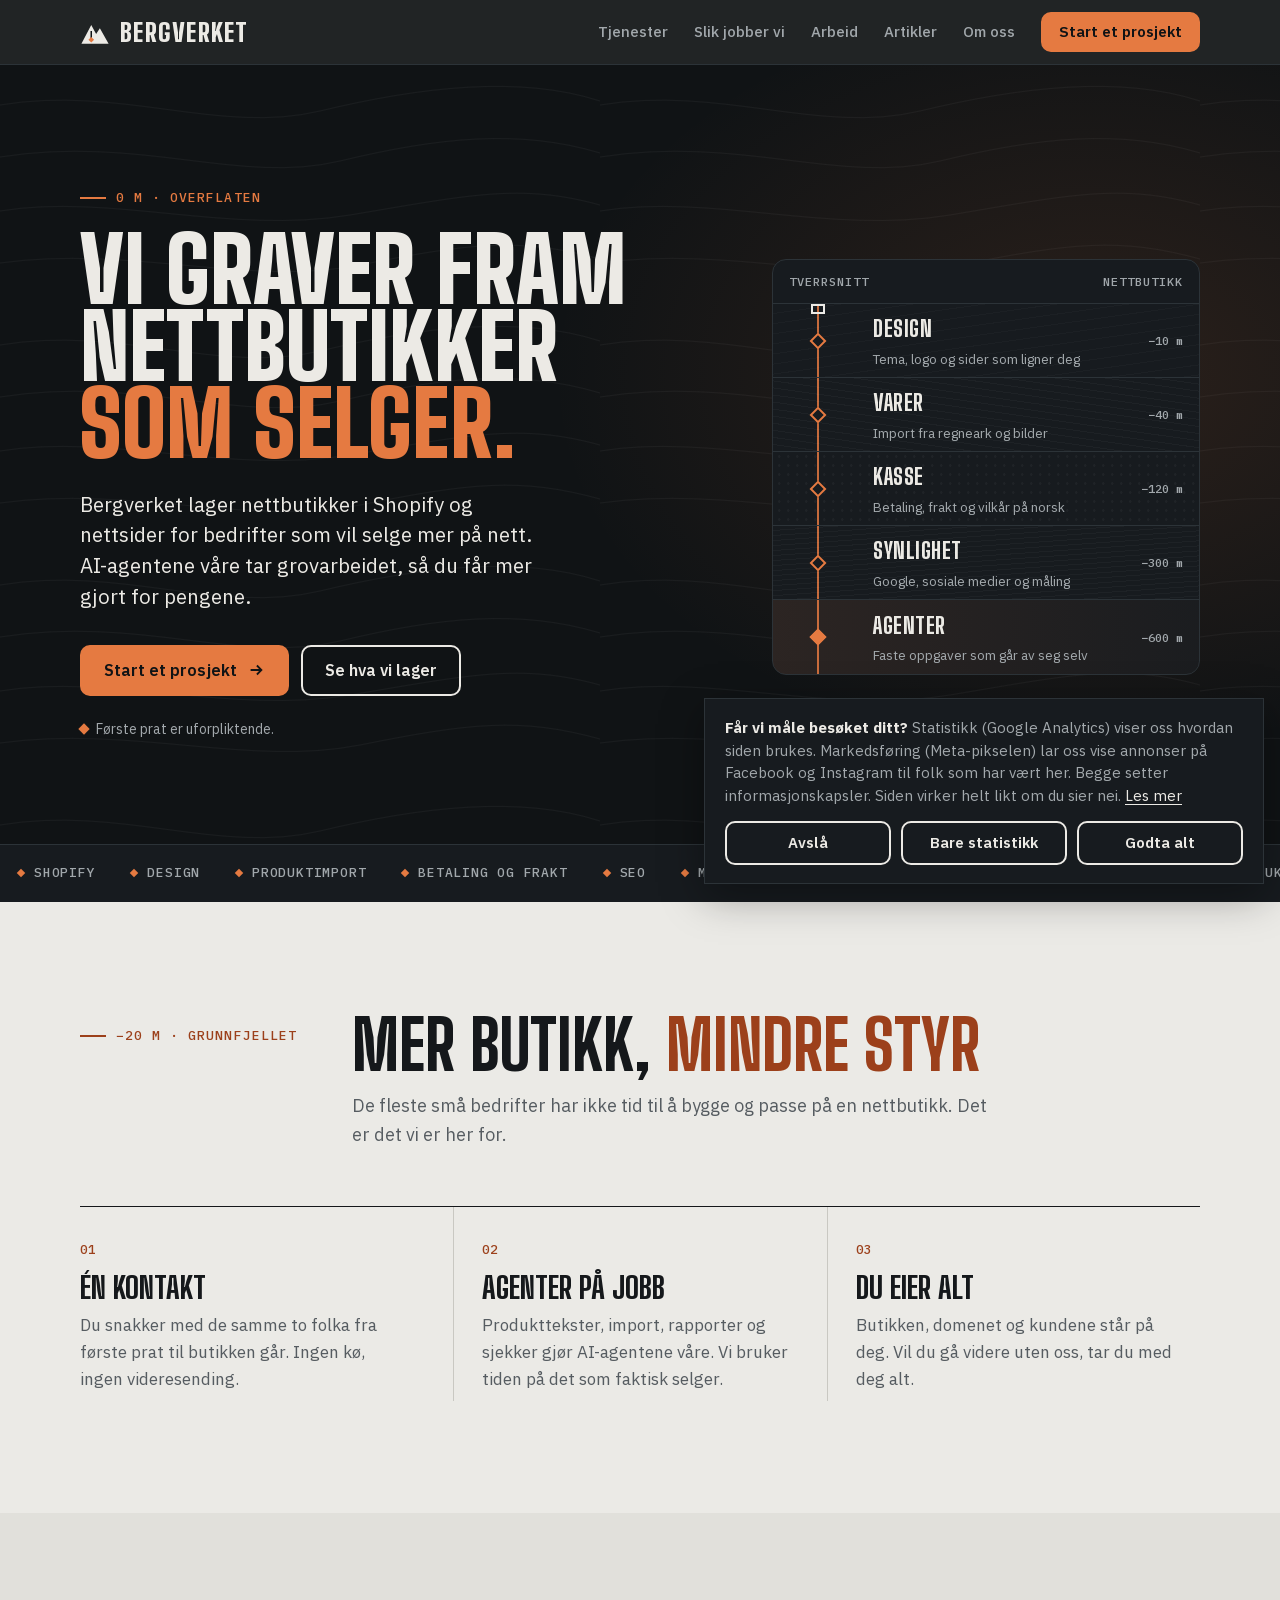
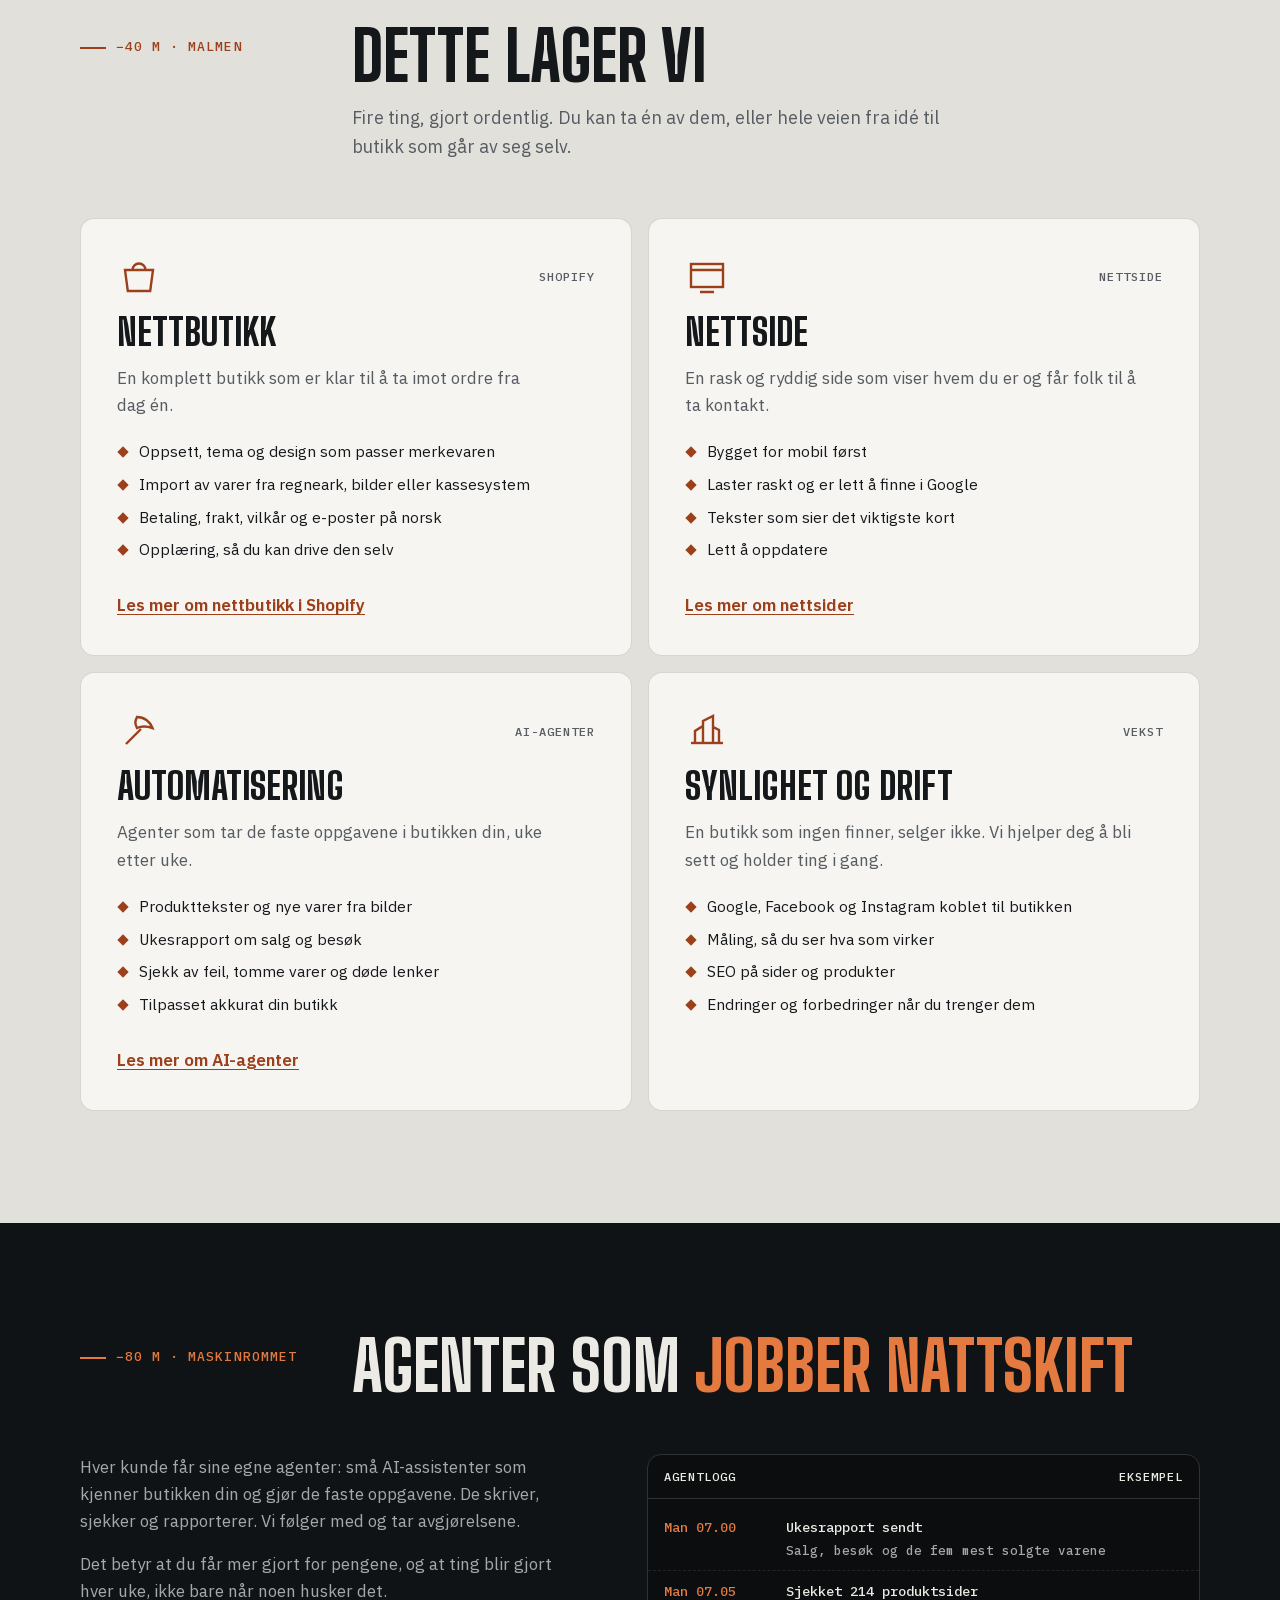
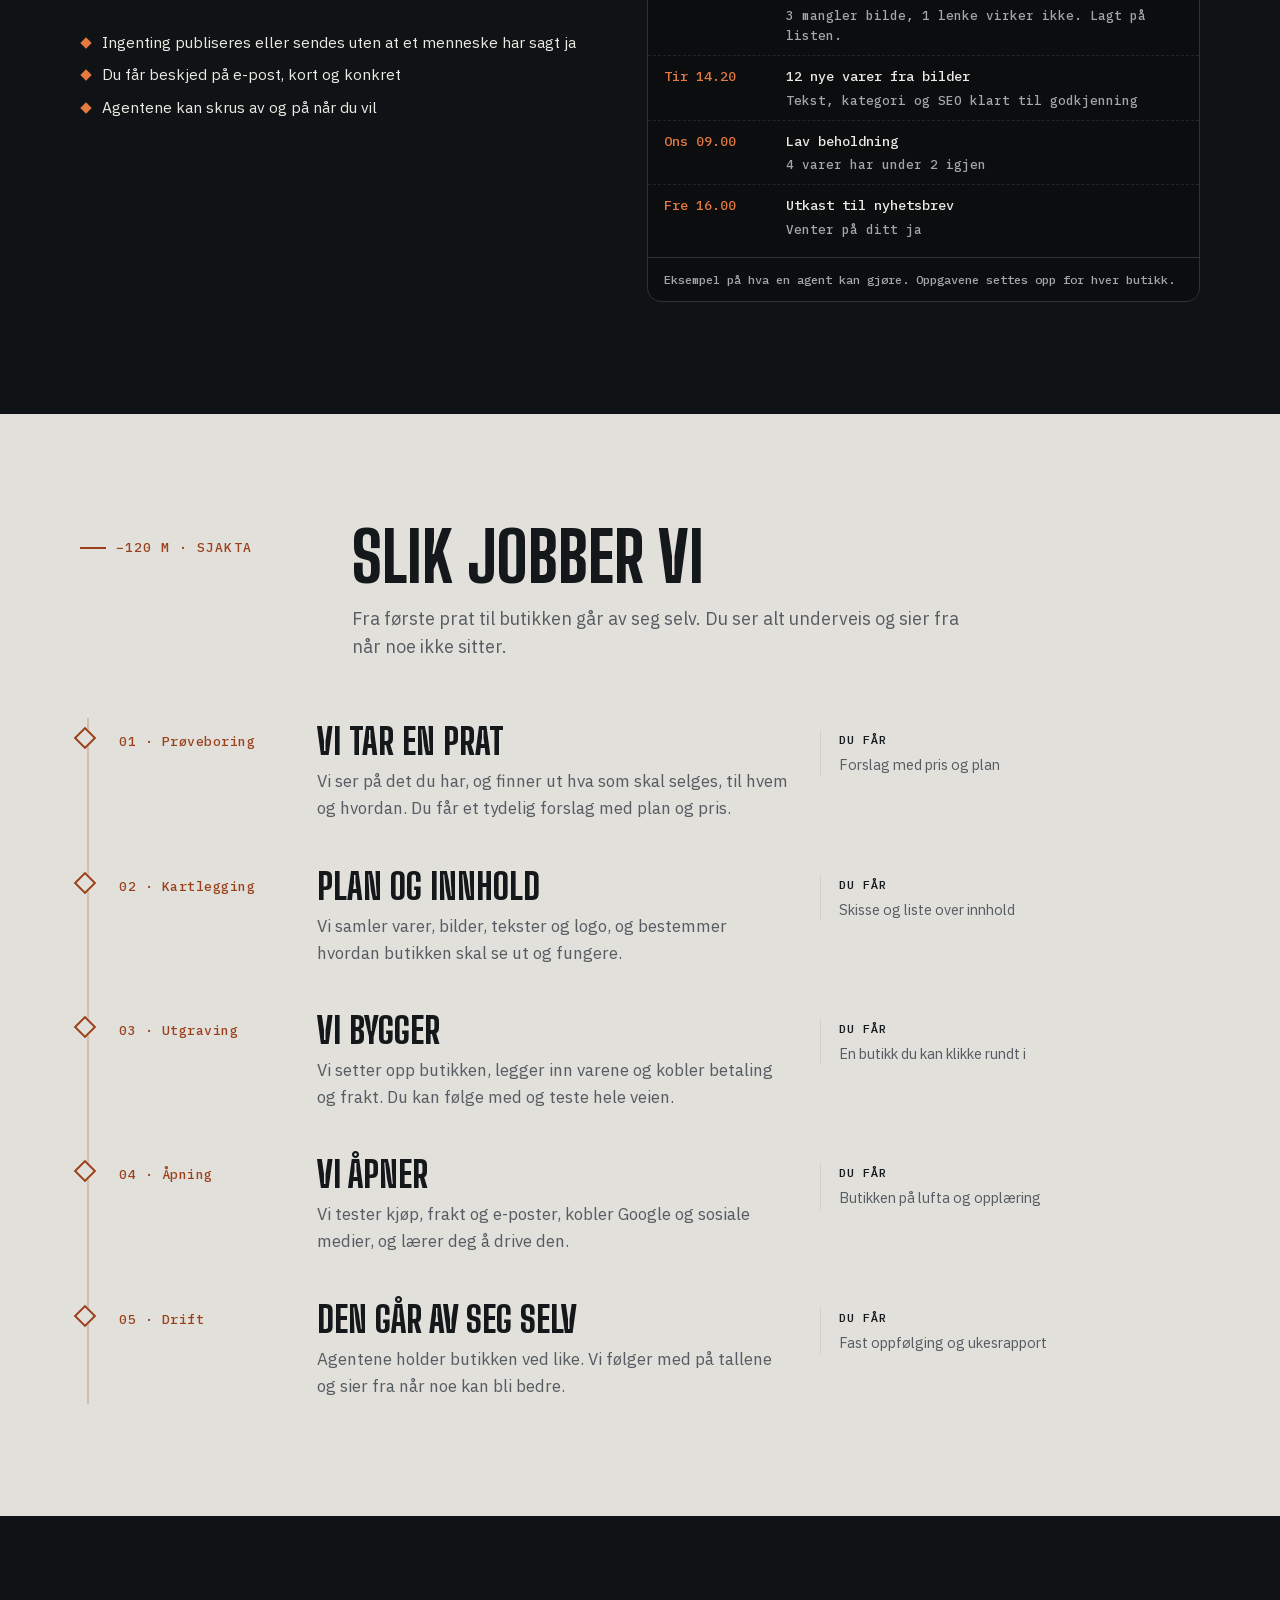
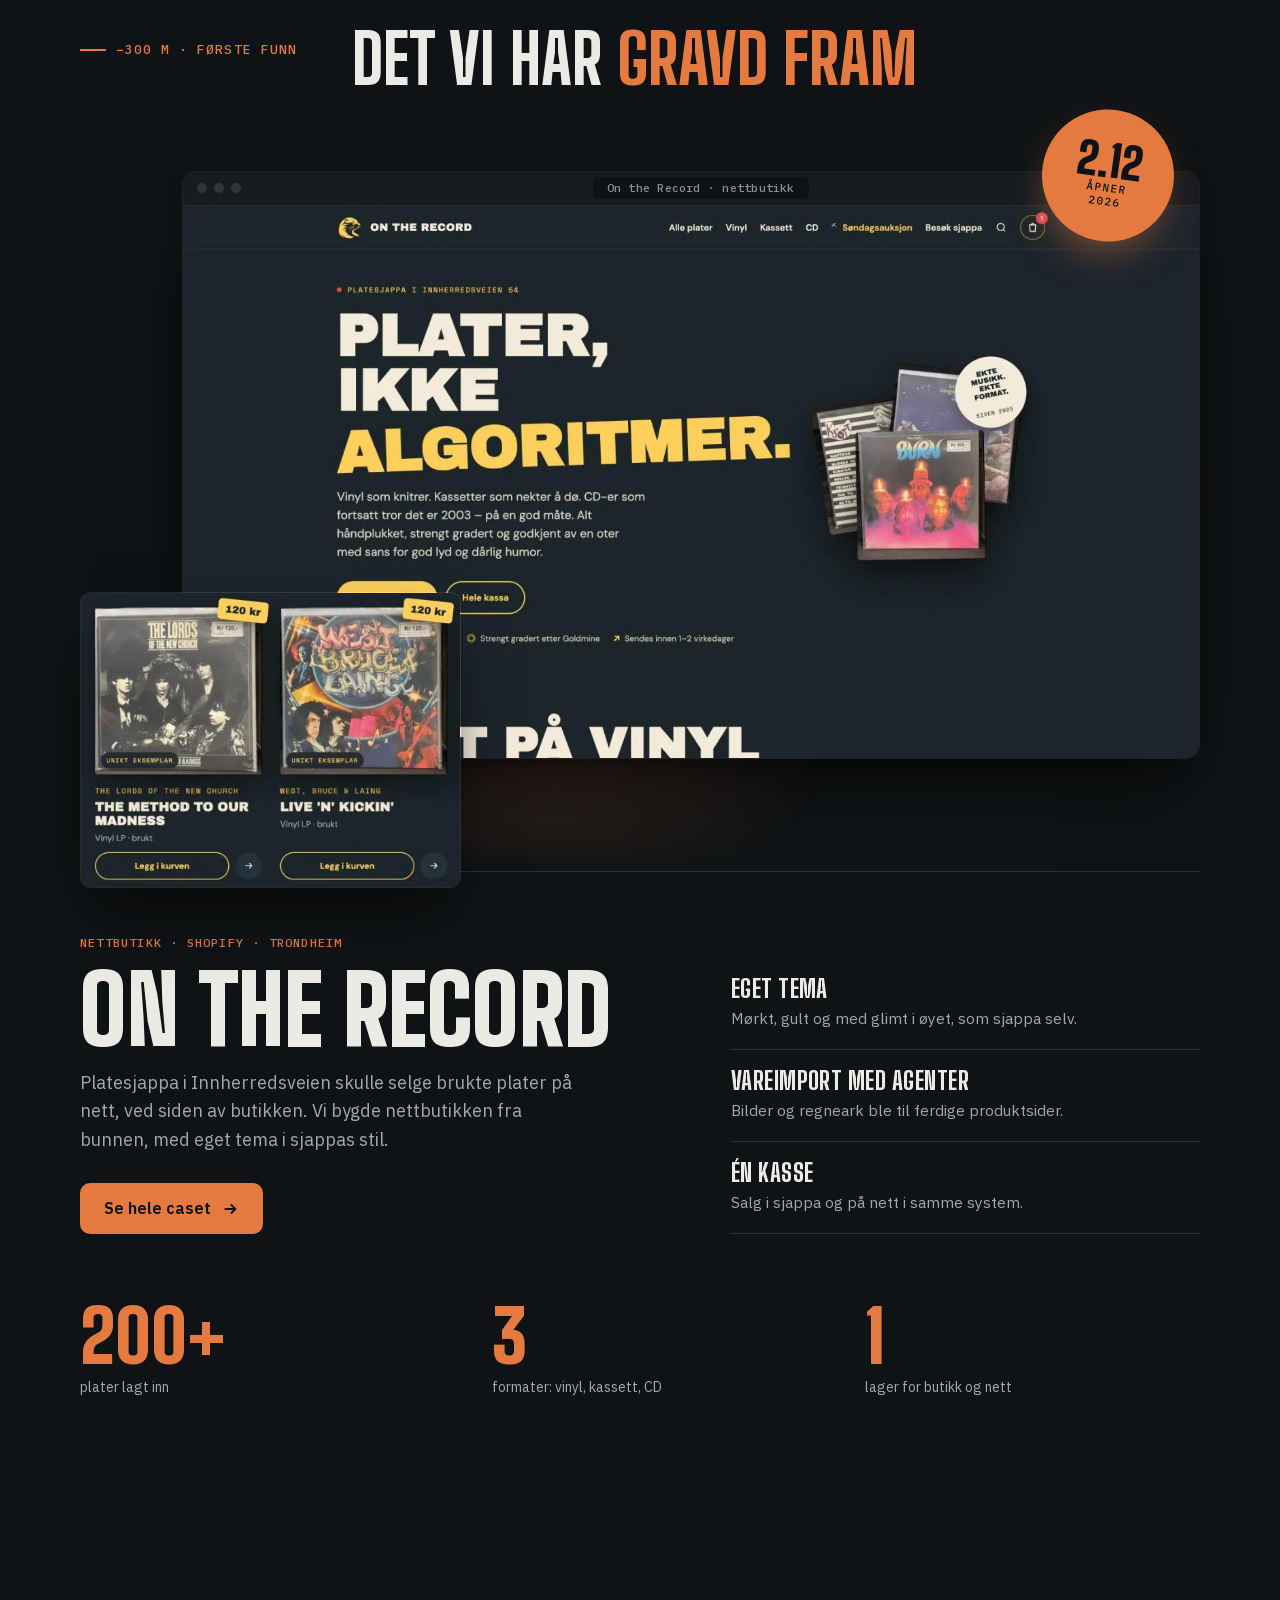
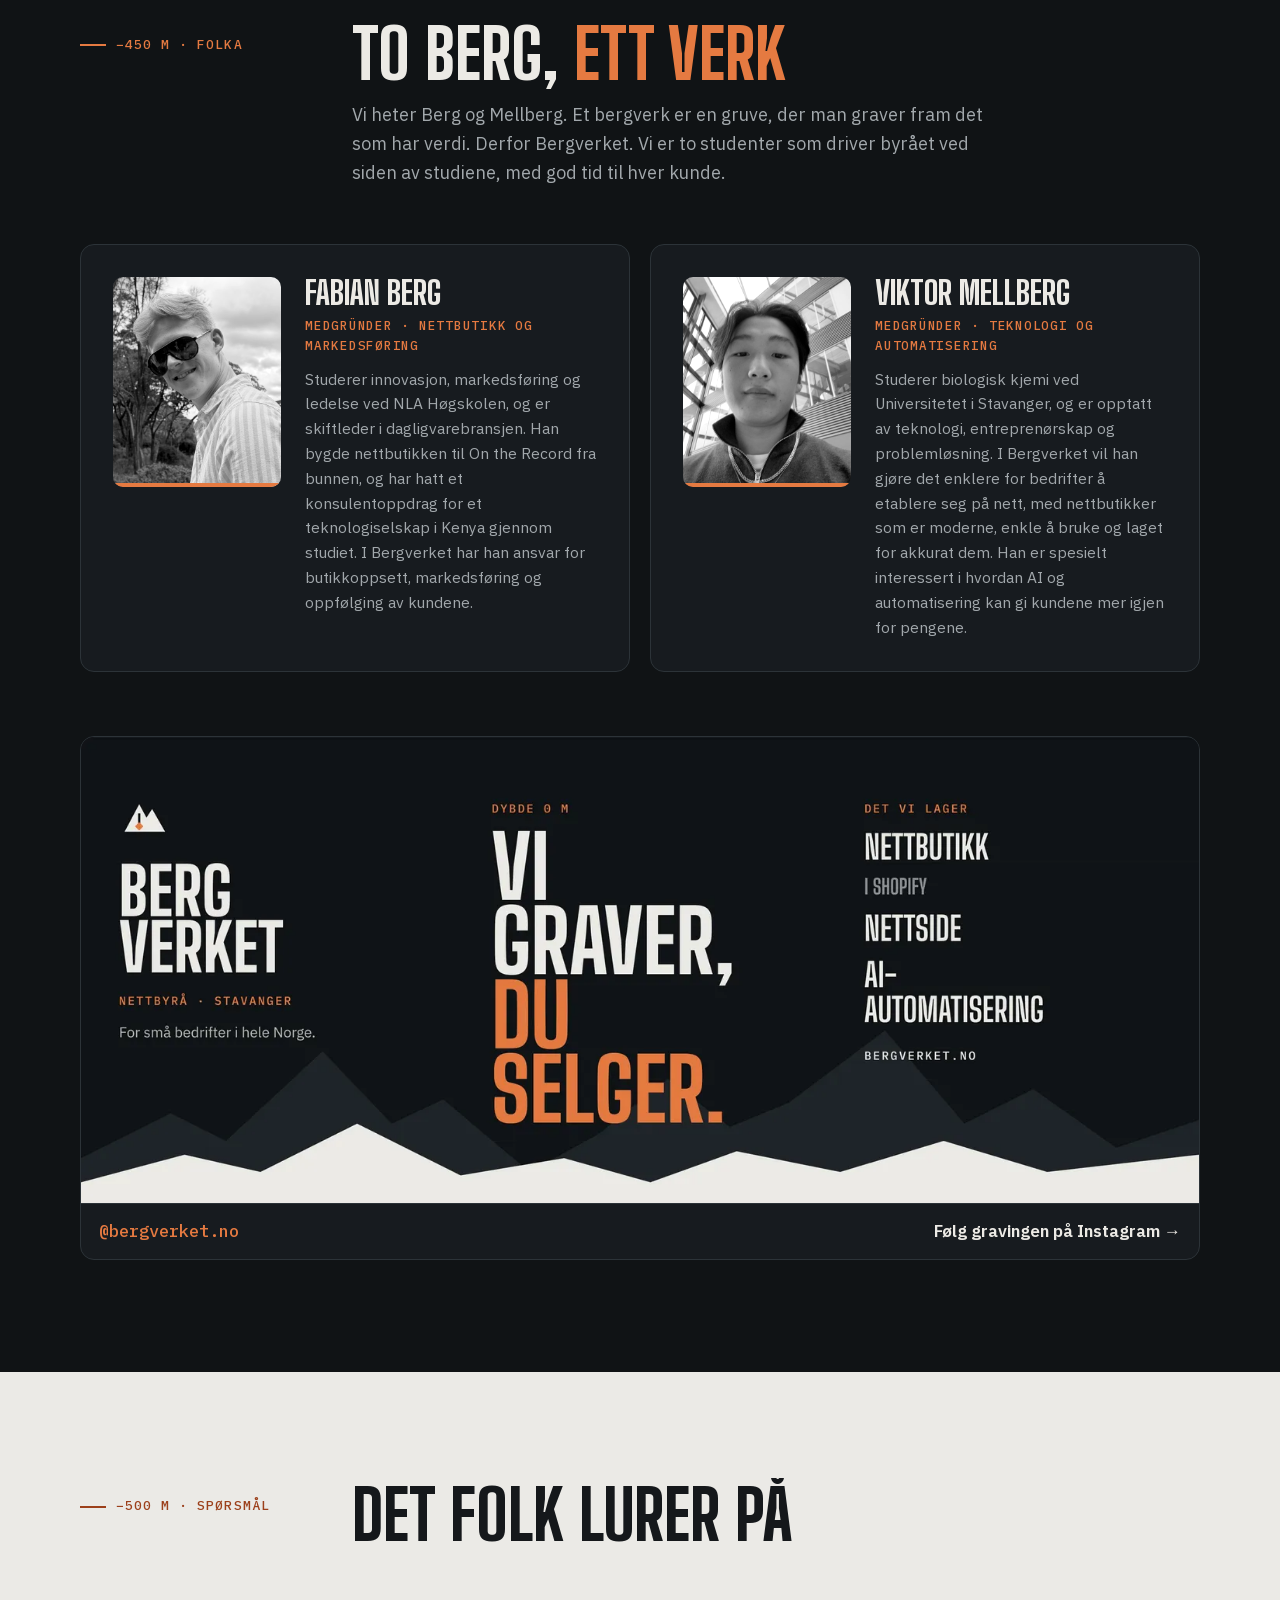
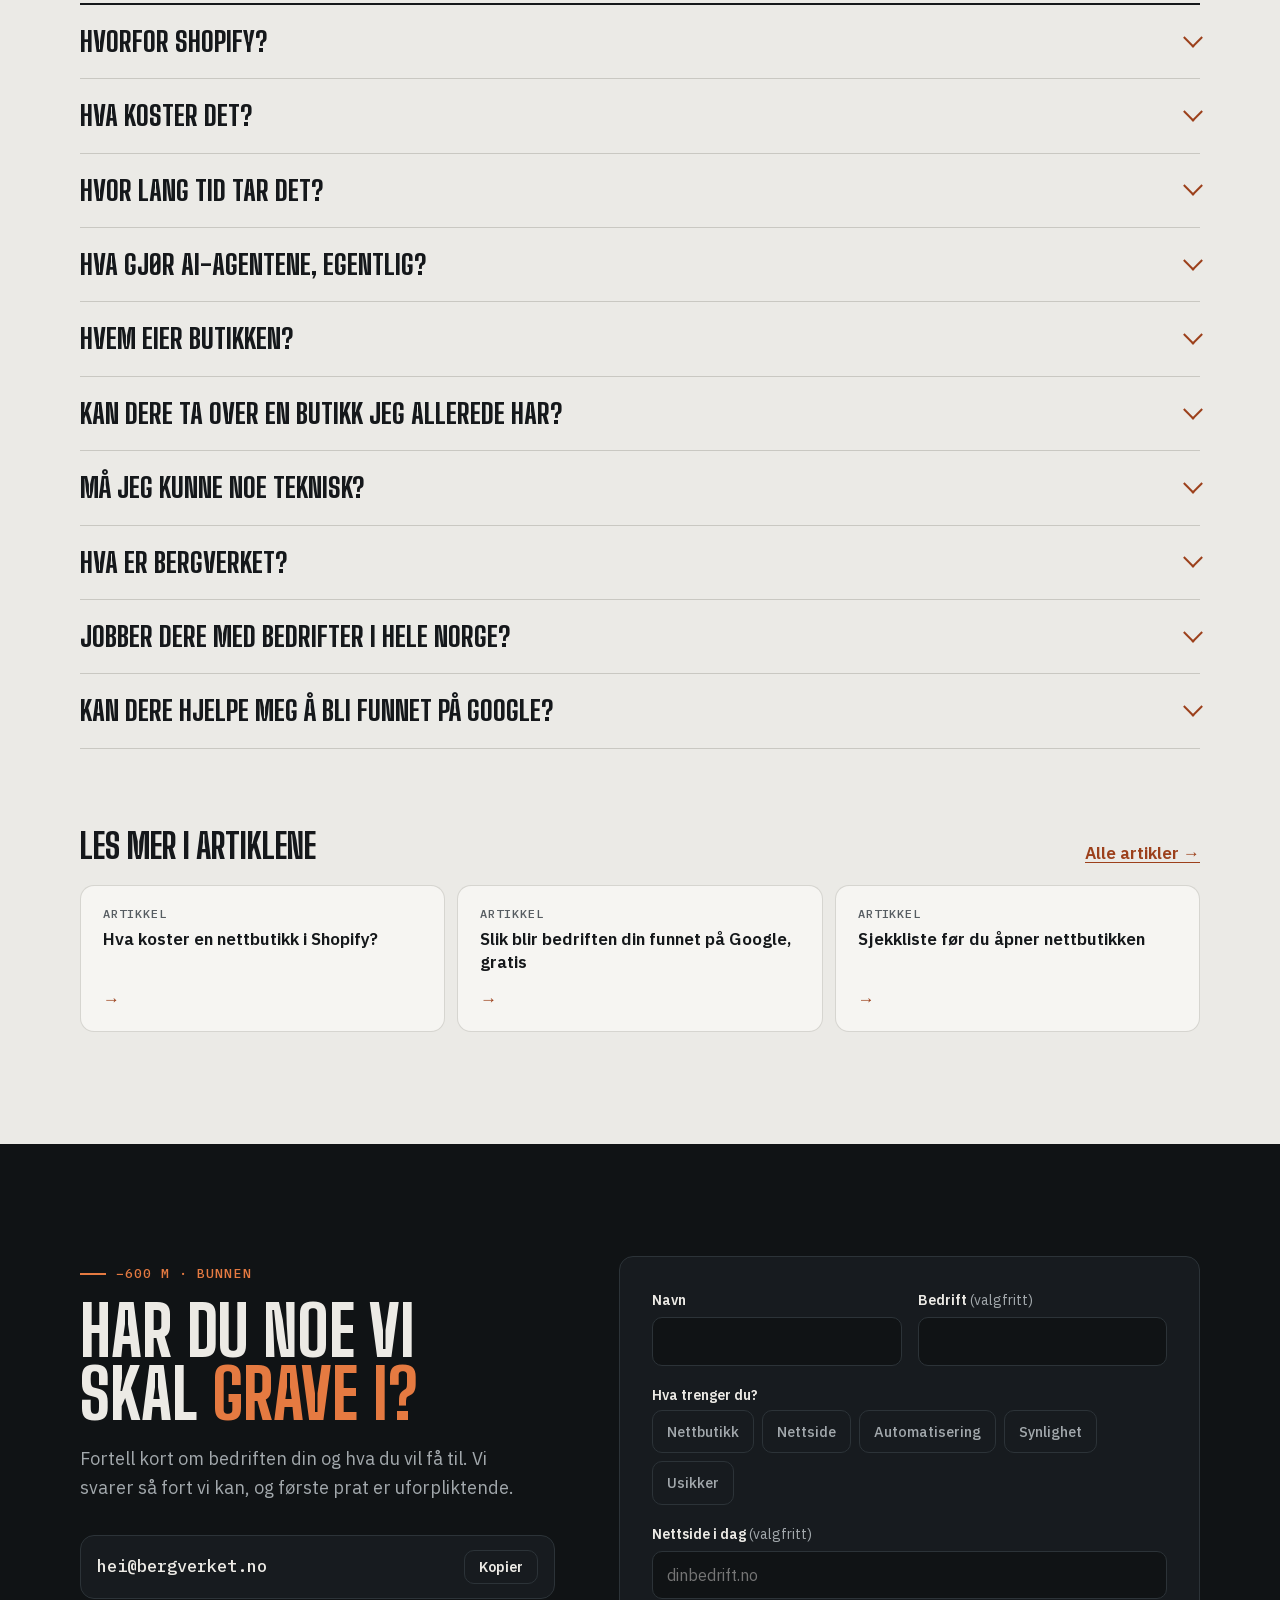
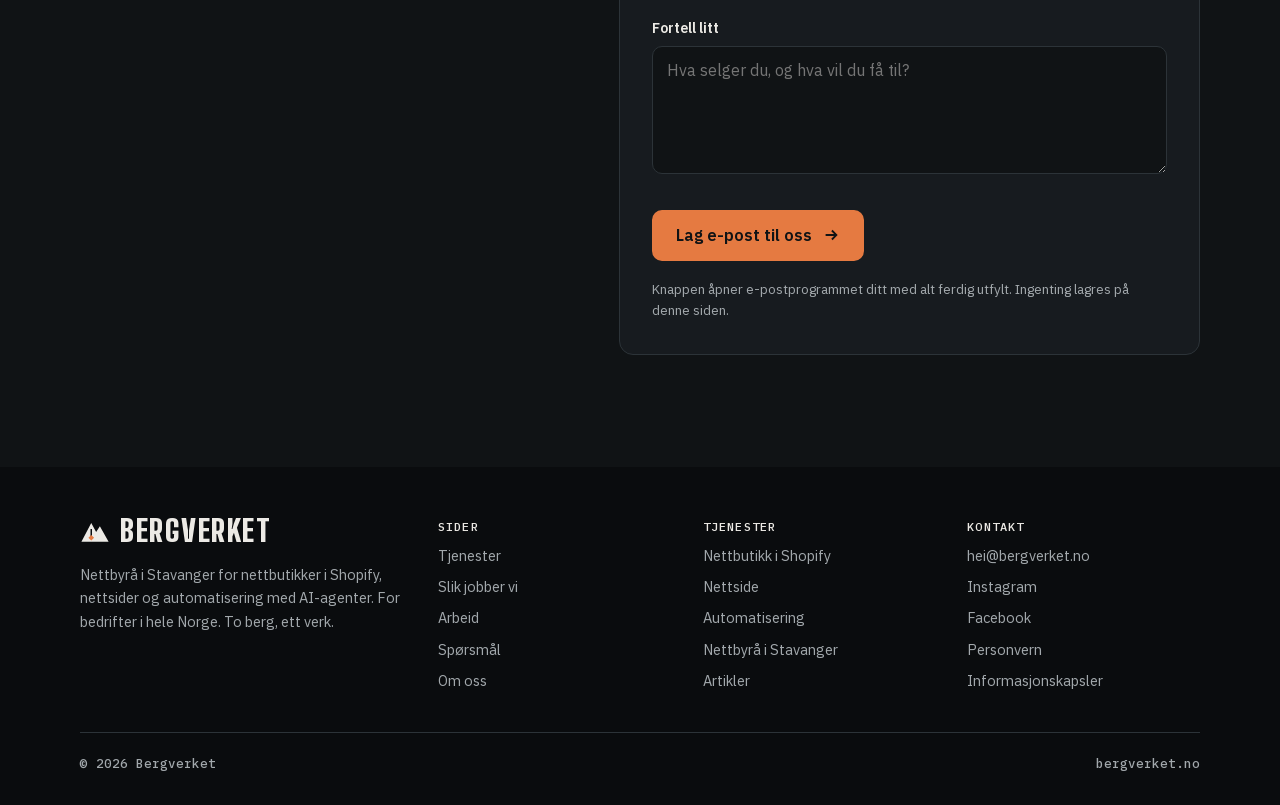
<file: index.html>
<!doctype html>
<html lang="nb">
<head>
<meta charset="utf-8">
<meta name="viewport" content="width=device-width, initial-scale=1, viewport-fit=cover">
<title>Bergverket · Nettbyrå for nettbutikk i Shopify og nettside</title>
<meta name="description" content="Bergverket er et nettbyrå i Stavanger som lager nettbutikker i Shopify og nettsider for små bedrifter i hele Norge. AI-agenter tar grovarbeidet, så du får mer gjort for pengene.">
<link rel="canonical" href="https://bergverket.no/">
<meta name="robots" content="index, follow, max-image-preview:large, max-snippet:-1">
<meta name="author" content="Bergverket">
<meta name="theme-color" content="#101315">
<meta name="color-scheme" content="light dark">
<meta name="facebook-domain-verification" content="rm1vb88ckuso3qtg62cui2z7q3zsfn">
<meta property="og:type" content="website">
<meta property="og:locale" content="nb_NO">
<meta property="og:site_name" content="Bergverket">
<meta property="og:title" content="Bergverket · Vi graver fram nettbutikker som selger">
<meta property="og:description" content="Norsk nettbyrå: nettbutikker i Shopify, nettsider og AI-agenter som holder butikken i gang. To berg, ett verk.">
<meta property="og:url" content="https://bergverket.no/">
<meta property="og:image" content="https://bergverket.no/assets/og.jpg">
<meta property="og:image:width" content="1200">
<meta property="og:image:height" content="630">
<meta property="og:image:alt" content="Bergverket. Vi graver fram nettbutikker som selger.">
<meta name="twitter:card" content="summary_large_image">
<link rel="alternate" type="text/plain" href="https://bergverket.no/llms.txt" title="Bergverket for språkmodeller">
<link rel="icon" href="favicon.svg" type="image/svg+xml">
<link rel="icon" href="favicon-32.png" sizes="32x32" type="image/png">
<link rel="apple-touch-icon" href="apple-touch-icon.png">
<link rel="manifest" href="site.webmanifest">
<link rel="preload" href="assets/fonts/big-shoulders.woff2" as="font" type="font/woff2" crossorigin>
<link rel="preload" href="assets/fonts/plex-sans.woff2" as="font" type="font/woff2" crossorigin>
<script>document.documentElement.className+=" js"</script>
<link rel="stylesheet" href="assets/site.css">
<script type="application/ld+json">
{
  "@context": "https://schema.org",
  "@graph": [
    {
      "@type": "ProfessionalService",
      "@id": "https://bergverket.no/#org",
      "name": "Bergverket",
      "alternateName": "Bergverket nettbyrå",
      "url": "https://bergverket.no/",
      "logo": "https://bergverket.no/icon-512.png",
      "image": "https://bergverket.no/assets/og.jpg",
      "email": "hei@bergverket.no",
      "sameAs": ["https://www.instagram.com/bergverket.no/", "https://www.facebook.com/bergverket.no"],
      "slogan": "Vi graver fram nettbutikker som selger.",
      "description": "Bergverket er et nettbyrå i Stavanger som lager nettbutikker i Shopify, nettsider og automatisering med AI-agenter for små bedrifter i hele Norge.",
      "foundingDate": "2026",
      "areaServed": [
        {
          "@type": "Country",
          "name": "Norge"
        },
        {
          "@type": "City",
          "name": "Stavanger"
        },
        {
          "@type": "AdministrativeArea",
          "name": "Rogaland"
        }
      ],
      "availableLanguage": [
        "nb",
        "en"
      ],
      "founder": [
        {
          "@type": "Person",
          "@id": "https://bergverket.no/#fabian",
          "name": "Fabian Berg",
          "jobTitle": "Medgründer, nettbutikk og markedsføring"
        },
        {
          "@type": "Person",
          "@id": "https://bergverket.no/#viktor",
          "name": "Viktor Mellberg",
          "jobTitle": "Medgründer, teknologi og automatisering"
        }
      ],
      "knowsAbout": [
        "Shopify",
        "Nettbutikk",
        "Nettside",
        "Webdesign",
        "Søkemotoroptimalisering",
        "Netthandel",
        "Automatisering",
        "AI-agenter"
      ],
      "hasOfferCatalog": {
        "@type": "OfferCatalog",
        "name": "Tjenester",
        "itemListElement": [
          {
            "@type": "Offer",
            "itemOffered": {
              "@type": "Service",
              "name": "Nettbutikk i Shopify",
              "description": "Oppsett, tema og design, import av varer, betaling, frakt og vilkår på norsk, og opplæring.",
              "url": "https://bergverket.no/nettbutikk-shopify/"
            }
          },
          {
            "@type": "Offer",
            "itemOffered": {
              "@type": "Service",
              "name": "Nettside",
              "description": "Rask og mobilvennlig nettside som er lett å finne i Google.",
              "url": "https://bergverket.no/nettside/"
            }
          },
          {
            "@type": "Offer",
            "itemOffered": {
              "@type": "Service",
              "name": "Automatisering med AI-agenter",
              "description": "Agenter som skriver produkttekster, legger inn varer, sjekker butikken og lager ukesrapporter.",
              "url": "https://bergverket.no/automatisering/"
            }
          },
          {
            "@type": "Offer",
            "itemOffered": {
              "@type": "Service",
              "name": "Synlighet og drift",
              "description": "SEO, Google, Facebook og Instagram koblet til butikken, måling og løpende forbedringer."
            }
          }
        ]
      },
      "address": {
        "@type": "PostalAddress",
        "addressLocality": "Stavanger",
        "addressRegion": "Rogaland",
        "addressCountry": "NO"
      }
    },
    {
      "@type": "WebSite",
      "@id": "https://bergverket.no/#website",
      "url": "https://bergverket.no/",
      "name": "Bergverket",
      "inLanguage": "nb-NO",
      "publisher": {
        "@id": "https://bergverket.no/#org"
      }
    },
    {
      "@type": "WebPage",
      "@id": "https://bergverket.no/#webpage",
      "url": "https://bergverket.no/",
      "name": "Bergverket · Nettbyrå for nettbutikk i Shopify og nettside",
      "isPartOf": {
        "@id": "https://bergverket.no/#website"
      },
      "about": {
        "@id": "https://bergverket.no/#org"
      },
      "inLanguage": "nb-NO",
      "dateModified": "2026-11-26"
    },
    {
      "@type": "FAQPage",
      "@id": "https://bergverket.no/#faq",
      "isPartOf": {
        "@id": "https://bergverket.no/#webpage"
      },
      "mainEntity": [
        {
          "@type": "Question",
          "name": "Hvorfor Shopify?",
          "acceptedAnswer": {
            "@type": "Answer",
            "text": "Shopify tar seg av drift, sikkerhet og betaling, så du slipper å tenke på servere og oppdateringer. Det er enkelt å bruke selv, og det fungerer godt med norske betalings- og fraktløsninger."
          }
        },
        {
          "@type": "Question",
          "name": "Hva koster det?",
          "acceptedAnswer": {
            "@type": "Answer",
            "text": "Det kommer an på hva du trenger. Etter første prat får du et forslag med pris og plan, og vi starter ikke før du har sagt ja. Shopify, apper og domene betaler du selv, direkte til dem, så du ser hva alt koster."
          }
        },
        {
          "@type": "Question",
          "name": "Hvor lang tid tar det?",
          "acceptedAnswer": {
            "@type": "Answer",
            "text": "Det kommer an på hvor mange varer du har og hvor klart innholdet er. Du får en tidsplan sammen med tilbudet etter første prat."
          }
        },
        {
          "@type": "Question",
          "name": "Hva gjør AI-agentene, egentlig?",
          "acceptedAnswer": {
            "@type": "Answer",
            "text": "De gjør faste oppgaver som ellers tar mye tid: skriver produkttekster, legger inn varer, sjekker butikken for feil og lager rapporter. Et menneske ser over før noe blir publisert eller sendt."
          }
        },
        {
          "@type": "Question",
          "name": "Hvem eier butikken?",
          "acceptedAnswer": {
            "@type": "Answer",
            "text": "Du. Butikken, domenet og alle kontoer står i ditt navn. Vi får tilgang som medarbeidere, og du kan ta den fra oss når du vil."
          }
        },
        {
          "@type": "Question",
          "name": "Kan dere ta over en butikk jeg allerede har?",
          "acceptedAnswer": {
            "@type": "Answer",
            "text": "Ja. Vi kan forbedre en Shopify-butikk du har fra før, eller flytte varene dine over fra en annen løsning."
          }
        },
        {
          "@type": "Question",
          "name": "Må jeg kunne noe teknisk?",
          "acceptedAnswer": {
            "@type": "Answer",
            "text": "Nei. Du får opplæring i det du trenger for å drive butikken selv, og vi er der hvis noe er uklart."
          }
        },
        {
          "@type": "Question",
          "name": "Hva er Bergverket?",
          "acceptedAnswer": {
            "@type": "Answer",
            "text": "Bergverket er et norsk nettbyrå, startet i 2026 av Fabian Berg og Viktor Mellberg. Vi lager nettbutikker i Shopify og nettsider for små bedrifter, og bruker AI-agenter til faste oppgaver som produkttekster, vareimport og rapporter."
          }
        },
        {
          "@type": "Question",
          "name": "Jobber dere med bedrifter i hele Norge?",
          "acceptedAnswer": {
            "@type": "Answer",
            "text": "Ja. Vi holder til i Stavanger, men jobber digitalt, så det spiller ingen rolle hvor i landet du holder til. Bor du i Stavanger-området, kan vi gjerne møtes. Den første nettbutikken vi bygde, for platesjappa On the Record, ligger i Trondheim."
          }
        },
        {
          "@type": "Question",
          "name": "Kan dere hjelpe meg å bli funnet på Google?",
          "acceptedAnswer": {
            "@type": "Answer",
            "text": "Ja. Alt vi lager får SEO på sider og produkter, raske sider og riktig oppsett for Google. Vi kan også koble Google, Facebook og Instagram til butikken og måle hva som virker."
          }
        }
      ]
    }
  ]
}
</script>
<script type="application/ld+json">
{
 "@context": "https://schema.org",
 "@type": "FAQPage",
 "mainEntity": [
  {
   "@type": "Question",
   "name": "Hvorfor Shopify?",
   "acceptedAnswer": {
    "@type": "Answer",
    "text": "Shopify tar seg av drift, sikkerhet og betaling, så du slipper å tenke på servere og oppdateringer. Det er enkelt å bruke selv, og det fungerer godt med norske betalings- og fraktløsninger."
   }
  },
  {
   "@type": "Question",
   "name": "Hva koster det?",
   "acceptedAnswer": {
    "@type": "Answer",
    "text": "Det kommer an på hva du trenger. Etter første prat får du et forslag med pris og plan, og vi starter ikke før du har sagt ja. Shopify, apper og domene betaler du selv, direkte til dem, så du ser hva alt koster."
   }
  },
  {
   "@type": "Question",
   "name": "Hvor lang tid tar det?",
   "acceptedAnswer": {
    "@type": "Answer",
    "text": "Det kommer an på hvor mange varer du har og hvor klart innholdet er. Du får en tidsplan sammen med tilbudet etter første prat."
   }
  },
  {
   "@type": "Question",
   "name": "Hva gjør AI-agentene, egentlig?",
   "acceptedAnswer": {
    "@type": "Answer",
    "text": "De gjør faste oppgaver som ellers tar mye tid: skriver produkttekster, legger inn varer, sjekker butikken for feil og lager rapporter. Et menneske ser over før noe blir publisert eller sendt."
   }
  },
  {
   "@type": "Question",
   "name": "Hvem eier butikken?",
   "acceptedAnswer": {
    "@type": "Answer",
    "text": "Du. Butikken, domenet og alle kontoer står i ditt navn. Vi får tilgang som medarbeidere, og du kan ta den fra oss når du vil."
   }
  },
  {
   "@type": "Question",
   "name": "Kan dere ta over en butikk jeg allerede har?",
   "acceptedAnswer": {
    "@type": "Answer",
    "text": "Ja. Vi kan forbedre en Shopify-butikk du har fra før, eller flytte varene dine over fra en annen løsning."
   }
  },
  {
   "@type": "Question",
   "name": "Må jeg kunne noe teknisk?",
   "acceptedAnswer": {
    "@type": "Answer",
    "text": "Nei. Du får opplæring i det du trenger for å drive butikken selv, og vi er der hvis noe er uklart."
   }
  }
 ]
}
</script>
</head>
<body>
<a class="skip" href="#innhold">Hopp til innholdet</a>

<header class="top">
  <div class="wrap">
    <a class="mark" href="#top" aria-label="Bergverket, til toppen">
      <svg viewBox="0 0 32 32" aria-hidden="true"><path d="M1.5 28.5 12 8.5l5.2 9.6 4-6.1 9.3 16.5Z" fill="currentColor"/><path d="M11.2 15h1.6v8.6h-1.6Z" fill="#101315"/><path d="m12 21.3 3 3-3 3-3-3Z" fill="#e57a41"/></svg>
      Bergverket
    </a>
    <a class="btn btn--ore top-cta" href="#kontakt">Kontakt</a>
    <button class="menu-btn" type="button" aria-expanded="false" aria-controls="meny"><span aria-hidden="true"></span>Meny</button>
    <nav class="nav" id="meny" aria-label="Hovedmeny">
      <a href="#tjenester">Tjenester</a>
      <a href="#slik">Slik jobber vi</a>
      <a href="#arbeid" data-needs="arbeid">Arbeid</a>
      <a href="/artikler/">Artikler</a>
      <a href="#oss">Om oss</a>
      <a class="btn btn--ore" href="#kontakt">Start et prosjekt</a>
    </nav>
  </div>
</header>

<div class="gauge" aria-hidden="true">
  <span class="gauge__read" id="gaugeRead">0 m</span>
  <span class="gauge__rail" id="gaugeRail"></span>
  <span class="gauge__read" id="gaugeName">Overflaten</span>
</div>

<main id="innhold">

  <!-- 0 m · Overflaten -->
  <section class="hero dark" id="top" data-depth="0" data-name="Overflaten">
    <div class="wrap">
      <div>
        <div class="depth">0 m · Overflaten</div>
        <h1>Vi graver fram nett&shy;butikker <em>som selger.</em></h1>
        <p class="lead">Bergverket lager nettbutikker i Shopify og nettsider for bedrifter som vil selge mer på nett. AI-agentene våre tar grovarbeidet, så du får mer gjort for pengene.</p>
        <div class="ctas">
          <a class="btn btn--ore" href="#kontakt">Start et prosjekt
            <svg viewBox="0 0 20 20" fill="none" stroke="currentColor" stroke-width="2" aria-hidden="true"><path d="M4 10h11M11 5l5 5-5 5"/></svg></a>
          <a class="btn btn--ghost" href="#tjenester">Se hva vi lager</a>
        </div>
        <p class="note">Første prat er uforpliktende.</p>
      </div>

      <figure class="section-cut" aria-label="Tverrsnitt: det vi bygger, lag for lag">
        <figcaption class="section-cut__head"><span>Tverrsnitt</span><span>Nettbutikk</span></figcaption>
        <div class="cut-wrap">
        <ol class="cut">
          <li><b>Design<small>Tema, logo og sider som ligner deg</small></b><i>−10 m</i></li>
          <li><b>Varer<small>Import fra regneark og bilder</small></b><i>−40 m</i></li>
          <li><b>Kasse<small>Betaling, frakt og vilkår på norsk</small></b><i>−120 m</i></li>
          <li><b>Synlighet<small>Google, sosiale medier og måling</small></b><i>−300 m</i></li>
          <li><b>Agenter<small>Faste oppgaver som går av seg selv</small></b><i>−600 m</i></li>
        </ol>
        <span class="cage" aria-hidden="true"></span>
        </div>
      </figure>
    </div>
  </section>
  <div class="core dark" aria-label="Dette er med">
    <div class="wrap">
      <ul>
        <li>Shopify</li><li>Design</li><li>Produktimport</li><li>Betaling og frakt</li><li>SEO</li><li>Måling</li><li>Agenter</li><li>Drift</li>
      </ul>
    </div>
  </div>

  <!-- −20 m · Hvorfor -->
  <section class="layer light" id="hvorfor" data-depth="20" data-name="Grunnfjellet">
    <div class="wrap">
      <div class="layer-head">
        <div class="depth">−20 m · Grunnfjellet</div>
        <div>
          <h2>Mer butikk, <em>mindre styr</em></h2>
          <p>De fleste små bedrifter har ikke tid til å bygge og passe på en nettbutikk. Det er det vi er her for.</p>
        </div>
      </div>
      <div class="why stagger">
        <div>
          <span class="n">01</span>
          <h3>Én kontakt</h3>
          <p>Du snakker med de samme to folka fra første prat til butikken går. Ingen kø, ingen videresending.</p>
        </div>
        <div>
          <span class="n">02</span>
          <h3>Agenter på jobb</h3>
          <p>Produkttekster, import, rapporter og sjekker gjør AI-agentene våre. Vi bruker tiden på det som faktisk selger.</p>
        </div>
        <div>
          <span class="n">03</span>
          <h3>Du eier alt</h3>
          <p>Butikken, domenet og kundene står på deg. Vil du gå videre uten oss, tar du med deg alt.</p>
        </div>
      </div>
    </div>
  </section>

  <div class="strata" aria-hidden="true"></div>

  <!-- −40 m · Tjenester -->
  <section class="layer light-2" id="tjenester" data-depth="40" data-name="Malmen">
    <div class="wrap">
      <div class="layer-head">
        <div class="depth">−40 m · Malmen</div>
        <div>
          <h2>Dette lager vi</h2>
          <p>Fire ting, gjort ordentlig. Du kan ta én av dem, eller hele veien fra idé til butikk som går av seg selv.</p>
        </div>
      </div>
      <div class="services stagger">
        <article class="svc">
          <div class="svc__top">
            <svg class="ico" viewBox="0 0 44 44" fill="none" stroke="currentColor" stroke-width="2.4" aria-hidden="true"><path d="M8 15h28l-2.8 21H10.8Z"/><path d="M15.5 15a6.5 6.5 0 0 1 13 0"/></svg>
            <span class="tag">Shopify</span>
          </div>
          <h3>Nettbutikk</h3>
          <p>En komplett butikk som er klar til å ta imot ordre fra dag én.</p>
          <ul class="ticks">
            <li>Oppsett, tema og design som passer merkevaren</li>
            <li>Import av varer fra regneark, bilder eller kassesystem</li>
            <li>Betaling, frakt, vilkår og e-poster på norsk</li>
            <li>Opplæring, så du kan drive den selv</li>
          </ul>
          <a class="more" href="/nettbutikk-shopify/">Les mer om nettbutikk i Shopify</a>
        </article>
        <article class="svc">
          <div class="svc__top">
            <svg class="ico" viewBox="0 0 44 44" fill="none" stroke="currentColor" stroke-width="2.4" aria-hidden="true"><rect x="6" y="9" width="32" height="23"/><path d="M6 15h32M15 37h14"/></svg>
            <span class="tag">Nettside</span>
          </div>
          <h3>Nettside</h3>
          <p>En rask og ryddig side som viser hvem du er og får folk til å ta kontakt.</p>
          <ul class="ticks">
            <li>Bygget for mobil først</li>
            <li>Laster raskt og er lett å finne i Google</li>
            <li>Tekster som sier det viktigste kort</li>
            <li>Lett å oppdatere</li>
          </ul>
          <a class="more" href="/nettside/">Les mer om nettsider</a>
        </article>
        <article class="svc">
          <div class="svc__top">
            <svg class="ico" viewBox="0 0 44 44" fill="none" stroke="currentColor" stroke-width="2.4" aria-hidden="true"><path d="M9 35 24 20"/><path d="M20 8c7 0 13 4.5 15.5 11-6.5-2.2-11-2.2-15.5 0-2.2-4.4-2.2-6.6 0-11Z"/></svg>
            <span class="tag">AI-agenter</span>
          </div>
          <h3>Automatisering</h3>
          <p>Agenter som tar de faste oppgavene i butikken din, uke etter uke.</p>
          <ul class="ticks">
            <li>Produkttekster og nye varer fra bilder</li>
            <li>Ukesrapport om salg og besøk</li>
            <li>Sjekk av feil, tomme varer og døde lenker</li>
            <li>Tilpasset akkurat din butikk</li>
          </ul>
          <a class="more" href="/automatisering/">Les mer om AI-agenter</a>
        </article>
        <article class="svc">
          <div class="svc__top">
            <svg class="ico" viewBox="0 0 44 44" fill="none" stroke="currentColor" stroke-width="2.4" aria-hidden="true"><path d="M6 34h32"/><path d="M10 34V22l8-5v17M18 34V12l10-5v27M28 34V18l6 3v13"/></svg>
            <span class="tag">Vekst</span>
          </div>
          <h3>Synlighet og drift</h3>
          <p>En butikk som ingen finner, selger ikke. Vi hjelper deg å bli sett og holder ting i gang.</p>
          <ul class="ticks">
            <li>Google, Facebook og Instagram koblet til butikken</li>
            <li>Måling, så du ser hva som virker</li>
            <li>SEO på sider og produkter</li>
            <li>Endringer og forbedringer når du trenger dem</li>
          </ul>
        </article>
      </div>
    </div>
  </section>

  <div class="strata strata--rock" aria-hidden="true"></div>

  <!-- −80 m · Agentene -->
  <section class="layer dark" id="agenter" data-depth="80" data-name="Maskinrommet">
    <div class="wrap">
      <div class="layer-head">
        <div class="depth">−80 m · Maskinrommet</div>
        <div>
          <h2>Agenter som <em>jobber nattskift</em></h2>
        </div>
      </div>
      <div class="agents">
        <div class="copy reveal">
          <p>Hver kunde får sine egne agenter: små AI-assistenter som kjenner butikken din og gjør de faste oppgavene. De skriver, sjekker og rapporterer. Vi følger med og tar avgjørelsene.</p>
          <p>Det betyr at du får mer gjort for pengene, og at ting blir gjort hver uke, ikke bare når noen husker det.</p>
          <ul class="ticks">
            <li>Ingenting publiseres eller sendes uten at et menneske har sagt ja</li>
            <li>Du får beskjed på e-post, kort og konkret</li>
            <li>Agentene kan skrus av og på når du vil</li>
          </ul>
        </div>
        <div class="log reveal" role="group" aria-label="Eksempel på en uke med agenter">
          <div class="log__bar"><span>Agentlogg</span><span>Eksempel</span></div>
          <ol>
            <li><time>Man 07.00</time><span>Ukesrapport sendt<em>Salg, besøk og de fem mest solgte varene</em></span></li>
            <li><time>Man 07.05</time><span>Sjekket 214 produktsider<em>3 mangler bilde, 1 lenke virker ikke. Lagt på listen.</em></span></li>
            <li><time>Tir 14.20</time><span>12 nye varer fra bilder<em>Tekst, kategori og SEO klart til godkjenning</em></span></li>
            <li><time>Ons 09.00</time><span>Lav beholdning<em>4 varer har under 2 igjen</em></span></li>
            <li><time>Fre 16.00</time><span>Utkast til nyhetsbrev<em>Venter på ditt ja</em></span></li>
          </ol>
          <div class="log__foot">Eksempel på hva en agent kan gjøre. Oppgavene settes opp for hver butikk.</div>
        </div>
      </div>
    </div>
  </section>

  <div class="strata" aria-hidden="true"></div>

  <!-- −120 m · Prosess -->
  <section class="layer light-2" id="slik" data-depth="120" data-name="Sjakta">
    <div class="wrap">
      <div class="layer-head">
        <div class="depth">−120 m · Sjakta</div>
        <div>
          <h2>Slik jobber vi</h2>
          <p>Fra første prat til butikken går av seg selv. Du ser alt underveis og sier fra når noe ikke sitter.</p>
        </div>
      </div>
      <ol class="shaft stagger">
        <li class="step">
          <div class="m">01 · Prøveboring</div>
          <div><h3>Vi tar en prat</h3><p>Vi ser på det du har, og finner ut hva som skal selges, til hvem og hvordan. Du får et tydelig forslag med plan og pris.</p></div>
          <div class="out"><b>Du får</b>Forslag med pris og plan</div>
        </li>
        <li class="step">
          <div class="m">02 · Kartlegging</div>
          <div><h3>Plan og innhold</h3><p>Vi samler varer, bilder, tekster og logo, og bestemmer hvordan butikken skal se ut og fungere.</p></div>
          <div class="out"><b>Du får</b>Skisse og liste over innhold</div>
        </li>
        <li class="step">
          <div class="m">03 · Utgraving</div>
          <div><h3>Vi bygger</h3><p>Vi setter opp butikken, legger inn varene og kobler betaling og frakt. Du kan følge med og teste hele veien.</p></div>
          <div class="out"><b>Du får</b>En butikk du kan klikke rundt i</div>
        </li>
        <li class="step">
          <div class="m">04 · Åpning</div>
          <div><h3>Vi åpner</h3><p>Vi tester kjøp, frakt og e-poster, kobler Google og sosiale medier, og lærer deg å drive den.</p></div>
          <div class="out"><b>Du får</b>Butikken på lufta og opplæring</div>
        </li>
        <li class="step">
          <div class="m">05 · Drift</div>
          <div><h3>Den går av seg selv</h3><p>Agentene holder butikken ved like. Vi følger med på tallene og sier fra når noe kan bli bedre.</p></div>
          <div class="out"><b>Du får</b>Fast oppfølging og ukesrapport</div>
        </li>
      </ol>
    </div>
  </section>

  <!-- CASE: On the Record. Trond sa ja 25.11.2026.
       Fjern alt fra CASE-START til CASE-SLUTT for å ta den bort. Menylenken «Arbeid» skjules da av seg selv. -->
  <!-- CASE-START -->
  <div class="strata strata--rock" aria-hidden="true"></div>
  <section class="layer dark" id="arbeid" data-depth="300" data-name="Første funn">
    <div class="wrap">
      <div class="layer-head">
        <div class="depth">−300 m · Første funn</div>
        <div>
          <h2>Det vi har <em>gravd fram</em></h2>
        </div>
      </div>
      <article class="sc">
        <div class="sc__stage reveal" aria-hidden="true">
          <div class="sc__glow"></div>
          <figure class="browser sc__main">
            <div class="browser__bar"><i></i><i></i><i></i><span>On the Record · nettbutikk</span></div>
            <picture><source srcset="assets/arbeid/otr-forside-800.webp 800w, assets/arbeid/otr-forside.webp 1493w" sizes="(max-width: 880px) 92vw, 900px" type="image/webp"><img src="assets/arbeid/otr-forside.jpg" alt="" width="1493" height="812" loading="lazy" decoding="async"></picture>
          </figure>
          <figure class="sc__float" data-par="-0.06">
            <picture><source srcset="assets/arbeid/otr-plater.webp" type="image/webp"><img src="assets/arbeid/otr-plater.jpg" alt="" width="546" height="424" loading="lazy" decoding="async"></picture>
          </figure>
          <div class="sc__badge" data-par="0.05"><b>2.12</b><span>Åpner<br>2026</span></div>
        </div>
        <div class="sc__info">
          <div class="sc__title reveal">
            <span class="tag">Nettbutikk · Shopify · Trondheim</span>
            <h3>On the Record</h3>
            <p>Platesjappa i Innherredsveien skulle selge brukte plater på nett, ved siden av butikken. Vi bygde nettbutikken fra bunnen, med eget tema i sjappas stil.</p>
            <p class="case__more"><a class="btn btn--ore" href="/arbeid/on-the-record/">Se hele caset
              <svg viewBox="0 0 20 20" fill="none" stroke="currentColor" stroke-width="2" aria-hidden="true"><path d="M4 10h11M11 5l5 5-5 5"/></svg></a></p>
          </div>
          <ul class="sc__list stagger">
            <li><b>Eget tema</b><span>Mørkt, gult og med glimt i øyet, som sjappa selv.</span></li>
            <li><b>Vareimport med agenter</b><span>Bilder og regneark ble til ferdige produktsider.</span></li>
            <li><b>Én kasse</b><span>Salg i sjappa og på nett i samme system.</span></li>
          </ul>
          <div class="facts stagger">
            <div class="fact"><b>200+</b><span>plater lagt inn</span></div>
            <div class="fact"><b>3</b><span>formater: vinyl, kassett, CD</span></div>
            <div class="fact"><b>1</b><span>lager for butikk og nett</span></div>
          </div>
        </div>
      </article>
    </div>
  </section>
  <!-- CASE-SLUTT -->

  <div class="strata strata--rock" aria-hidden="true"></div>

  <!-- −450 m · Folka -->
  <section class="layer dark" id="oss" data-depth="450" data-name="Folka">
    <div class="wrap">
      <div class="layer-head">
        <div class="depth">−450 m · Folka</div>
        <div>
          <h2>To berg, <em>ett verk</em></h2>
          <p>Vi heter Berg og Mellberg. Et bergverk er en gruve, der man graver fram det som har verdi. Derfor Bergverket. Vi er to studenter som driver byrået ved siden av studiene, med god tid til hver kunde.</p>
        </div>
      </div>
      <div class="duo stagger">
        <article class="person">
          <div class="portrait"><img src="assets/fabian.jpg" alt="Fabian Berg" width="480" height="600" loading="lazy" decoding="async"></div>
          <div>
            <h3>Fabian Berg</h3>
            <div class="role">Medgründer · Nettbutikk og markedsføring</div>
            <p>Studerer innovasjon, markedsføring og ledelse ved NLA Høgskolen, og er skiftleder i dagligvarebransjen. Han bygde nettbutikken til On the Record fra bunnen, og har hatt et konsulentoppdrag for et teknologiselskap i Kenya gjennom studiet. I Bergverket har han ansvar for butikkoppsett, markedsføring og oppfølging av kundene.</p>
          </div>
        </article>
        <article class="person">
          <div class="portrait"><img src="assets/viktor.jpg" alt="Viktor Mellberg" width="480" height="600" loading="lazy" decoding="async"></div>
          <div>
            <h3>Viktor Mellberg</h3>
            <div class="role">Medgründer · Teknologi og automatisering</div>
            <p>Studerer biologisk kjemi ved Universitetet i Stavanger, og er opptatt av teknologi, entreprenørskap og problemløsning. I Bergverket vil han gjøre det enklere for bedrifter å etablere seg på nett, med nettbutikker som er moderne, enkle å bruke og laget for akkurat dem. Han er spesielt interessert i hvordan AI og automatisering kan gi kundene mer igjen for pengene.</p>
          </div>
        </article>
      </div>
      <a class="ig reveal" href="https://www.instagram.com/bergverket.no/" rel="me noopener">
        <picture>
          <source srcset="assets/instagram/banner.webp" type="image/webp">
          <img src="assets/instagram/banner.jpg" alt="Bergverket på Instagram: Vi graver, du selger. Nettbutikk i Shopify, nettside og AI-automatisering." width="1440" height="600" loading="lazy" decoding="async">
        </picture>
        <span class="ig__bar"><span class="ig__at">@bergverket.no</span><span>Følg gravingen på Instagram <span aria-hidden="true">→</span></span></span>
      </a>
    </div>
  </section>

  <div class="strata" aria-hidden="true"></div>

  <!-- −500 m · Spørsmål -->
  <section class="layer light" id="sporsmal" data-depth="500" data-name="Spørsmål">
    <div class="wrap">
      <div class="layer-head">
        <div class="depth">−500 m · Spørsmål</div>
        <div><h2>Det folk lurer på</h2></div>
      </div>
      <div class="faq reveal">
        <details>
          <summary>Hvorfor Shopify?</summary>
          <div class="a"><p>Shopify tar seg av drift, sikkerhet og betaling, så du slipper å tenke på servere og oppdateringer. Det er enkelt å bruke selv, og det fungerer godt med norske betalings- og fraktløsninger.</p></div>
        </details>
        <details>
          <summary>Hva koster det?</summary>
          <div class="a"><p>Det kommer an på hva du trenger. Etter første prat får du et forslag med pris og plan, og vi starter ikke før du har sagt ja. Shopify, apper og domene betaler du selv, direkte til dem, så du ser hva alt koster.</p></div>
        </details>
        <details>
          <summary>Hvor lang tid tar det?</summary>
          <div class="a"><p>Det kommer an på hvor mange varer du har og hvor klart innholdet er. Du får en tidsplan sammen med tilbudet etter første prat.</p></div>
        </details>
        <details>
          <summary>Hva gjør AI-agentene, egentlig?</summary>
          <div class="a"><p>De gjør faste oppgaver som ellers tar mye tid: skriver produkttekster, legger inn varer, sjekker butikken for feil og lager rapporter. Et menneske ser over før noe blir publisert eller sendt.</p></div>
        </details>
        <details>
          <summary>Hvem eier butikken?</summary>
          <div class="a"><p>Du. Butikken, domenet og alle kontoer står i ditt navn. Vi får tilgang som medarbeidere, og du kan ta den fra oss når du vil.</p></div>
        </details>
        <details>
          <summary>Kan dere ta over en butikk jeg allerede har?</summary>
          <div class="a"><p>Ja. Vi kan forbedre en Shopify-butikk du har fra før, eller flytte varene dine over fra en annen løsning.</p></div>
        </details>
        <details>
          <summary>Må jeg kunne noe teknisk?</summary>
          <div class="a"><p>Nei. Du får opplæring i det du trenger for å drive butikken selv, og vi er der hvis noe er uklart.</p></div>
        </details>
        <details>
          <summary>Hva er Bergverket?</summary>
          <div class="a"><p>Bergverket er et norsk nettbyrå, startet i 2026 av Fabian Berg og Viktor Mellberg. Vi lager nettbutikker i Shopify og nettsider for små bedrifter, og bruker AI-agenter til faste oppgaver som produkttekster, vareimport og rapporter.</p></div>
        </details>
        <details>
          <summary>Jobber dere med bedrifter i hele Norge?</summary>
          <div class="a"><p>Ja. Vi holder til i Stavanger, men jobber digitalt, så det spiller ingen rolle hvor i landet du holder til. Bor du i Stavanger-området, kan vi gjerne møtes. Den første nettbutikken vi bygde, for platesjappa On the Record, ligger i Trondheim.</p></div>
        </details>
        <details>
          <summary>Kan dere hjelpe meg å bli funnet på Google?</summary>
          <div class="a"><p>Ja. Alt vi lager får SEO på sider og produkter, raske sider og riktig oppsett for Google. Vi kan også koble Google, Facebook og Instagram til butikken og måle hva som virker.</p></div>
        </details>
      </div>
      <!-- ARTIKLER-START (lages av _verktoy/lag_sider.py) -->
      <div class="home-art reveal">
        <div class="home-art__head"><h3>Les mer i artiklene</h3><a href="/artikler/">Alle artikler →</a></div>
        <ul class="rel stagger">
          <li><a href="/artikler/hva-koster-en-nettbutikk/"><span class="rel__k">Artikkel</span>Hva koster en nettbutikk i Shopify?</a></li>
          <li><a href="/artikler/bli-funnet-pa-google/"><span class="rel__k">Artikkel</span>Slik blir bedriften din funnet på Google, gratis</a></li>
          <li><a href="/artikler/sjekkliste-for-nettbutikk-for-apning/"><span class="rel__k">Artikkel</span>Sjekkliste før du åpner nettbutikken</a></li>
        </ul>
      </div>
      <!-- ARTIKLER-SLUTT -->
    </div>
  </section>

  <div class="strata strata--rock" aria-hidden="true"></div>

  <!-- −600 m · Kontakt -->
  <section class="layer dark" id="kontakt" data-depth="600" data-name="Bunnen">
    <div class="wrap">
      <div class="contact">
        <div>
          <div class="depth">−600 m · Bunnen</div>
          <h2>Har du noe vi skal <em>grave i?</em></h2>
          <p class="intro">Fortell kort om bedriften din og hva du vil få til. Vi svarer så fort vi kan, og første prat er uforpliktende.</p>
          <div class="direct">
            <div class="mailbox">
              <a href="mailto:hei@bergverket.no" id="mail">hei@bergverket.no</a>
              <button class="copy-btn" id="copyBtn" type="button">Kopier</button>
            </div>
            <p class="status" id="copyMsg" aria-live="polite"></p>
          </div>
        </div>

        <form class="form" id="brief" novalidate>
          <div class="row">
            <div class="field">
              <label for="f-navn">Navn</label>
              <input id="f-navn" name="navn" autocomplete="name" required>
            </div>
            <div class="field">
              <label for="f-firma">Bedrift <span class="hint">(valgfritt)</span></label>
              <input id="f-firma" name="firma" autocomplete="organization">
            </div>
          </div>
          <fieldset class="field">
            <legend>Hva trenger du?</legend>
            <div class="chips">
              <label class="chip"><input type="checkbox" name="hva" value="Nettbutikk"><span>Nettbutikk</span></label>
              <label class="chip"><input type="checkbox" name="hva" value="Nettside"><span>Nettside</span></label>
              <label class="chip"><input type="checkbox" name="hva" value="Automatisering"><span>Automatisering</span></label>
              <label class="chip"><input type="checkbox" name="hva" value="Synlighet"><span>Synlighet</span></label>
              <label class="chip"><input type="checkbox" name="hva" value="Usikker"><span>Usikker</span></label>
            </div>
          </fieldset>
          <div class="field">
            <label for="f-side">Nettside i dag <span class="hint">(valgfritt)</span></label>
            <input id="f-side" name="side" inputmode="url" placeholder="dinbedrift.no">
          </div>
          <div class="field">
            <label for="f-om">Fortell litt</label>
            <textarea id="f-om" name="om" required placeholder="Hva selger du, og hva vil du få til?"></textarea>
          </div>
          <p class="err" id="formErr" role="alert"></p>
          <button class="btn btn--ore" type="submit">Lag e-post til oss
            <svg viewBox="0 0 20 20" fill="none" stroke="currentColor" stroke-width="2" aria-hidden="true"><path d="M4 10h11M11 5l5 5-5 5"/></svg></button>
          <p class="fine">Knappen åpner e-postprogrammet ditt med alt ferdig utfylt. Ingenting lagres på denne siden.</p>
          <div class="sent" id="sent" hidden tabindex="-1">
            <p><b>Åpnet ikke e-posten seg?</b> Send den fra Gmail, eller kopier teksten og send den til hei@bergverket.no.</p>
            <div class="sent__btns">
              <a class="btn btn--ghost" id="gmailLink" href="#" target="_blank" rel="noopener">Åpne i Gmail</a>
              <button class="btn btn--ghost" id="copyBrief" type="button">Kopier teksten</button>
            </div>
            <p class="status" id="sentMsg" aria-live="polite"></p>
          </div>
        </form>
      </div>
    </div>
  </section>
</main>

<footer class="foot">
  <div class="wrap">
    <div class="grid">
      <div>
        <a class="mark" href="#top">
          <svg viewBox="0 0 32 32" aria-hidden="true"><path d="M1.5 28.5 12 8.5l5.2 9.6 4-6.1 9.3 16.5Z" fill="currentColor"/><path d="M11.2 15h1.6v8.6h-1.6Z" fill="#0a0c0e"/><path d="m12 21.3 3 3-3 3-3-3Z" fill="#e57a41"/></svg>
          Bergverket
        </a>
        <p>Nettbyrå i Stavanger for nettbutikker i Shopify, nettsider og automatisering med AI-agenter. For bedrifter i hele Norge. To berg, ett verk.</p>
      </div>
      <div>
        <h2 class="foot-h">Sider</h2>
        <ul>
          <li><a href="#tjenester">Tjenester</a></li>
          <li><a href="#slik">Slik jobber vi</a></li>
          <li><a href="#arbeid" data-needs="arbeid">Arbeid</a></li>
          <li><a href="#sporsmal">Spørsmål</a></li>
          <li><a href="#oss">Om oss</a></li>
        </ul>
      </div>
      <div>
        <h2 class="foot-h">Tjenester</h2>
        <ul>
          <li><a href="/nettbutikk-shopify/">Nettbutikk i Shopify</a></li>
          <li><a href="/nettside/">Nettside</a></li>
          <li><a href="/automatisering/">Automatisering</a></li>
          <li><a href="/nettbyra-stavanger/">Nettbyrå i Stavanger</a></li>
          <li><a href="/artikler/">Artikler</a></li>
        </ul>
      </div>
      <div>
        <h2 class="foot-h">Kontakt</h2>
        <ul>
          <li><a href="mailto:hei@bergverket.no">hei@bergverket.no</a></li>
          <li><a href="https://www.instagram.com/bergverket.no/" rel="me noopener">Instagram</a></li>
          <li><a href="https://www.facebook.com/bergverket.no" rel="me noopener">Facebook</a></li>
          <li><a href="personvern.html">Personvern</a></li>
          <li><button type="button" class="linkbtn" data-samtykke>Informasjonskapsler</button></li>
        </ul>
      </div>
    </div>
    <div class="base">
      <span>© 2026 Bergverket</span>
      <span>bergverket.no</span>
    </div>
  </div>
</footer>

<script src="assets/site.js" defer></script>
<script src="assets/samtykke.js" defer></script>
</body>
</html>
</file>
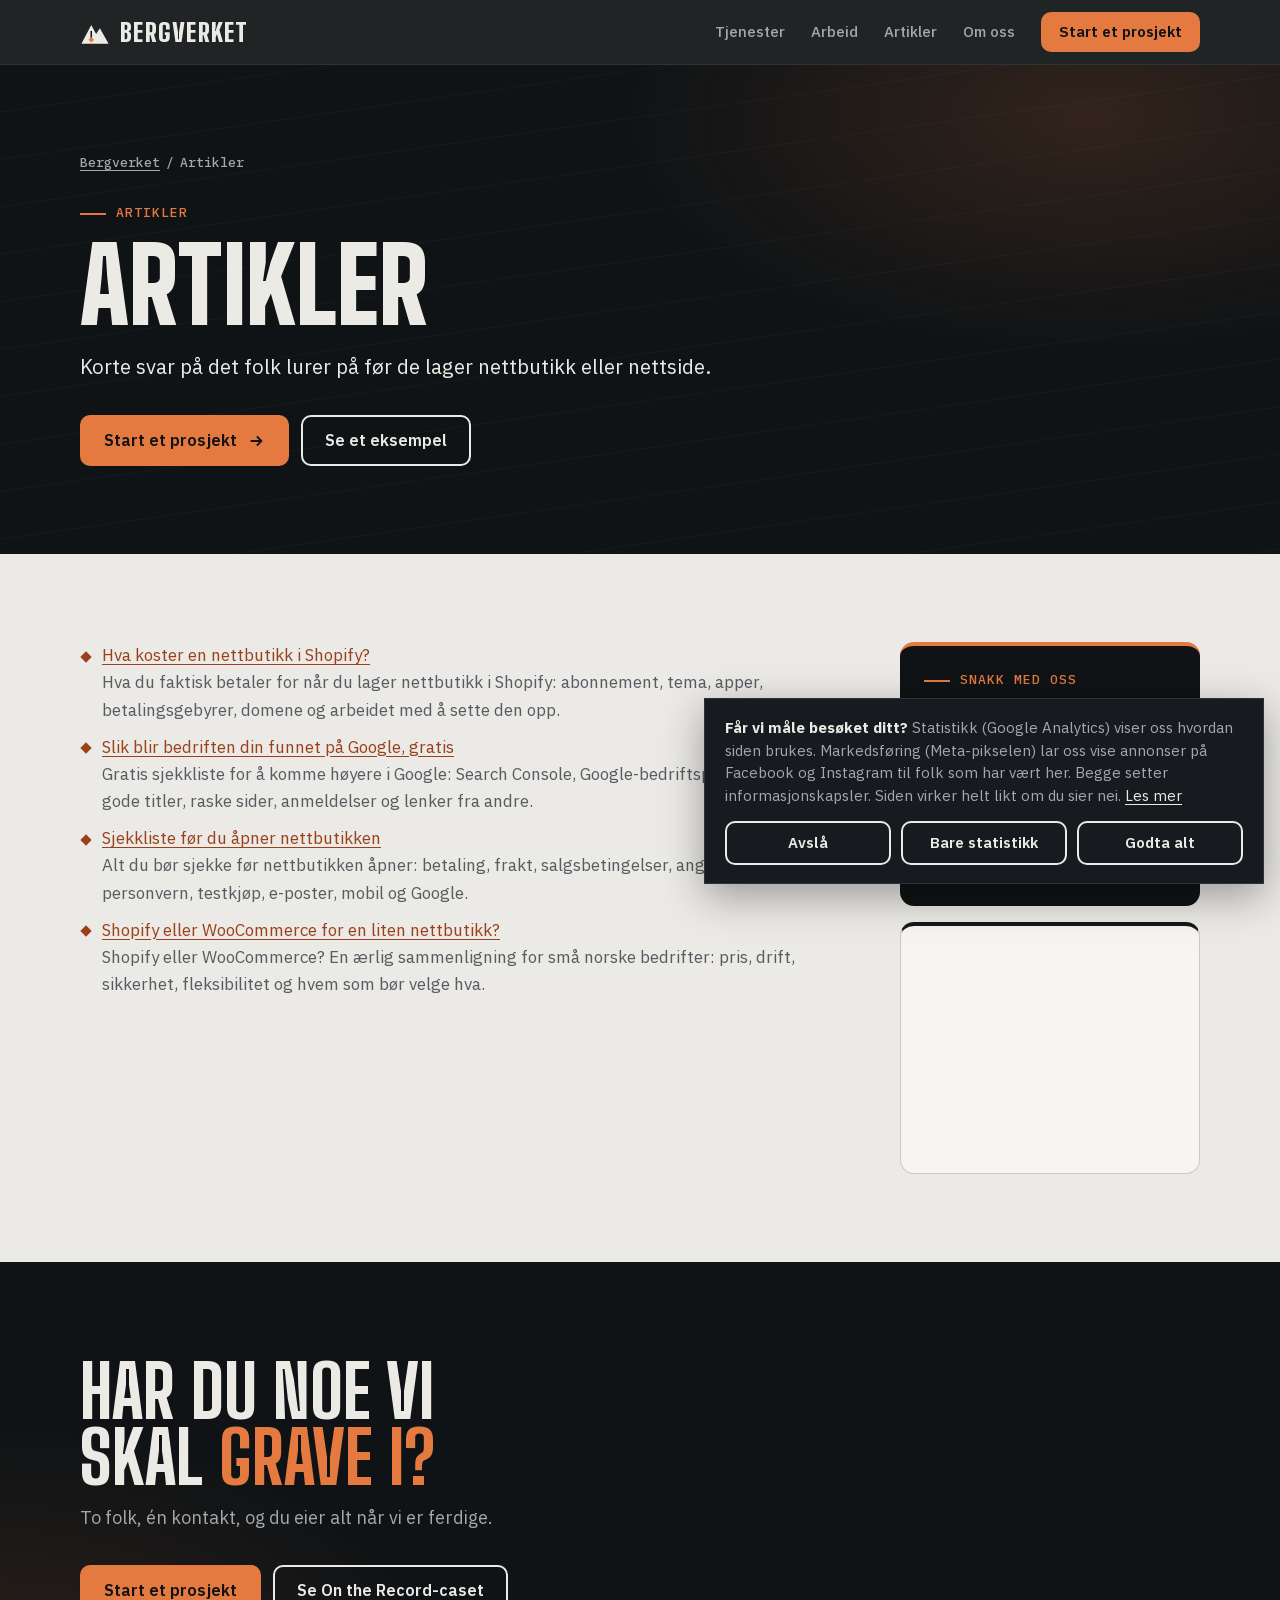
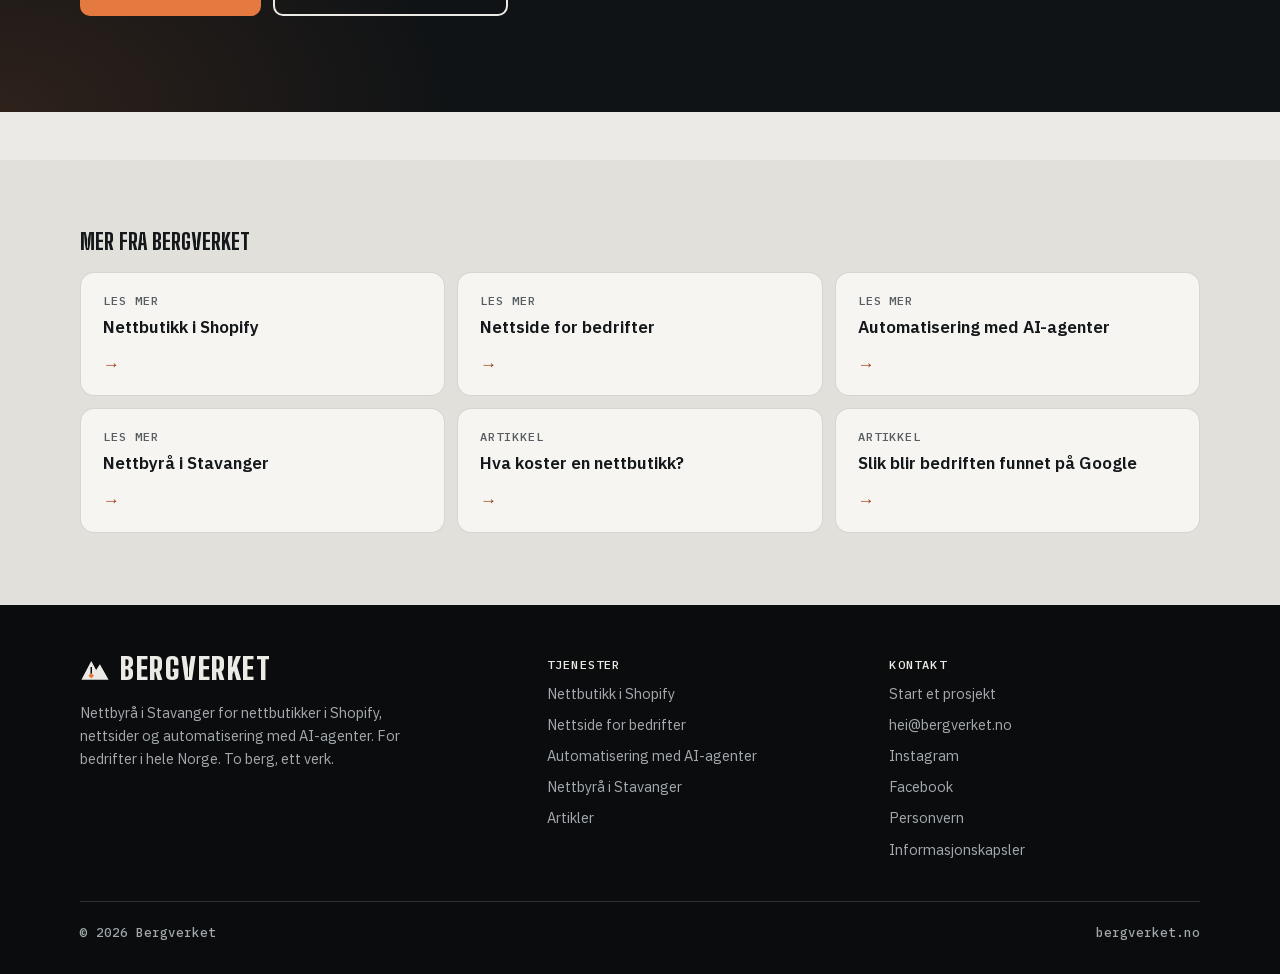
<file: artikler/index.html>
<!doctype html>
<html lang="nb">
<head>
<meta charset="utf-8">
<meta name="viewport" content="width=device-width, initial-scale=1, viewport-fit=cover">
<title>Artikler om nettbutikk og nettside · Bergverket</title>
<meta name="description" content="Korte, ærlige artikler om nettbutikk i Shopify, nettsider, Google og automatisering for små bedrifter.">
<link rel="canonical" href="https://bergverket.no/artikler/">
<meta name="robots" content="index, follow, max-image-preview:large, max-snippet:-1">
<meta name="theme-color" content="#101315">
<meta name="color-scheme" content="light dark">
<meta property="og:type" content="website">
<meta property="og:locale" content="nb_NO">
<meta property="og:site_name" content="Bergverket">
<meta property="og:title" content="Artikler · Bergverket">
<meta property="og:description" content="Korte, ærlige artikler om nettbutikk i Shopify, nettsider, Google og automatisering for små bedrifter.">
<meta property="og:url" content="https://bergverket.no/artikler/">
<meta property="og:image" content="https://bergverket.no/assets/og.jpg">
<meta property="og:image:width" content="1200">
<meta property="og:image:height" content="630">
<meta name="twitter:card" content="summary_large_image">
<link rel="icon" href="/favicon.svg" type="image/svg+xml">
<link rel="icon" href="/favicon-32.png" sizes="32x32" type="image/png">
<link rel="apple-touch-icon" href="/apple-touch-icon.png">
<link rel="manifest" href="/site.webmanifest">
<link rel="preload" href="/assets/fonts/big-shoulders.woff2" as="font" type="font/woff2" crossorigin>
<link rel="preload" href="/assets/fonts/plex-sans.woff2" as="font" type="font/woff2" crossorigin>
<link rel="stylesheet" href="/assets/site.css">
<script type="application/ld+json">
{
 "@context": "https://schema.org",
 "@graph": [
  {
   "@type": "WebPage",
   "@id": "https://bergverket.no/artikler/#side",
   "url": "https://bergverket.no/artikler/",
   "name": "Artikler",
   "description": "Korte, ærlige artikler om nettbutikk i Shopify, nettsider, Google og automatisering for små bedrifter.",
   "inLanguage": "nb-NO",
   "isPartOf": {
    "@id": "https://bergverket.no/#website"
   },
   "dateModified": "2026-11-26",
   "about": {
    "@id": "https://bergverket.no/#org"
   }
  },
  {
   "@type": "BreadcrumbList",
   "itemListElement": [
    {
     "@type": "ListItem",
     "position": 1,
     "name": "Bergverket",
     "item": "https://bergverket.no/"
    },
    {
     "@type": "ListItem",
     "position": 2,
     "name": "Artikler",
     "item": "https://bergverket.no/artikler/"
    }
   ]
  }
 ]
}
</script>
</head>
<body>
<a class="skip" href="#innhold">Hopp til innholdet</a>
<header class="top">
  <div class="wrap">
    <a class="mark" href="/" aria-label="Bergverket, til forsiden">
      <svg viewBox="0 0 32 32" aria-hidden="true"><path d="M1.5 28.5 12 8.5l5.2 9.6 4-6.1 9.3 16.5Z" fill="currentColor"/><path d="M11.2 15h1.6v8.6h-1.6Z" fill="#101315"/><path d="m12 21.3 3 3-3 3-3-3Z" fill="#e57a41"/></svg>
      Bergverket
    </a>
    <a class="btn btn--ore top-cta" href="/#kontakt">Kontakt</a>
    <button class="menu-btn" type="button" aria-expanded="false" aria-controls="meny"><span aria-hidden="true"></span>Meny</button>
    <nav class="nav" id="meny" aria-label="Hovedmeny">
      <a href="/#tjenester">Tjenester</a>
      <a href="/arbeid/on-the-record/">Arbeid</a>
      <a href="/artikler/">Artikler</a>
      <a href="/#oss">Om oss</a>
      <a class="btn btn--ore" href="/#kontakt">Start et prosjekt</a>
    </nav>
  </div>
</header>
<main id="innhold">
<section class="sub-hero dark">
  <div class="wrap">
    <nav class="crumbs" aria-label="Brødsmuler"><a href="/">Bergverket</a> <span aria-hidden="true">/</span> <span aria-current="page">Artikler</span></nav>
    <div class="depth">Artikler</div>
    <h1>Artikler</h1>
    <p class="lead">Korte svar på det folk lurer på før de lager nettbutikk eller nettside.</p>
    <div class="ctas">
      <a class="btn btn--ore" href="/#kontakt">Start et prosjekt <svg viewBox="0 0 20 20" fill="none" stroke="currentColor" stroke-width="2" aria-hidden="true"><path d="M4 10h11M11 5l5 5-5 5"/></svg></a>
      <a class="btn btn--ghost" href="/arbeid/on-the-record/">Se et eksempel</a>
    </div>
  </div>
</section>
<div class="sub light">
  <div class="wrap sub__grid">
    <article class="prose">
<ul class="ticks">
<li><a href="/artikler/hva-koster-en-nettbutikk/">Hva koster en nettbutikk i Shopify?</a><br>Hva du faktisk betaler for når du lager nettbutikk i Shopify: abonnement, tema, apper, betalingsgebyrer, domene og arbeidet med å sette den opp.</li>
<li><a href="/artikler/bli-funnet-pa-google/">Slik blir bedriften din funnet på Google, gratis</a><br>Gratis sjekkliste for å komme høyere i Google: Search Console, Google-bedriftsprofil, Bing, gode titler, raske sider, anmeldelser og lenker fra andre.</li>
<li><a href="/artikler/sjekkliste-for-nettbutikk-for-apning/">Sjekkliste før du åpner nettbutikken</a><br>Alt du bør sjekke før nettbutikken åpner: betaling, frakt, salgsbetingelser, angrerett, personvern, testkjøp, e-poster, mobil og Google.</li>
<li><a href="/artikler/shopify-eller-woocommerce/">Shopify eller WooCommerce for en liten nettbutikk?</a><br>Shopify eller WooCommerce? En ærlig sammenligning for små norske bedrifter: pris, drift, sikkerhet, fleksibilitet og hvem som bør velge hva.</li>
</ul>

    </article>
    <aside class="sub__aside" aria-label="Kontakt">
      <div class="aside-card">
        <div class="depth">Snakk med oss</div>
        <p>Fortell kort hva du vil få til, så svarer Fabian eller Viktor. Første prat er uforpliktende.</p>
        <a class="btn btn--ore" href="/#kontakt">Start et prosjekt</a>
        <a class="aside-mail" href="mailto:hei@bergverket.no">hei@bergverket.no</a>
      </div>
      <div class="aside-card aside-card--plain">
        <div class="depth">Tjenester</div>
        <ul>
          <li><a href="/nettbutikk-shopify/">Nettbutikk i Shopify</a></li>
          <li><a href="/nettside/">Nettside for bedrifter</a></li>
          <li><a href="/automatisering/">Automatisering med AI-agenter</a></li>
          <li><a href="/nettbyra-stavanger/">Nettbyrå i Stavanger</a></li>
        </ul>
      </div>
    </aside>
  </div>
</div>
<section class="sub-cta dark">
  <div class="wrap">
    <h2>Har du noe vi skal <em>grave i?</em></h2>
    <p>To folk, én kontakt, og du eier alt når vi er ferdige.</p>
    <div class="ctas">
      <a class="btn btn--ore" href="/#kontakt">Start et prosjekt</a>
      <a class="btn btn--ghost" href="/arbeid/on-the-record/">Se On the Record-caset</a>
    </div>
  </div>
</section>
</main>
<nav class="related light-2" aria-label="Mer fra Bergverket">
  <div class="wrap">
    <h2>Mer fra Bergverket</h2>
    <ul class="rel stagger">
<li><a href="/nettbutikk-shopify/"><span class="rel__k">Les mer</span>Nettbutikk i Shopify</a></li>
<li><a href="/nettside/"><span class="rel__k">Les mer</span>Nettside for bedrifter</a></li>
<li><a href="/automatisering/"><span class="rel__k">Les mer</span>Automatisering med AI-agenter</a></li>
<li><a href="/nettbyra-stavanger/"><span class="rel__k">Les mer</span>Nettbyrå i Stavanger</a></li>
<li><a href="/artikler/hva-koster-en-nettbutikk/"><span class="rel__k">Artikkel</span>Hva koster en nettbutikk?</a></li>
<li><a href="/artikler/bli-funnet-pa-google/"><span class="rel__k">Artikkel</span>Slik blir bedriften funnet på Google</a></li>
    </ul>
  </div>
</nav>
<footer class="foot">
  <div class="wrap">
    <div class="grid">
      <div>
        <a class="mark" href="/">
          <svg viewBox="0 0 32 32" aria-hidden="true"><path d="M1.5 28.5 12 8.5l5.2 9.6 4-6.1 9.3 16.5Z" fill="currentColor"/><path d="M11.2 15h1.6v8.6h-1.6Z" fill="#0a0c0e"/><path d="m12 21.3 3 3-3 3-3-3Z" fill="#e57a41"/></svg>
          Bergverket
        </a>
        <p>Nettbyrå i Stavanger for nettbutikker i Shopify, nettsider og automatisering med AI-agenter. For bedrifter i hele Norge. To berg, ett verk.</p>
      </div>
      <div>
        <h2 class="foot-h">Tjenester</h2>
        <ul>
          <li><a href="/nettbutikk-shopify/">Nettbutikk i Shopify</a></li>
          <li><a href="/nettside/">Nettside for bedrifter</a></li>
          <li><a href="/automatisering/">Automatisering med AI-agenter</a></li>
          <li><a href="/nettbyra-stavanger/">Nettbyrå i Stavanger</a></li>
          <li><a href="/artikler/">Artikler</a></li>
        </ul>
      </div>
      <div>
        <h2 class="foot-h">Kontakt</h2>
        <ul>
          <li><a href="/#kontakt">Start et prosjekt</a></li>
          <li><a href="mailto:hei@bergverket.no">hei@bergverket.no</a></li>
          <li><a href="https://www.instagram.com/bergverket.no/" rel="me noopener">Instagram</a></li>
          <li><a href="https://www.facebook.com/bergverket.no" rel="me noopener">Facebook</a></li>
          <li><a href="/personvern.html">Personvern</a></li>
          <li><button type="button" class="linkbtn" data-samtykke>Informasjonskapsler</button></li>
        </ul>
      </div>
    </div>
    <div class="base">
      <span>© 2026 Bergverket</span>
      <span><a href="/">bergverket.no</a></span>
    </div>
  </div>
</footer>
<script src="/assets/site.js" defer></script>
<script src="/assets/samtykke.js" defer></script>
</body>
</html>
</file>
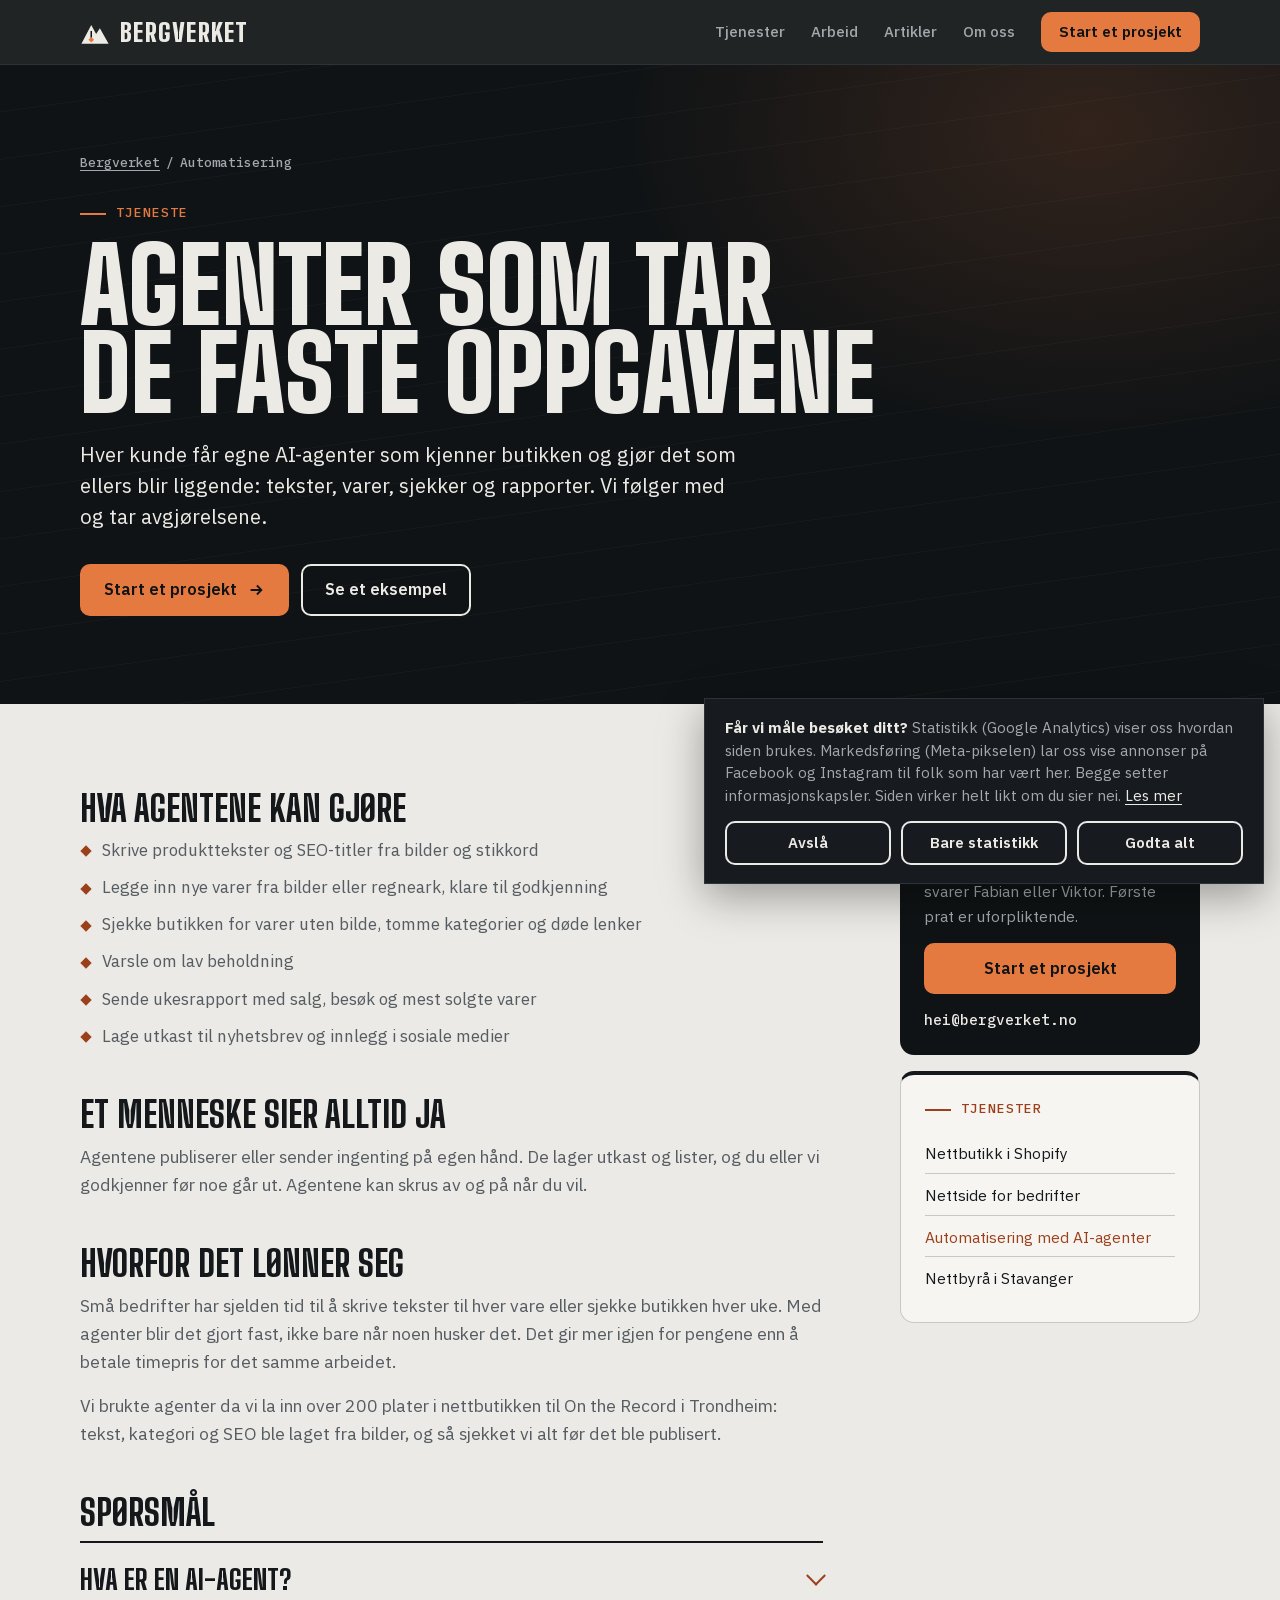
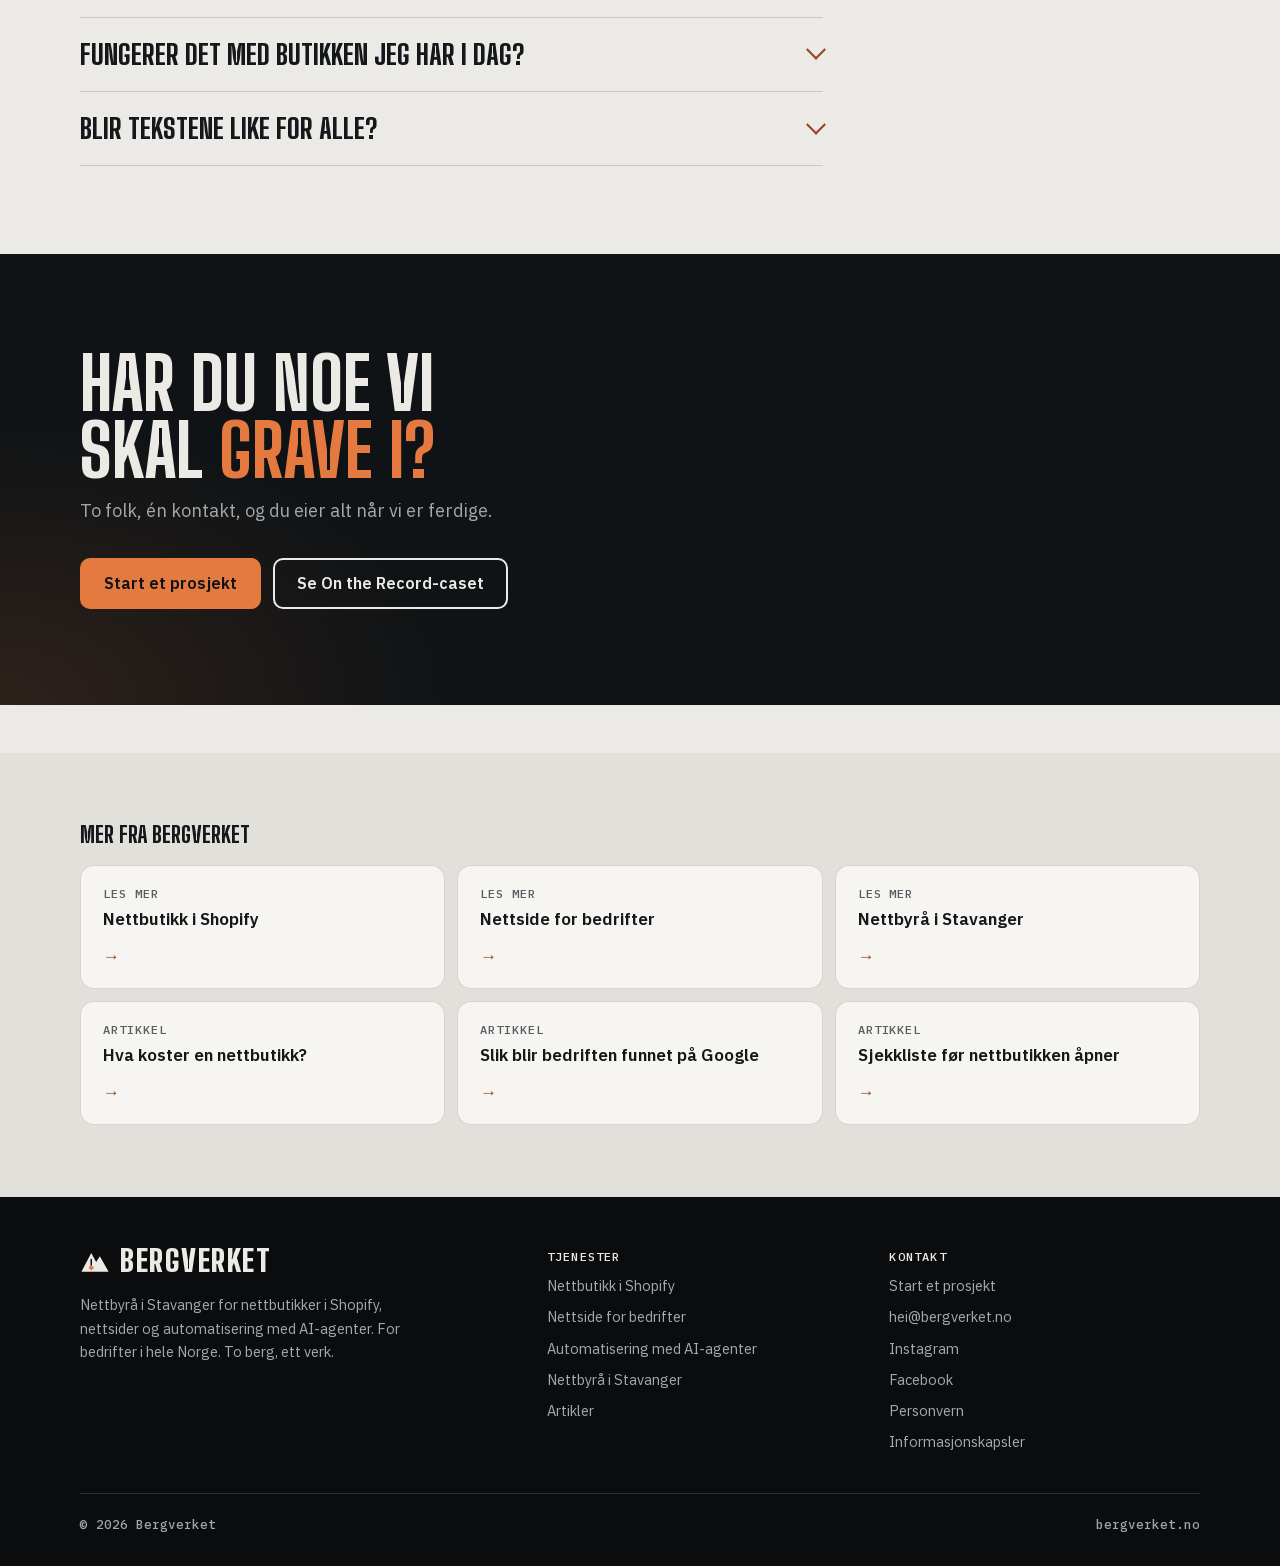
<file: automatisering/index.html>
<!doctype html>
<html lang="nb">
<head>
<meta charset="utf-8">
<meta name="viewport" content="width=device-width, initial-scale=1, viewport-fit=cover">
<title>AI-agenter og automatisering for nettbutikk · Bergverket</title>
<meta name="description" content="AI-agenter som skriver produkttekster, legger inn varer, sjekker butikken og sender ukesrapport. Et menneske godkjenner alt. Bergverket, nettbyrå i Stavanger.">
<link rel="canonical" href="https://bergverket.no/automatisering/">
<meta name="robots" content="index, follow, max-image-preview:large, max-snippet:-1">
<meta name="theme-color" content="#101315">
<meta name="color-scheme" content="light dark">
<meta property="og:type" content="website">
<meta property="og:locale" content="nb_NO">
<meta property="og:site_name" content="Bergverket">
<meta property="og:title" content="Agenter som tar de faste oppgavene · Bergverket">
<meta property="og:description" content="AI-agenter som skriver produkttekster, legger inn varer, sjekker butikken og sender ukesrapport. Et menneske godkjenner alt. Bergverket, nettbyrå i Stavanger.">
<meta property="og:url" content="https://bergverket.no/automatisering/">
<meta property="og:image" content="https://bergverket.no/assets/og.jpg">
<meta property="og:image:width" content="1200">
<meta property="og:image:height" content="630">
<meta name="twitter:card" content="summary_large_image">
<link rel="icon" href="/favicon.svg" type="image/svg+xml">
<link rel="icon" href="/favicon-32.png" sizes="32x32" type="image/png">
<link rel="apple-touch-icon" href="/apple-touch-icon.png">
<link rel="manifest" href="/site.webmanifest">
<link rel="preload" href="/assets/fonts/big-shoulders.woff2" as="font" type="font/woff2" crossorigin>
<link rel="preload" href="/assets/fonts/plex-sans.woff2" as="font" type="font/woff2" crossorigin>
<link rel="stylesheet" href="/assets/site.css">
<script type="application/ld+json">
{
 "@context": "https://schema.org",
 "@graph": [
  {
   "@type": "WebPage",
   "@id": "https://bergverket.no/automatisering/#side",
   "url": "https://bergverket.no/automatisering/",
   "name": "Agenter som tar de faste oppgavene",
   "description": "AI-agenter som skriver produkttekster, legger inn varer, sjekker butikken og sender ukesrapport. Et menneske godkjenner alt. Bergverket, nettbyrå i Stavanger.",
   "inLanguage": "nb-NO",
   "isPartOf": {
    "@id": "https://bergverket.no/#website"
   },
   "dateModified": "2026-11-26",
   "about": {
    "@id": "https://bergverket.no/#org"
   }
  },
  {
   "@type": "BreadcrumbList",
   "itemListElement": [
    {
     "@type": "ListItem",
     "position": 1,
     "name": "Bergverket",
     "item": "https://bergverket.no/"
    },
    {
     "@type": "ListItem",
     "position": 2,
     "name": "Automatisering",
     "item": "https://bergverket.no/automatisering/"
    }
   ]
  },
  {
   "@type": "Service",
   "name": "Automatisering med AI-agenter",
   "description": "AI-agenter som skriver produkttekster, legger inn varer, sjekker butikken og sender ukesrapport. Et menneske godkjenner alt. Bergverket, nettbyrå i Stavanger.",
   "url": "https://bergverket.no/automatisering/",
   "provider": {
    "@id": "https://bergverket.no/#org"
   },
   "areaServed": [
    {
     "@type": "Country",
     "name": "Norge"
    },
    {
     "@type": "City",
     "name": "Stavanger"
    }
   ]
  },
  {
   "@type": "FAQPage",
   "mainEntity": [
    {
     "@type": "Question",
     "name": "Hva er en AI-agent?",
     "acceptedAnswer": {
      "@type": "Answer",
      "text": "Et program som bruker kunstig intelligens til å gjøre en bestemt oppgave, for eksempel å skrive produkttekster eller sjekke butikken for feil. Hos oss er agentene satt opp for akkurat din butikk."
     }
    },
    {
     "@type": "Question",
     "name": "Fungerer det med butikken jeg har i dag?",
     "acceptedAnswer": {
      "@type": "Answer",
      "text": "Agentene er laget for Shopify. Har du en annen plattform, ser vi på hva som er mulig i første prat."
     }
    },
    {
     "@type": "Question",
     "name": "Blir tekstene like for alle?",
     "acceptedAnswer": {
      "@type": "Answer",
      "text": "Nei. Agentene får en beskrivelse av tonen din og varene dine, og vi går over tekstene før de publiseres."
     }
    }
   ]
  }
 ]
}
</script>
</head>
<body>
<a class="skip" href="#innhold">Hopp til innholdet</a>
<header class="top">
  <div class="wrap">
    <a class="mark" href="/" aria-label="Bergverket, til forsiden">
      <svg viewBox="0 0 32 32" aria-hidden="true"><path d="M1.5 28.5 12 8.5l5.2 9.6 4-6.1 9.3 16.5Z" fill="currentColor"/><path d="M11.2 15h1.6v8.6h-1.6Z" fill="#101315"/><path d="m12 21.3 3 3-3 3-3-3Z" fill="#e57a41"/></svg>
      Bergverket
    </a>
    <a class="btn btn--ore top-cta" href="/#kontakt">Kontakt</a>
    <button class="menu-btn" type="button" aria-expanded="false" aria-controls="meny"><span aria-hidden="true"></span>Meny</button>
    <nav class="nav" id="meny" aria-label="Hovedmeny">
      <a href="/#tjenester">Tjenester</a>
      <a href="/arbeid/on-the-record/">Arbeid</a>
      <a href="/artikler/">Artikler</a>
      <a href="/#oss">Om oss</a>
      <a class="btn btn--ore" href="/#kontakt">Start et prosjekt</a>
    </nav>
  </div>
</header>
<main id="innhold">
<section class="sub-hero dark">
  <div class="wrap">
    <nav class="crumbs" aria-label="Brødsmuler"><a href="/">Bergverket</a> <span aria-hidden="true">/</span> <span aria-current="page">Automatisering</span></nav>
    <div class="depth">Tjeneste</div>
    <h1>Agenter som tar de faste oppgavene</h1>
    <p class="lead">Hver kunde får egne AI-agenter som kjenner butikken og gjør det som ellers blir liggende: tekster, varer, sjekker og rapporter. Vi følger med og tar avgjørelsene.</p>
    <div class="ctas">
      <a class="btn btn--ore" href="/#kontakt">Start et prosjekt <svg viewBox="0 0 20 20" fill="none" stroke="currentColor" stroke-width="2" aria-hidden="true"><path d="M4 10h11M11 5l5 5-5 5"/></svg></a>
      <a class="btn btn--ghost" href="/arbeid/on-the-record/">Se et eksempel</a>
    </div>
  </div>
</section>
<div class="sub light">
  <div class="wrap sub__grid">
    <article class="prose">
<h2>Hva agentene kan gjøre</h2>
<ul class="ticks">
<li>Skrive produkttekster og SEO-titler fra bilder og stikkord</li>
<li>Legge inn nye varer fra bilder eller regneark, klare til godkjenning</li>
<li>Sjekke butikken for varer uten bilde, tomme kategorier og døde lenker</li>
<li>Varsle om lav beholdning</li>
<li>Sende ukesrapport med salg, besøk og mest solgte varer</li>
<li>Lage utkast til nyhetsbrev og innlegg i sosiale medier</li>
</ul>

<h2>Et menneske sier alltid ja</h2>
<p>Agentene publiserer eller sender ingenting på egen hånd. De lager utkast og lister, og du eller vi godkjenner før noe går ut. Agentene kan skrus av og på når du vil.</p>

<h2>Hvorfor det lønner seg</h2>
<p>Små bedrifter har sjelden tid til å skrive tekster til hver vare eller sjekke butikken hver uke. Med agenter blir det gjort fast, ikke bare når noen husker det. Det gir mer igjen for pengene enn å betale timepris for det samme arbeidet.</p>
<p>Vi brukte agenter da vi la inn over 200 plater i nettbutikken til On the Record i Trondheim: tekst, kategori og SEO ble laget fra bilder, og så sjekket vi alt før det ble publisert.</p>
<h2>Spørsmål</h2>
<div class="faq">
<details><summary>Hva er en AI-agent?</summary><div class="a"><p>Et program som bruker kunstig intelligens til å gjøre en bestemt oppgave, for eksempel å skrive produkttekster eller sjekke butikken for feil. Hos oss er agentene satt opp for akkurat din butikk.</p></div></details>
<details><summary>Fungerer det med butikken jeg har i dag?</summary><div class="a"><p>Agentene er laget for Shopify. Har du en annen plattform, ser vi på hva som er mulig i første prat.</p></div></details>
<details><summary>Blir tekstene like for alle?</summary><div class="a"><p>Nei. Agentene får en beskrivelse av tonen din og varene dine, og vi går over tekstene før de publiseres.</p></div></details>
</div>
    </article>
    <aside class="sub__aside" aria-label="Kontakt">
      <div class="aside-card">
        <div class="depth">Snakk med oss</div>
        <p>Fortell kort hva du vil få til, så svarer Fabian eller Viktor. Første prat er uforpliktende.</p>
        <a class="btn btn--ore" href="/#kontakt">Start et prosjekt</a>
        <a class="aside-mail" href="mailto:hei@bergverket.no">hei@bergverket.no</a>
      </div>
      <div class="aside-card aside-card--plain">
        <div class="depth">Tjenester</div>
        <ul>
          <li><a href="/nettbutikk-shopify/">Nettbutikk i Shopify</a></li>
          <li><a href="/nettside/">Nettside for bedrifter</a></li>
          <li><a href="/automatisering/" aria-current="page">Automatisering med AI-agenter</a></li>
          <li><a href="/nettbyra-stavanger/">Nettbyrå i Stavanger</a></li>
        </ul>
      </div>
    </aside>
  </div>
</div>
<section class="sub-cta dark">
  <div class="wrap">
    <h2>Har du noe vi skal <em>grave i?</em></h2>
    <p>To folk, én kontakt, og du eier alt når vi er ferdige.</p>
    <div class="ctas">
      <a class="btn btn--ore" href="/#kontakt">Start et prosjekt</a>
      <a class="btn btn--ghost" href="/arbeid/on-the-record/">Se On the Record-caset</a>
    </div>
  </div>
</section>
</main>
<nav class="related light-2" aria-label="Mer fra Bergverket">
  <div class="wrap">
    <h2>Mer fra Bergverket</h2>
    <ul class="rel stagger">
<li><a href="/nettbutikk-shopify/"><span class="rel__k">Les mer</span>Nettbutikk i Shopify</a></li>
<li><a href="/nettside/"><span class="rel__k">Les mer</span>Nettside for bedrifter</a></li>
<li><a href="/nettbyra-stavanger/"><span class="rel__k">Les mer</span>Nettbyrå i Stavanger</a></li>
<li><a href="/artikler/hva-koster-en-nettbutikk/"><span class="rel__k">Artikkel</span>Hva koster en nettbutikk?</a></li>
<li><a href="/artikler/bli-funnet-pa-google/"><span class="rel__k">Artikkel</span>Slik blir bedriften funnet på Google</a></li>
<li><a href="/artikler/sjekkliste-for-nettbutikk-for-apning/"><span class="rel__k">Artikkel</span>Sjekkliste før nettbutikken åpner</a></li>
    </ul>
  </div>
</nav>
<footer class="foot">
  <div class="wrap">
    <div class="grid">
      <div>
        <a class="mark" href="/">
          <svg viewBox="0 0 32 32" aria-hidden="true"><path d="M1.5 28.5 12 8.5l5.2 9.6 4-6.1 9.3 16.5Z" fill="currentColor"/><path d="M11.2 15h1.6v8.6h-1.6Z" fill="#0a0c0e"/><path d="m12 21.3 3 3-3 3-3-3Z" fill="#e57a41"/></svg>
          Bergverket
        </a>
        <p>Nettbyrå i Stavanger for nettbutikker i Shopify, nettsider og automatisering med AI-agenter. For bedrifter i hele Norge. To berg, ett verk.</p>
      </div>
      <div>
        <h2 class="foot-h">Tjenester</h2>
        <ul>
          <li><a href="/nettbutikk-shopify/">Nettbutikk i Shopify</a></li>
          <li><a href="/nettside/">Nettside for bedrifter</a></li>
          <li><a href="/automatisering/">Automatisering med AI-agenter</a></li>
          <li><a href="/nettbyra-stavanger/">Nettbyrå i Stavanger</a></li>
          <li><a href="/artikler/">Artikler</a></li>
        </ul>
      </div>
      <div>
        <h2 class="foot-h">Kontakt</h2>
        <ul>
          <li><a href="/#kontakt">Start et prosjekt</a></li>
          <li><a href="mailto:hei@bergverket.no">hei@bergverket.no</a></li>
          <li><a href="https://www.instagram.com/bergverket.no/" rel="me noopener">Instagram</a></li>
          <li><a href="https://www.facebook.com/bergverket.no" rel="me noopener">Facebook</a></li>
          <li><a href="/personvern.html">Personvern</a></li>
          <li><button type="button" class="linkbtn" data-samtykke>Informasjonskapsler</button></li>
        </ul>
      </div>
    </div>
    <div class="base">
      <span>© 2026 Bergverket</span>
      <span><a href="/">bergverket.no</a></span>
    </div>
  </div>
</footer>
<script src="/assets/site.js" defer></script>
<script src="/assets/samtykke.js" defer></script>
</body>
</html>
</file>
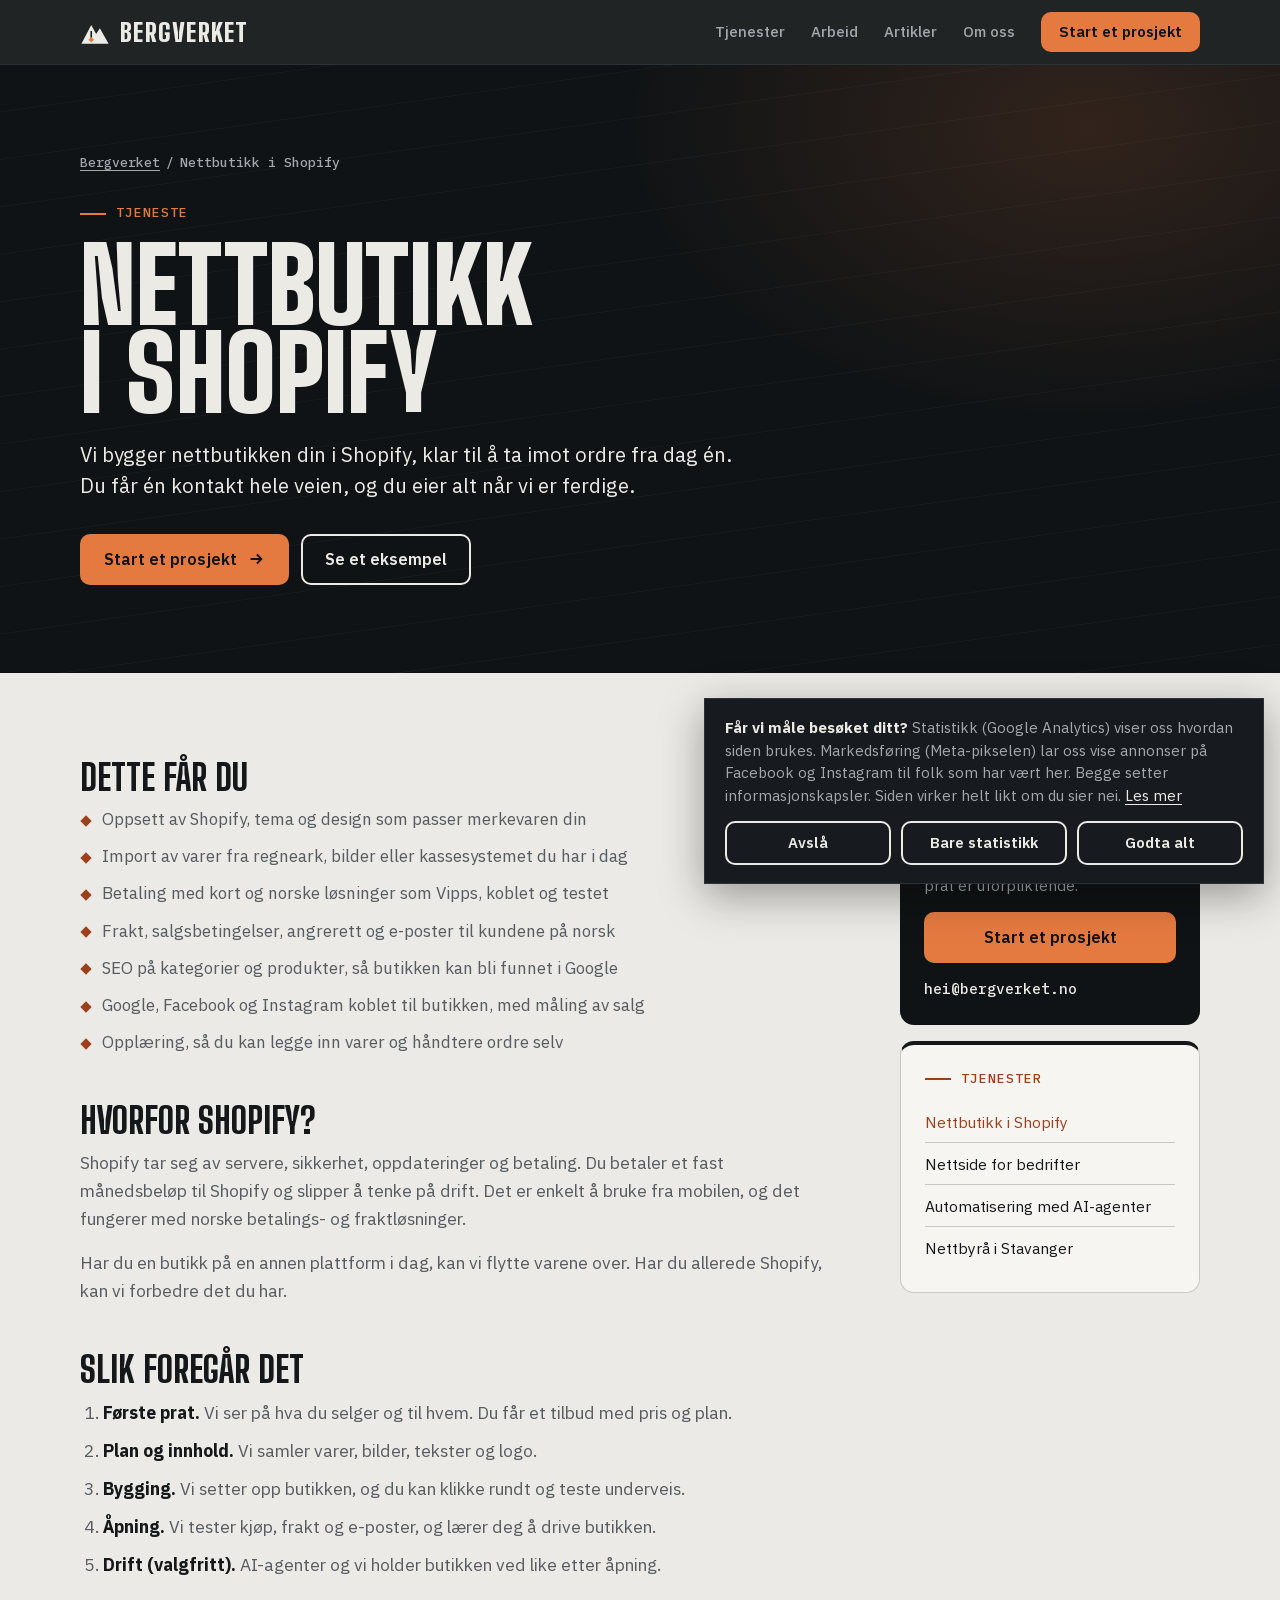
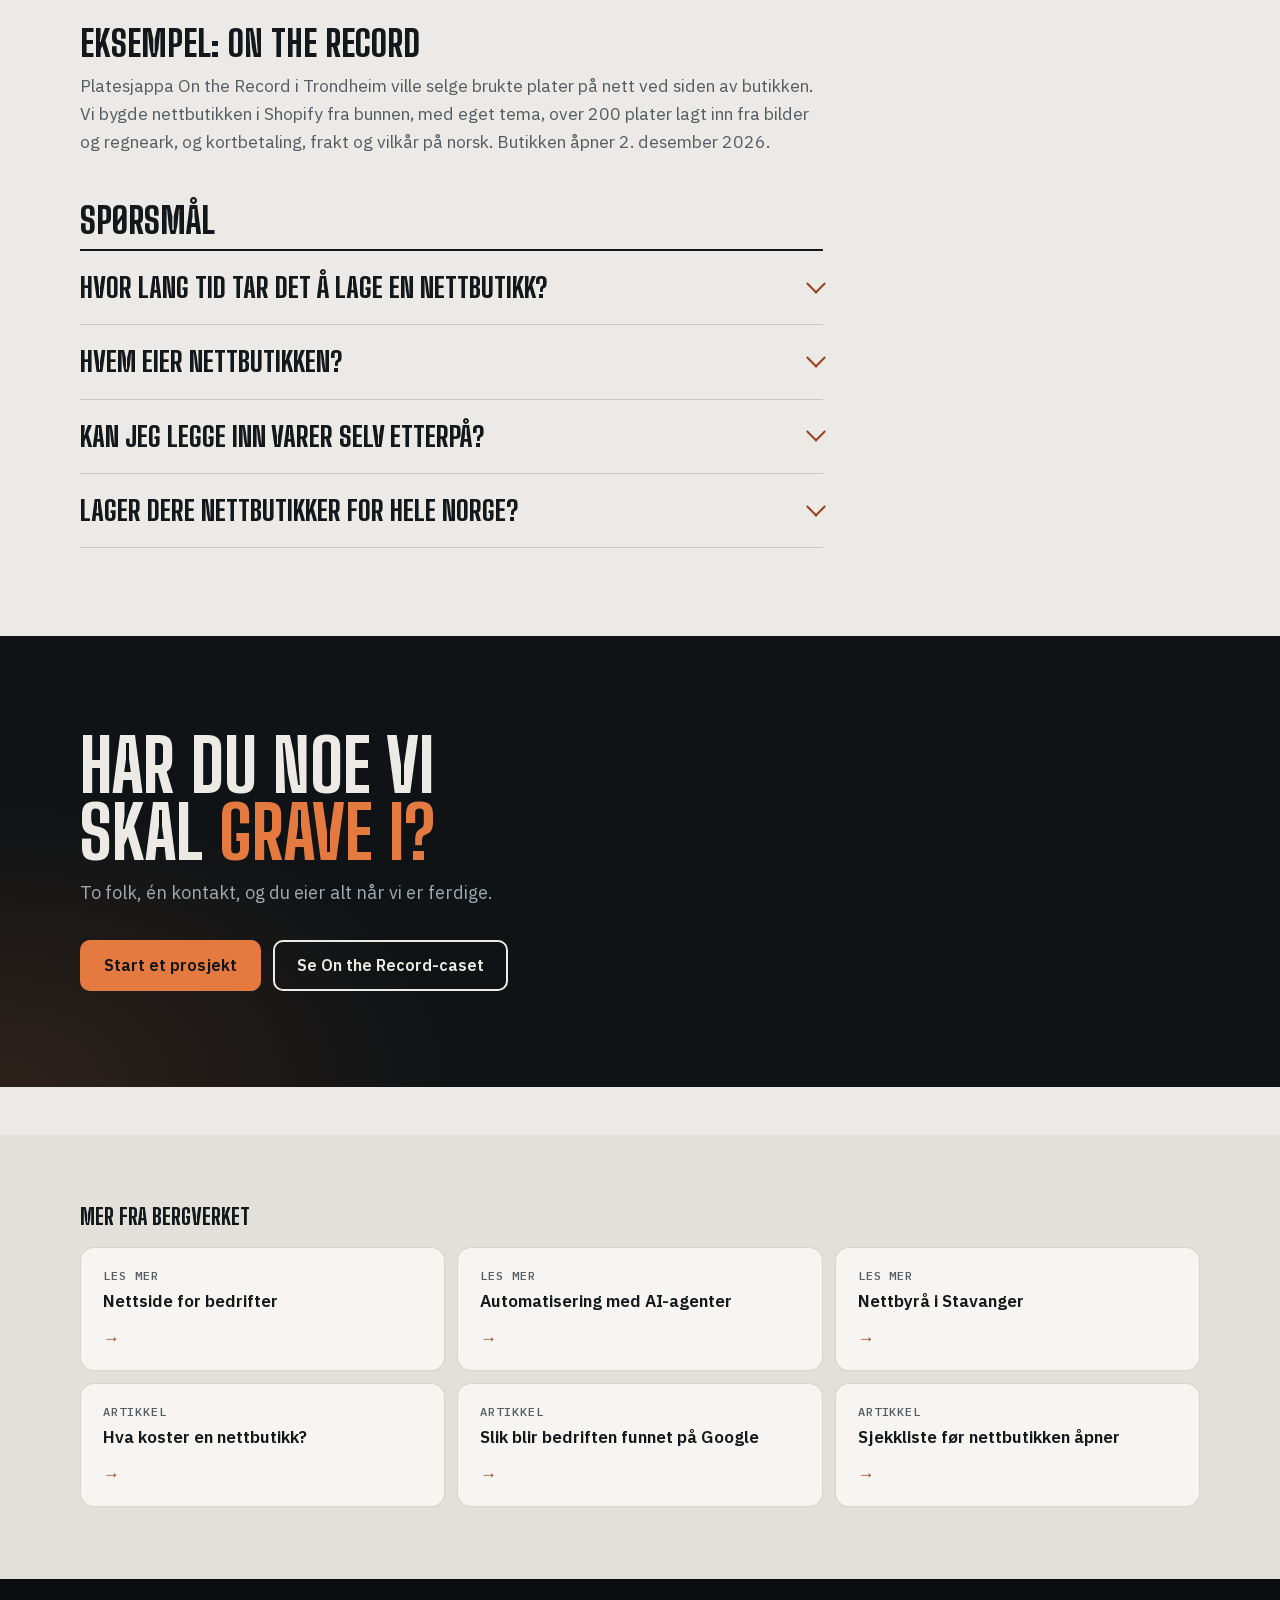
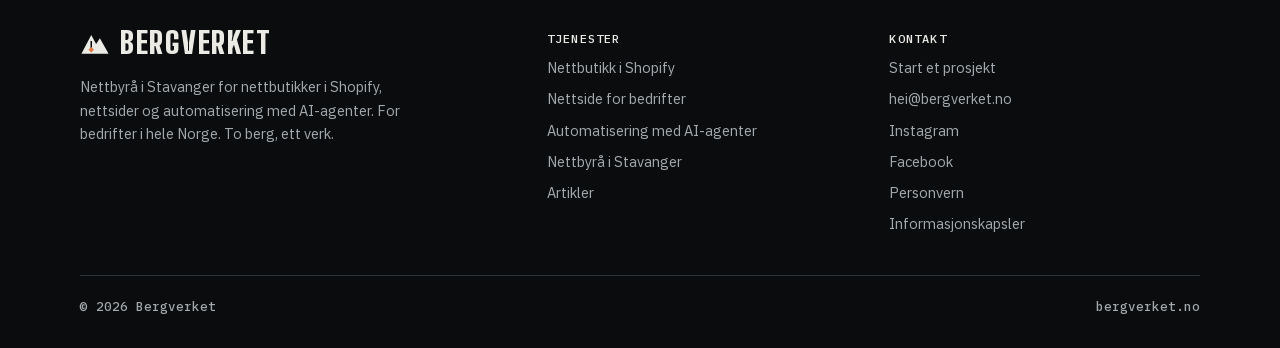
<file: nettbutikk-shopify/index.html>
<!doctype html>
<html lang="nb">
<head>
<meta charset="utf-8">
<meta name="viewport" content="width=device-width, initial-scale=1, viewport-fit=cover">
<title>Nettbutikk i Shopify · Bergverket nettbyrå</title>
<meta name="description" content="Vi lager nettbutikker i Shopify for små bedrifter i hele Norge: design, vareimport, Vipps og kort, frakt og vilkår på norsk. Første prat er uforpliktende.">
<link rel="canonical" href="https://bergverket.no/nettbutikk-shopify/">
<meta name="robots" content="index, follow, max-image-preview:large, max-snippet:-1">
<meta name="theme-color" content="#101315">
<meta name="color-scheme" content="light dark">
<meta property="og:type" content="website">
<meta property="og:locale" content="nb_NO">
<meta property="og:site_name" content="Bergverket">
<meta property="og:title" content="Nettbutikk i Shopify · Bergverket">
<meta property="og:description" content="Vi lager nettbutikker i Shopify for små bedrifter i hele Norge: design, vareimport, Vipps og kort, frakt og vilkår på norsk. Første prat er uforpliktende.">
<meta property="og:url" content="https://bergverket.no/nettbutikk-shopify/">
<meta property="og:image" content="https://bergverket.no/assets/og.jpg">
<meta property="og:image:width" content="1200">
<meta property="og:image:height" content="630">
<meta name="twitter:card" content="summary_large_image">
<link rel="icon" href="/favicon.svg" type="image/svg+xml">
<link rel="icon" href="/favicon-32.png" sizes="32x32" type="image/png">
<link rel="apple-touch-icon" href="/apple-touch-icon.png">
<link rel="manifest" href="/site.webmanifest">
<link rel="preload" href="/assets/fonts/big-shoulders.woff2" as="font" type="font/woff2" crossorigin>
<link rel="preload" href="/assets/fonts/plex-sans.woff2" as="font" type="font/woff2" crossorigin>
<link rel="stylesheet" href="/assets/site.css">
<script type="application/ld+json">
{
 "@context": "https://schema.org",
 "@graph": [
  {
   "@type": "WebPage",
   "@id": "https://bergverket.no/nettbutikk-shopify/#side",
   "url": "https://bergverket.no/nettbutikk-shopify/",
   "name": "Nettbutikk i Shopify",
   "description": "Vi lager nettbutikker i Shopify for små bedrifter i hele Norge: design, vareimport, Vipps og kort, frakt og vilkår på norsk. Første prat er uforpliktende.",
   "inLanguage": "nb-NO",
   "isPartOf": {
    "@id": "https://bergverket.no/#website"
   },
   "dateModified": "2026-11-26",
   "about": {
    "@id": "https://bergverket.no/#org"
   }
  },
  {
   "@type": "BreadcrumbList",
   "itemListElement": [
    {
     "@type": "ListItem",
     "position": 1,
     "name": "Bergverket",
     "item": "https://bergverket.no/"
    },
    {
     "@type": "ListItem",
     "position": 2,
     "name": "Nettbutikk i Shopify",
     "item": "https://bergverket.no/nettbutikk-shopify/"
    }
   ]
  },
  {
   "@type": "Service",
   "name": "Nettbutikk i Shopify",
   "description": "Vi lager nettbutikker i Shopify for små bedrifter i hele Norge: design, vareimport, Vipps og kort, frakt og vilkår på norsk. Første prat er uforpliktende.",
   "url": "https://bergverket.no/nettbutikk-shopify/",
   "provider": {
    "@id": "https://bergverket.no/#org"
   },
   "areaServed": [
    {
     "@type": "Country",
     "name": "Norge"
    },
    {
     "@type": "City",
     "name": "Stavanger"
    }
   ]
  },
  {
   "@type": "FAQPage",
   "mainEntity": [
    {
     "@type": "Question",
     "name": "Hvor lang tid tar det å lage en nettbutikk?",
     "acceptedAnswer": {
      "@type": "Answer",
      "text": "Det kommer an på hvor mange varer du har og hvor klart innholdet er. Du får en tidsplan sammen med tilbudet etter første prat."
     }
    },
    {
     "@type": "Question",
     "name": "Hvem eier nettbutikken?",
     "acceptedAnswer": {
      "@type": "Answer",
      "text": "Du. Shopify-kontoen, domenet og alle kundene står i ditt navn. Vi får tilgang som medarbeidere, og du kan ta den fra oss når du vil."
     }
    },
    {
     "@type": "Question",
     "name": "Kan jeg legge inn varer selv etterpå?",
     "acceptedAnswer": {
      "@type": "Answer",
      "text": "Ja. Du får opplæring, og Shopify er laget for at du skal kunne gjøre det fra mobilen. Vil du heller slippe, kan agentene våre legge inn nye varer fra bilder."
     }
    },
    {
     "@type": "Question",
     "name": "Lager dere nettbutikker for hele Norge?",
     "acceptedAnswer": {
      "@type": "Answer",
      "text": "Ja. Vi holder til i Stavanger, men jobber digitalt med bedrifter i hele landet."
     }
    }
   ]
  }
 ]
}
</script>
</head>
<body>
<a class="skip" href="#innhold">Hopp til innholdet</a>
<header class="top">
  <div class="wrap">
    <a class="mark" href="/" aria-label="Bergverket, til forsiden">
      <svg viewBox="0 0 32 32" aria-hidden="true"><path d="M1.5 28.5 12 8.5l5.2 9.6 4-6.1 9.3 16.5Z" fill="currentColor"/><path d="M11.2 15h1.6v8.6h-1.6Z" fill="#101315"/><path d="m12 21.3 3 3-3 3-3-3Z" fill="#e57a41"/></svg>
      Bergverket
    </a>
    <a class="btn btn--ore top-cta" href="/#kontakt">Kontakt</a>
    <button class="menu-btn" type="button" aria-expanded="false" aria-controls="meny"><span aria-hidden="true"></span>Meny</button>
    <nav class="nav" id="meny" aria-label="Hovedmeny">
      <a href="/#tjenester">Tjenester</a>
      <a href="/arbeid/on-the-record/">Arbeid</a>
      <a href="/artikler/">Artikler</a>
      <a href="/#oss">Om oss</a>
      <a class="btn btn--ore" href="/#kontakt">Start et prosjekt</a>
    </nav>
  </div>
</header>
<main id="innhold">
<section class="sub-hero dark">
  <div class="wrap">
    <nav class="crumbs" aria-label="Brødsmuler"><a href="/">Bergverket</a> <span aria-hidden="true">/</span> <span aria-current="page">Nettbutikk i Shopify</span></nav>
    <div class="depth">Tjeneste</div>
    <h1>Nettbutikk i Shopify</h1>
    <p class="lead">Vi bygger nettbutikken din i Shopify, klar til å ta imot ordre fra dag én. Du får én kontakt hele veien, og du eier alt når vi er ferdige.</p>
    <div class="ctas">
      <a class="btn btn--ore" href="/#kontakt">Start et prosjekt <svg viewBox="0 0 20 20" fill="none" stroke="currentColor" stroke-width="2" aria-hidden="true"><path d="M4 10h11M11 5l5 5-5 5"/></svg></a>
      <a class="btn btn--ghost" href="/arbeid/on-the-record/">Se et eksempel</a>
    </div>
  </div>
</section>
<div class="sub light">
  <div class="wrap sub__grid">
    <article class="prose">
<h2>Dette får du</h2>
<ul class="ticks">
<li>Oppsett av Shopify, tema og design som passer merkevaren din</li>
<li>Import av varer fra regneark, bilder eller kassesystemet du har i dag</li>
<li>Betaling med kort og norske løsninger som Vipps, koblet og testet</li>
<li>Frakt, salgsbetingelser, angrerett og e-poster til kundene på norsk</li>
<li>SEO på kategorier og produkter, så butikken kan bli funnet i Google</li>
<li>Google, Facebook og Instagram koblet til butikken, med måling av salg</li>
<li>Opplæring, så du kan legge inn varer og håndtere ordre selv</li>
</ul>

<h2>Hvorfor Shopify?</h2>
<p>Shopify tar seg av servere, sikkerhet, oppdateringer og betaling. Du betaler et fast månedsbeløp til Shopify og slipper å tenke på drift. Det er enkelt å bruke fra mobilen, og det fungerer med norske betalings- og fraktløsninger.</p>
<p>Har du en butikk på en annen plattform i dag, kan vi flytte varene over. Har du allerede Shopify, kan vi forbedre det du har.</p>

<h2>Slik foregår det</h2>
<ol>
<li><strong>Første prat.</strong> Vi ser på hva du selger og til hvem. Du får et tilbud med pris og plan.</li>
<li><strong>Plan og innhold.</strong> Vi samler varer, bilder, tekster og logo.</li>
<li><strong>Bygging.</strong> Vi setter opp butikken, og du kan klikke rundt og teste underveis.</li>
<li><strong>Åpning.</strong> Vi tester kjøp, frakt og e-poster, og lærer deg å drive butikken.</li>
<li><strong>Drift (valgfritt).</strong> AI-agenter og vi holder butikken ved like etter åpning.</li>
</ol>

<h2>Eksempel: On the Record</h2>
<p>Platesjappa On the Record i Trondheim ville selge brukte plater på nett ved siden av butikken. Vi bygde nettbutikken i Shopify fra bunnen, med eget tema, over 200 plater lagt inn fra bilder og regneark, og kortbetaling, frakt og vilkår på norsk. Butikken åpner 2. desember 2026.</p>
<h2>Spørsmål</h2>
<div class="faq">
<details><summary>Hvor lang tid tar det å lage en nettbutikk?</summary><div class="a"><p>Det kommer an på hvor mange varer du har og hvor klart innholdet er. Du får en tidsplan sammen med tilbudet etter første prat.</p></div></details>
<details><summary>Hvem eier nettbutikken?</summary><div class="a"><p>Du. Shopify-kontoen, domenet og alle kundene står i ditt navn. Vi får tilgang som medarbeidere, og du kan ta den fra oss når du vil.</p></div></details>
<details><summary>Kan jeg legge inn varer selv etterpå?</summary><div class="a"><p>Ja. Du får opplæring, og Shopify er laget for at du skal kunne gjøre det fra mobilen. Vil du heller slippe, kan agentene våre legge inn nye varer fra bilder.</p></div></details>
<details><summary>Lager dere nettbutikker for hele Norge?</summary><div class="a"><p>Ja. Vi holder til i Stavanger, men jobber digitalt med bedrifter i hele landet.</p></div></details>
</div>
    </article>
    <aside class="sub__aside" aria-label="Kontakt">
      <div class="aside-card">
        <div class="depth">Snakk med oss</div>
        <p>Fortell kort hva du vil få til, så svarer Fabian eller Viktor. Første prat er uforpliktende.</p>
        <a class="btn btn--ore" href="/#kontakt">Start et prosjekt</a>
        <a class="aside-mail" href="mailto:hei@bergverket.no">hei@bergverket.no</a>
      </div>
      <div class="aside-card aside-card--plain">
        <div class="depth">Tjenester</div>
        <ul>
          <li><a href="/nettbutikk-shopify/" aria-current="page">Nettbutikk i Shopify</a></li>
          <li><a href="/nettside/">Nettside for bedrifter</a></li>
          <li><a href="/automatisering/">Automatisering med AI-agenter</a></li>
          <li><a href="/nettbyra-stavanger/">Nettbyrå i Stavanger</a></li>
        </ul>
      </div>
    </aside>
  </div>
</div>
<section class="sub-cta dark">
  <div class="wrap">
    <h2>Har du noe vi skal <em>grave i?</em></h2>
    <p>To folk, én kontakt, og du eier alt når vi er ferdige.</p>
    <div class="ctas">
      <a class="btn btn--ore" href="/#kontakt">Start et prosjekt</a>
      <a class="btn btn--ghost" href="/arbeid/on-the-record/">Se On the Record-caset</a>
    </div>
  </div>
</section>
</main>
<nav class="related light-2" aria-label="Mer fra Bergverket">
  <div class="wrap">
    <h2>Mer fra Bergverket</h2>
    <ul class="rel stagger">
<li><a href="/nettside/"><span class="rel__k">Les mer</span>Nettside for bedrifter</a></li>
<li><a href="/automatisering/"><span class="rel__k">Les mer</span>Automatisering med AI-agenter</a></li>
<li><a href="/nettbyra-stavanger/"><span class="rel__k">Les mer</span>Nettbyrå i Stavanger</a></li>
<li><a href="/artikler/hva-koster-en-nettbutikk/"><span class="rel__k">Artikkel</span>Hva koster en nettbutikk?</a></li>
<li><a href="/artikler/bli-funnet-pa-google/"><span class="rel__k">Artikkel</span>Slik blir bedriften funnet på Google</a></li>
<li><a href="/artikler/sjekkliste-for-nettbutikk-for-apning/"><span class="rel__k">Artikkel</span>Sjekkliste før nettbutikken åpner</a></li>
    </ul>
  </div>
</nav>
<footer class="foot">
  <div class="wrap">
    <div class="grid">
      <div>
        <a class="mark" href="/">
          <svg viewBox="0 0 32 32" aria-hidden="true"><path d="M1.5 28.5 12 8.5l5.2 9.6 4-6.1 9.3 16.5Z" fill="currentColor"/><path d="M11.2 15h1.6v8.6h-1.6Z" fill="#0a0c0e"/><path d="m12 21.3 3 3-3 3-3-3Z" fill="#e57a41"/></svg>
          Bergverket
        </a>
        <p>Nettbyrå i Stavanger for nettbutikker i Shopify, nettsider og automatisering med AI-agenter. For bedrifter i hele Norge. To berg, ett verk.</p>
      </div>
      <div>
        <h2 class="foot-h">Tjenester</h2>
        <ul>
          <li><a href="/nettbutikk-shopify/">Nettbutikk i Shopify</a></li>
          <li><a href="/nettside/">Nettside for bedrifter</a></li>
          <li><a href="/automatisering/">Automatisering med AI-agenter</a></li>
          <li><a href="/nettbyra-stavanger/">Nettbyrå i Stavanger</a></li>
          <li><a href="/artikler/">Artikler</a></li>
        </ul>
      </div>
      <div>
        <h2 class="foot-h">Kontakt</h2>
        <ul>
          <li><a href="/#kontakt">Start et prosjekt</a></li>
          <li><a href="mailto:hei@bergverket.no">hei@bergverket.no</a></li>
          <li><a href="https://www.instagram.com/bergverket.no/" rel="me noopener">Instagram</a></li>
          <li><a href="https://www.facebook.com/bergverket.no" rel="me noopener">Facebook</a></li>
          <li><a href="/personvern.html">Personvern</a></li>
          <li><button type="button" class="linkbtn" data-samtykke>Informasjonskapsler</button></li>
        </ul>
      </div>
    </div>
    <div class="base">
      <span>© 2026 Bergverket</span>
      <span><a href="/">bergverket.no</a></span>
    </div>
  </div>
</footer>
<script src="/assets/site.js" defer></script>
<script src="/assets/samtykke.js" defer></script>
</body>
</html>
</file>
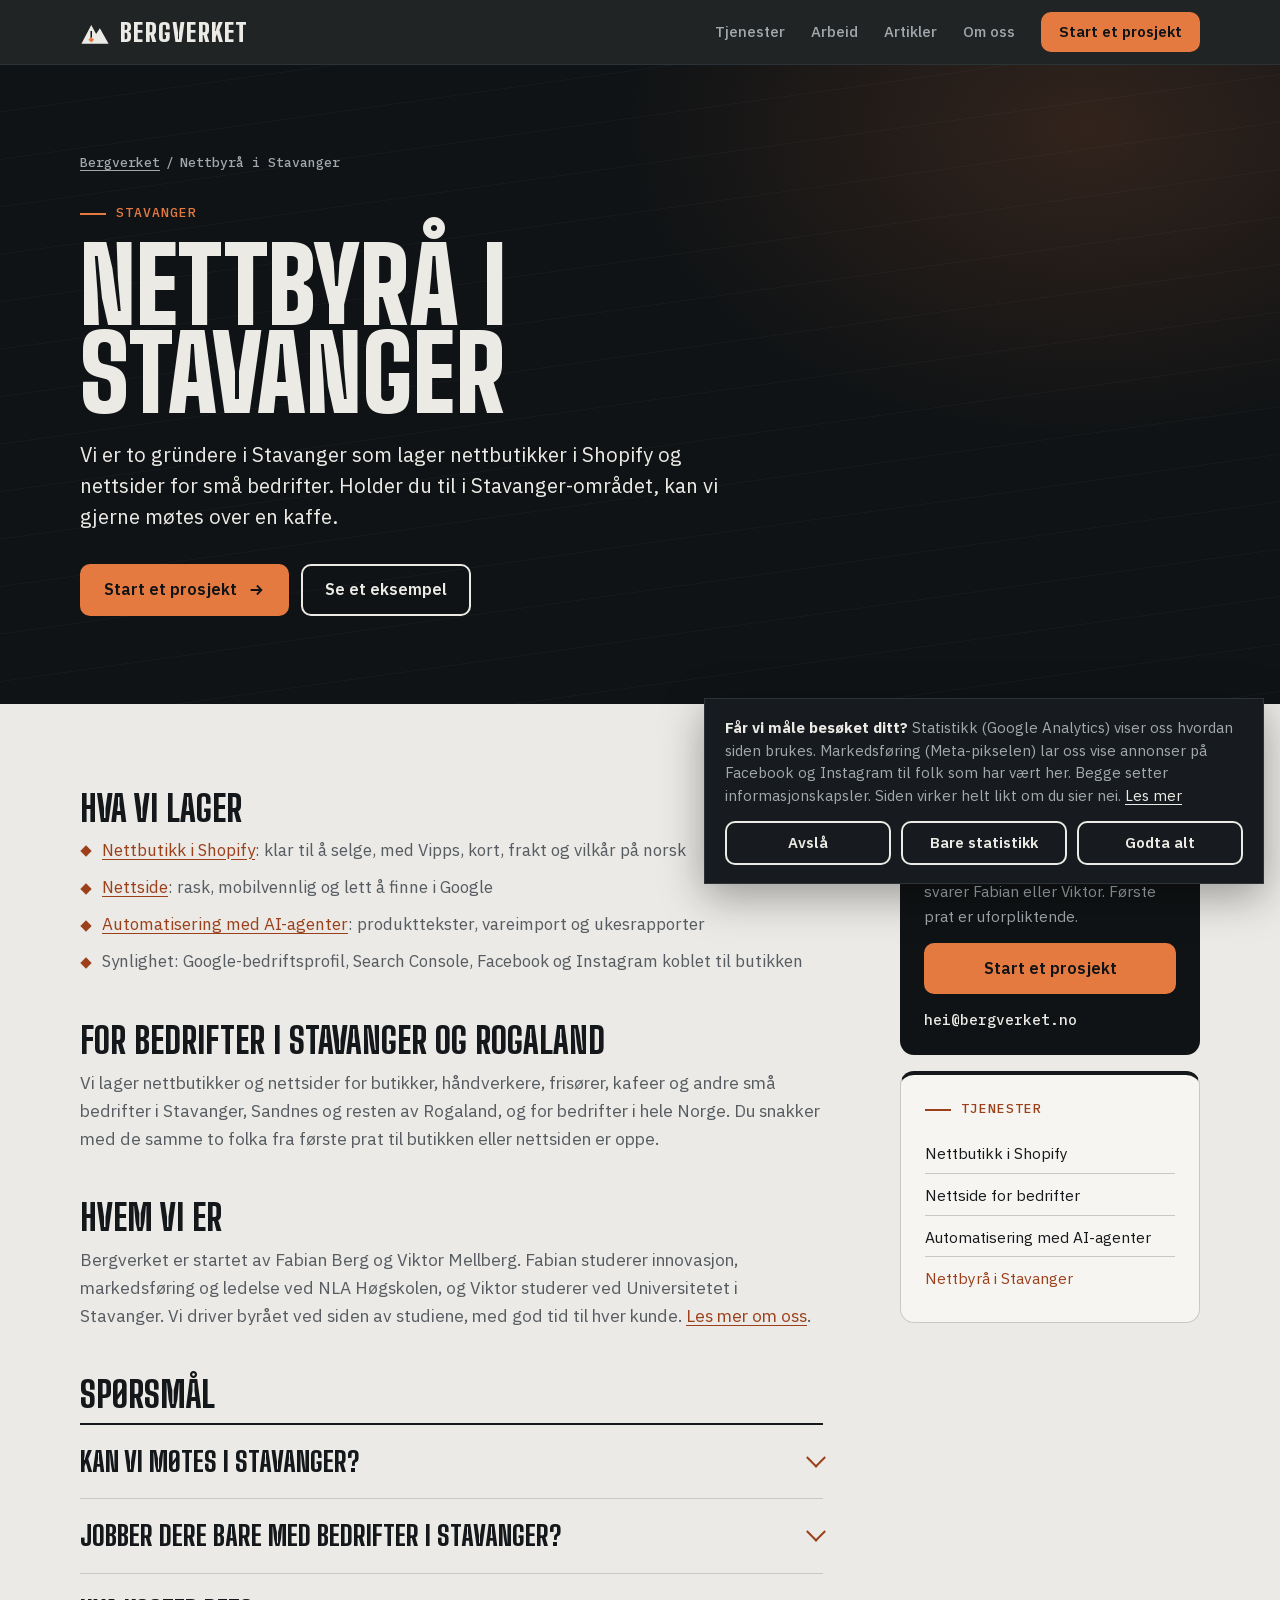
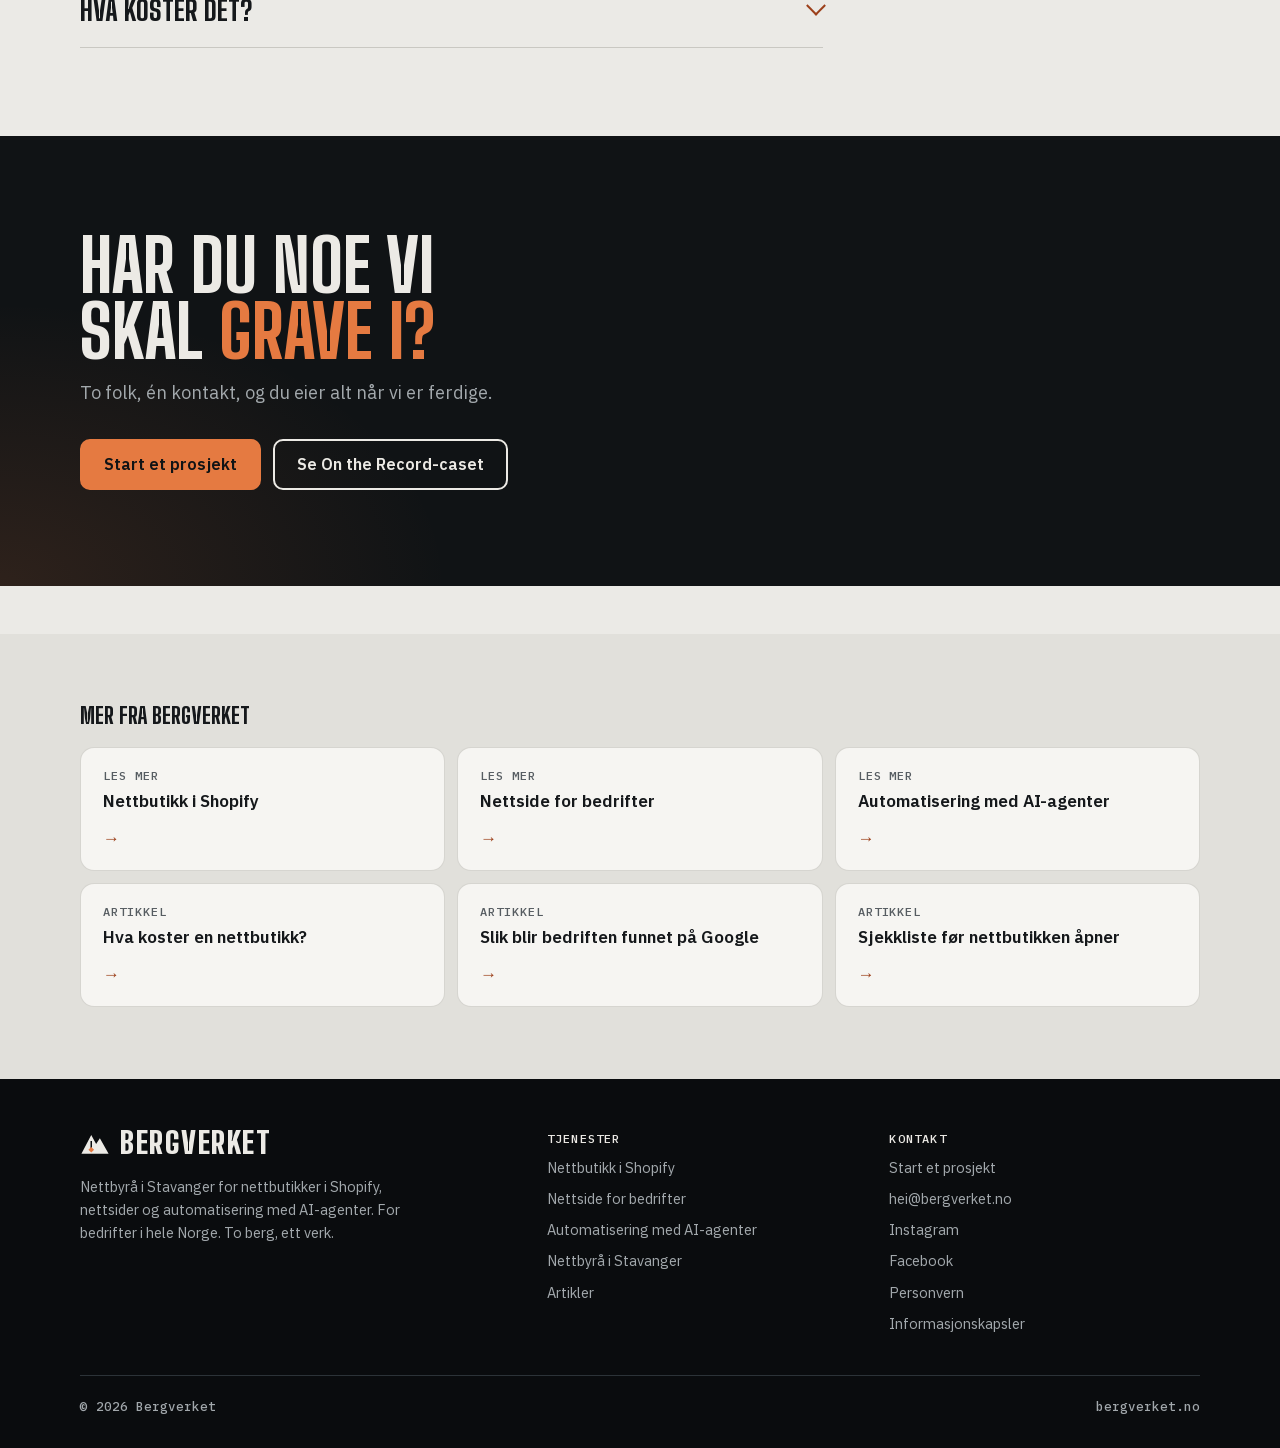
<file: nettbyra-stavanger/index.html>
<!doctype html>
<html lang="nb">
<head>
<meta charset="utf-8">
<meta name="viewport" content="width=device-width, initial-scale=1, viewport-fit=cover">
<title>Nettbyrå i Stavanger · Nettbutikk og nettside · Bergverket</title>
<meta name="description" content="Bergverket er et nettbyrå i Stavanger som lager nettbutikker i Shopify og nettsider for små bedrifter i Stavanger, Sandnes og resten av Rogaland.">
<link rel="canonical" href="https://bergverket.no/nettbyra-stavanger/">
<meta name="robots" content="index, follow, max-image-preview:large, max-snippet:-1">
<meta name="theme-color" content="#101315">
<meta name="color-scheme" content="light dark">
<meta property="og:type" content="website">
<meta property="og:locale" content="nb_NO">
<meta property="og:site_name" content="Bergverket">
<meta property="og:title" content="Nettbyrå i Stavanger · Bergverket">
<meta property="og:description" content="Bergverket er et nettbyrå i Stavanger som lager nettbutikker i Shopify og nettsider for små bedrifter i Stavanger, Sandnes og resten av Rogaland.">
<meta property="og:url" content="https://bergverket.no/nettbyra-stavanger/">
<meta property="og:image" content="https://bergverket.no/assets/og.jpg">
<meta property="og:image:width" content="1200">
<meta property="og:image:height" content="630">
<meta name="twitter:card" content="summary_large_image">
<link rel="icon" href="/favicon.svg" type="image/svg+xml">
<link rel="icon" href="/favicon-32.png" sizes="32x32" type="image/png">
<link rel="apple-touch-icon" href="/apple-touch-icon.png">
<link rel="manifest" href="/site.webmanifest">
<link rel="preload" href="/assets/fonts/big-shoulders.woff2" as="font" type="font/woff2" crossorigin>
<link rel="preload" href="/assets/fonts/plex-sans.woff2" as="font" type="font/woff2" crossorigin>
<link rel="stylesheet" href="/assets/site.css">
<script type="application/ld+json">
{
 "@context": "https://schema.org",
 "@graph": [
  {
   "@type": "WebPage",
   "@id": "https://bergverket.no/nettbyra-stavanger/#side",
   "url": "https://bergverket.no/nettbyra-stavanger/",
   "name": "Nettbyrå i Stavanger",
   "description": "Bergverket er et nettbyrå i Stavanger som lager nettbutikker i Shopify og nettsider for små bedrifter i Stavanger, Sandnes og resten av Rogaland.",
   "inLanguage": "nb-NO",
   "isPartOf": {
    "@id": "https://bergverket.no/#website"
   },
   "dateModified": "2026-11-26",
   "about": {
    "@id": "https://bergverket.no/#org"
   }
  },
  {
   "@type": "BreadcrumbList",
   "itemListElement": [
    {
     "@type": "ListItem",
     "position": 1,
     "name": "Bergverket",
     "item": "https://bergverket.no/"
    },
    {
     "@type": "ListItem",
     "position": 2,
     "name": "Nettbyrå i Stavanger",
     "item": "https://bergverket.no/nettbyra-stavanger/"
    }
   ]
  },
  {
   "@type": "Service",
   "name": "Nettbutikk og nettside i Stavanger",
   "description": "Bergverket er et nettbyrå i Stavanger som lager nettbutikker i Shopify og nettsider for små bedrifter i Stavanger, Sandnes og resten av Rogaland.",
   "url": "https://bergverket.no/nettbyra-stavanger/",
   "provider": {
    "@id": "https://bergverket.no/#org"
   },
   "areaServed": [
    {
     "@type": "Country",
     "name": "Norge"
    },
    {
     "@type": "City",
     "name": "Stavanger"
    }
   ]
  },
  {
   "@type": "FAQPage",
   "mainEntity": [
    {
     "@type": "Question",
     "name": "Kan vi møtes i Stavanger?",
     "acceptedAnswer": {
      "@type": "Answer",
      "text": "Ja. Holder du til i Stavanger-området, møtes vi gjerne. Ellers tar vi første prat på video eller telefon."
     }
    },
    {
     "@type": "Question",
     "name": "Jobber dere bare med bedrifter i Stavanger?",
     "acceptedAnswer": {
      "@type": "Answer",
      "text": "Nei. Vi jobber digitalt med bedrifter i hele Norge. Vår første nettbutikk laget vi for en platesjappe i Trondheim."
     }
    },
    {
     "@type": "Question",
     "name": "Hva koster det?",
     "acceptedAnswer": {
      "@type": "Answer",
      "text": "Det kommer an på hva du trenger. Etter første prat får du et tilbud med pris og plan, og vi starter ikke før du har sagt ja."
     }
    }
   ]
  }
 ]
}
</script>
</head>
<body>
<a class="skip" href="#innhold">Hopp til innholdet</a>
<header class="top">
  <div class="wrap">
    <a class="mark" href="/" aria-label="Bergverket, til forsiden">
      <svg viewBox="0 0 32 32" aria-hidden="true"><path d="M1.5 28.5 12 8.5l5.2 9.6 4-6.1 9.3 16.5Z" fill="currentColor"/><path d="M11.2 15h1.6v8.6h-1.6Z" fill="#101315"/><path d="m12 21.3 3 3-3 3-3-3Z" fill="#e57a41"/></svg>
      Bergverket
    </a>
    <a class="btn btn--ore top-cta" href="/#kontakt">Kontakt</a>
    <button class="menu-btn" type="button" aria-expanded="false" aria-controls="meny"><span aria-hidden="true"></span>Meny</button>
    <nav class="nav" id="meny" aria-label="Hovedmeny">
      <a href="/#tjenester">Tjenester</a>
      <a href="/arbeid/on-the-record/">Arbeid</a>
      <a href="/artikler/">Artikler</a>
      <a href="/#oss">Om oss</a>
      <a class="btn btn--ore" href="/#kontakt">Start et prosjekt</a>
    </nav>
  </div>
</header>
<main id="innhold">
<section class="sub-hero dark">
  <div class="wrap">
    <nav class="crumbs" aria-label="Brødsmuler"><a href="/">Bergverket</a> <span aria-hidden="true">/</span> <span aria-current="page">Nettbyrå i Stavanger</span></nav>
    <div class="depth">Stavanger</div>
    <h1>Nettbyrå i Stavanger</h1>
    <p class="lead">Vi er to gründere i Stavanger som lager nettbutikker i Shopify og nettsider for små bedrifter. Holder du til i Stavanger-området, kan vi gjerne møtes over en kaffe.</p>
    <div class="ctas">
      <a class="btn btn--ore" href="/#kontakt">Start et prosjekt <svg viewBox="0 0 20 20" fill="none" stroke="currentColor" stroke-width="2" aria-hidden="true"><path d="M4 10h11M11 5l5 5-5 5"/></svg></a>
      <a class="btn btn--ghost" href="/arbeid/on-the-record/">Se et eksempel</a>
    </div>
  </div>
</section>
<div class="sub light">
  <div class="wrap sub__grid">
    <article class="prose">
<h2>Hva vi lager</h2>
<ul class="ticks">
<li><a href="/nettbutikk-shopify/">Nettbutikk i Shopify</a>: klar til å selge, med Vipps, kort, frakt og vilkår på norsk</li>
<li><a href="/nettside/">Nettside</a>: rask, mobilvennlig og lett å finne i Google</li>
<li><a href="/automatisering/">Automatisering med AI-agenter</a>: produkttekster, vareimport og ukesrapporter</li>
<li>Synlighet: Google-bedriftsprofil, Search Console, Facebook og Instagram koblet til butikken</li>
</ul>

<h2>For bedrifter i Stavanger og Rogaland</h2>
<p>Vi lager nettbutikker og nettsider for butikker, håndverkere, frisører, kafeer og andre små bedrifter i Stavanger, Sandnes og resten av Rogaland, og for bedrifter i hele Norge. Du snakker med de samme to folka fra første prat til butikken eller nettsiden er oppe.</p>

<h2>Hvem vi er</h2>
<p>Bergverket er startet av Fabian Berg og Viktor Mellberg. Fabian studerer innovasjon, markedsføring og ledelse ved NLA Høgskolen, og Viktor studerer ved Universitetet i Stavanger. Vi driver byrået ved siden av studiene, med god tid til hver kunde. <a href="/#oss">Les mer om oss</a>.</p>
<h2>Spørsmål</h2>
<div class="faq">
<details><summary>Kan vi møtes i Stavanger?</summary><div class="a"><p>Ja. Holder du til i Stavanger-området, møtes vi gjerne. Ellers tar vi første prat på video eller telefon.</p></div></details>
<details><summary>Jobber dere bare med bedrifter i Stavanger?</summary><div class="a"><p>Nei. Vi jobber digitalt med bedrifter i hele Norge. Vår første nettbutikk laget vi for en platesjappe i Trondheim.</p></div></details>
<details><summary>Hva koster det?</summary><div class="a"><p>Det kommer an på hva du trenger. Etter første prat får du et tilbud med pris og plan, og vi starter ikke før du har sagt ja.</p></div></details>
</div>
    </article>
    <aside class="sub__aside" aria-label="Kontakt">
      <div class="aside-card">
        <div class="depth">Snakk med oss</div>
        <p>Fortell kort hva du vil få til, så svarer Fabian eller Viktor. Første prat er uforpliktende.</p>
        <a class="btn btn--ore" href="/#kontakt">Start et prosjekt</a>
        <a class="aside-mail" href="mailto:hei@bergverket.no">hei@bergverket.no</a>
      </div>
      <div class="aside-card aside-card--plain">
        <div class="depth">Tjenester</div>
        <ul>
          <li><a href="/nettbutikk-shopify/">Nettbutikk i Shopify</a></li>
          <li><a href="/nettside/">Nettside for bedrifter</a></li>
          <li><a href="/automatisering/">Automatisering med AI-agenter</a></li>
          <li><a href="/nettbyra-stavanger/" aria-current="page">Nettbyrå i Stavanger</a></li>
        </ul>
      </div>
    </aside>
  </div>
</div>
<section class="sub-cta dark">
  <div class="wrap">
    <h2>Har du noe vi skal <em>grave i?</em></h2>
    <p>To folk, én kontakt, og du eier alt når vi er ferdige.</p>
    <div class="ctas">
      <a class="btn btn--ore" href="/#kontakt">Start et prosjekt</a>
      <a class="btn btn--ghost" href="/arbeid/on-the-record/">Se On the Record-caset</a>
    </div>
  </div>
</section>
</main>
<nav class="related light-2" aria-label="Mer fra Bergverket">
  <div class="wrap">
    <h2>Mer fra Bergverket</h2>
    <ul class="rel stagger">
<li><a href="/nettbutikk-shopify/"><span class="rel__k">Les mer</span>Nettbutikk i Shopify</a></li>
<li><a href="/nettside/"><span class="rel__k">Les mer</span>Nettside for bedrifter</a></li>
<li><a href="/automatisering/"><span class="rel__k">Les mer</span>Automatisering med AI-agenter</a></li>
<li><a href="/artikler/hva-koster-en-nettbutikk/"><span class="rel__k">Artikkel</span>Hva koster en nettbutikk?</a></li>
<li><a href="/artikler/bli-funnet-pa-google/"><span class="rel__k">Artikkel</span>Slik blir bedriften funnet på Google</a></li>
<li><a href="/artikler/sjekkliste-for-nettbutikk-for-apning/"><span class="rel__k">Artikkel</span>Sjekkliste før nettbutikken åpner</a></li>
    </ul>
  </div>
</nav>
<footer class="foot">
  <div class="wrap">
    <div class="grid">
      <div>
        <a class="mark" href="/">
          <svg viewBox="0 0 32 32" aria-hidden="true"><path d="M1.5 28.5 12 8.5l5.2 9.6 4-6.1 9.3 16.5Z" fill="currentColor"/><path d="M11.2 15h1.6v8.6h-1.6Z" fill="#0a0c0e"/><path d="m12 21.3 3 3-3 3-3-3Z" fill="#e57a41"/></svg>
          Bergverket
        </a>
        <p>Nettbyrå i Stavanger for nettbutikker i Shopify, nettsider og automatisering med AI-agenter. For bedrifter i hele Norge. To berg, ett verk.</p>
      </div>
      <div>
        <h2 class="foot-h">Tjenester</h2>
        <ul>
          <li><a href="/nettbutikk-shopify/">Nettbutikk i Shopify</a></li>
          <li><a href="/nettside/">Nettside for bedrifter</a></li>
          <li><a href="/automatisering/">Automatisering med AI-agenter</a></li>
          <li><a href="/nettbyra-stavanger/">Nettbyrå i Stavanger</a></li>
          <li><a href="/artikler/">Artikler</a></li>
        </ul>
      </div>
      <div>
        <h2 class="foot-h">Kontakt</h2>
        <ul>
          <li><a href="/#kontakt">Start et prosjekt</a></li>
          <li><a href="mailto:hei@bergverket.no">hei@bergverket.no</a></li>
          <li><a href="https://www.instagram.com/bergverket.no/" rel="me noopener">Instagram</a></li>
          <li><a href="https://www.facebook.com/bergverket.no" rel="me noopener">Facebook</a></li>
          <li><a href="/personvern.html">Personvern</a></li>
          <li><button type="button" class="linkbtn" data-samtykke>Informasjonskapsler</button></li>
        </ul>
      </div>
    </div>
    <div class="base">
      <span>© 2026 Bergverket</span>
      <span><a href="/">bergverket.no</a></span>
    </div>
  </div>
</footer>
<script src="/assets/site.js" defer></script>
<script src="/assets/samtykke.js" defer></script>
</body>
</html>
</file>
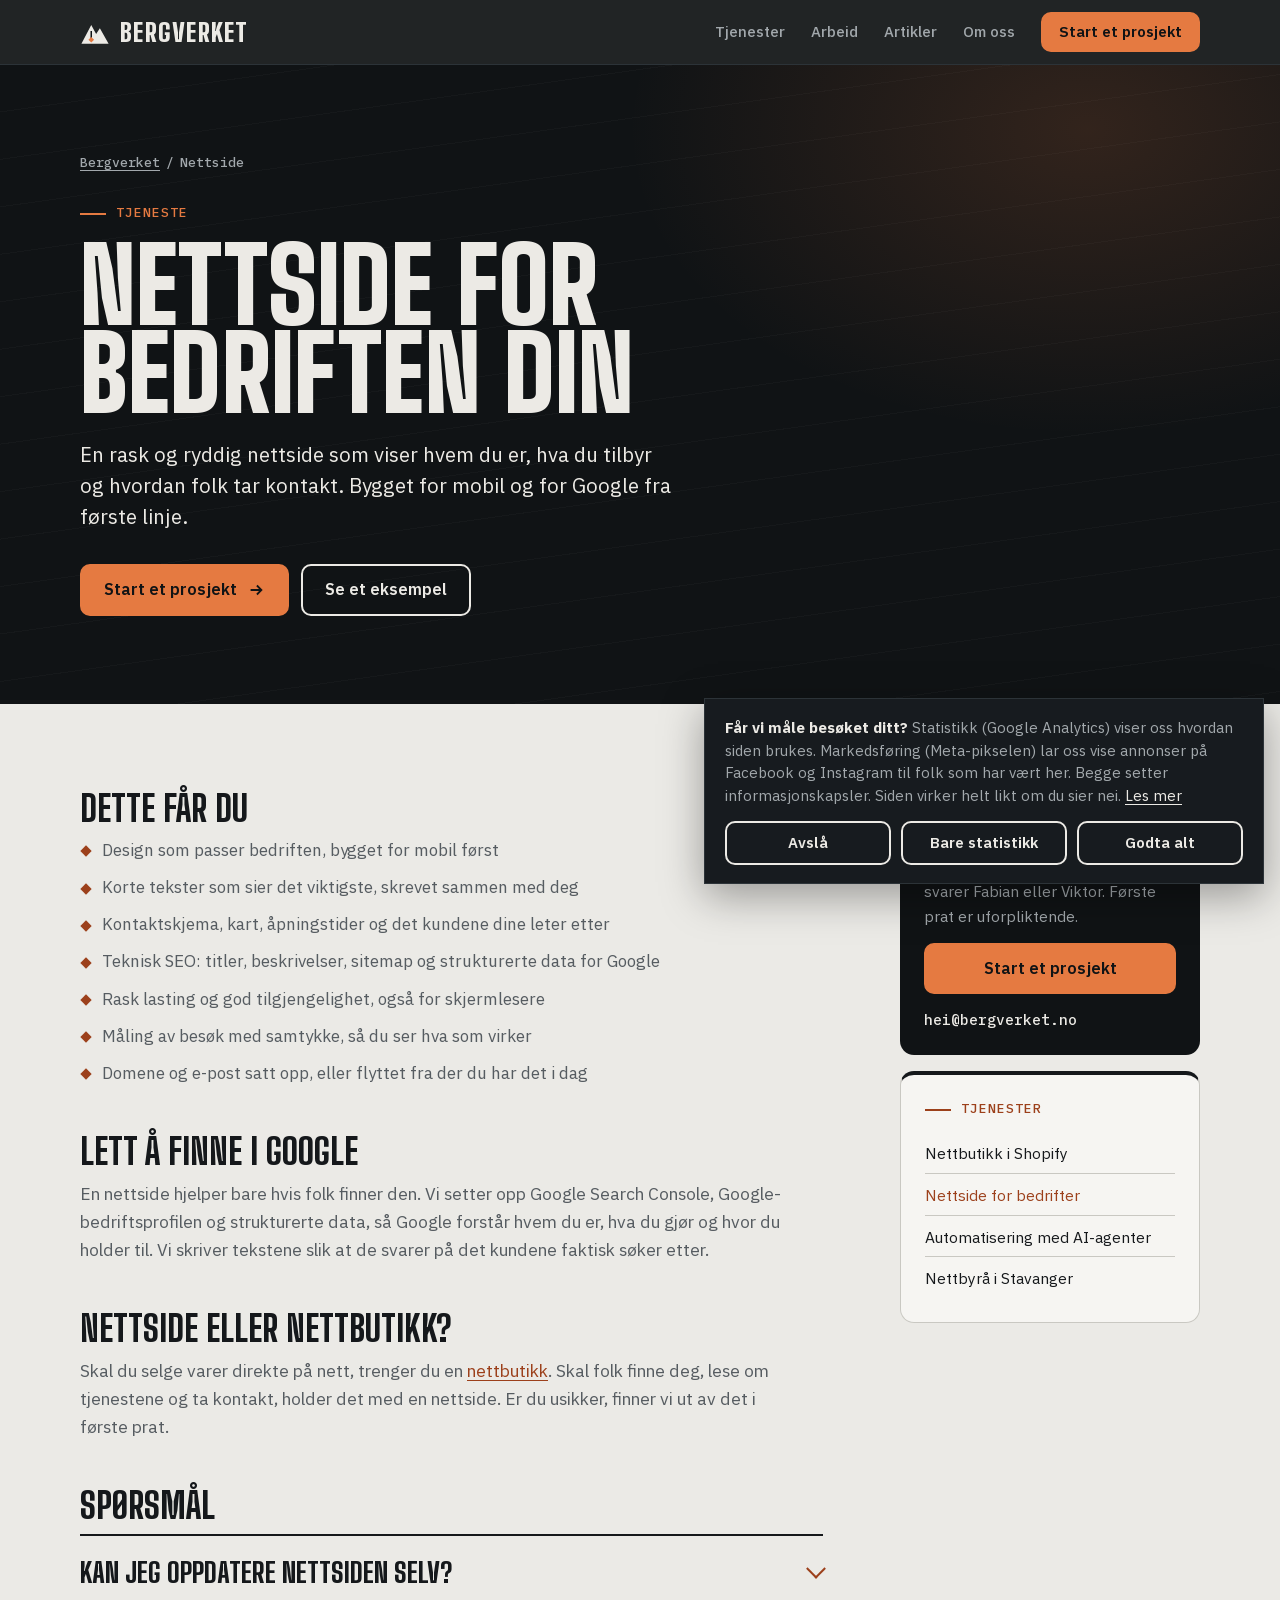
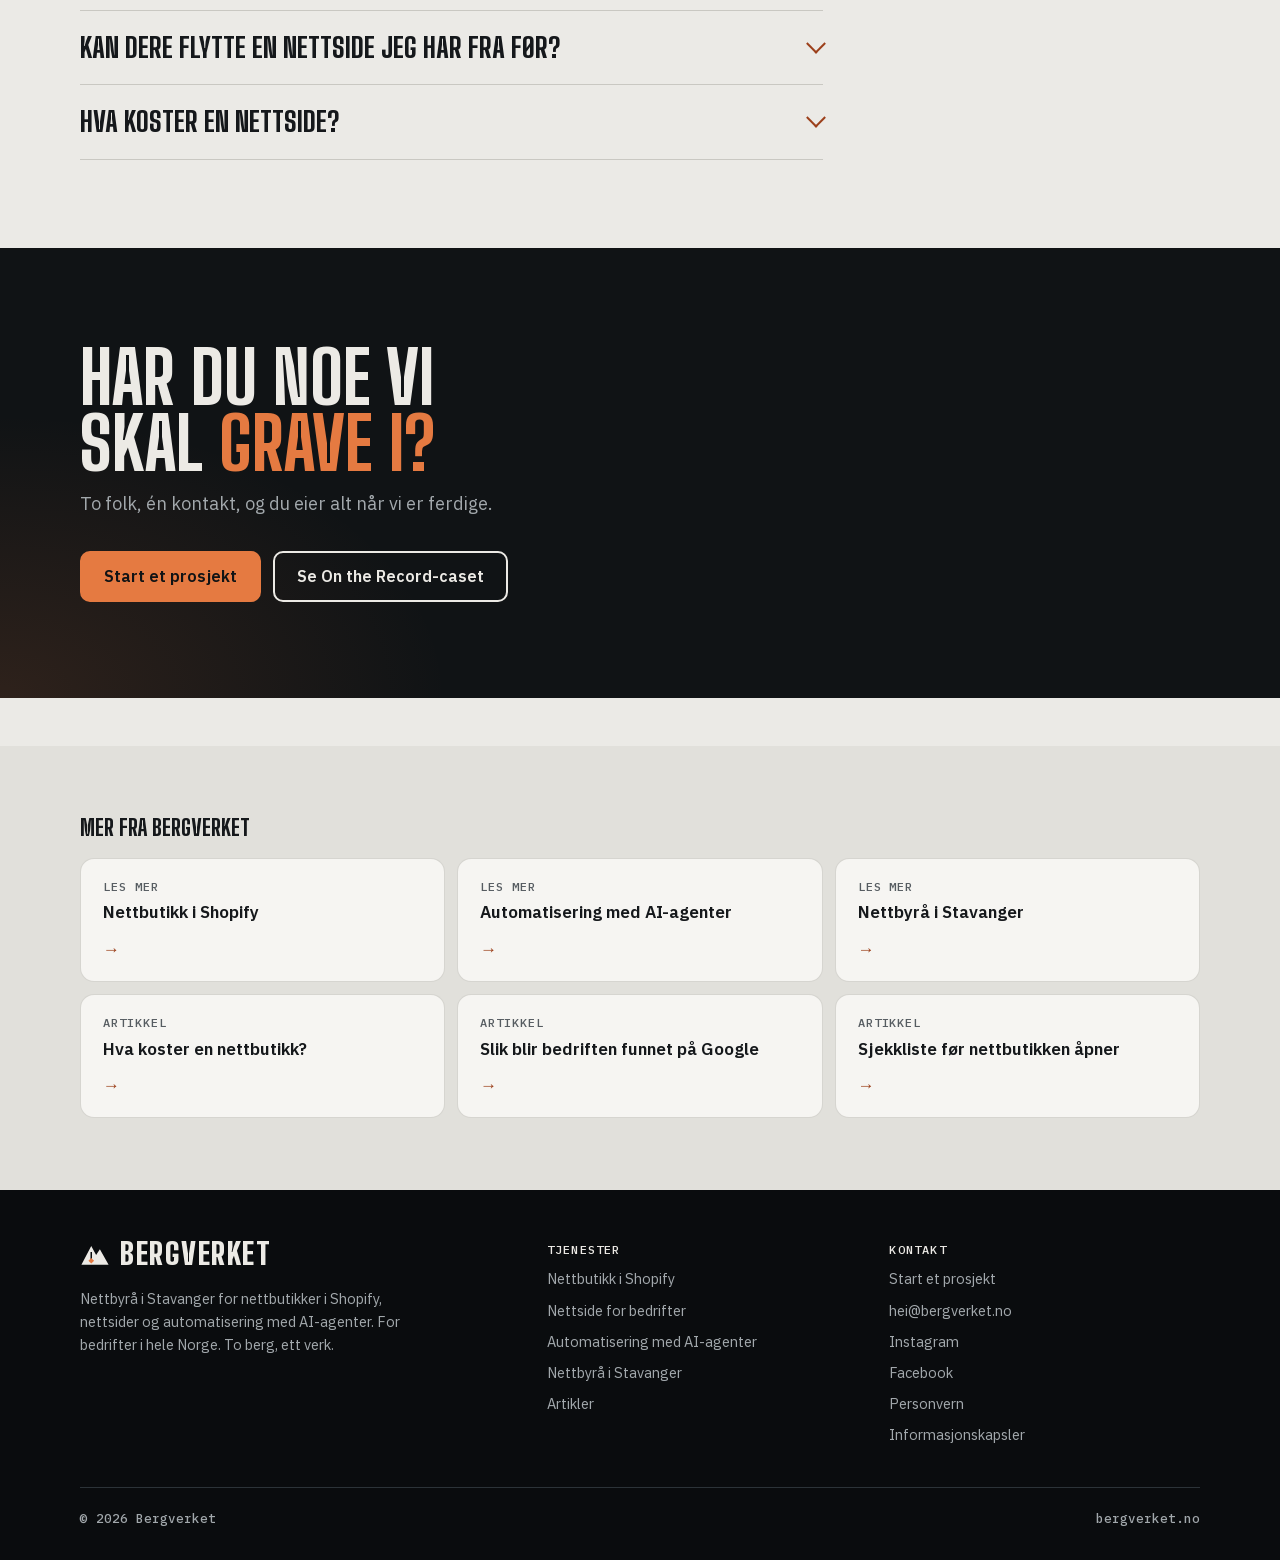
<file: nettside/index.html>
<!doctype html>
<html lang="nb">
<head>
<meta charset="utf-8">
<meta name="viewport" content="width=device-width, initial-scale=1, viewport-fit=cover">
<title>Ny nettside for bedriften · Bergverket nettbyrå</title>
<meta name="description" content="Rask, mobilvennlig nettside som er lett å finne i Google og får folk til å ta kontakt. For små bedrifter i hele Norge. Bergverket, nettbyrå i Stavanger.">
<link rel="canonical" href="https://bergverket.no/nettside/">
<meta name="robots" content="index, follow, max-image-preview:large, max-snippet:-1">
<meta name="theme-color" content="#101315">
<meta name="color-scheme" content="light dark">
<meta property="og:type" content="website">
<meta property="og:locale" content="nb_NO">
<meta property="og:site_name" content="Bergverket">
<meta property="og:title" content="Nettside for bedriften din · Bergverket">
<meta property="og:description" content="Rask, mobilvennlig nettside som er lett å finne i Google og får folk til å ta kontakt. For små bedrifter i hele Norge. Bergverket, nettbyrå i Stavanger.">
<meta property="og:url" content="https://bergverket.no/nettside/">
<meta property="og:image" content="https://bergverket.no/assets/og.jpg">
<meta property="og:image:width" content="1200">
<meta property="og:image:height" content="630">
<meta name="twitter:card" content="summary_large_image">
<link rel="icon" href="/favicon.svg" type="image/svg+xml">
<link rel="icon" href="/favicon-32.png" sizes="32x32" type="image/png">
<link rel="apple-touch-icon" href="/apple-touch-icon.png">
<link rel="manifest" href="/site.webmanifest">
<link rel="preload" href="/assets/fonts/big-shoulders.woff2" as="font" type="font/woff2" crossorigin>
<link rel="preload" href="/assets/fonts/plex-sans.woff2" as="font" type="font/woff2" crossorigin>
<link rel="stylesheet" href="/assets/site.css">
<script type="application/ld+json">
{
 "@context": "https://schema.org",
 "@graph": [
  {
   "@type": "WebPage",
   "@id": "https://bergverket.no/nettside/#side",
   "url": "https://bergverket.no/nettside/",
   "name": "Nettside for bedriften din",
   "description": "Rask, mobilvennlig nettside som er lett å finne i Google og får folk til å ta kontakt. For små bedrifter i hele Norge. Bergverket, nettbyrå i Stavanger.",
   "inLanguage": "nb-NO",
   "isPartOf": {
    "@id": "https://bergverket.no/#website"
   },
   "dateModified": "2026-11-26",
   "about": {
    "@id": "https://bergverket.no/#org"
   }
  },
  {
   "@type": "BreadcrumbList",
   "itemListElement": [
    {
     "@type": "ListItem",
     "position": 1,
     "name": "Bergverket",
     "item": "https://bergverket.no/"
    },
    {
     "@type": "ListItem",
     "position": 2,
     "name": "Nettside",
     "item": "https://bergverket.no/nettside/"
    }
   ]
  },
  {
   "@type": "Service",
   "name": "Nettside",
   "description": "Rask, mobilvennlig nettside som er lett å finne i Google og får folk til å ta kontakt. For små bedrifter i hele Norge. Bergverket, nettbyrå i Stavanger.",
   "url": "https://bergverket.no/nettside/",
   "provider": {
    "@id": "https://bergverket.no/#org"
   },
   "areaServed": [
    {
     "@type": "Country",
     "name": "Norge"
    },
    {
     "@type": "City",
     "name": "Stavanger"
    }
   ]
  },
  {
   "@type": "FAQPage",
   "mainEntity": [
    {
     "@type": "Question",
     "name": "Kan jeg oppdatere nettsiden selv?",
     "acceptedAnswer": {
      "@type": "Answer",
      "text": "Ja. Vi lager den slik at du kan endre tekst og bilder selv, eller sende oss en melding så gjør vi det."
     }
    },
    {
     "@type": "Question",
     "name": "Kan dere flytte en nettside jeg har fra før?",
     "acceptedAnswer": {
      "@type": "Answer",
      "text": "Ja. Vi kan bygge en ny side og flytte domenet og innholdet, uten at du mister plasseringen i Google."
     }
    },
    {
     "@type": "Question",
     "name": "Hva koster en nettside?",
     "acceptedAnswer": {
      "@type": "Answer",
      "text": "Det kommer an på hvor mange sider og funksjoner du trenger. Etter første prat får du et tilbud med pris og plan."
     }
    }
   ]
  }
 ]
}
</script>
</head>
<body>
<a class="skip" href="#innhold">Hopp til innholdet</a>
<header class="top">
  <div class="wrap">
    <a class="mark" href="/" aria-label="Bergverket, til forsiden">
      <svg viewBox="0 0 32 32" aria-hidden="true"><path d="M1.5 28.5 12 8.5l5.2 9.6 4-6.1 9.3 16.5Z" fill="currentColor"/><path d="M11.2 15h1.6v8.6h-1.6Z" fill="#101315"/><path d="m12 21.3 3 3-3 3-3-3Z" fill="#e57a41"/></svg>
      Bergverket
    </a>
    <a class="btn btn--ore top-cta" href="/#kontakt">Kontakt</a>
    <button class="menu-btn" type="button" aria-expanded="false" aria-controls="meny"><span aria-hidden="true"></span>Meny</button>
    <nav class="nav" id="meny" aria-label="Hovedmeny">
      <a href="/#tjenester">Tjenester</a>
      <a href="/arbeid/on-the-record/">Arbeid</a>
      <a href="/artikler/">Artikler</a>
      <a href="/#oss">Om oss</a>
      <a class="btn btn--ore" href="/#kontakt">Start et prosjekt</a>
    </nav>
  </div>
</header>
<main id="innhold">
<section class="sub-hero dark">
  <div class="wrap">
    <nav class="crumbs" aria-label="Brødsmuler"><a href="/">Bergverket</a> <span aria-hidden="true">/</span> <span aria-current="page">Nettside</span></nav>
    <div class="depth">Tjeneste</div>
    <h1>Nettside for bedriften din</h1>
    <p class="lead">En rask og ryddig nettside som viser hvem du er, hva du tilbyr og hvordan folk tar kontakt. Bygget for mobil og for Google fra første linje.</p>
    <div class="ctas">
      <a class="btn btn--ore" href="/#kontakt">Start et prosjekt <svg viewBox="0 0 20 20" fill="none" stroke="currentColor" stroke-width="2" aria-hidden="true"><path d="M4 10h11M11 5l5 5-5 5"/></svg></a>
      <a class="btn btn--ghost" href="/arbeid/on-the-record/">Se et eksempel</a>
    </div>
  </div>
</section>
<div class="sub light">
  <div class="wrap sub__grid">
    <article class="prose">
<h2>Dette får du</h2>
<ul class="ticks">
<li>Design som passer bedriften, bygget for mobil først</li>
<li>Korte tekster som sier det viktigste, skrevet sammen med deg</li>
<li>Kontaktskjema, kart, åpningstider og det kundene dine leter etter</li>
<li>Teknisk SEO: titler, beskrivelser, sitemap og strukturerte data for Google</li>
<li>Rask lasting og god tilgjengelighet, også for skjermlesere</li>
<li>Måling av besøk med samtykke, så du ser hva som virker</li>
<li>Domene og e-post satt opp, eller flyttet fra der du har det i dag</li>
</ul>

<h2>Lett å finne i Google</h2>
<p>En nettside hjelper bare hvis folk finner den. Vi setter opp Google Search Console, Google-bedriftsprofilen og strukturerte data, så Google forstår hvem du er, hva du gjør og hvor du holder til. Vi skriver tekstene slik at de svarer på det kundene faktisk søker etter.</p>

<h2>Nettside eller nettbutikk?</h2>
<p>Skal du selge varer direkte på nett, trenger du en <a href="/nettbutikk-shopify/">nettbutikk</a>. Skal folk finne deg, lese om tjenestene og ta kontakt, holder det med en nettside. Er du usikker, finner vi ut av det i første prat.</p>
<h2>Spørsmål</h2>
<div class="faq">
<details><summary>Kan jeg oppdatere nettsiden selv?</summary><div class="a"><p>Ja. Vi lager den slik at du kan endre tekst og bilder selv, eller sende oss en melding så gjør vi det.</p></div></details>
<details><summary>Kan dere flytte en nettside jeg har fra før?</summary><div class="a"><p>Ja. Vi kan bygge en ny side og flytte domenet og innholdet, uten at du mister plasseringen i Google.</p></div></details>
<details><summary>Hva koster en nettside?</summary><div class="a"><p>Det kommer an på hvor mange sider og funksjoner du trenger. Etter første prat får du et tilbud med pris og plan.</p></div></details>
</div>
    </article>
    <aside class="sub__aside" aria-label="Kontakt">
      <div class="aside-card">
        <div class="depth">Snakk med oss</div>
        <p>Fortell kort hva du vil få til, så svarer Fabian eller Viktor. Første prat er uforpliktende.</p>
        <a class="btn btn--ore" href="/#kontakt">Start et prosjekt</a>
        <a class="aside-mail" href="mailto:hei@bergverket.no">hei@bergverket.no</a>
      </div>
      <div class="aside-card aside-card--plain">
        <div class="depth">Tjenester</div>
        <ul>
          <li><a href="/nettbutikk-shopify/">Nettbutikk i Shopify</a></li>
          <li><a href="/nettside/" aria-current="page">Nettside for bedrifter</a></li>
          <li><a href="/automatisering/">Automatisering med AI-agenter</a></li>
          <li><a href="/nettbyra-stavanger/">Nettbyrå i Stavanger</a></li>
        </ul>
      </div>
    </aside>
  </div>
</div>
<section class="sub-cta dark">
  <div class="wrap">
    <h2>Har du noe vi skal <em>grave i?</em></h2>
    <p>To folk, én kontakt, og du eier alt når vi er ferdige.</p>
    <div class="ctas">
      <a class="btn btn--ore" href="/#kontakt">Start et prosjekt</a>
      <a class="btn btn--ghost" href="/arbeid/on-the-record/">Se On the Record-caset</a>
    </div>
  </div>
</section>
</main>
<nav class="related light-2" aria-label="Mer fra Bergverket">
  <div class="wrap">
    <h2>Mer fra Bergverket</h2>
    <ul class="rel stagger">
<li><a href="/nettbutikk-shopify/"><span class="rel__k">Les mer</span>Nettbutikk i Shopify</a></li>
<li><a href="/automatisering/"><span class="rel__k">Les mer</span>Automatisering med AI-agenter</a></li>
<li><a href="/nettbyra-stavanger/"><span class="rel__k">Les mer</span>Nettbyrå i Stavanger</a></li>
<li><a href="/artikler/hva-koster-en-nettbutikk/"><span class="rel__k">Artikkel</span>Hva koster en nettbutikk?</a></li>
<li><a href="/artikler/bli-funnet-pa-google/"><span class="rel__k">Artikkel</span>Slik blir bedriften funnet på Google</a></li>
<li><a href="/artikler/sjekkliste-for-nettbutikk-for-apning/"><span class="rel__k">Artikkel</span>Sjekkliste før nettbutikken åpner</a></li>
    </ul>
  </div>
</nav>
<footer class="foot">
  <div class="wrap">
    <div class="grid">
      <div>
        <a class="mark" href="/">
          <svg viewBox="0 0 32 32" aria-hidden="true"><path d="M1.5 28.5 12 8.5l5.2 9.6 4-6.1 9.3 16.5Z" fill="currentColor"/><path d="M11.2 15h1.6v8.6h-1.6Z" fill="#0a0c0e"/><path d="m12 21.3 3 3-3 3-3-3Z" fill="#e57a41"/></svg>
          Bergverket
        </a>
        <p>Nettbyrå i Stavanger for nettbutikker i Shopify, nettsider og automatisering med AI-agenter. For bedrifter i hele Norge. To berg, ett verk.</p>
      </div>
      <div>
        <h2 class="foot-h">Tjenester</h2>
        <ul>
          <li><a href="/nettbutikk-shopify/">Nettbutikk i Shopify</a></li>
          <li><a href="/nettside/">Nettside for bedrifter</a></li>
          <li><a href="/automatisering/">Automatisering med AI-agenter</a></li>
          <li><a href="/nettbyra-stavanger/">Nettbyrå i Stavanger</a></li>
          <li><a href="/artikler/">Artikler</a></li>
        </ul>
      </div>
      <div>
        <h2 class="foot-h">Kontakt</h2>
        <ul>
          <li><a href="/#kontakt">Start et prosjekt</a></li>
          <li><a href="mailto:hei@bergverket.no">hei@bergverket.no</a></li>
          <li><a href="https://www.instagram.com/bergverket.no/" rel="me noopener">Instagram</a></li>
          <li><a href="https://www.facebook.com/bergverket.no" rel="me noopener">Facebook</a></li>
          <li><a href="/personvern.html">Personvern</a></li>
          <li><button type="button" class="linkbtn" data-samtykke>Informasjonskapsler</button></li>
        </ul>
      </div>
    </div>
    <div class="base">
      <span>© 2026 Bergverket</span>
      <span><a href="/">bergverket.no</a></span>
    </div>
  </div>
</footer>
<script src="/assets/site.js" defer></script>
<script src="/assets/samtykke.js" defer></script>
</body>
</html>
</file>
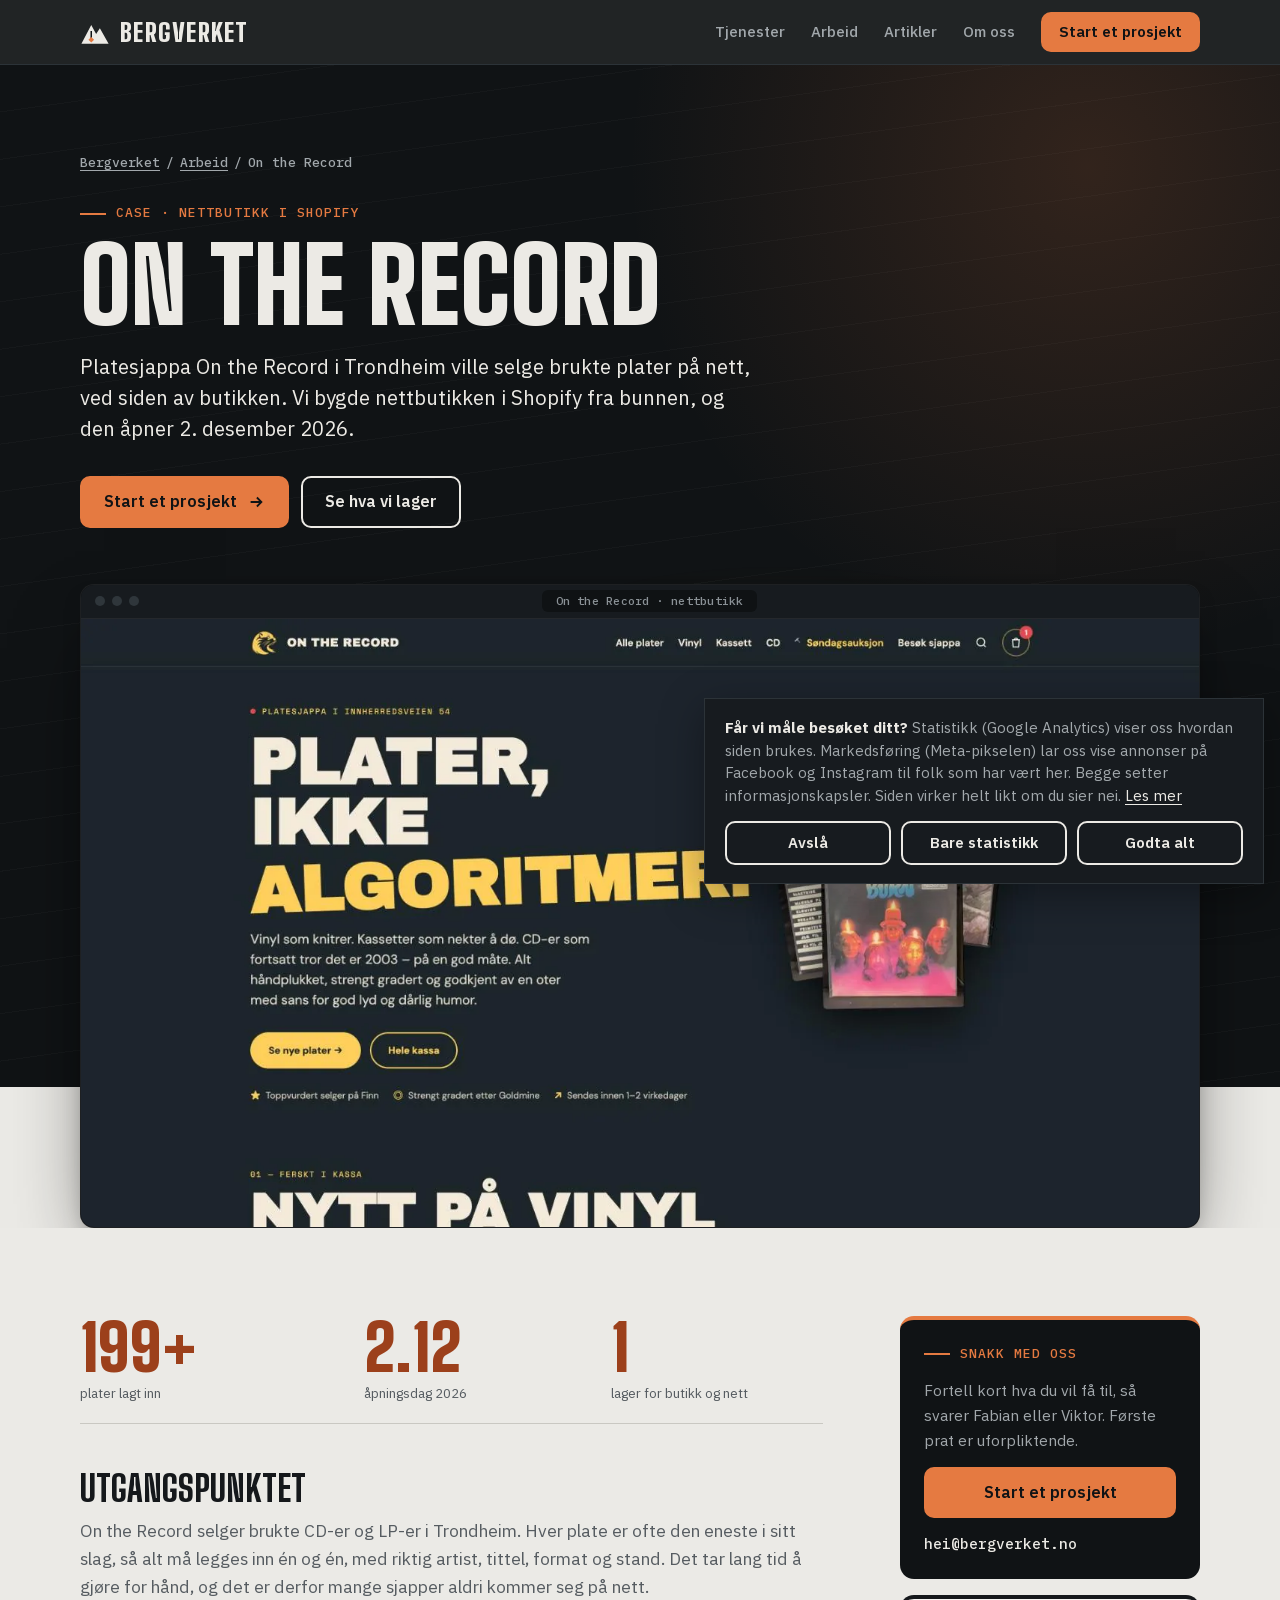
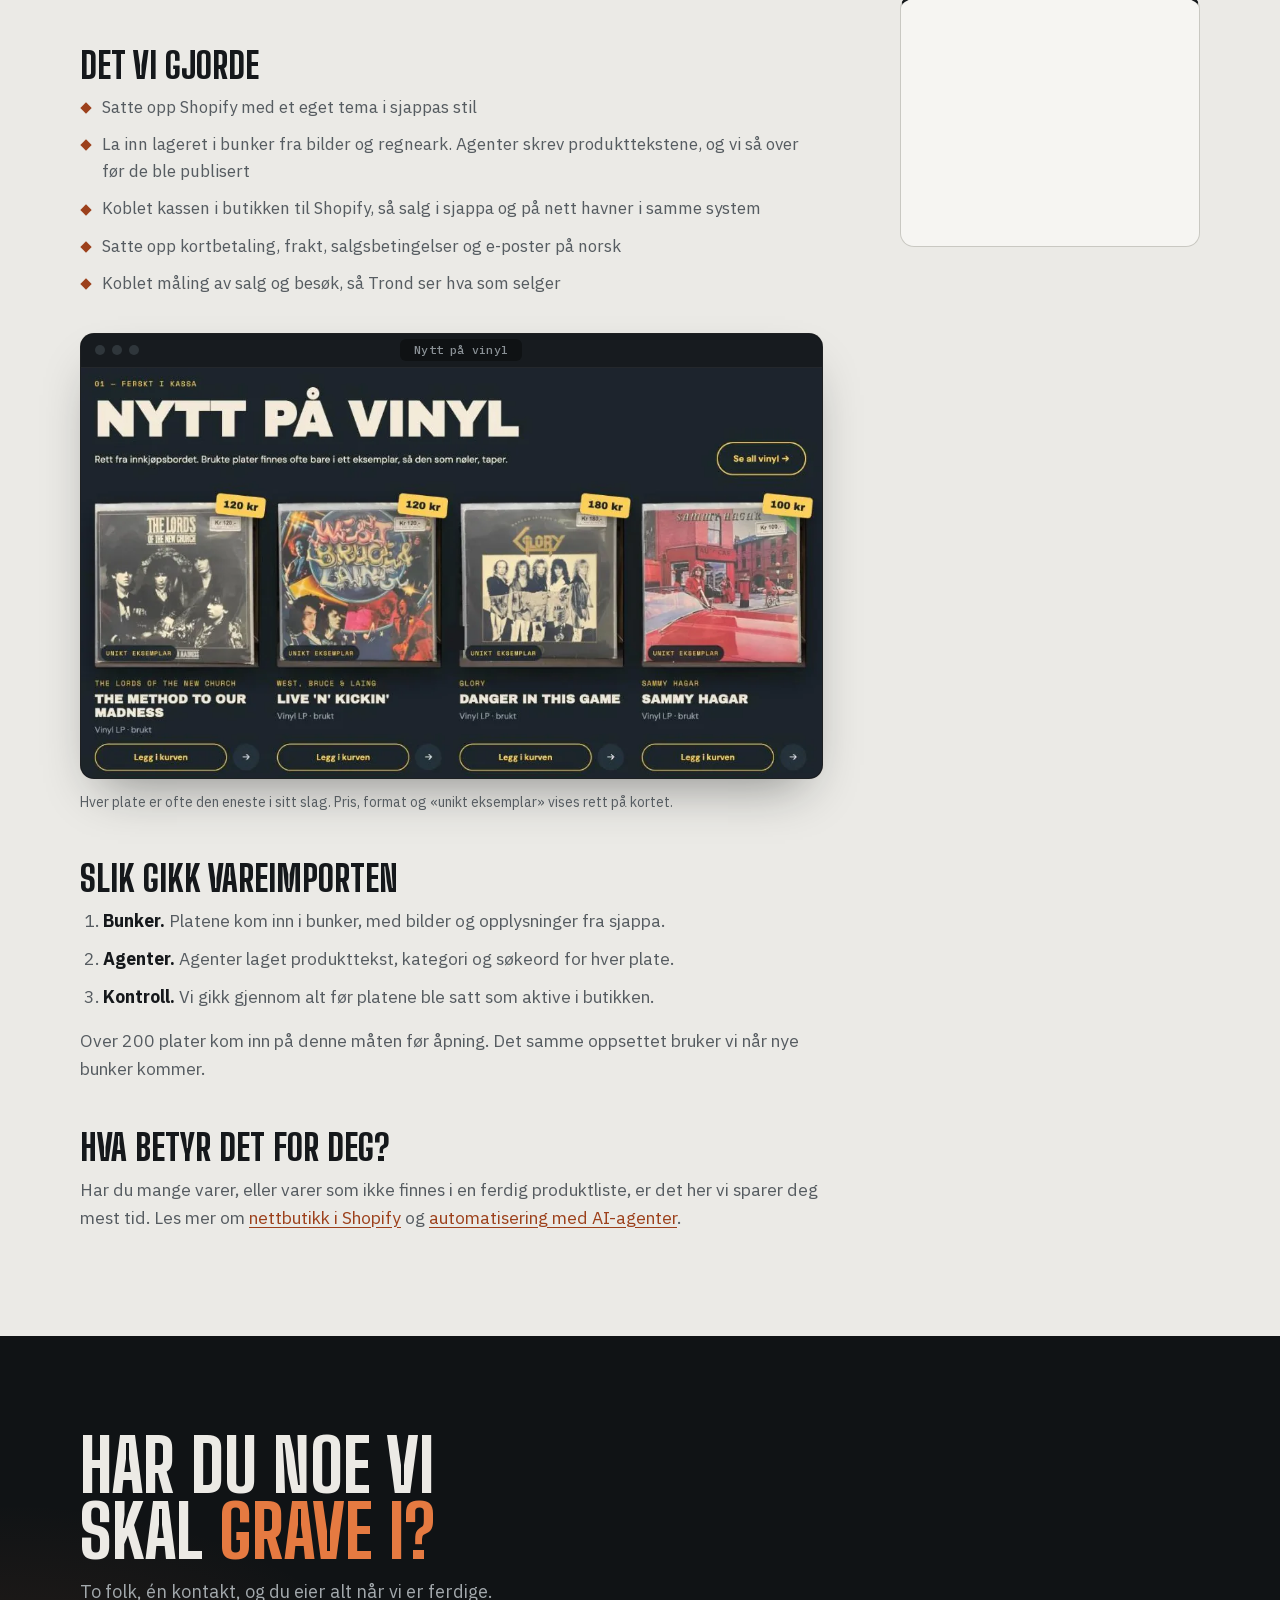
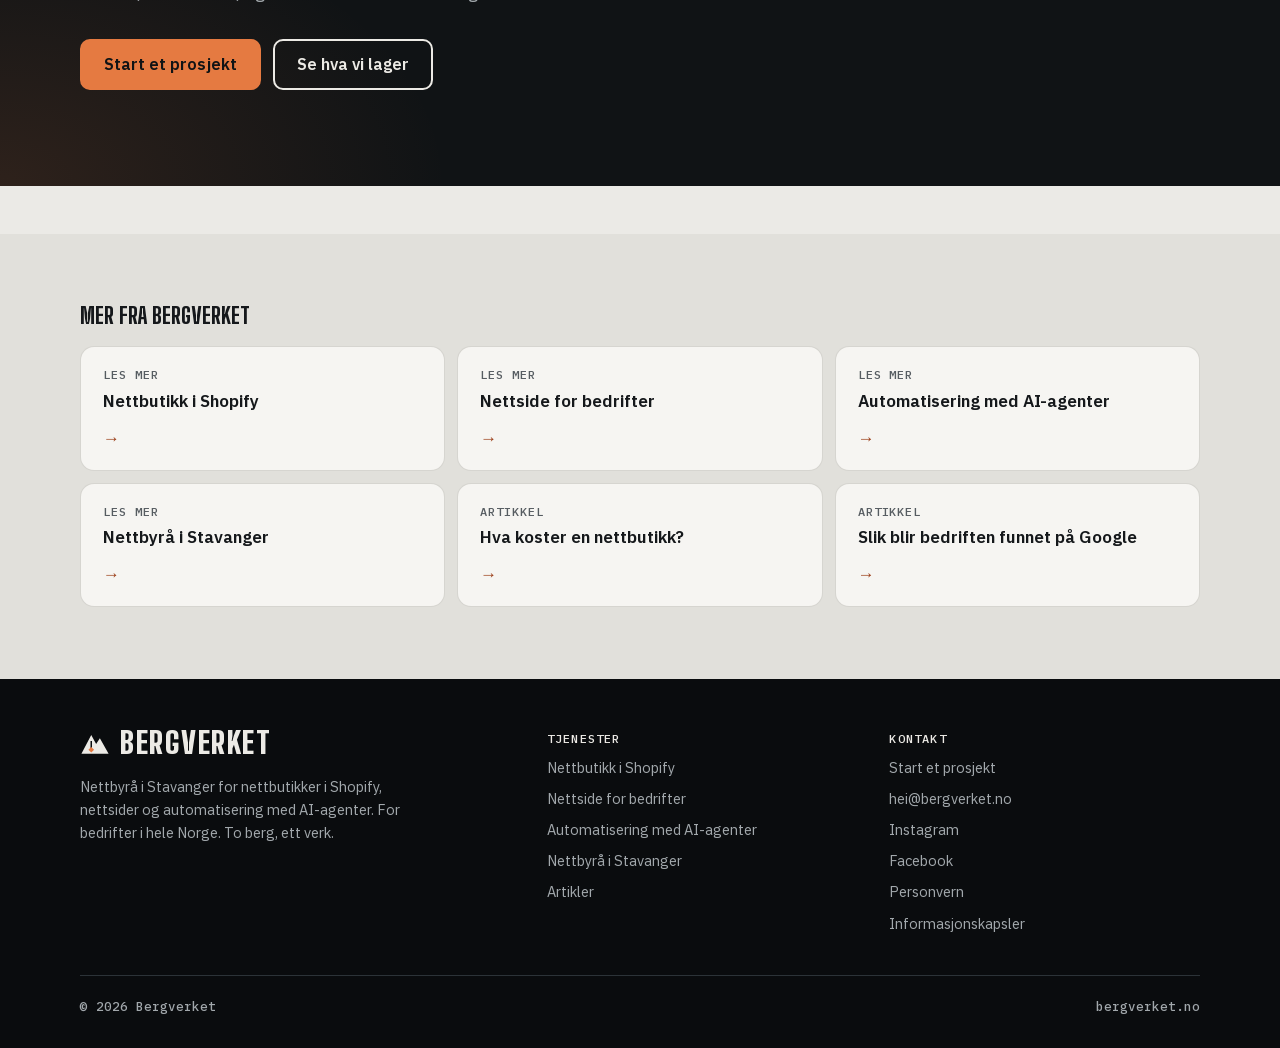
<file: arbeid/on-the-record/index.html>
<!doctype html>
<html lang="nb">
<head>
<meta charset="utf-8">
<meta name="viewport" content="width=device-width, initial-scale=1, viewport-fit=cover">
<title>Case: nettbutikk for platesjappa On the Record · Bergverket</title>
<meta name="description" content="Slik bygde vi nettbutikken i Shopify for platesjappa On the Record i Trondheim: eget tema, over 200 brukte plater lagt inn fra bilder, kasse og butikk i samme system.">
<link rel="canonical" href="https://bergverket.no/arbeid/on-the-record/">
<meta name="robots" content="index, follow, max-image-preview:large, max-snippet:-1">
<meta name="theme-color" content="#101315">
<meta name="color-scheme" content="light dark">
<meta property="og:type" content="website">
<meta property="og:locale" content="nb_NO">
<meta property="og:site_name" content="Bergverket">
<meta property="og:title" content="On the Record · Bergverket">
<meta property="og:description" content="Slik bygde vi nettbutikken i Shopify for platesjappa On the Record i Trondheim: eget tema, over 200 brukte plater lagt inn fra bilder, kasse og butikk i samme system.">
<meta property="og:url" content="https://bergverket.no/arbeid/on-the-record/">
<meta property="og:image" content="https://bergverket.no/assets/og.jpg">
<meta property="og:image:width" content="1200">
<meta property="og:image:height" content="630">
<meta name="twitter:card" content="summary_large_image">
<link rel="icon" href="/favicon.svg" type="image/svg+xml">
<link rel="icon" href="/favicon-32.png" sizes="32x32" type="image/png">
<link rel="apple-touch-icon" href="/apple-touch-icon.png">
<link rel="manifest" href="/site.webmanifest">
<link rel="preload" href="/assets/fonts/big-shoulders.woff2" as="font" type="font/woff2" crossorigin>
<link rel="preload" href="/assets/fonts/plex-sans.woff2" as="font" type="font/woff2" crossorigin>
<link rel="stylesheet" href="/assets/site.css">
<script type="application/ld+json">
{
 "@context": "https://schema.org",
 "@graph": [
  {
   "@type": "WebPage",
   "@id": "https://bergverket.no/arbeid/on-the-record/#side",
   "url": "https://bergverket.no/arbeid/on-the-record/",
   "name": "On the Record",
   "description": "Slik bygde vi nettbutikken i Shopify for platesjappa On the Record i Trondheim: eget tema, over 200 brukte plater lagt inn fra bilder, kasse og butikk i samme system.",
   "inLanguage": "nb-NO",
   "isPartOf": {
    "@id": "https://bergverket.no/#website"
   },
   "dateModified": "2026-11-26",
   "about": {
    "@id": "https://bergverket.no/#org"
   }
  },
  {
   "@type": "BreadcrumbList",
   "itemListElement": [
    {
     "@type": "ListItem",
     "position": 1,
     "name": "Bergverket",
     "item": "https://bergverket.no/"
    },
    {
     "@type": "ListItem",
     "position": 2,
     "name": "Arbeid",
     "item": "https://bergverket.no/#arbeid"
    },
    {
     "@type": "ListItem",
     "position": 3,
     "name": "On the Record",
     "item": "https://bergverket.no/arbeid/on-the-record/"
    }
   ]
  }
 ]
}
</script>
</head>
<body>
<a class="skip" href="#innhold">Hopp til innholdet</a>
<header class="top">
  <div class="wrap">
    <a class="mark" href="/" aria-label="Bergverket, til forsiden">
      <svg viewBox="0 0 32 32" aria-hidden="true"><path d="M1.5 28.5 12 8.5l5.2 9.6 4-6.1 9.3 16.5Z" fill="currentColor"/><path d="M11.2 15h1.6v8.6h-1.6Z" fill="#101315"/><path d="m12 21.3 3 3-3 3-3-3Z" fill="#e57a41"/></svg>
      Bergverket
    </a>
    <a class="btn btn--ore top-cta" href="/#kontakt">Kontakt</a>
    <button class="menu-btn" type="button" aria-expanded="false" aria-controls="meny"><span aria-hidden="true"></span>Meny</button>
    <nav class="nav" id="meny" aria-label="Hovedmeny">
      <a href="/#tjenester">Tjenester</a>
      <a href="/arbeid/on-the-record/">Arbeid</a>
      <a href="/artikler/">Artikler</a>
      <a href="/#oss">Om oss</a>
      <a class="btn btn--ore" href="/#kontakt">Start et prosjekt</a>
    </nav>
  </div>
</header>
<main id="innhold">
<section class="sub-hero dark sub-hero--case">
  <div class="wrap">
    <nav class="crumbs" aria-label="Brødsmuler"><a href="/">Bergverket</a> <span aria-hidden="true">/</span> <a href="/#arbeid">Arbeid</a> <span aria-hidden="true">/</span> <span aria-current="page">On the Record</span></nav>
    <div class="depth">Case · Nettbutikk i Shopify</div>
    <h1>On the Record</h1>
    <p class="lead">Platesjappa On the Record i Trondheim ville selge brukte plater på nett, ved siden av butikken. Vi bygde nettbutikken i Shopify fra bunnen, og den åpner 2. desember 2026.</p>
    <div class="ctas">
      <a class="btn btn--ore" href="/#kontakt">Start et prosjekt <svg viewBox="0 0 20 20" fill="none" stroke="currentColor" stroke-width="2" aria-hidden="true"><path d="M4 10h11M11 5l5 5-5 5"/></svg></a>
      <a class="btn btn--ghost" href="/#tjenester">Se hva vi lager</a>
    </div>
<div class="case-hero">
      <div class="sc__glow" aria-hidden="true"></div>
      <figure class="browser">
        <div class="browser__bar" aria-hidden="true"><i></i><i></i><i></i><span>On the Record · nettbutikk</span></div>
        <picture><source srcset="/assets/arbeid/otr-forside-800.webp 800w, /assets/arbeid/otr-forside.webp 1493w" sizes="(max-width: 1200px) 92vw, 1120px" type="image/webp"><img src="/assets/arbeid/otr-forside.jpg" alt="Forsiden til nettbutikken On the Record: mørk bakgrunn, gul tekst «Plater, ikke algoritmer» og en stabel med plater" width="1493" height="812" fetchpriority="high" decoding="async"></picture>
      </figure>
    </div>
  </div>
</section>
<div class="sub light">
  <div class="wrap sub__grid">
    <article class="prose">
<div class="case-facts">
  <div><b>200+</b><span>plater lagt inn</span></div>
  <div><b>2.12</b><span>åpningsdag 2026</span></div>
  <div><b>1</b><span>lager for butikk og nett</span></div>
</div>
<h2>Utgangspunktet</h2>
<p>On the Record selger brukte CD-er og LP-er i Trondheim. Hver plate er ofte den eneste i sitt slag, så alt må legges inn én og én, med riktig artist, tittel, format og stand. Det tar lang tid å gjøre for hånd, og det er derfor mange sjapper aldri kommer seg på nett.</p>
<h2>Det vi gjorde</h2>
<ul class="ticks">
<li>Satte opp Shopify med et eget tema i sjappas stil</li>
<li>La inn lageret i bunker fra bilder og regneark. Agenter skrev produkttekstene, og vi så over før de ble publisert</li>
<li>Koblet kassen i butikken til Shopify, så salg i sjappa og på nett havner i samme system</li>
<li>Satte opp kortbetaling, frakt, salgsbetingelser og e-poster på norsk</li>
<li>Koblet måling av salg og besøk, så Trond ser hva som selger</li>
</ul>
<figure class="case-fig">
  <div class="browser">
    <div class="browser__bar" aria-hidden="true"><i></i><i></i><i></i><span>Nytt på vinyl</span></div>
    <picture><source srcset="/assets/arbeid/otr-nytt.webp" type="image/webp"><img src="/assets/arbeid/otr-nytt.jpg" alt="Seksjonen «Nytt på vinyl» med fire brukte LP-er, pris og knapp for å legge i kurven" width="1084" height="600" loading="lazy" decoding="async"></picture>
  </div>
  <figcaption>Hver plate er ofte den eneste i sitt slag. Pris, format og «unikt eksemplar» vises rett på kortet.</figcaption>
</figure>
<h2>Slik gikk vareimporten</h2>
<ol>
<li><strong>Bunker.</strong> Platene kom inn i bunker, med bilder og opplysninger fra sjappa.</li>
<li><strong>Agenter.</strong> Agenter laget produkttekst, kategori og søkeord for hver plate.</li>
<li><strong>Kontroll.</strong> Vi gikk gjennom alt før platene ble satt som aktive i butikken.</li>
</ol>
<p>Over 200 plater kom inn på denne måten før åpning. Det samme oppsettet bruker vi når nye bunker kommer.</p>
<h2>Hva betyr det for deg?</h2>
<p>Har du mange varer, eller varer som ikke finnes i en ferdig produktliste, er det her vi sparer deg mest tid. Les mer om <a href="/nettbutikk-shopify/">nettbutikk i Shopify</a> og <a href="/automatisering/">automatisering med AI-agenter</a>.</p>

    </article>
    <aside class="sub__aside" aria-label="Kontakt">
      <div class="aside-card">
        <div class="depth">Snakk med oss</div>
        <p>Fortell kort hva du vil få til, så svarer Fabian eller Viktor. Første prat er uforpliktende.</p>
        <a class="btn btn--ore" href="/#kontakt">Start et prosjekt</a>
        <a class="aside-mail" href="mailto:hei@bergverket.no">hei@bergverket.no</a>
      </div>
      <div class="aside-card aside-card--plain">
        <div class="depth">Tjenester</div>
        <ul>
          <li><a href="/nettbutikk-shopify/">Nettbutikk i Shopify</a></li>
          <li><a href="/nettside/">Nettside for bedrifter</a></li>
          <li><a href="/automatisering/">Automatisering med AI-agenter</a></li>
          <li><a href="/nettbyra-stavanger/">Nettbyrå i Stavanger</a></li>
        </ul>
      </div>
    </aside>
  </div>
</div>
<section class="sub-cta dark">
  <div class="wrap">
    <h2>Har du noe vi skal <em>grave i?</em></h2>
    <p>To folk, én kontakt, og du eier alt når vi er ferdige.</p>
    <div class="ctas">
      <a class="btn btn--ore" href="/#kontakt">Start et prosjekt</a>
      <a class="btn btn--ghost" href="/#tjenester">Se hva vi lager</a>
    </div>
  </div>
</section>
</main>
<nav class="related light-2" aria-label="Mer fra Bergverket">
  <div class="wrap">
    <h2>Mer fra Bergverket</h2>
    <ul class="rel stagger">
<li><a href="/nettbutikk-shopify/"><span class="rel__k">Les mer</span>Nettbutikk i Shopify</a></li>
<li><a href="/nettside/"><span class="rel__k">Les mer</span>Nettside for bedrifter</a></li>
<li><a href="/automatisering/"><span class="rel__k">Les mer</span>Automatisering med AI-agenter</a></li>
<li><a href="/nettbyra-stavanger/"><span class="rel__k">Les mer</span>Nettbyrå i Stavanger</a></li>
<li><a href="/artikler/hva-koster-en-nettbutikk/"><span class="rel__k">Artikkel</span>Hva koster en nettbutikk?</a></li>
<li><a href="/artikler/bli-funnet-pa-google/"><span class="rel__k">Artikkel</span>Slik blir bedriften funnet på Google</a></li>
    </ul>
  </div>
</nav>
<footer class="foot">
  <div class="wrap">
    <div class="grid">
      <div>
        <a class="mark" href="/">
          <svg viewBox="0 0 32 32" aria-hidden="true"><path d="M1.5 28.5 12 8.5l5.2 9.6 4-6.1 9.3 16.5Z" fill="currentColor"/><path d="M11.2 15h1.6v8.6h-1.6Z" fill="#0a0c0e"/><path d="m12 21.3 3 3-3 3-3-3Z" fill="#e57a41"/></svg>
          Bergverket
        </a>
        <p>Nettbyrå i Stavanger for nettbutikker i Shopify, nettsider og automatisering med AI-agenter. For bedrifter i hele Norge. To berg, ett verk.</p>
      </div>
      <div>
        <h2 class="foot-h">Tjenester</h2>
        <ul>
          <li><a href="/nettbutikk-shopify/">Nettbutikk i Shopify</a></li>
          <li><a href="/nettside/">Nettside for bedrifter</a></li>
          <li><a href="/automatisering/">Automatisering med AI-agenter</a></li>
          <li><a href="/nettbyra-stavanger/">Nettbyrå i Stavanger</a></li>
          <li><a href="/artikler/">Artikler</a></li>
        </ul>
      </div>
      <div>
        <h2 class="foot-h">Kontakt</h2>
        <ul>
          <li><a href="/#kontakt">Start et prosjekt</a></li>
          <li><a href="mailto:hei@bergverket.no">hei@bergverket.no</a></li>
          <li><a href="https://www.instagram.com/bergverket.no/" rel="me noopener">Instagram</a></li>
          <li><a href="https://www.facebook.com/bergverket.no" rel="me noopener">Facebook</a></li>
          <li><a href="/personvern.html">Personvern</a></li>
          <li><button type="button" class="linkbtn" data-samtykke>Informasjonskapsler</button></li>
        </ul>
      </div>
    </div>
    <div class="base">
      <span>© 2026 Bergverket</span>
      <span><a href="/">bergverket.no</a></span>
    </div>
  </div>
</footer>
<script src="/assets/site.js" defer></script>
<script src="/assets/samtykke.js" defer></script>
</body>
</html>
</file>
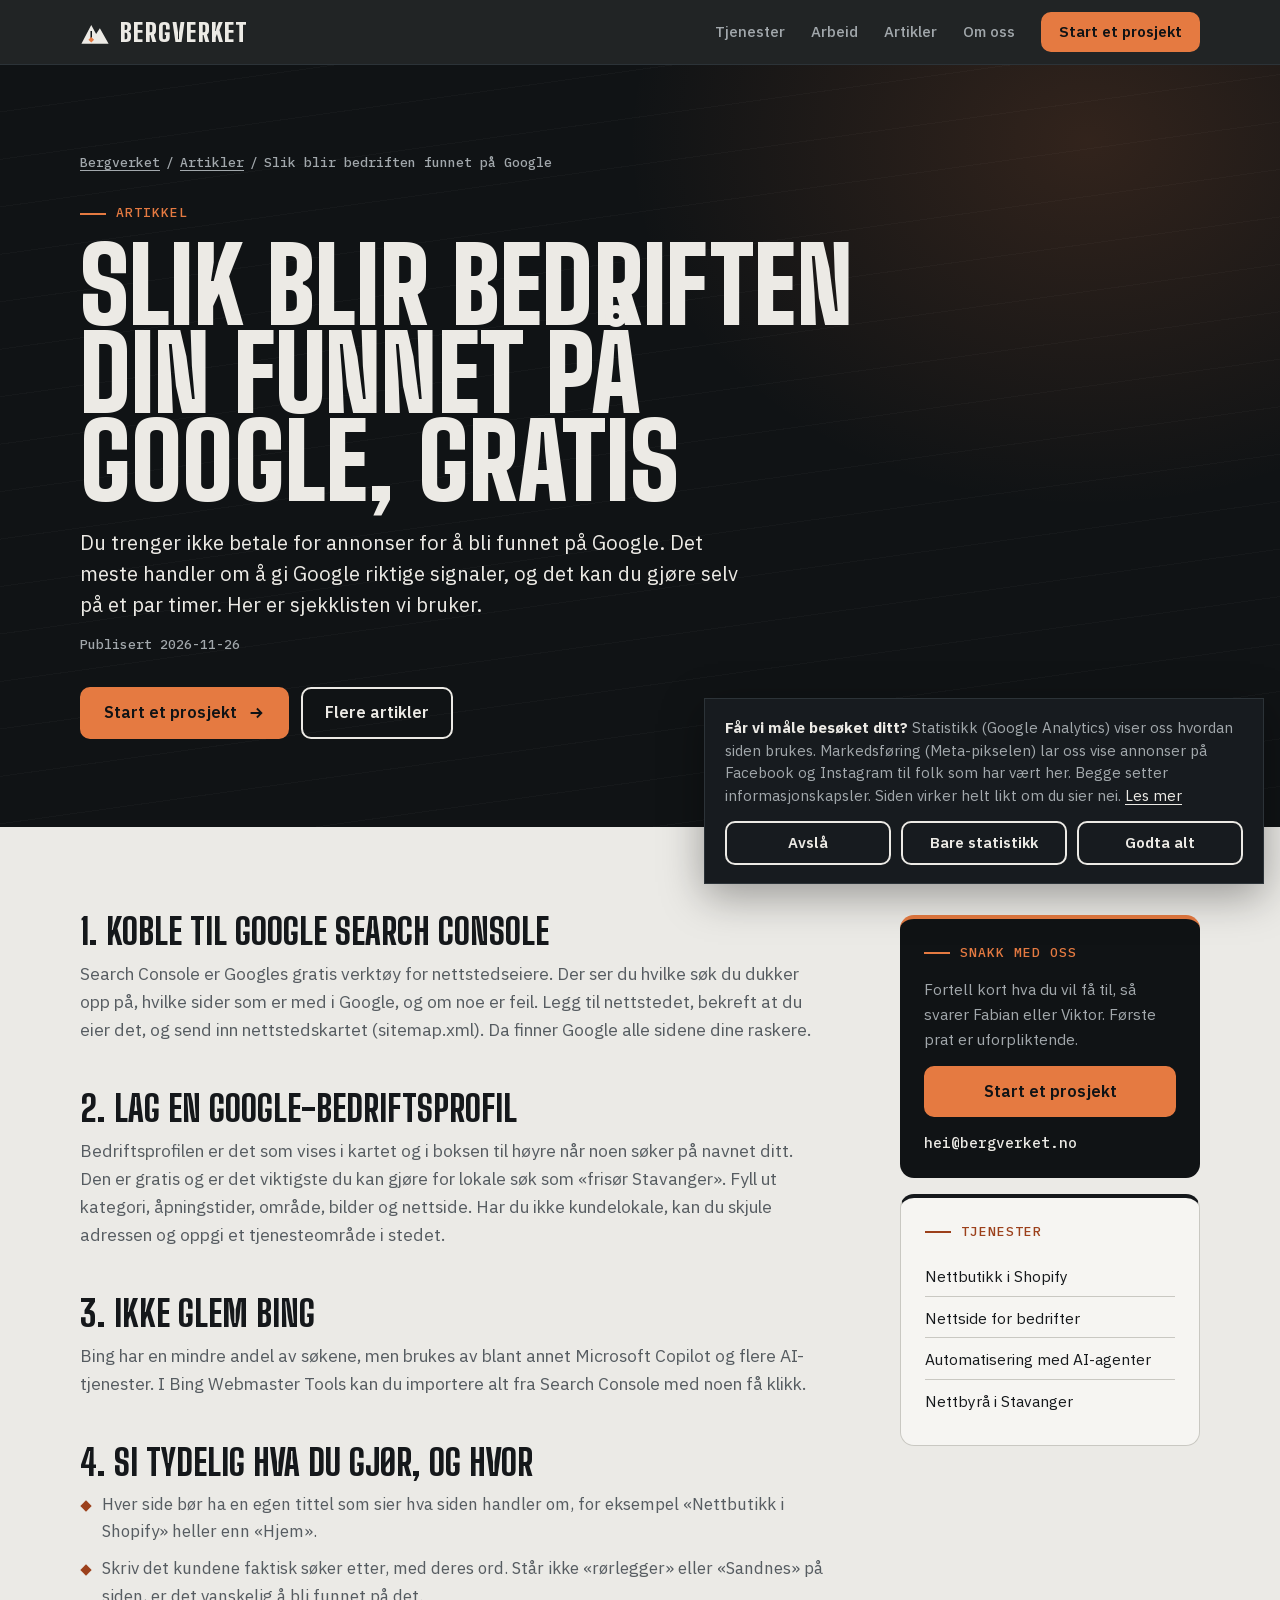
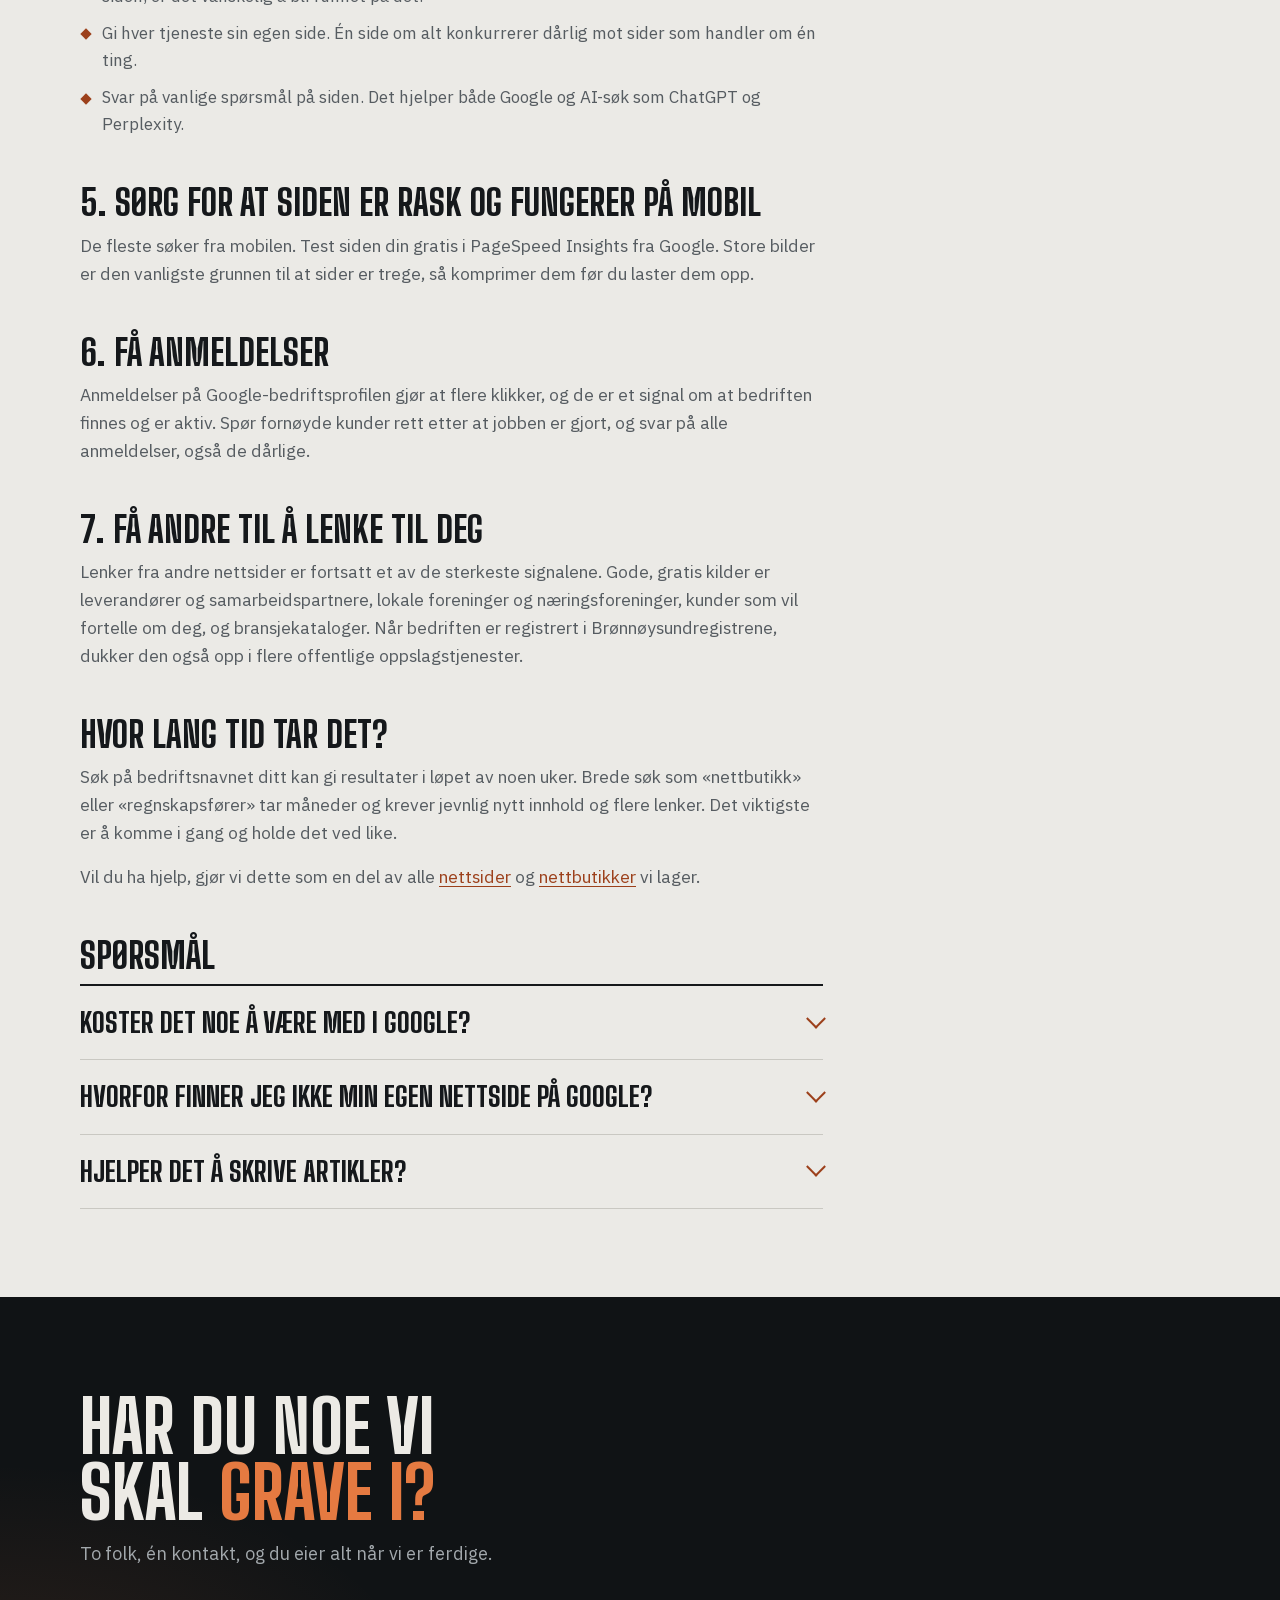
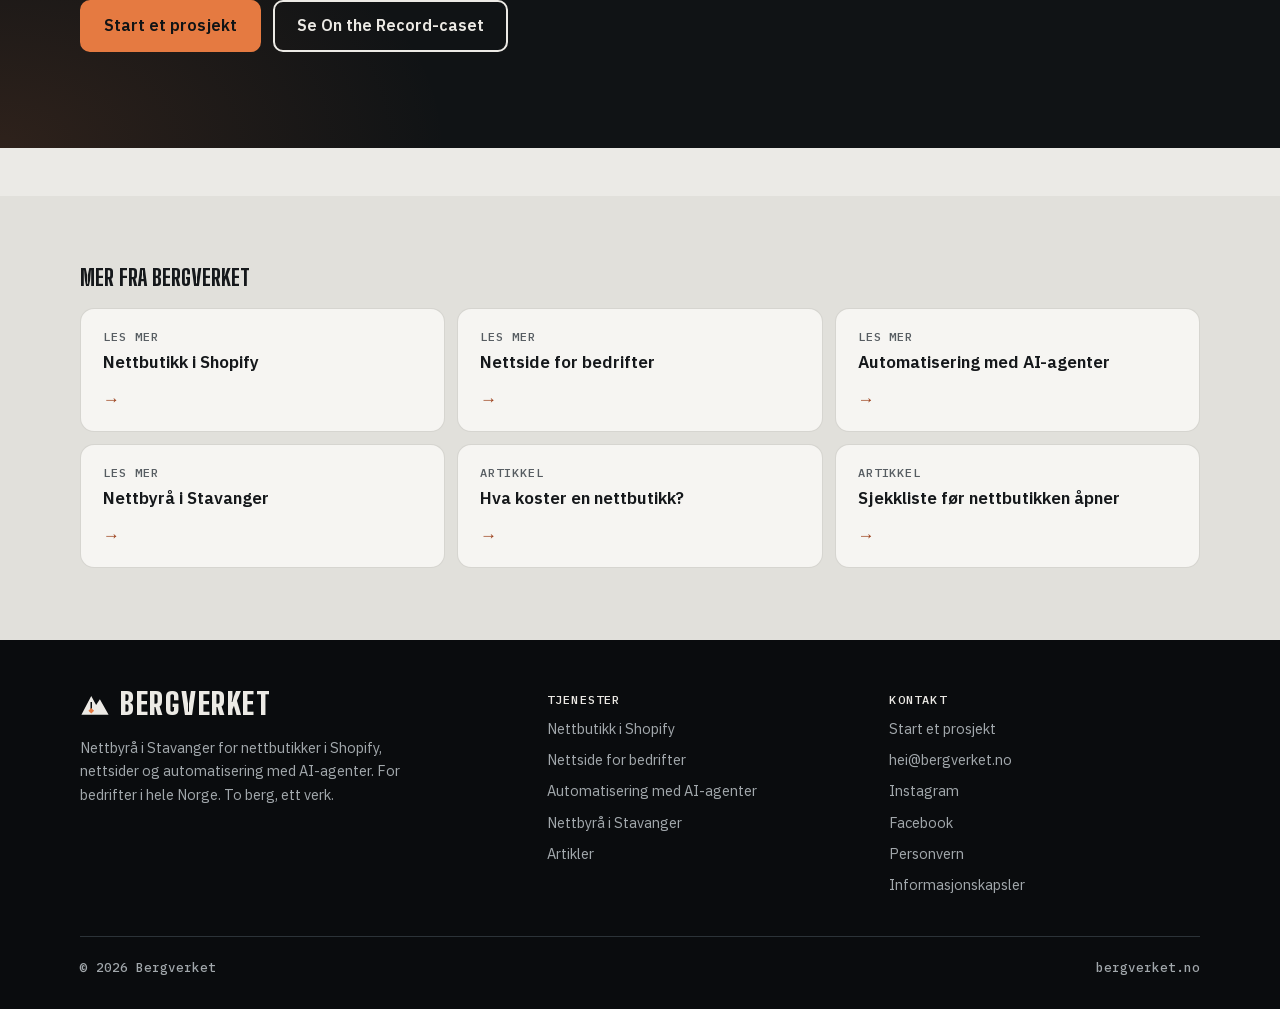
<file: artikler/bli-funnet-pa-google/index.html>
<!doctype html>
<html lang="nb">
<head>
<meta charset="utf-8">
<meta name="viewport" content="width=device-width, initial-scale=1, viewport-fit=cover">
<title>Slik blir bedriften din funnet på Google, gratis · Bergverket</title>
<meta name="description" content="Gratis sjekkliste for å komme høyere i Google: Search Console, Google-bedriftsprofil, Bing, gode titler, raske sider, anmeldelser og lenker fra andre.">
<link rel="canonical" href="https://bergverket.no/artikler/bli-funnet-pa-google/">
<meta name="robots" content="index, follow, max-image-preview:large, max-snippet:-1">
<meta name="theme-color" content="#101315">
<meta name="color-scheme" content="light dark">
<meta property="og:type" content="article">
<meta property="og:locale" content="nb_NO">
<meta property="og:site_name" content="Bergverket">
<meta property="og:title" content="Slik blir bedriften din funnet på Google, gratis · Bergverket">
<meta property="og:description" content="Gratis sjekkliste for å komme høyere i Google: Search Console, Google-bedriftsprofil, Bing, gode titler, raske sider, anmeldelser og lenker fra andre.">
<meta property="og:url" content="https://bergverket.no/artikler/bli-funnet-pa-google/">
<meta property="og:image" content="https://bergverket.no/assets/og.jpg">
<meta property="og:image:width" content="1200">
<meta property="og:image:height" content="630">
<meta name="twitter:card" content="summary_large_image">
<link rel="icon" href="/favicon.svg" type="image/svg+xml">
<link rel="icon" href="/favicon-32.png" sizes="32x32" type="image/png">
<link rel="apple-touch-icon" href="/apple-touch-icon.png">
<link rel="manifest" href="/site.webmanifest">
<link rel="preload" href="/assets/fonts/big-shoulders.woff2" as="font" type="font/woff2" crossorigin>
<link rel="preload" href="/assets/fonts/plex-sans.woff2" as="font" type="font/woff2" crossorigin>
<link rel="stylesheet" href="/assets/site.css">
<script type="application/ld+json">
{
 "@context": "https://schema.org",
 "@graph": [
  {
   "@type": "Article",
   "@id": "https://bergverket.no/artikler/bli-funnet-pa-google/#side",
   "url": "https://bergverket.no/artikler/bli-funnet-pa-google/",
   "headline": "Slik blir bedriften din funnet på Google, gratis",
   "description": "Gratis sjekkliste for å komme høyere i Google: Search Console, Google-bedriftsprofil, Bing, gode titler, raske sider, anmeldelser og lenker fra andre.",
   "inLanguage": "nb-NO",
   "isPartOf": {
    "@id": "https://bergverket.no/#website"
   },
   "dateModified": "2026-11-26",
   "datePublished": "2026-11-26",
   "author": {
    "@id": "https://bergverket.no/#org"
   },
   "publisher": {
    "@id": "https://bergverket.no/#org"
   },
   "image": "https://bergverket.no/assets/og.jpg"
  },
  {
   "@type": "BreadcrumbList",
   "itemListElement": [
    {
     "@type": "ListItem",
     "position": 1,
     "name": "Bergverket",
     "item": "https://bergverket.no/"
    },
    {
     "@type": "ListItem",
     "position": 2,
     "name": "Artikler",
     "item": "https://bergverket.no/artikler/"
    },
    {
     "@type": "ListItem",
     "position": 3,
     "name": "Slik blir bedriften funnet på Google",
     "item": "https://bergverket.no/artikler/bli-funnet-pa-google/"
    }
   ]
  },
  {
   "@type": "FAQPage",
   "mainEntity": [
    {
     "@type": "Question",
     "name": "Koster det noe å være med i Google?",
     "acceptedAnswer": {
      "@type": "Answer",
      "text": "Nei. Å bli vist i de vanlige søkeresultatene, Search Console og Google-bedriftsprofilen er gratis. Det er bare annonsene som koster penger."
     }
    },
    {
     "@type": "Question",
     "name": "Hvorfor finner jeg ikke min egen nettside på Google?",
     "acceptedAnswer": {
      "@type": "Answer",
      "text": "Ofte fordi Google ikke har funnet eller indeksert den ennå. Legg den til i Search Console og send inn sitemap. Sjekk også at siden ikke har en noindex-tag."
     }
    },
    {
     "@type": "Question",
     "name": "Hjelper det å skrive artikler?",
     "acceptedAnswer": {
      "@type": "Answer",
      "text": "Ja, hvis de svarer på spørsmål kundene dine faktisk har. Hver artikkel er en ny mulighet til å bli funnet, og den kan lenke videre til tjenestene dine."
     }
    }
   ]
  }
 ]
}
</script>
</head>
<body>
<a class="skip" href="#innhold">Hopp til innholdet</a>
<header class="top">
  <div class="wrap">
    <a class="mark" href="/" aria-label="Bergverket, til forsiden">
      <svg viewBox="0 0 32 32" aria-hidden="true"><path d="M1.5 28.5 12 8.5l5.2 9.6 4-6.1 9.3 16.5Z" fill="currentColor"/><path d="M11.2 15h1.6v8.6h-1.6Z" fill="#101315"/><path d="m12 21.3 3 3-3 3-3-3Z" fill="#e57a41"/></svg>
      Bergverket
    </a>
    <a class="btn btn--ore top-cta" href="/#kontakt">Kontakt</a>
    <button class="menu-btn" type="button" aria-expanded="false" aria-controls="meny"><span aria-hidden="true"></span>Meny</button>
    <nav class="nav" id="meny" aria-label="Hovedmeny">
      <a href="/#tjenester">Tjenester</a>
      <a href="/arbeid/on-the-record/">Arbeid</a>
      <a href="/artikler/">Artikler</a>
      <a href="/#oss">Om oss</a>
      <a class="btn btn--ore" href="/#kontakt">Start et prosjekt</a>
    </nav>
  </div>
</header>
<main id="innhold">
<section class="sub-hero dark">
  <div class="wrap">
    <nav class="crumbs" aria-label="Brødsmuler"><a href="/">Bergverket</a> <span aria-hidden="true">/</span> <a href="/artikler/">Artikler</a> <span aria-hidden="true">/</span> <span aria-current="page">Slik blir bedriften funnet på Google</span></nav>
    <div class="depth">Artikkel</div>
    <h1>Slik blir bedriften din funnet på Google, gratis</h1>
    <p class="lead">Du trenger ikke betale for annonser for å bli funnet på Google. Det meste handler om å gi Google riktige signaler, og det kan du gjøre selv på et par timer. Her er sjekklisten vi bruker.</p>
    <p class="updated">Publisert 2026-11-26</p>
    <div class="ctas">
      <a class="btn btn--ore" href="/#kontakt">Start et prosjekt <svg viewBox="0 0 20 20" fill="none" stroke="currentColor" stroke-width="2" aria-hidden="true"><path d="M4 10h11M11 5l5 5-5 5"/></svg></a>
      <a class="btn btn--ghost" href="/artikler/">Flere artikler</a>
    </div>
  </div>
</section>
<div class="sub light">
  <div class="wrap sub__grid">
    <article class="prose">
<h2>1. Koble til Google Search Console</h2>
<p>Search Console er Googles gratis verktøy for nettstedseiere. Der ser du hvilke søk du dukker opp på, hvilke sider som er med i Google, og om noe er feil. Legg til nettstedet, bekreft at du eier det, og send inn nettstedskartet (sitemap.xml). Da finner Google alle sidene dine raskere.</p>

<h2>2. Lag en Google-bedriftsprofil</h2>
<p>Bedriftsprofilen er det som vises i kartet og i boksen til høyre når noen søker på navnet ditt. Den er gratis og er det viktigste du kan gjøre for lokale søk som «frisør Stavanger». Fyll ut kategori, åpningstider, område, bilder og nettside. Har du ikke kundelokale, kan du skjule adressen og oppgi et tjenesteområde i stedet.</p>

<h2>3. Ikke glem Bing</h2>
<p>Bing har en mindre andel av søkene, men brukes av blant annet Microsoft Copilot og flere AI-tjenester. I Bing Webmaster Tools kan du importere alt fra Search Console med noen få klikk.</p>

<h2>4. Si tydelig hva du gjør, og hvor</h2>
<ul class="ticks">
<li>Hver side bør ha en egen tittel som sier hva siden handler om, for eksempel «Nettbutikk i Shopify» heller enn «Hjem».</li>
<li>Skriv det kundene faktisk søker etter, med deres ord. Står ikke «rørlegger» eller «Sandnes» på siden, er det vanskelig å bli funnet på det.</li>
<li>Gi hver tjeneste sin egen side. Én side om alt konkurrerer dårlig mot sider som handler om én ting.</li>
<li>Svar på vanlige spørsmål på siden. Det hjelper både Google og AI-søk som ChatGPT og Perplexity.</li>
</ul>

<h2>5. Sørg for at siden er rask og fungerer på mobil</h2>
<p>De fleste søker fra mobilen. Test siden din gratis i PageSpeed Insights fra Google. Store bilder er den vanligste grunnen til at sider er trege, så komprimer dem før du laster dem opp.</p>

<h2>6. Få anmeldelser</h2>
<p>Anmeldelser på Google-bedriftsprofilen gjør at flere klikker, og de er et signal om at bedriften finnes og er aktiv. Spør fornøyde kunder rett etter at jobben er gjort, og svar på alle anmeldelser, også de dårlige.</p>

<h2>7. Få andre til å lenke til deg</h2>
<p>Lenker fra andre nettsider er fortsatt et av de sterkeste signalene. Gode, gratis kilder er leverandører og samarbeidspartnere, lokale foreninger og næringsforeninger, kunder som vil fortelle om deg, og bransjekataloger. Når bedriften er registrert i Brønnøysundregistrene, dukker den også opp i flere offentlige oppslagstjenester.</p>

<h2>Hvor lang tid tar det?</h2>
<p>Søk på bedriftsnavnet ditt kan gi resultater i løpet av noen uker. Brede søk som «nettbutikk» eller «regnskapsfører» tar måneder og krever jevnlig nytt innhold og flere lenker. Det viktigste er å komme i gang og holde det ved like.</p>
<p>Vil du ha hjelp, gjør vi dette som en del av alle <a href="/nettside/">nettsider</a> og <a href="/nettbutikk-shopify/">nettbutikker</a> vi lager.</p>
<h2>Spørsmål</h2>
<div class="faq">
<details><summary>Koster det noe å være med i Google?</summary><div class="a"><p>Nei. Å bli vist i de vanlige søkeresultatene, Search Console og Google-bedriftsprofilen er gratis. Det er bare annonsene som koster penger.</p></div></details>
<details><summary>Hvorfor finner jeg ikke min egen nettside på Google?</summary><div class="a"><p>Ofte fordi Google ikke har funnet eller indeksert den ennå. Legg den til i Search Console og send inn sitemap. Sjekk også at siden ikke har en noindex-tag.</p></div></details>
<details><summary>Hjelper det å skrive artikler?</summary><div class="a"><p>Ja, hvis de svarer på spørsmål kundene dine faktisk har. Hver artikkel er en ny mulighet til å bli funnet, og den kan lenke videre til tjenestene dine.</p></div></details>
</div>
    </article>
    <aside class="sub__aside" aria-label="Kontakt">
      <div class="aside-card">
        <div class="depth">Snakk med oss</div>
        <p>Fortell kort hva du vil få til, så svarer Fabian eller Viktor. Første prat er uforpliktende.</p>
        <a class="btn btn--ore" href="/#kontakt">Start et prosjekt</a>
        <a class="aside-mail" href="mailto:hei@bergverket.no">hei@bergverket.no</a>
      </div>
      <div class="aside-card aside-card--plain">
        <div class="depth">Tjenester</div>
        <ul>
          <li><a href="/nettbutikk-shopify/">Nettbutikk i Shopify</a></li>
          <li><a href="/nettside/">Nettside for bedrifter</a></li>
          <li><a href="/automatisering/">Automatisering med AI-agenter</a></li>
          <li><a href="/nettbyra-stavanger/">Nettbyrå i Stavanger</a></li>
        </ul>
      </div>
    </aside>
  </div>
</div>
<section class="sub-cta dark">
  <div class="wrap">
    <h2>Har du noe vi skal <em>grave i?</em></h2>
    <p>To folk, én kontakt, og du eier alt når vi er ferdige.</p>
    <div class="ctas">
      <a class="btn btn--ore" href="/#kontakt">Start et prosjekt</a>
      <a class="btn btn--ghost" href="/arbeid/on-the-record/">Se On the Record-caset</a>
    </div>
  </div>
</section>
</main>
<nav class="related light-2" aria-label="Mer fra Bergverket">
  <div class="wrap">
    <h2>Mer fra Bergverket</h2>
    <ul class="rel stagger">
<li><a href="/nettbutikk-shopify/"><span class="rel__k">Les mer</span>Nettbutikk i Shopify</a></li>
<li><a href="/nettside/"><span class="rel__k">Les mer</span>Nettside for bedrifter</a></li>
<li><a href="/automatisering/"><span class="rel__k">Les mer</span>Automatisering med AI-agenter</a></li>
<li><a href="/nettbyra-stavanger/"><span class="rel__k">Les mer</span>Nettbyrå i Stavanger</a></li>
<li><a href="/artikler/hva-koster-en-nettbutikk/"><span class="rel__k">Artikkel</span>Hva koster en nettbutikk?</a></li>
<li><a href="/artikler/sjekkliste-for-nettbutikk-for-apning/"><span class="rel__k">Artikkel</span>Sjekkliste før nettbutikken åpner</a></li>
    </ul>
  </div>
</nav>
<footer class="foot">
  <div class="wrap">
    <div class="grid">
      <div>
        <a class="mark" href="/">
          <svg viewBox="0 0 32 32" aria-hidden="true"><path d="M1.5 28.5 12 8.5l5.2 9.6 4-6.1 9.3 16.5Z" fill="currentColor"/><path d="M11.2 15h1.6v8.6h-1.6Z" fill="#0a0c0e"/><path d="m12 21.3 3 3-3 3-3-3Z" fill="#e57a41"/></svg>
          Bergverket
        </a>
        <p>Nettbyrå i Stavanger for nettbutikker i Shopify, nettsider og automatisering med AI-agenter. For bedrifter i hele Norge. To berg, ett verk.</p>
      </div>
      <div>
        <h2 class="foot-h">Tjenester</h2>
        <ul>
          <li><a href="/nettbutikk-shopify/">Nettbutikk i Shopify</a></li>
          <li><a href="/nettside/">Nettside for bedrifter</a></li>
          <li><a href="/automatisering/">Automatisering med AI-agenter</a></li>
          <li><a href="/nettbyra-stavanger/">Nettbyrå i Stavanger</a></li>
          <li><a href="/artikler/">Artikler</a></li>
        </ul>
      </div>
      <div>
        <h2 class="foot-h">Kontakt</h2>
        <ul>
          <li><a href="/#kontakt">Start et prosjekt</a></li>
          <li><a href="mailto:hei@bergverket.no">hei@bergverket.no</a></li>
          <li><a href="https://www.instagram.com/bergverket.no/" rel="me noopener">Instagram</a></li>
          <li><a href="https://www.facebook.com/bergverket.no" rel="me noopener">Facebook</a></li>
          <li><a href="/personvern.html">Personvern</a></li>
          <li><button type="button" class="linkbtn" data-samtykke>Informasjonskapsler</button></li>
        </ul>
      </div>
    </div>
    <div class="base">
      <span>© 2026 Bergverket</span>
      <span><a href="/">bergverket.no</a></span>
    </div>
  </div>
</footer>
<script src="/assets/site.js" defer></script>
<script src="/assets/samtykke.js" defer></script>
</body>
</html>
</file>
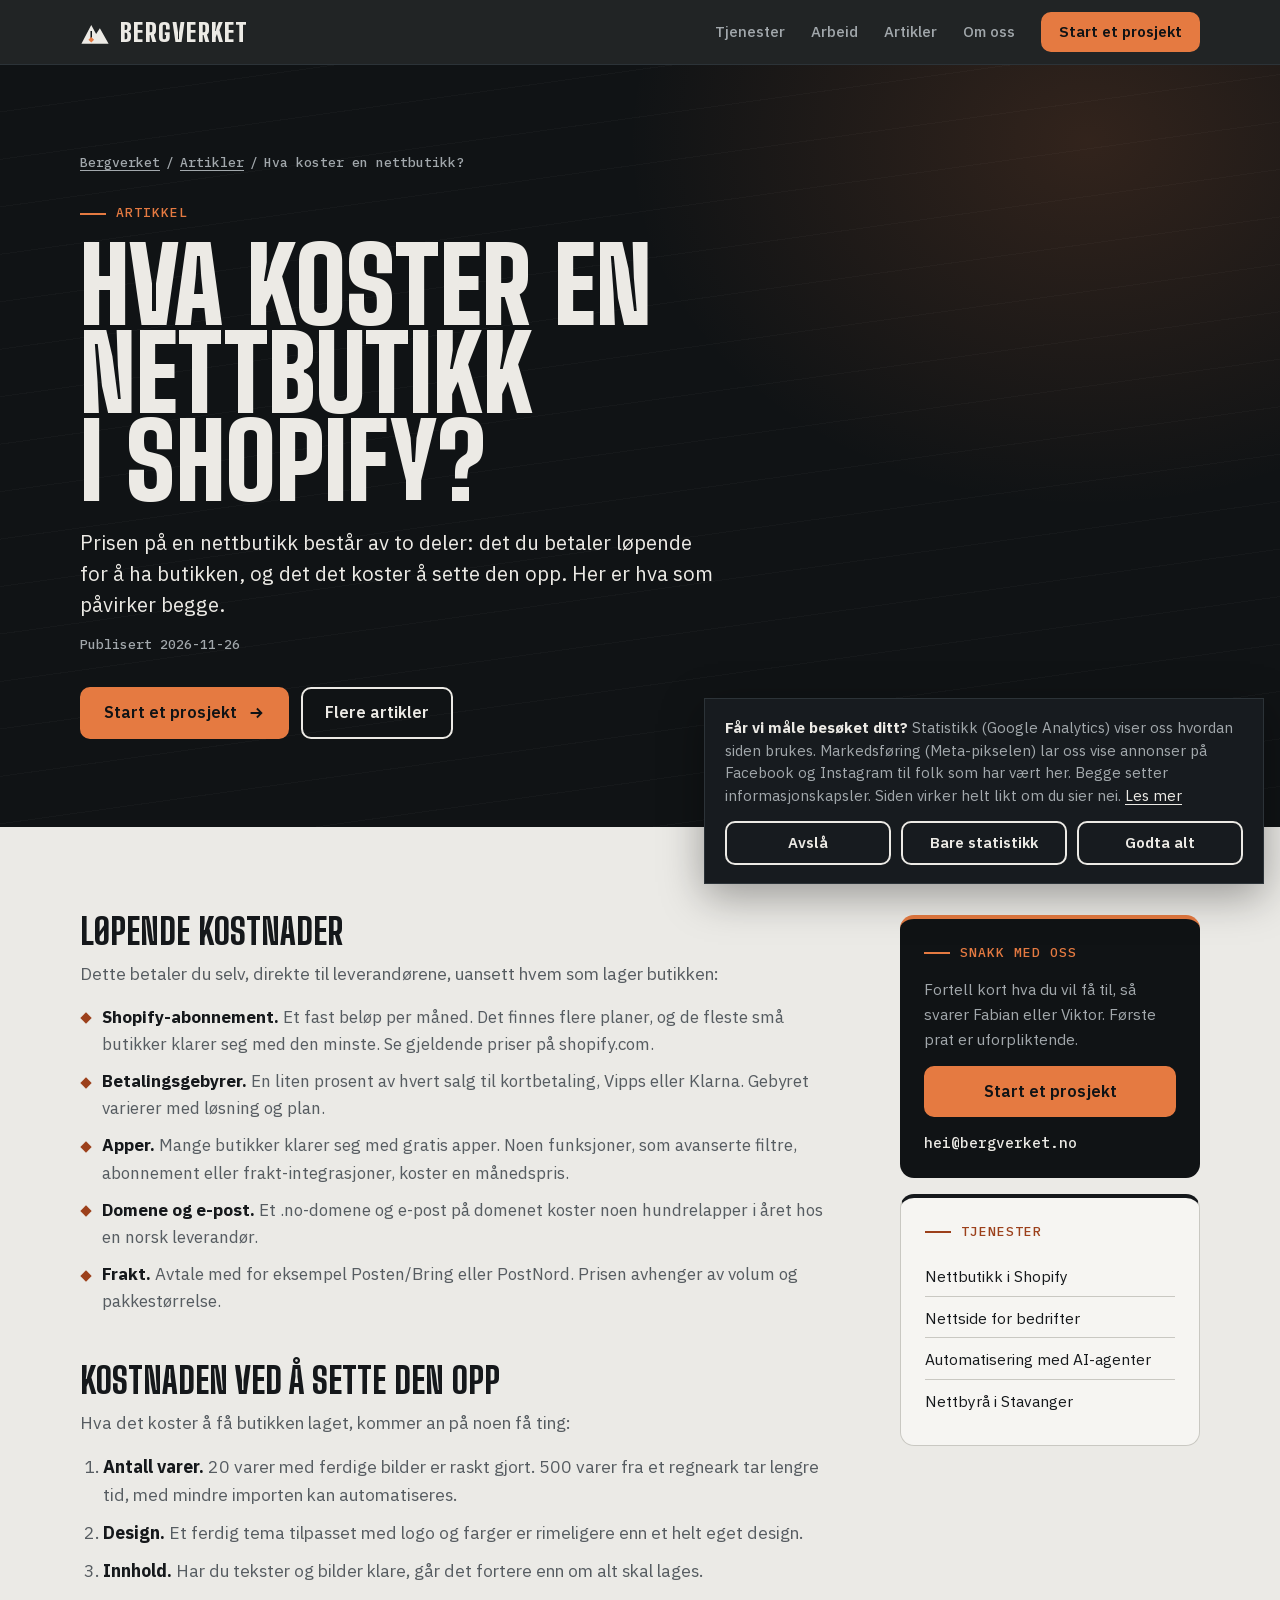
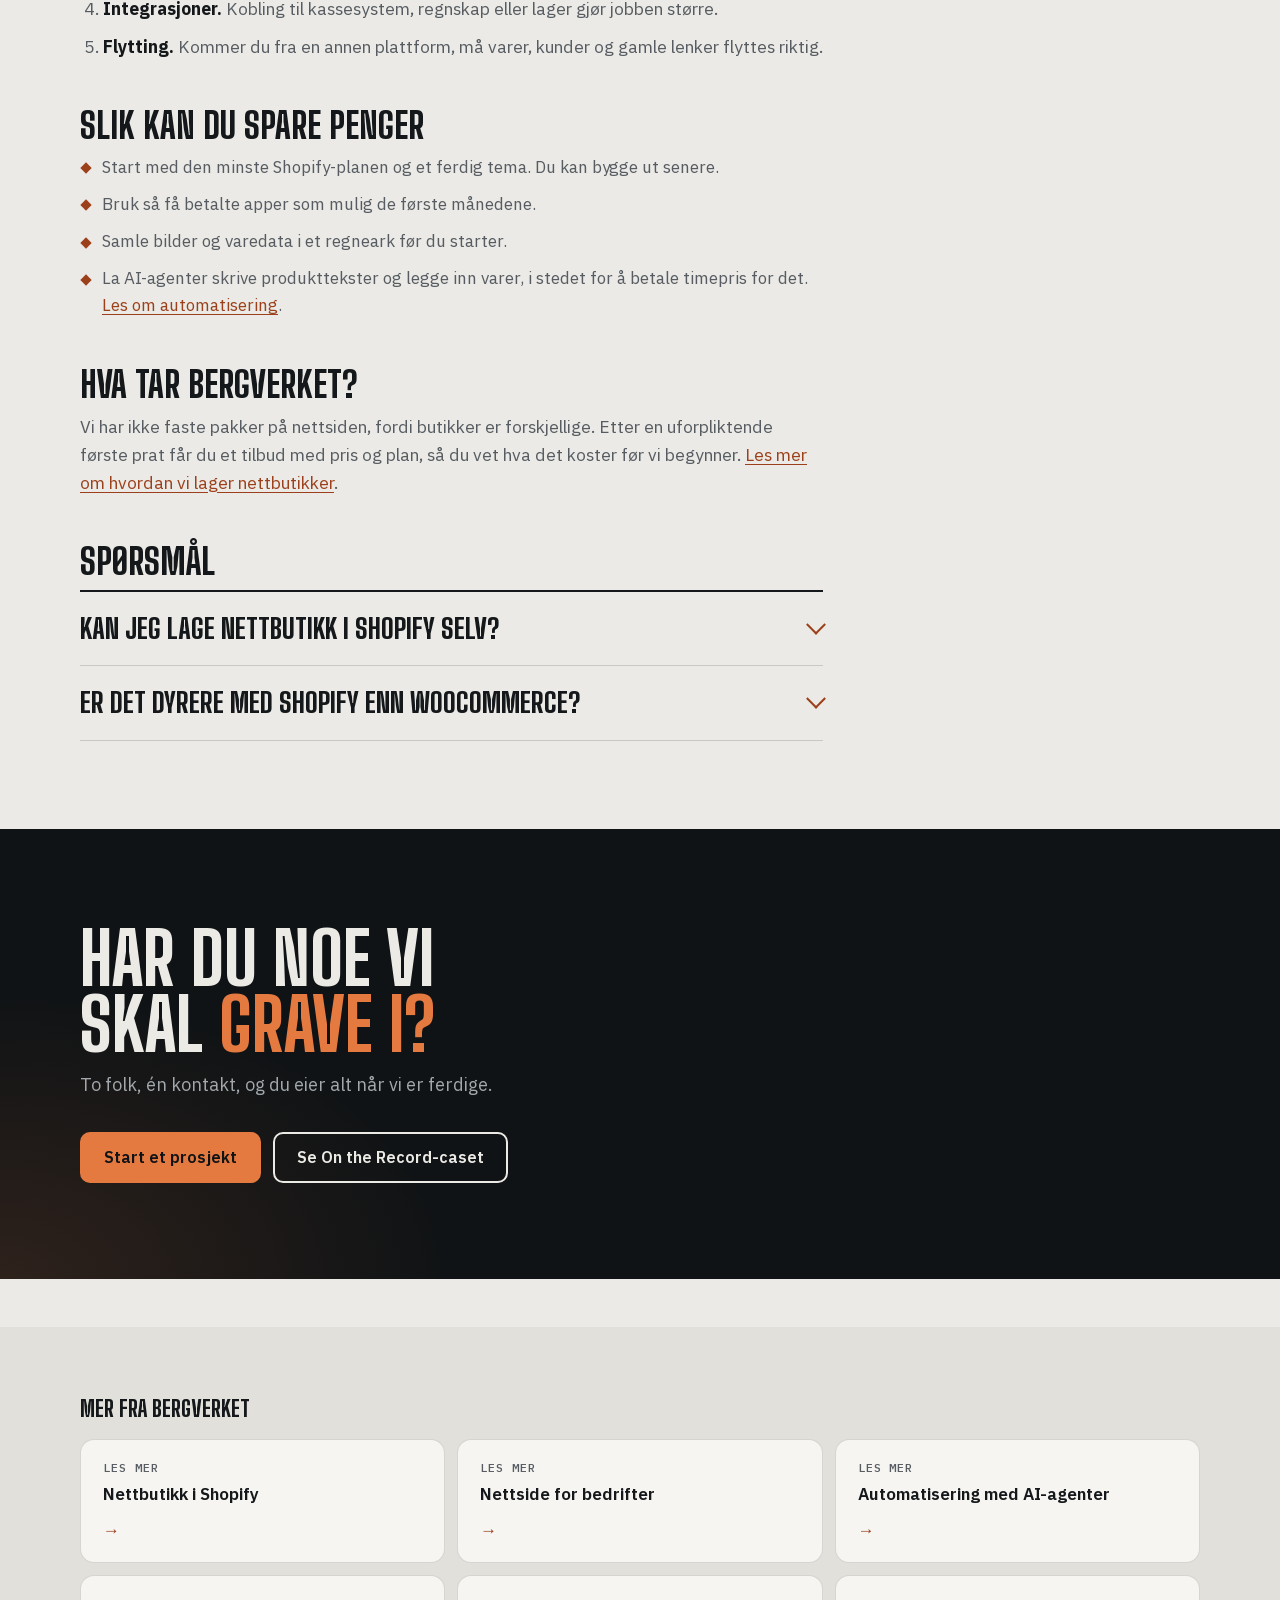
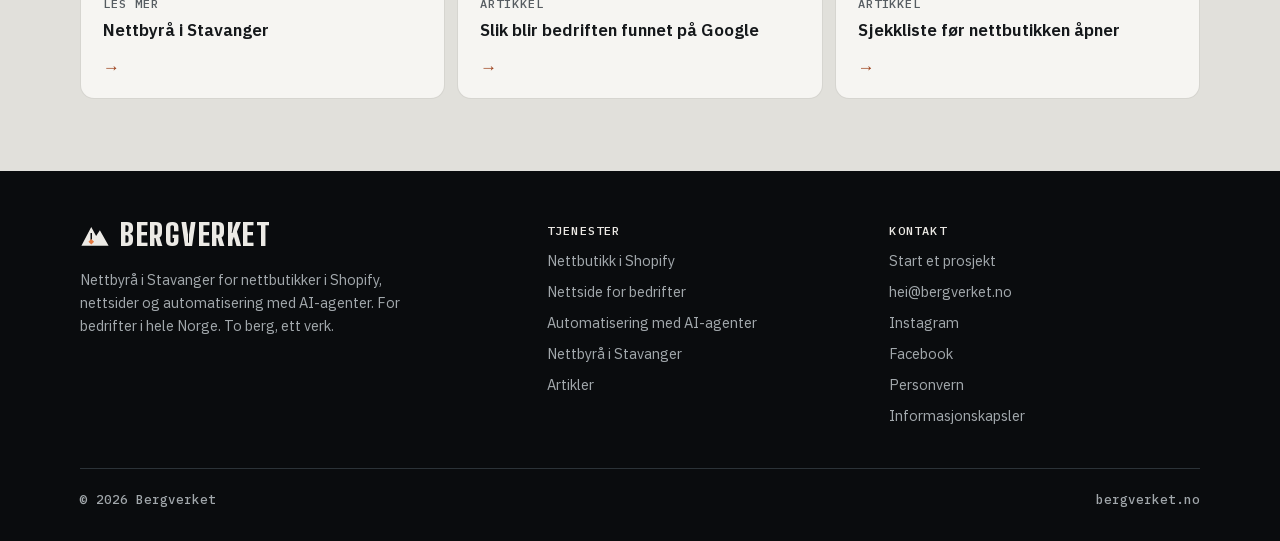
<file: artikler/hva-koster-en-nettbutikk/index.html>
<!doctype html>
<html lang="nb">
<head>
<meta charset="utf-8">
<meta name="viewport" content="width=device-width, initial-scale=1, viewport-fit=cover">
<title>Hva koster en nettbutikk i Shopify? · Bergverket</title>
<meta name="description" content="Hva du faktisk betaler for når du lager nettbutikk i Shopify: abonnement, tema, apper, betalingsgebyrer, domene og arbeidet med å sette den opp.">
<link rel="canonical" href="https://bergverket.no/artikler/hva-koster-en-nettbutikk/">
<meta name="robots" content="index, follow, max-image-preview:large, max-snippet:-1">
<meta name="theme-color" content="#101315">
<meta name="color-scheme" content="light dark">
<meta property="og:type" content="article">
<meta property="og:locale" content="nb_NO">
<meta property="og:site_name" content="Bergverket">
<meta property="og:title" content="Hva koster en nettbutikk i Shopify? · Bergverket">
<meta property="og:description" content="Hva du faktisk betaler for når du lager nettbutikk i Shopify: abonnement, tema, apper, betalingsgebyrer, domene og arbeidet med å sette den opp.">
<meta property="og:url" content="https://bergverket.no/artikler/hva-koster-en-nettbutikk/">
<meta property="og:image" content="https://bergverket.no/assets/og.jpg">
<meta property="og:image:width" content="1200">
<meta property="og:image:height" content="630">
<meta name="twitter:card" content="summary_large_image">
<link rel="icon" href="/favicon.svg" type="image/svg+xml">
<link rel="icon" href="/favicon-32.png" sizes="32x32" type="image/png">
<link rel="apple-touch-icon" href="/apple-touch-icon.png">
<link rel="manifest" href="/site.webmanifest">
<link rel="preload" href="/assets/fonts/big-shoulders.woff2" as="font" type="font/woff2" crossorigin>
<link rel="preload" href="/assets/fonts/plex-sans.woff2" as="font" type="font/woff2" crossorigin>
<link rel="stylesheet" href="/assets/site.css">
<script type="application/ld+json">
{
 "@context": "https://schema.org",
 "@graph": [
  {
   "@type": "Article",
   "@id": "https://bergverket.no/artikler/hva-koster-en-nettbutikk/#side",
   "url": "https://bergverket.no/artikler/hva-koster-en-nettbutikk/",
   "headline": "Hva koster en nettbutikk i Shopify?",
   "description": "Hva du faktisk betaler for når du lager nettbutikk i Shopify: abonnement, tema, apper, betalingsgebyrer, domene og arbeidet med å sette den opp.",
   "inLanguage": "nb-NO",
   "isPartOf": {
    "@id": "https://bergverket.no/#website"
   },
   "dateModified": "2026-11-26",
   "datePublished": "2026-11-26",
   "author": {
    "@id": "https://bergverket.no/#org"
   },
   "publisher": {
    "@id": "https://bergverket.no/#org"
   },
   "image": "https://bergverket.no/assets/og.jpg"
  },
  {
   "@type": "BreadcrumbList",
   "itemListElement": [
    {
     "@type": "ListItem",
     "position": 1,
     "name": "Bergverket",
     "item": "https://bergverket.no/"
    },
    {
     "@type": "ListItem",
     "position": 2,
     "name": "Artikler",
     "item": "https://bergverket.no/artikler/"
    },
    {
     "@type": "ListItem",
     "position": 3,
     "name": "Hva koster en nettbutikk?",
     "item": "https://bergverket.no/artikler/hva-koster-en-nettbutikk/"
    }
   ]
  },
  {
   "@type": "FAQPage",
   "mainEntity": [
    {
     "@type": "Question",
     "name": "Kan jeg lage nettbutikk i Shopify selv?",
     "acceptedAnswer": {
      "@type": "Answer",
      "text": "Ja, Shopify er laget for det. Mange får hjelp til oppsett, betaling, frakt og vilkår, og gjør den daglige driften selv."
     }
    },
    {
     "@type": "Question",
     "name": "Er det dyrere med Shopify enn WooCommerce?",
     "acceptedAnswer": {
      "@type": "Answer",
      "text": "Shopify har en fast månedspris, mens WooCommerce er gratis å installere men krever hosting, oppdateringer og mer teknisk vedlikehold. For mange små butikker blir totalen omtrent lik, og Shopify er enklere å drive."
     }
    }
   ]
  }
 ]
}
</script>
</head>
<body>
<a class="skip" href="#innhold">Hopp til innholdet</a>
<header class="top">
  <div class="wrap">
    <a class="mark" href="/" aria-label="Bergverket, til forsiden">
      <svg viewBox="0 0 32 32" aria-hidden="true"><path d="M1.5 28.5 12 8.5l5.2 9.6 4-6.1 9.3 16.5Z" fill="currentColor"/><path d="M11.2 15h1.6v8.6h-1.6Z" fill="#101315"/><path d="m12 21.3 3 3-3 3-3-3Z" fill="#e57a41"/></svg>
      Bergverket
    </a>
    <a class="btn btn--ore top-cta" href="/#kontakt">Kontakt</a>
    <button class="menu-btn" type="button" aria-expanded="false" aria-controls="meny"><span aria-hidden="true"></span>Meny</button>
    <nav class="nav" id="meny" aria-label="Hovedmeny">
      <a href="/#tjenester">Tjenester</a>
      <a href="/arbeid/on-the-record/">Arbeid</a>
      <a href="/artikler/">Artikler</a>
      <a href="/#oss">Om oss</a>
      <a class="btn btn--ore" href="/#kontakt">Start et prosjekt</a>
    </nav>
  </div>
</header>
<main id="innhold">
<section class="sub-hero dark">
  <div class="wrap">
    <nav class="crumbs" aria-label="Brødsmuler"><a href="/">Bergverket</a> <span aria-hidden="true">/</span> <a href="/artikler/">Artikler</a> <span aria-hidden="true">/</span> <span aria-current="page">Hva koster en nettbutikk?</span></nav>
    <div class="depth">Artikkel</div>
    <h1>Hva koster en nettbutikk i Shopify?</h1>
    <p class="lead">Prisen på en nettbutikk består av to deler: det du betaler løpende for å ha butikken, og det det koster å sette den opp. Her er hva som påvirker begge.</p>
    <p class="updated">Publisert 2026-11-26</p>
    <div class="ctas">
      <a class="btn btn--ore" href="/#kontakt">Start et prosjekt <svg viewBox="0 0 20 20" fill="none" stroke="currentColor" stroke-width="2" aria-hidden="true"><path d="M4 10h11M11 5l5 5-5 5"/></svg></a>
      <a class="btn btn--ghost" href="/artikler/">Flere artikler</a>
    </div>
  </div>
</section>
<div class="sub light">
  <div class="wrap sub__grid">
    <article class="prose">
<h2>Løpende kostnader</h2>
<p>Dette betaler du selv, direkte til leverandørene, uansett hvem som lager butikken:</p>
<ul class="ticks">
<li><strong>Shopify-abonnement.</strong> Et fast beløp per måned. Det finnes flere planer, og de fleste små butikker klarer seg med den minste. Se gjeldende priser på shopify.com.</li>
<li><strong>Betalingsgebyrer.</strong> En liten prosent av hvert salg til kortbetaling, Vipps eller Klarna. Gebyret varierer med løsning og plan.</li>
<li><strong>Apper.</strong> Mange butikker klarer seg med gratis apper. Noen funksjoner, som avanserte filtre, abonnement eller frakt-integrasjoner, koster en månedspris.</li>
<li><strong>Domene og e-post.</strong> Et .no-domene og e-post på domenet koster noen hundrelapper i året hos en norsk leverandør.</li>
<li><strong>Frakt.</strong> Avtale med for eksempel Posten/Bring eller PostNord. Prisen avhenger av volum og pakkestørrelse.</li>
</ul>

<h2>Kostnaden ved å sette den opp</h2>
<p>Hva det koster å få butikken laget, kommer an på noen få ting:</p>
<ol>
<li><strong>Antall varer.</strong> 20 varer med ferdige bilder er raskt gjort. 500 varer fra et regneark tar lengre tid, med mindre importen kan automatiseres.</li>
<li><strong>Design.</strong> Et ferdig tema tilpasset med logo og farger er rimeligere enn et helt eget design.</li>
<li><strong>Innhold.</strong> Har du tekster og bilder klare, går det fortere enn om alt skal lages.</li>
<li><strong>Integrasjoner.</strong> Kobling til kassesystem, regnskap eller lager gjør jobben større.</li>
<li><strong>Flytting.</strong> Kommer du fra en annen plattform, må varer, kunder og gamle lenker flyttes riktig.</li>
</ol>

<h2>Slik kan du spare penger</h2>
<ul class="ticks">
<li>Start med den minste Shopify-planen og et ferdig tema. Du kan bygge ut senere.</li>
<li>Bruk så få betalte apper som mulig de første månedene.</li>
<li>Samle bilder og varedata i et regneark før du starter.</li>
<li>La AI-agenter skrive produkttekster og legge inn varer, i stedet for å betale timepris for det. <a href="/automatisering/">Les om automatisering</a>.</li>
</ul>

<h2>Hva tar Bergverket?</h2>
<p>Vi har ikke faste pakker på nettsiden, fordi butikker er forskjellige. Etter en uforpliktende første prat får du et tilbud med pris og plan, så du vet hva det koster før vi begynner. <a href="/nettbutikk-shopify/">Les mer om hvordan vi lager nettbutikker</a>.</p>
<h2>Spørsmål</h2>
<div class="faq">
<details><summary>Kan jeg lage nettbutikk i Shopify selv?</summary><div class="a"><p>Ja, Shopify er laget for det. Mange får hjelp til oppsett, betaling, frakt og vilkår, og gjør den daglige driften selv.</p></div></details>
<details><summary>Er det dyrere med Shopify enn WooCommerce?</summary><div class="a"><p>Shopify har en fast månedspris, mens WooCommerce er gratis å installere men krever hosting, oppdateringer og mer teknisk vedlikehold. For mange små butikker blir totalen omtrent lik, og Shopify er enklere å drive.</p></div></details>
</div>
    </article>
    <aside class="sub__aside" aria-label="Kontakt">
      <div class="aside-card">
        <div class="depth">Snakk med oss</div>
        <p>Fortell kort hva du vil få til, så svarer Fabian eller Viktor. Første prat er uforpliktende.</p>
        <a class="btn btn--ore" href="/#kontakt">Start et prosjekt</a>
        <a class="aside-mail" href="mailto:hei@bergverket.no">hei@bergverket.no</a>
      </div>
      <div class="aside-card aside-card--plain">
        <div class="depth">Tjenester</div>
        <ul>
          <li><a href="/nettbutikk-shopify/">Nettbutikk i Shopify</a></li>
          <li><a href="/nettside/">Nettside for bedrifter</a></li>
          <li><a href="/automatisering/">Automatisering med AI-agenter</a></li>
          <li><a href="/nettbyra-stavanger/">Nettbyrå i Stavanger</a></li>
        </ul>
      </div>
    </aside>
  </div>
</div>
<section class="sub-cta dark">
  <div class="wrap">
    <h2>Har du noe vi skal <em>grave i?</em></h2>
    <p>To folk, én kontakt, og du eier alt når vi er ferdige.</p>
    <div class="ctas">
      <a class="btn btn--ore" href="/#kontakt">Start et prosjekt</a>
      <a class="btn btn--ghost" href="/arbeid/on-the-record/">Se On the Record-caset</a>
    </div>
  </div>
</section>
</main>
<nav class="related light-2" aria-label="Mer fra Bergverket">
  <div class="wrap">
    <h2>Mer fra Bergverket</h2>
    <ul class="rel stagger">
<li><a href="/nettbutikk-shopify/"><span class="rel__k">Les mer</span>Nettbutikk i Shopify</a></li>
<li><a href="/nettside/"><span class="rel__k">Les mer</span>Nettside for bedrifter</a></li>
<li><a href="/automatisering/"><span class="rel__k">Les mer</span>Automatisering med AI-agenter</a></li>
<li><a href="/nettbyra-stavanger/"><span class="rel__k">Les mer</span>Nettbyrå i Stavanger</a></li>
<li><a href="/artikler/bli-funnet-pa-google/"><span class="rel__k">Artikkel</span>Slik blir bedriften funnet på Google</a></li>
<li><a href="/artikler/sjekkliste-for-nettbutikk-for-apning/"><span class="rel__k">Artikkel</span>Sjekkliste før nettbutikken åpner</a></li>
    </ul>
  </div>
</nav>
<footer class="foot">
  <div class="wrap">
    <div class="grid">
      <div>
        <a class="mark" href="/">
          <svg viewBox="0 0 32 32" aria-hidden="true"><path d="M1.5 28.5 12 8.5l5.2 9.6 4-6.1 9.3 16.5Z" fill="currentColor"/><path d="M11.2 15h1.6v8.6h-1.6Z" fill="#0a0c0e"/><path d="m12 21.3 3 3-3 3-3-3Z" fill="#e57a41"/></svg>
          Bergverket
        </a>
        <p>Nettbyrå i Stavanger for nettbutikker i Shopify, nettsider og automatisering med AI-agenter. For bedrifter i hele Norge. To berg, ett verk.</p>
      </div>
      <div>
        <h2 class="foot-h">Tjenester</h2>
        <ul>
          <li><a href="/nettbutikk-shopify/">Nettbutikk i Shopify</a></li>
          <li><a href="/nettside/">Nettside for bedrifter</a></li>
          <li><a href="/automatisering/">Automatisering med AI-agenter</a></li>
          <li><a href="/nettbyra-stavanger/">Nettbyrå i Stavanger</a></li>
          <li><a href="/artikler/">Artikler</a></li>
        </ul>
      </div>
      <div>
        <h2 class="foot-h">Kontakt</h2>
        <ul>
          <li><a href="/#kontakt">Start et prosjekt</a></li>
          <li><a href="mailto:hei@bergverket.no">hei@bergverket.no</a></li>
          <li><a href="https://www.instagram.com/bergverket.no/" rel="me noopener">Instagram</a></li>
          <li><a href="https://www.facebook.com/bergverket.no" rel="me noopener">Facebook</a></li>
          <li><a href="/personvern.html">Personvern</a></li>
          <li><button type="button" class="linkbtn" data-samtykke>Informasjonskapsler</button></li>
        </ul>
      </div>
    </div>
    <div class="base">
      <span>© 2026 Bergverket</span>
      <span><a href="/">bergverket.no</a></span>
    </div>
  </div>
</footer>
<script src="/assets/site.js" defer></script>
<script src="/assets/samtykke.js" defer></script>
</body>
</html>
</file>
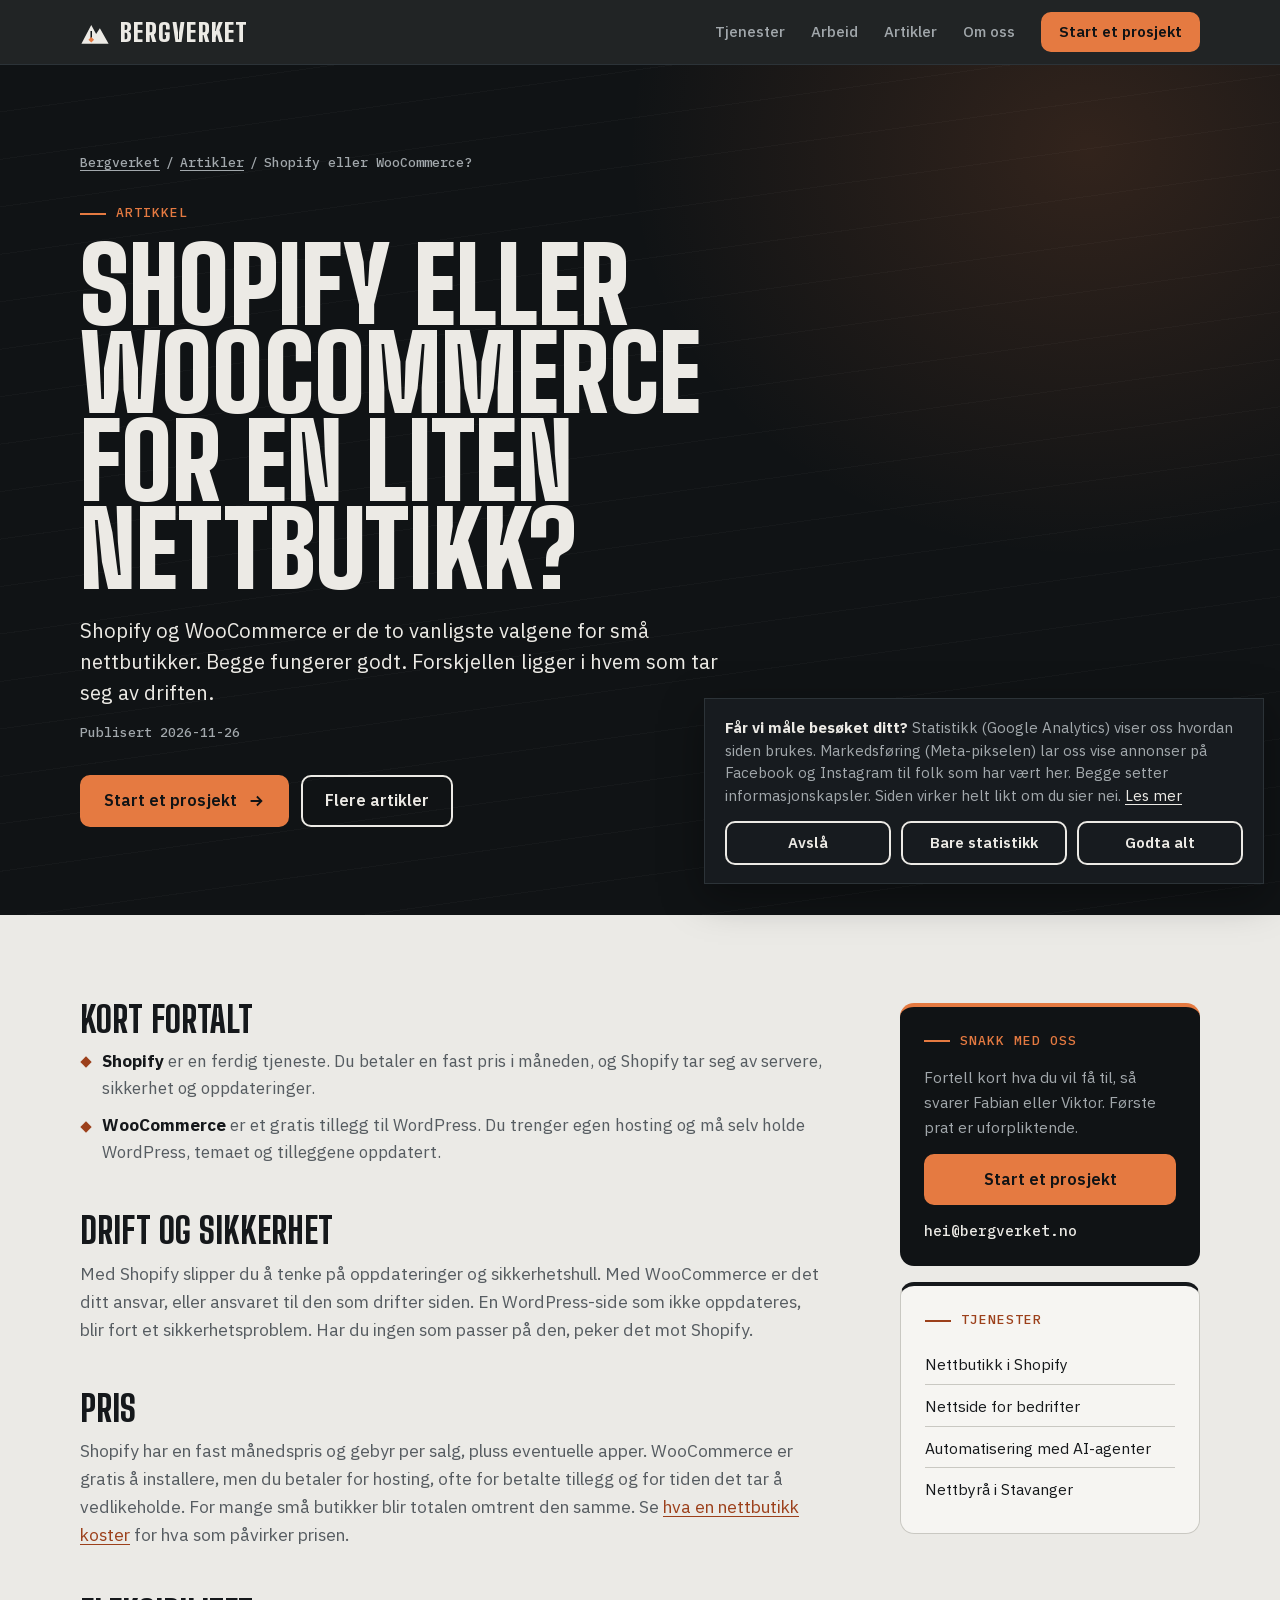
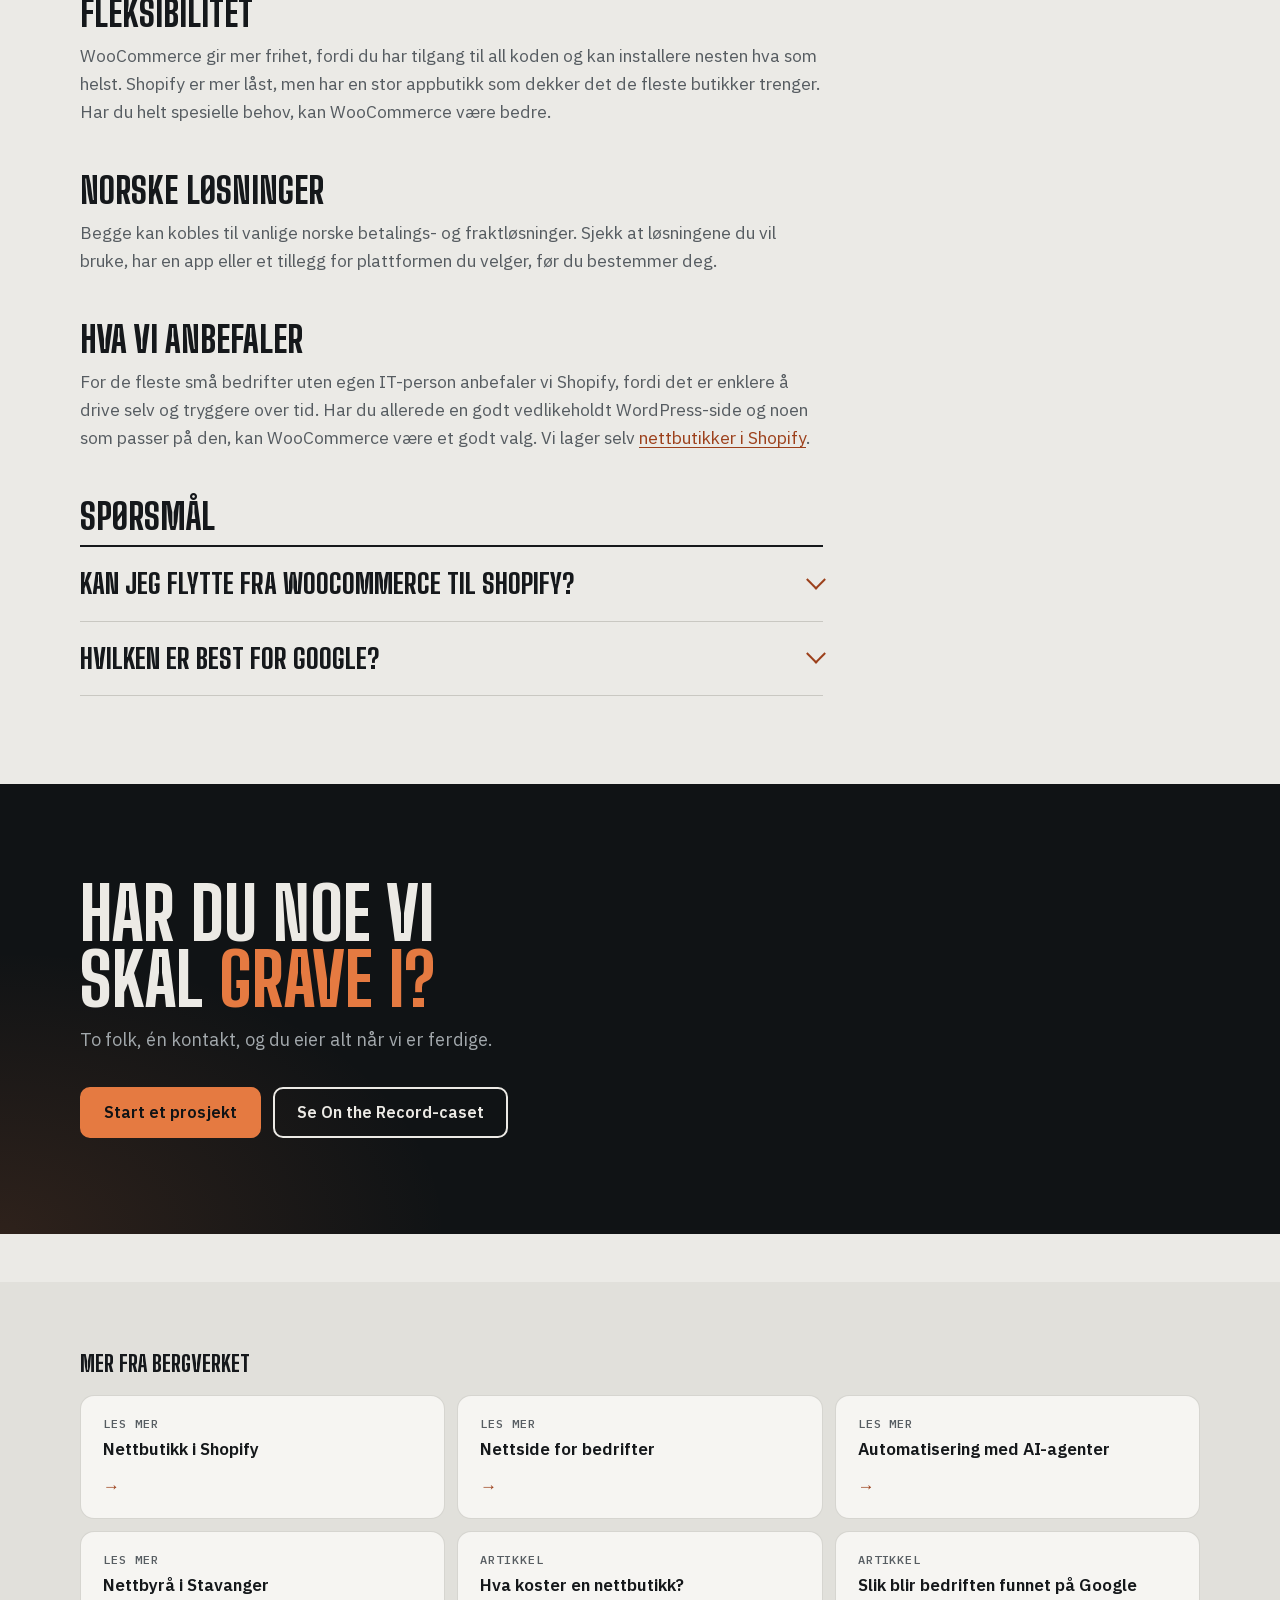
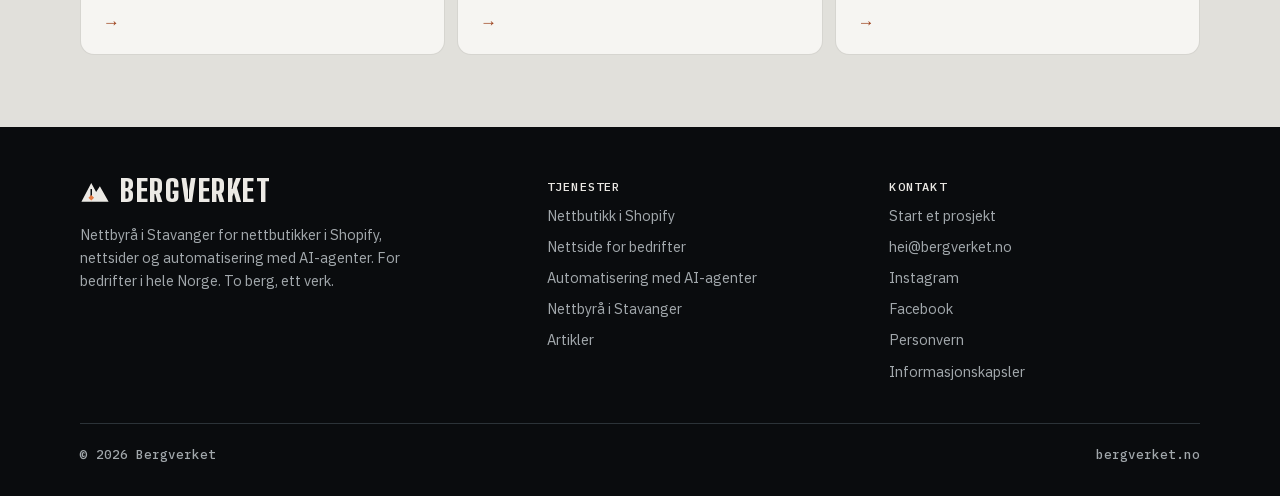
<file: artikler/shopify-eller-woocommerce/index.html>
<!doctype html>
<html lang="nb">
<head>
<meta charset="utf-8">
<meta name="viewport" content="width=device-width, initial-scale=1, viewport-fit=cover">
<title>Shopify eller WooCommerce for en liten norsk nettbutikk? · Bergverket</title>
<meta name="description" content="Shopify eller WooCommerce? En ærlig sammenligning for små norske bedrifter: pris, drift, sikkerhet, fleksibilitet og hvem som bør velge hva.">
<link rel="canonical" href="https://bergverket.no/artikler/shopify-eller-woocommerce/">
<meta name="robots" content="index, follow, max-image-preview:large, max-snippet:-1">
<meta name="theme-color" content="#101315">
<meta name="color-scheme" content="light dark">
<meta property="og:type" content="article">
<meta property="og:locale" content="nb_NO">
<meta property="og:site_name" content="Bergverket">
<meta property="og:title" content="Shopify eller WooCommerce for en liten nettbutikk? · Bergverket">
<meta property="og:description" content="Shopify eller WooCommerce? En ærlig sammenligning for små norske bedrifter: pris, drift, sikkerhet, fleksibilitet og hvem som bør velge hva.">
<meta property="og:url" content="https://bergverket.no/artikler/shopify-eller-woocommerce/">
<meta property="og:image" content="https://bergverket.no/assets/og.jpg">
<meta property="og:image:width" content="1200">
<meta property="og:image:height" content="630">
<meta name="twitter:card" content="summary_large_image">
<link rel="icon" href="/favicon.svg" type="image/svg+xml">
<link rel="icon" href="/favicon-32.png" sizes="32x32" type="image/png">
<link rel="apple-touch-icon" href="/apple-touch-icon.png">
<link rel="manifest" href="/site.webmanifest">
<link rel="preload" href="/assets/fonts/big-shoulders.woff2" as="font" type="font/woff2" crossorigin>
<link rel="preload" href="/assets/fonts/plex-sans.woff2" as="font" type="font/woff2" crossorigin>
<link rel="stylesheet" href="/assets/site.css">
<script type="application/ld+json">
{
 "@context": "https://schema.org",
 "@graph": [
  {
   "@type": "Article",
   "@id": "https://bergverket.no/artikler/shopify-eller-woocommerce/#side",
   "url": "https://bergverket.no/artikler/shopify-eller-woocommerce/",
   "headline": "Shopify eller WooCommerce for en liten nettbutikk?",
   "description": "Shopify eller WooCommerce? En ærlig sammenligning for små norske bedrifter: pris, drift, sikkerhet, fleksibilitet og hvem som bør velge hva.",
   "inLanguage": "nb-NO",
   "isPartOf": {
    "@id": "https://bergverket.no/#website"
   },
   "dateModified": "2026-11-26",
   "datePublished": "2026-11-26",
   "author": {
    "@id": "https://bergverket.no/#org"
   },
   "publisher": {
    "@id": "https://bergverket.no/#org"
   },
   "image": "https://bergverket.no/assets/og.jpg"
  },
  {
   "@type": "BreadcrumbList",
   "itemListElement": [
    {
     "@type": "ListItem",
     "position": 1,
     "name": "Bergverket",
     "item": "https://bergverket.no/"
    },
    {
     "@type": "ListItem",
     "position": 2,
     "name": "Artikler",
     "item": "https://bergverket.no/artikler/"
    },
    {
     "@type": "ListItem",
     "position": 3,
     "name": "Shopify eller WooCommerce?",
     "item": "https://bergverket.no/artikler/shopify-eller-woocommerce/"
    }
   ]
  },
  {
   "@type": "FAQPage",
   "mainEntity": [
    {
     "@type": "Question",
     "name": "Kan jeg flytte fra WooCommerce til Shopify?",
     "acceptedAnswer": {
      "@type": "Answer",
      "text": "Ja. Varer, kunder og ordrehistorikk kan flyttes. Husk å sette opp videresending fra gamle adresser, så du ikke mister plasseringen i Google."
     }
    },
    {
     "@type": "Question",
     "name": "Hvilken er best for Google?",
     "acceptedAnswer": {
      "@type": "Answer",
      "text": "Begge kan rangere godt. Det som avgjør, er innholdet, hastigheten og lenkene, ikke plattformen."
     }
    }
   ]
  }
 ]
}
</script>
</head>
<body>
<a class="skip" href="#innhold">Hopp til innholdet</a>
<header class="top">
  <div class="wrap">
    <a class="mark" href="/" aria-label="Bergverket, til forsiden">
      <svg viewBox="0 0 32 32" aria-hidden="true"><path d="M1.5 28.5 12 8.5l5.2 9.6 4-6.1 9.3 16.5Z" fill="currentColor"/><path d="M11.2 15h1.6v8.6h-1.6Z" fill="#101315"/><path d="m12 21.3 3 3-3 3-3-3Z" fill="#e57a41"/></svg>
      Bergverket
    </a>
    <a class="btn btn--ore top-cta" href="/#kontakt">Kontakt</a>
    <button class="menu-btn" type="button" aria-expanded="false" aria-controls="meny"><span aria-hidden="true"></span>Meny</button>
    <nav class="nav" id="meny" aria-label="Hovedmeny">
      <a href="/#tjenester">Tjenester</a>
      <a href="/arbeid/on-the-record/">Arbeid</a>
      <a href="/artikler/">Artikler</a>
      <a href="/#oss">Om oss</a>
      <a class="btn btn--ore" href="/#kontakt">Start et prosjekt</a>
    </nav>
  </div>
</header>
<main id="innhold">
<section class="sub-hero dark">
  <div class="wrap">
    <nav class="crumbs" aria-label="Brødsmuler"><a href="/">Bergverket</a> <span aria-hidden="true">/</span> <a href="/artikler/">Artikler</a> <span aria-hidden="true">/</span> <span aria-current="page">Shopify eller WooCommerce?</span></nav>
    <div class="depth">Artikkel</div>
    <h1>Shopify eller WooCommerce for en liten nettbutikk?</h1>
    <p class="lead">Shopify og WooCommerce er de to vanligste valgene for små nettbutikker. Begge fungerer godt. Forskjellen ligger i hvem som tar seg av driften.</p>
    <p class="updated">Publisert 2026-11-26</p>
    <div class="ctas">
      <a class="btn btn--ore" href="/#kontakt">Start et prosjekt <svg viewBox="0 0 20 20" fill="none" stroke="currentColor" stroke-width="2" aria-hidden="true"><path d="M4 10h11M11 5l5 5-5 5"/></svg></a>
      <a class="btn btn--ghost" href="/artikler/">Flere artikler</a>
    </div>
  </div>
</section>
<div class="sub light">
  <div class="wrap sub__grid">
    <article class="prose">
<h2>Kort fortalt</h2>
<ul class="ticks">
<li><strong>Shopify</strong> er en ferdig tjeneste. Du betaler en fast pris i måneden, og Shopify tar seg av servere, sikkerhet og oppdateringer.</li>
<li><strong>WooCommerce</strong> er et gratis tillegg til WordPress. Du trenger egen hosting og må selv holde WordPress, temaet og tilleggene oppdatert.</li>
</ul>

<h2>Drift og sikkerhet</h2>
<p>Med Shopify slipper du å tenke på oppdateringer og sikkerhetshull. Med WooCommerce er det ditt ansvar, eller ansvaret til den som drifter siden. En WordPress-side som ikke oppdateres, blir fort et sikkerhetsproblem. Har du ingen som passer på den, peker det mot Shopify.</p>

<h2>Pris</h2>
<p>Shopify har en fast månedspris og gebyr per salg, pluss eventuelle apper. WooCommerce er gratis å installere, men du betaler for hosting, ofte for betalte tillegg og for tiden det tar å vedlikeholde. For mange små butikker blir totalen omtrent den samme. Se <a href="/artikler/hva-koster-en-nettbutikk/">hva en nettbutikk koster</a> for hva som påvirker prisen.</p>

<h2>Fleksibilitet</h2>
<p>WooCommerce gir mer frihet, fordi du har tilgang til all koden og kan installere nesten hva som helst. Shopify er mer låst, men har en stor appbutikk som dekker det de fleste butikker trenger. Har du helt spesielle behov, kan WooCommerce være bedre.</p>

<h2>Norske løsninger</h2>
<p>Begge kan kobles til vanlige norske betalings- og fraktløsninger. Sjekk at løsningene du vil bruke, har en app eller et tillegg for plattformen du velger, før du bestemmer deg.</p>

<h2>Hva vi anbefaler</h2>
<p>For de fleste små bedrifter uten egen IT-person anbefaler vi Shopify, fordi det er enklere å drive selv og tryggere over tid. Har du allerede en godt vedlikeholdt WordPress-side og noen som passer på den, kan WooCommerce være et godt valg. Vi lager selv <a href="/nettbutikk-shopify/">nettbutikker i Shopify</a>.</p>
<h2>Spørsmål</h2>
<div class="faq">
<details><summary>Kan jeg flytte fra WooCommerce til Shopify?</summary><div class="a"><p>Ja. Varer, kunder og ordrehistorikk kan flyttes. Husk å sette opp videresending fra gamle adresser, så du ikke mister plasseringen i Google.</p></div></details>
<details><summary>Hvilken er best for Google?</summary><div class="a"><p>Begge kan rangere godt. Det som avgjør, er innholdet, hastigheten og lenkene, ikke plattformen.</p></div></details>
</div>
    </article>
    <aside class="sub__aside" aria-label="Kontakt">
      <div class="aside-card">
        <div class="depth">Snakk med oss</div>
        <p>Fortell kort hva du vil få til, så svarer Fabian eller Viktor. Første prat er uforpliktende.</p>
        <a class="btn btn--ore" href="/#kontakt">Start et prosjekt</a>
        <a class="aside-mail" href="mailto:hei@bergverket.no">hei@bergverket.no</a>
      </div>
      <div class="aside-card aside-card--plain">
        <div class="depth">Tjenester</div>
        <ul>
          <li><a href="/nettbutikk-shopify/">Nettbutikk i Shopify</a></li>
          <li><a href="/nettside/">Nettside for bedrifter</a></li>
          <li><a href="/automatisering/">Automatisering med AI-agenter</a></li>
          <li><a href="/nettbyra-stavanger/">Nettbyrå i Stavanger</a></li>
        </ul>
      </div>
    </aside>
  </div>
</div>
<section class="sub-cta dark">
  <div class="wrap">
    <h2>Har du noe vi skal <em>grave i?</em></h2>
    <p>To folk, én kontakt, og du eier alt når vi er ferdige.</p>
    <div class="ctas">
      <a class="btn btn--ore" href="/#kontakt">Start et prosjekt</a>
      <a class="btn btn--ghost" href="/arbeid/on-the-record/">Se On the Record-caset</a>
    </div>
  </div>
</section>
</main>
<nav class="related light-2" aria-label="Mer fra Bergverket">
  <div class="wrap">
    <h2>Mer fra Bergverket</h2>
    <ul class="rel stagger">
<li><a href="/nettbutikk-shopify/"><span class="rel__k">Les mer</span>Nettbutikk i Shopify</a></li>
<li><a href="/nettside/"><span class="rel__k">Les mer</span>Nettside for bedrifter</a></li>
<li><a href="/automatisering/"><span class="rel__k">Les mer</span>Automatisering med AI-agenter</a></li>
<li><a href="/nettbyra-stavanger/"><span class="rel__k">Les mer</span>Nettbyrå i Stavanger</a></li>
<li><a href="/artikler/hva-koster-en-nettbutikk/"><span class="rel__k">Artikkel</span>Hva koster en nettbutikk?</a></li>
<li><a href="/artikler/bli-funnet-pa-google/"><span class="rel__k">Artikkel</span>Slik blir bedriften funnet på Google</a></li>
    </ul>
  </div>
</nav>
<footer class="foot">
  <div class="wrap">
    <div class="grid">
      <div>
        <a class="mark" href="/">
          <svg viewBox="0 0 32 32" aria-hidden="true"><path d="M1.5 28.5 12 8.5l5.2 9.6 4-6.1 9.3 16.5Z" fill="currentColor"/><path d="M11.2 15h1.6v8.6h-1.6Z" fill="#0a0c0e"/><path d="m12 21.3 3 3-3 3-3-3Z" fill="#e57a41"/></svg>
          Bergverket
        </a>
        <p>Nettbyrå i Stavanger for nettbutikker i Shopify, nettsider og automatisering med AI-agenter. For bedrifter i hele Norge. To berg, ett verk.</p>
      </div>
      <div>
        <h2 class="foot-h">Tjenester</h2>
        <ul>
          <li><a href="/nettbutikk-shopify/">Nettbutikk i Shopify</a></li>
          <li><a href="/nettside/">Nettside for bedrifter</a></li>
          <li><a href="/automatisering/">Automatisering med AI-agenter</a></li>
          <li><a href="/nettbyra-stavanger/">Nettbyrå i Stavanger</a></li>
          <li><a href="/artikler/">Artikler</a></li>
        </ul>
      </div>
      <div>
        <h2 class="foot-h">Kontakt</h2>
        <ul>
          <li><a href="/#kontakt">Start et prosjekt</a></li>
          <li><a href="mailto:hei@bergverket.no">hei@bergverket.no</a></li>
          <li><a href="https://www.instagram.com/bergverket.no/" rel="me noopener">Instagram</a></li>
          <li><a href="https://www.facebook.com/bergverket.no" rel="me noopener">Facebook</a></li>
          <li><a href="/personvern.html">Personvern</a></li>
          <li><button type="button" class="linkbtn" data-samtykke>Informasjonskapsler</button></li>
        </ul>
      </div>
    </div>
    <div class="base">
      <span>© 2026 Bergverket</span>
      <span><a href="/">bergverket.no</a></span>
    </div>
  </div>
</footer>
<script src="/assets/site.js" defer></script>
<script src="/assets/samtykke.js" defer></script>
</body>
</html>
</file>
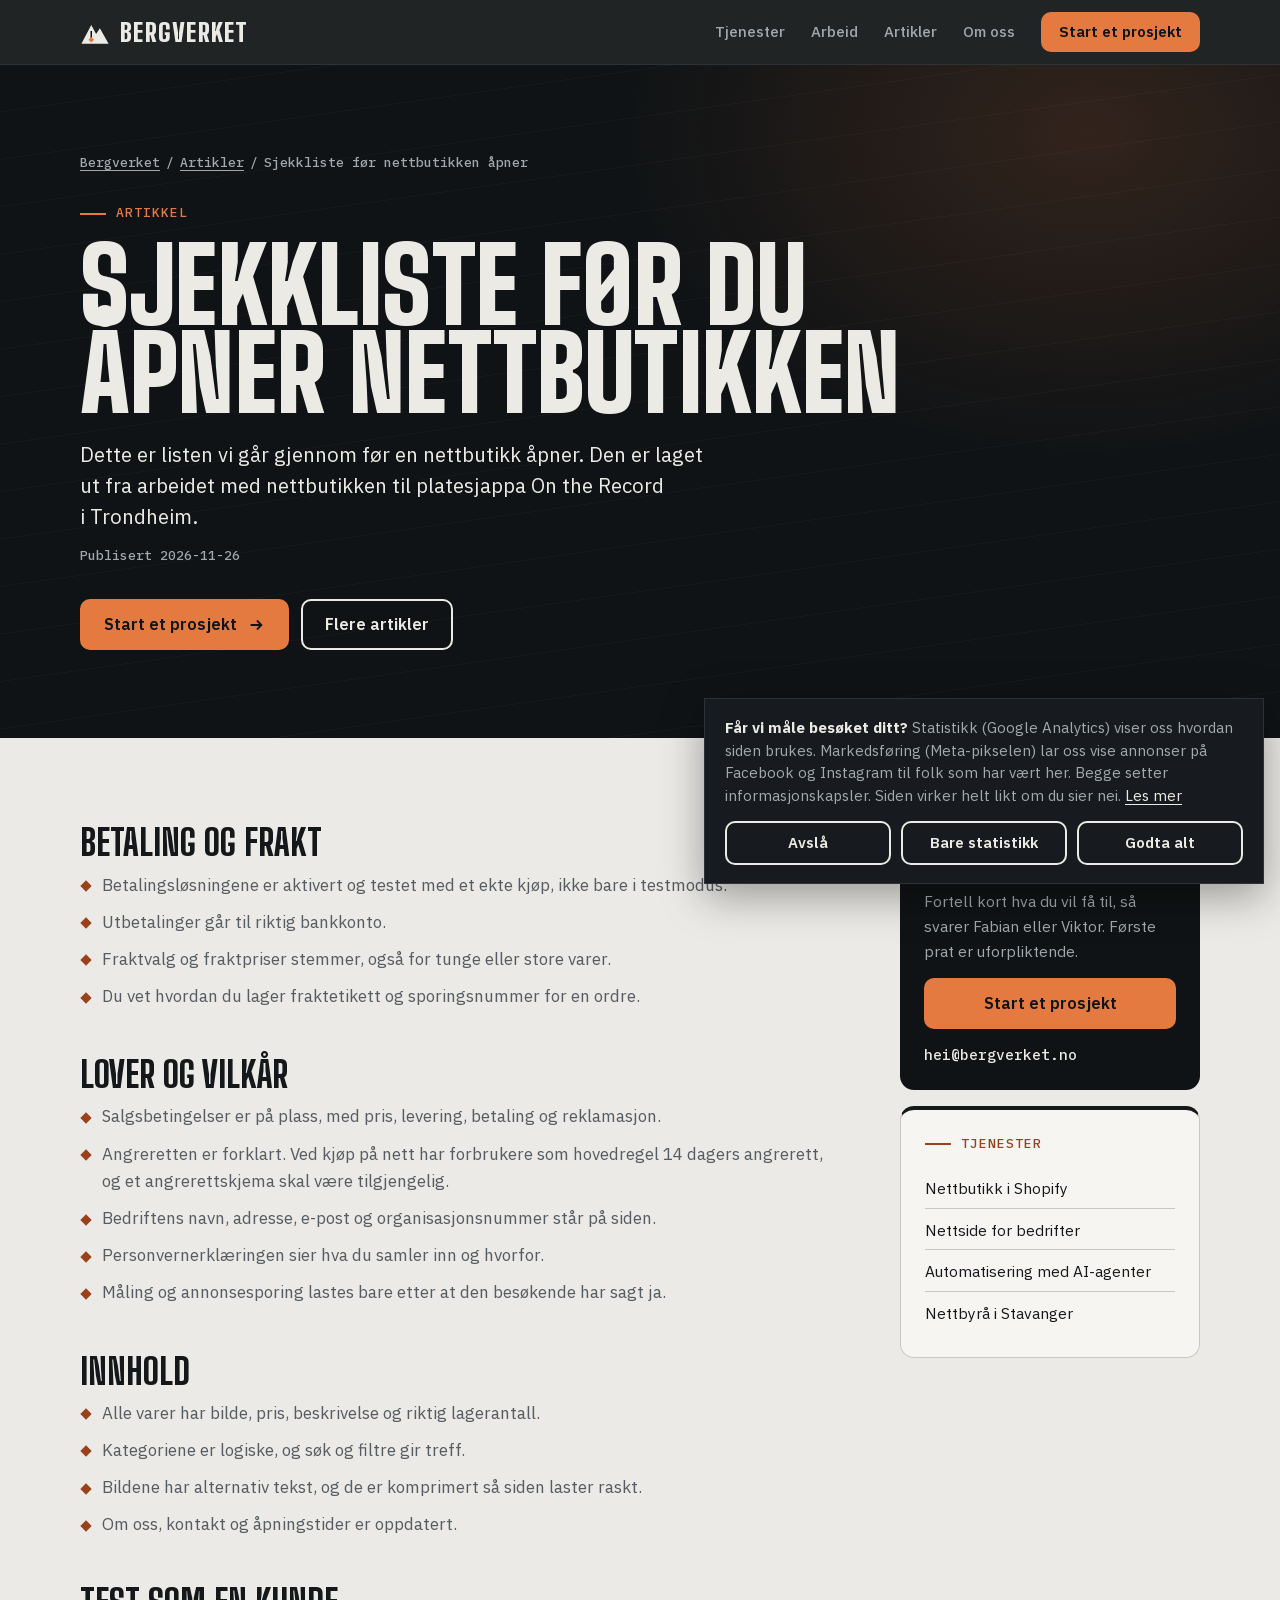
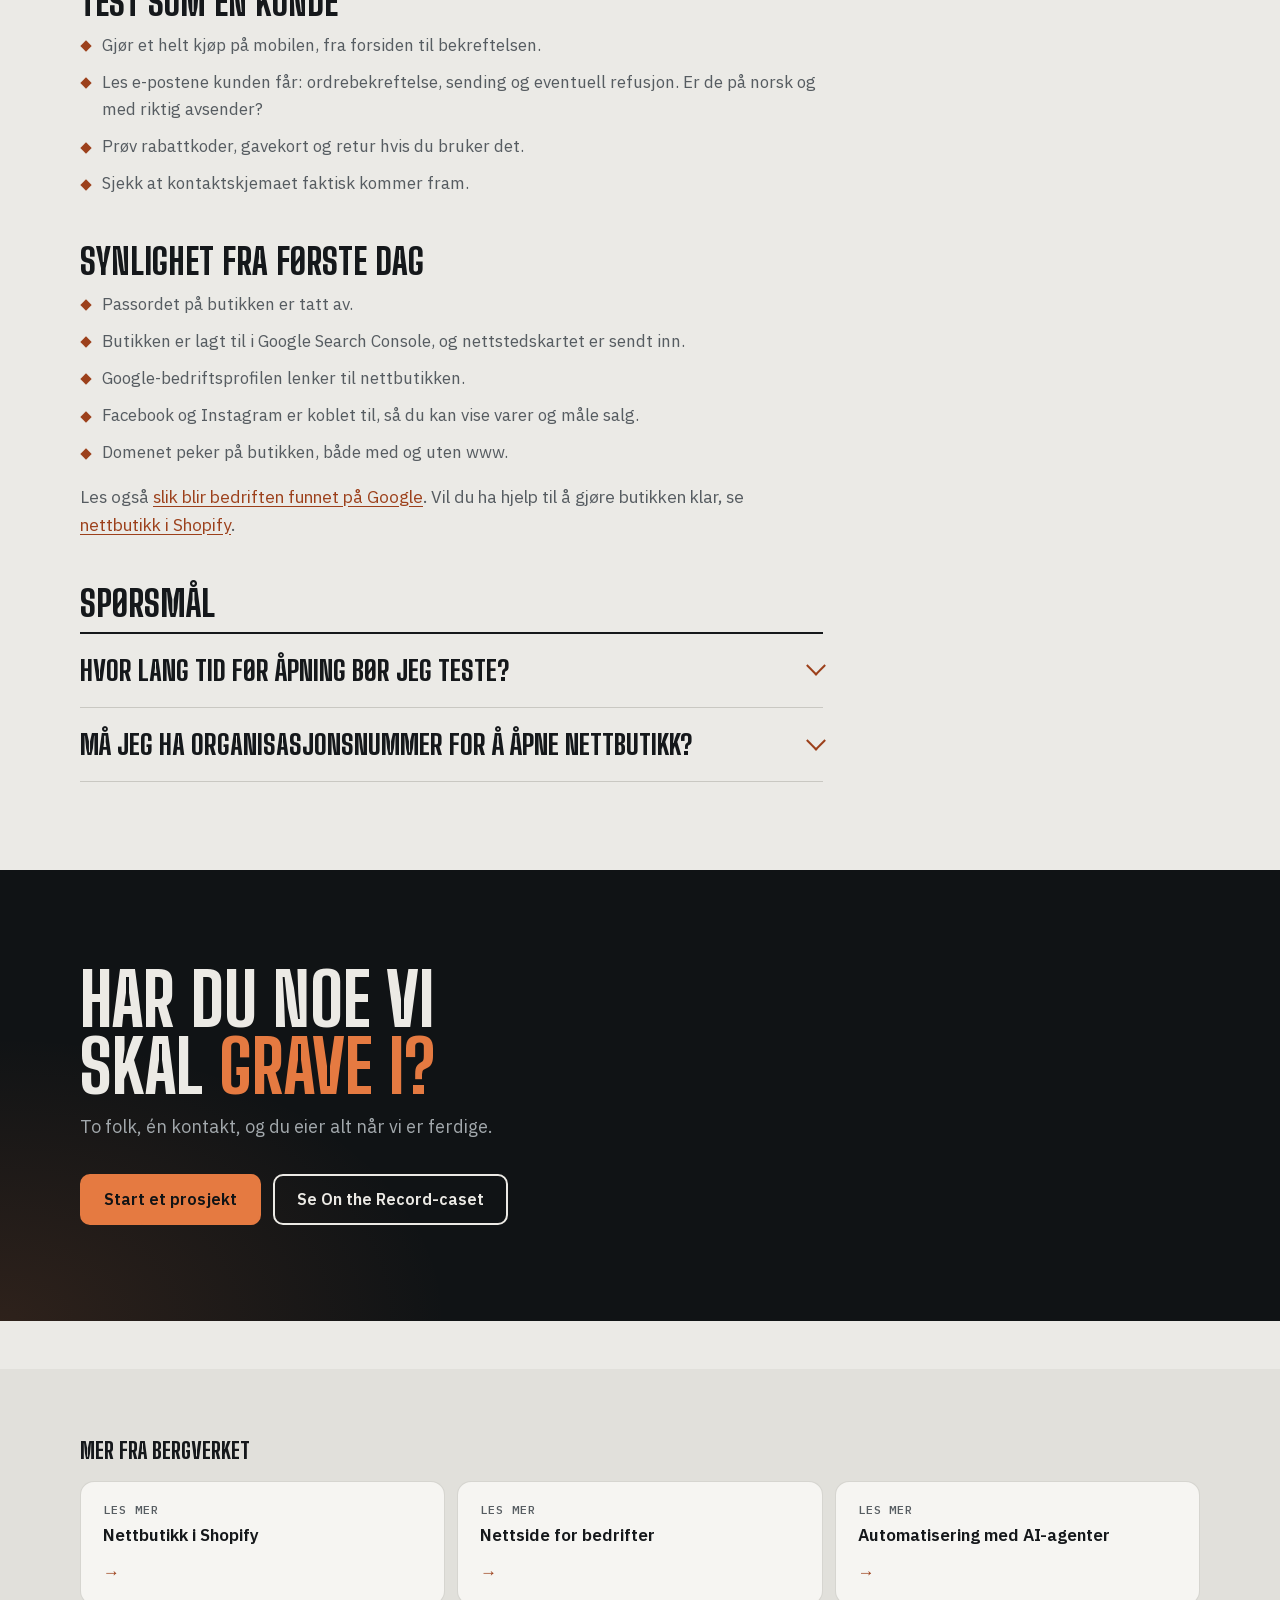
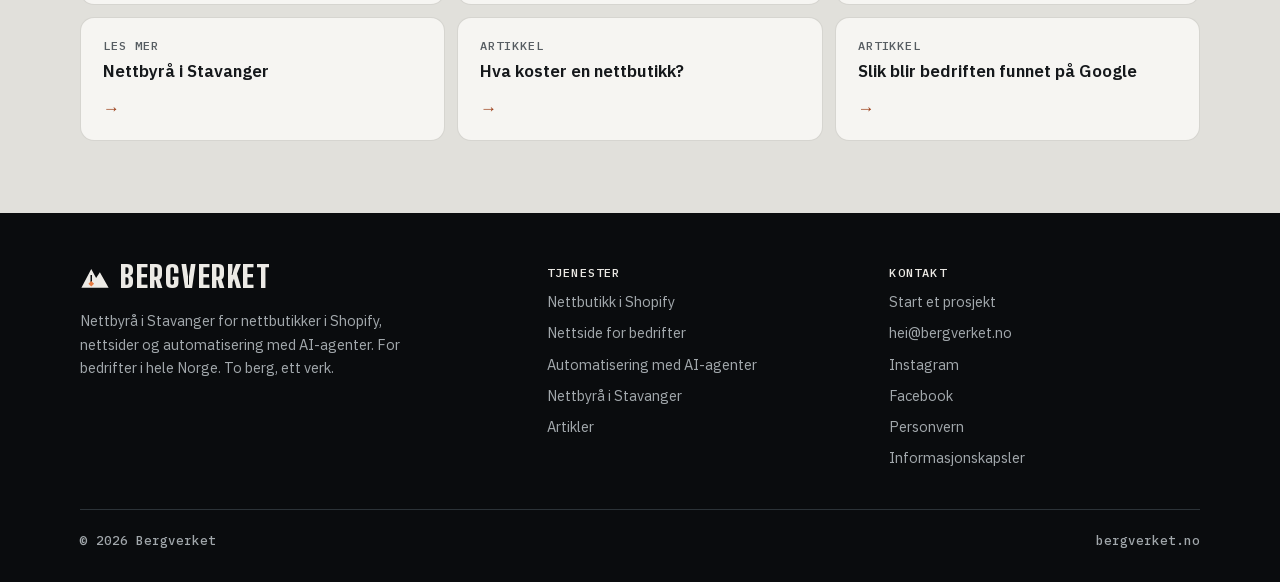
<file: artikler/sjekkliste-for-nettbutikk-for-apning/index.html>
<!doctype html>
<html lang="nb">
<head>
<meta charset="utf-8">
<meta name="viewport" content="width=device-width, initial-scale=1, viewport-fit=cover">
<title>Sjekkliste før du åpner nettbutikken · Bergverket</title>
<meta name="description" content="Alt du bør sjekke før nettbutikken åpner: betaling, frakt, salgsbetingelser, angrerett, personvern, testkjøp, e-poster, mobil og Google.">
<link rel="canonical" href="https://bergverket.no/artikler/sjekkliste-for-nettbutikk-for-apning/">
<meta name="robots" content="index, follow, max-image-preview:large, max-snippet:-1">
<meta name="theme-color" content="#101315">
<meta name="color-scheme" content="light dark">
<meta property="og:type" content="article">
<meta property="og:locale" content="nb_NO">
<meta property="og:site_name" content="Bergverket">
<meta property="og:title" content="Sjekkliste før du åpner nettbutikken · Bergverket">
<meta property="og:description" content="Alt du bør sjekke før nettbutikken åpner: betaling, frakt, salgsbetingelser, angrerett, personvern, testkjøp, e-poster, mobil og Google.">
<meta property="og:url" content="https://bergverket.no/artikler/sjekkliste-for-nettbutikk-for-apning/">
<meta property="og:image" content="https://bergverket.no/assets/og.jpg">
<meta property="og:image:width" content="1200">
<meta property="og:image:height" content="630">
<meta name="twitter:card" content="summary_large_image">
<link rel="icon" href="/favicon.svg" type="image/svg+xml">
<link rel="icon" href="/favicon-32.png" sizes="32x32" type="image/png">
<link rel="apple-touch-icon" href="/apple-touch-icon.png">
<link rel="manifest" href="/site.webmanifest">
<link rel="preload" href="/assets/fonts/big-shoulders.woff2" as="font" type="font/woff2" crossorigin>
<link rel="preload" href="/assets/fonts/plex-sans.woff2" as="font" type="font/woff2" crossorigin>
<link rel="stylesheet" href="/assets/site.css">
<script type="application/ld+json">
{
 "@context": "https://schema.org",
 "@graph": [
  {
   "@type": "Article",
   "@id": "https://bergverket.no/artikler/sjekkliste-for-nettbutikk-for-apning/#side",
   "url": "https://bergverket.no/artikler/sjekkliste-for-nettbutikk-for-apning/",
   "headline": "Sjekkliste før du åpner nettbutikken",
   "description": "Alt du bør sjekke før nettbutikken åpner: betaling, frakt, salgsbetingelser, angrerett, personvern, testkjøp, e-poster, mobil og Google.",
   "inLanguage": "nb-NO",
   "isPartOf": {
    "@id": "https://bergverket.no/#website"
   },
   "dateModified": "2026-11-26",
   "datePublished": "2026-11-26",
   "author": {
    "@id": "https://bergverket.no/#org"
   },
   "publisher": {
    "@id": "https://bergverket.no/#org"
   },
   "image": "https://bergverket.no/assets/og.jpg"
  },
  {
   "@type": "BreadcrumbList",
   "itemListElement": [
    {
     "@type": "ListItem",
     "position": 1,
     "name": "Bergverket",
     "item": "https://bergverket.no/"
    },
    {
     "@type": "ListItem",
     "position": 2,
     "name": "Artikler",
     "item": "https://bergverket.no/artikler/"
    },
    {
     "@type": "ListItem",
     "position": 3,
     "name": "Sjekkliste før nettbutikken åpner",
     "item": "https://bergverket.no/artikler/sjekkliste-for-nettbutikk-for-apning/"
    }
   ]
  },
  {
   "@type": "FAQPage",
   "mainEntity": [
    {
     "@type": "Question",
     "name": "Hvor lang tid før åpning bør jeg teste?",
     "acceptedAnswer": {
      "@type": "Answer",
      "text": "Gjerne en uke før, så du rekker å rette det du finner. Ta et siste testkjøp dagen før åpning."
     }
    },
    {
     "@type": "Question",
     "name": "Må jeg ha organisasjonsnummer for å åpne nettbutikk?",
     "acceptedAnswer": {
      "@type": "Answer",
      "text": "Driver du næring, må bedriften være registrert, og organisasjonsnummeret skal stå på nettsiden. Sjekk reglene for din bedriftsform hos Brønnøysundregistrene."
     }
    }
   ]
  }
 ]
}
</script>
</head>
<body>
<a class="skip" href="#innhold">Hopp til innholdet</a>
<header class="top">
  <div class="wrap">
    <a class="mark" href="/" aria-label="Bergverket, til forsiden">
      <svg viewBox="0 0 32 32" aria-hidden="true"><path d="M1.5 28.5 12 8.5l5.2 9.6 4-6.1 9.3 16.5Z" fill="currentColor"/><path d="M11.2 15h1.6v8.6h-1.6Z" fill="#101315"/><path d="m12 21.3 3 3-3 3-3-3Z" fill="#e57a41"/></svg>
      Bergverket
    </a>
    <a class="btn btn--ore top-cta" href="/#kontakt">Kontakt</a>
    <button class="menu-btn" type="button" aria-expanded="false" aria-controls="meny"><span aria-hidden="true"></span>Meny</button>
    <nav class="nav" id="meny" aria-label="Hovedmeny">
      <a href="/#tjenester">Tjenester</a>
      <a href="/arbeid/on-the-record/">Arbeid</a>
      <a href="/artikler/">Artikler</a>
      <a href="/#oss">Om oss</a>
      <a class="btn btn--ore" href="/#kontakt">Start et prosjekt</a>
    </nav>
  </div>
</header>
<main id="innhold">
<section class="sub-hero dark">
  <div class="wrap">
    <nav class="crumbs" aria-label="Brødsmuler"><a href="/">Bergverket</a> <span aria-hidden="true">/</span> <a href="/artikler/">Artikler</a> <span aria-hidden="true">/</span> <span aria-current="page">Sjekkliste før nettbutikken åpner</span></nav>
    <div class="depth">Artikkel</div>
    <h1>Sjekkliste før du åpner nettbutikken</h1>
    <p class="lead">Dette er listen vi går gjennom før en nettbutikk åpner. Den er laget ut fra arbeidet med nettbutikken til platesjappa On the Record i Trondheim.</p>
    <p class="updated">Publisert 2026-11-26</p>
    <div class="ctas">
      <a class="btn btn--ore" href="/#kontakt">Start et prosjekt <svg viewBox="0 0 20 20" fill="none" stroke="currentColor" stroke-width="2" aria-hidden="true"><path d="M4 10h11M11 5l5 5-5 5"/></svg></a>
      <a class="btn btn--ghost" href="/artikler/">Flere artikler</a>
    </div>
  </div>
</section>
<div class="sub light">
  <div class="wrap sub__grid">
    <article class="prose">
<h2>Betaling og frakt</h2>
<ul class="ticks">
<li>Betalingsløsningene er aktivert og testet med et ekte kjøp, ikke bare i testmodus.</li>
<li>Utbetalinger går til riktig bankkonto.</li>
<li>Fraktvalg og fraktpriser stemmer, også for tunge eller store varer.</li>
<li>Du vet hvordan du lager fraktetikett og sporingsnummer for en ordre.</li>
</ul>

<h2>Lover og vilkår</h2>
<ul class="ticks">
<li>Salgsbetingelser er på plass, med pris, levering, betaling og reklamasjon.</li>
<li>Angreretten er forklart. Ved kjøp på nett har forbrukere som hovedregel 14 dagers angrerett, og et angrerettskjema skal være tilgjengelig.</li>
<li>Bedriftens navn, adresse, e-post og organisasjonsnummer står på siden.</li>
<li>Personvernerklæringen sier hva du samler inn og hvorfor.</li>
<li>Måling og annonsesporing lastes bare etter at den besøkende har sagt ja.</li>
</ul>

<h2>Innhold</h2>
<ul class="ticks">
<li>Alle varer har bilde, pris, beskrivelse og riktig lagerantall.</li>
<li>Kategoriene er logiske, og søk og filtre gir treff.</li>
<li>Bildene har alternativ tekst, og de er komprimert så siden laster raskt.</li>
<li>Om oss, kontakt og åpningstider er oppdatert.</li>
</ul>

<h2>Test som en kunde</h2>
<ul class="ticks">
<li>Gjør et helt kjøp på mobilen, fra forsiden til bekreftelsen.</li>
<li>Les e-postene kunden får: ordrebekreftelse, sending og eventuell refusjon. Er de på norsk og med riktig avsender?</li>
<li>Prøv rabattkoder, gavekort og retur hvis du bruker det.</li>
<li>Sjekk at kontaktskjemaet faktisk kommer fram.</li>
</ul>

<h2>Synlighet fra første dag</h2>
<ul class="ticks">
<li>Passordet på butikken er tatt av.</li>
<li>Butikken er lagt til i Google Search Console, og nettstedskartet er sendt inn.</li>
<li>Google-bedriftsprofilen lenker til nettbutikken.</li>
<li>Facebook og Instagram er koblet til, så du kan vise varer og måle salg.</li>
<li>Domenet peker på butikken, både med og uten www.</li>
</ul>
<p>Les også <a href="/artikler/bli-funnet-pa-google/">slik blir bedriften funnet på Google</a>. Vil du ha hjelp til å gjøre butikken klar, se <a href="/nettbutikk-shopify/">nettbutikk i Shopify</a>.</p>
<h2>Spørsmål</h2>
<div class="faq">
<details><summary>Hvor lang tid før åpning bør jeg teste?</summary><div class="a"><p>Gjerne en uke før, så du rekker å rette det du finner. Ta et siste testkjøp dagen før åpning.</p></div></details>
<details><summary>Må jeg ha organisasjonsnummer for å åpne nettbutikk?</summary><div class="a"><p>Driver du næring, må bedriften være registrert, og organisasjonsnummeret skal stå på nettsiden. Sjekk reglene for din bedriftsform hos Brønnøysundregistrene.</p></div></details>
</div>
    </article>
    <aside class="sub__aside" aria-label="Kontakt">
      <div class="aside-card">
        <div class="depth">Snakk med oss</div>
        <p>Fortell kort hva du vil få til, så svarer Fabian eller Viktor. Første prat er uforpliktende.</p>
        <a class="btn btn--ore" href="/#kontakt">Start et prosjekt</a>
        <a class="aside-mail" href="mailto:hei@bergverket.no">hei@bergverket.no</a>
      </div>
      <div class="aside-card aside-card--plain">
        <div class="depth">Tjenester</div>
        <ul>
          <li><a href="/nettbutikk-shopify/">Nettbutikk i Shopify</a></li>
          <li><a href="/nettside/">Nettside for bedrifter</a></li>
          <li><a href="/automatisering/">Automatisering med AI-agenter</a></li>
          <li><a href="/nettbyra-stavanger/">Nettbyrå i Stavanger</a></li>
        </ul>
      </div>
    </aside>
  </div>
</div>
<section class="sub-cta dark">
  <div class="wrap">
    <h2>Har du noe vi skal <em>grave i?</em></h2>
    <p>To folk, én kontakt, og du eier alt når vi er ferdige.</p>
    <div class="ctas">
      <a class="btn btn--ore" href="/#kontakt">Start et prosjekt</a>
      <a class="btn btn--ghost" href="/arbeid/on-the-record/">Se On the Record-caset</a>
    </div>
  </div>
</section>
</main>
<nav class="related light-2" aria-label="Mer fra Bergverket">
  <div class="wrap">
    <h2>Mer fra Bergverket</h2>
    <ul class="rel stagger">
<li><a href="/nettbutikk-shopify/"><span class="rel__k">Les mer</span>Nettbutikk i Shopify</a></li>
<li><a href="/nettside/"><span class="rel__k">Les mer</span>Nettside for bedrifter</a></li>
<li><a href="/automatisering/"><span class="rel__k">Les mer</span>Automatisering med AI-agenter</a></li>
<li><a href="/nettbyra-stavanger/"><span class="rel__k">Les mer</span>Nettbyrå i Stavanger</a></li>
<li><a href="/artikler/hva-koster-en-nettbutikk/"><span class="rel__k">Artikkel</span>Hva koster en nettbutikk?</a></li>
<li><a href="/artikler/bli-funnet-pa-google/"><span class="rel__k">Artikkel</span>Slik blir bedriften funnet på Google</a></li>
    </ul>
  </div>
</nav>
<footer class="foot">
  <div class="wrap">
    <div class="grid">
      <div>
        <a class="mark" href="/">
          <svg viewBox="0 0 32 32" aria-hidden="true"><path d="M1.5 28.5 12 8.5l5.2 9.6 4-6.1 9.3 16.5Z" fill="currentColor"/><path d="M11.2 15h1.6v8.6h-1.6Z" fill="#0a0c0e"/><path d="m12 21.3 3 3-3 3-3-3Z" fill="#e57a41"/></svg>
          Bergverket
        </a>
        <p>Nettbyrå i Stavanger for nettbutikker i Shopify, nettsider og automatisering med AI-agenter. For bedrifter i hele Norge. To berg, ett verk.</p>
      </div>
      <div>
        <h2 class="foot-h">Tjenester</h2>
        <ul>
          <li><a href="/nettbutikk-shopify/">Nettbutikk i Shopify</a></li>
          <li><a href="/nettside/">Nettside for bedrifter</a></li>
          <li><a href="/automatisering/">Automatisering med AI-agenter</a></li>
          <li><a href="/nettbyra-stavanger/">Nettbyrå i Stavanger</a></li>
          <li><a href="/artikler/">Artikler</a></li>
        </ul>
      </div>
      <div>
        <h2 class="foot-h">Kontakt</h2>
        <ul>
          <li><a href="/#kontakt">Start et prosjekt</a></li>
          <li><a href="mailto:hei@bergverket.no">hei@bergverket.no</a></li>
          <li><a href="https://www.instagram.com/bergverket.no/" rel="me noopener">Instagram</a></li>
          <li><a href="https://www.facebook.com/bergverket.no" rel="me noopener">Facebook</a></li>
          <li><a href="/personvern.html">Personvern</a></li>
          <li><button type="button" class="linkbtn" data-samtykke>Informasjonskapsler</button></li>
        </ul>
      </div>
    </div>
    <div class="base">
      <span>© 2026 Bergverket</span>
      <span><a href="/">bergverket.no</a></span>
    </div>
  </div>
</footer>
<script src="/assets/site.js" defer></script>
<script src="/assets/samtykke.js" defer></script>
</body>
</html>
</file>
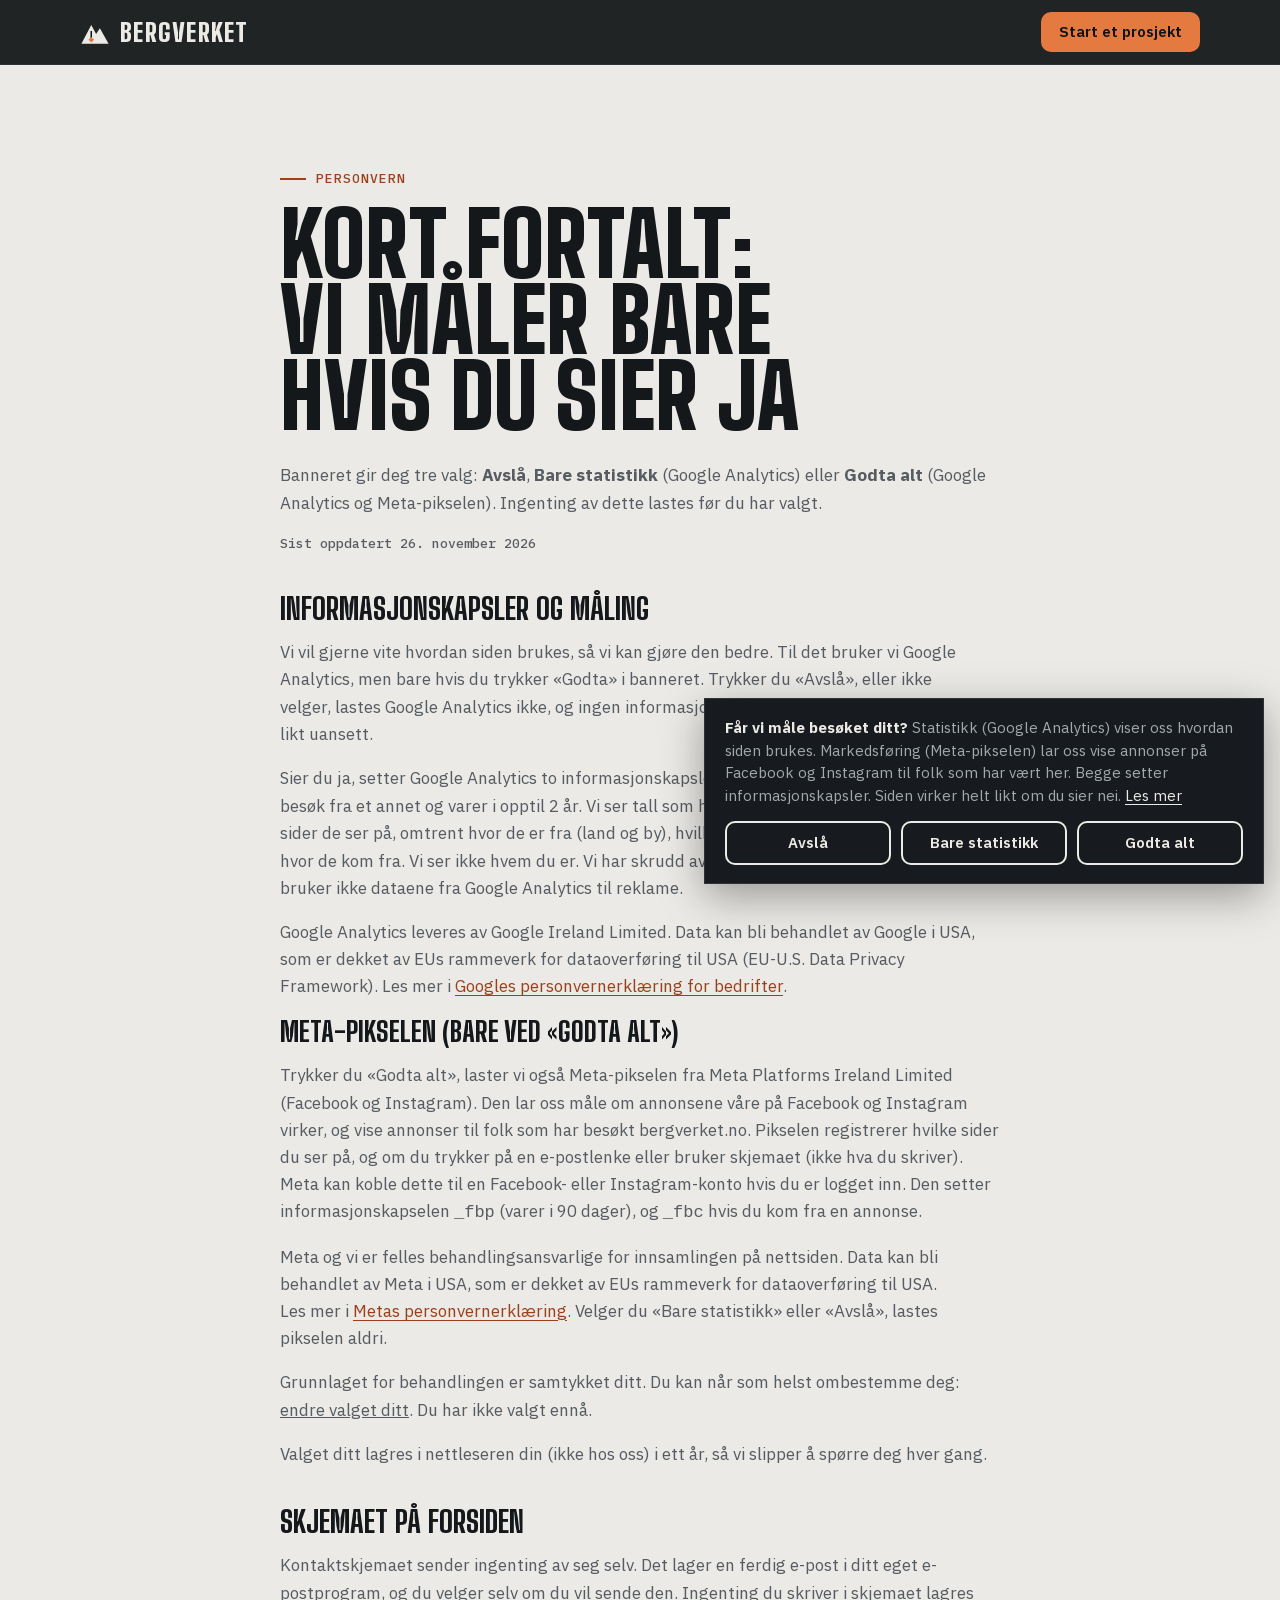
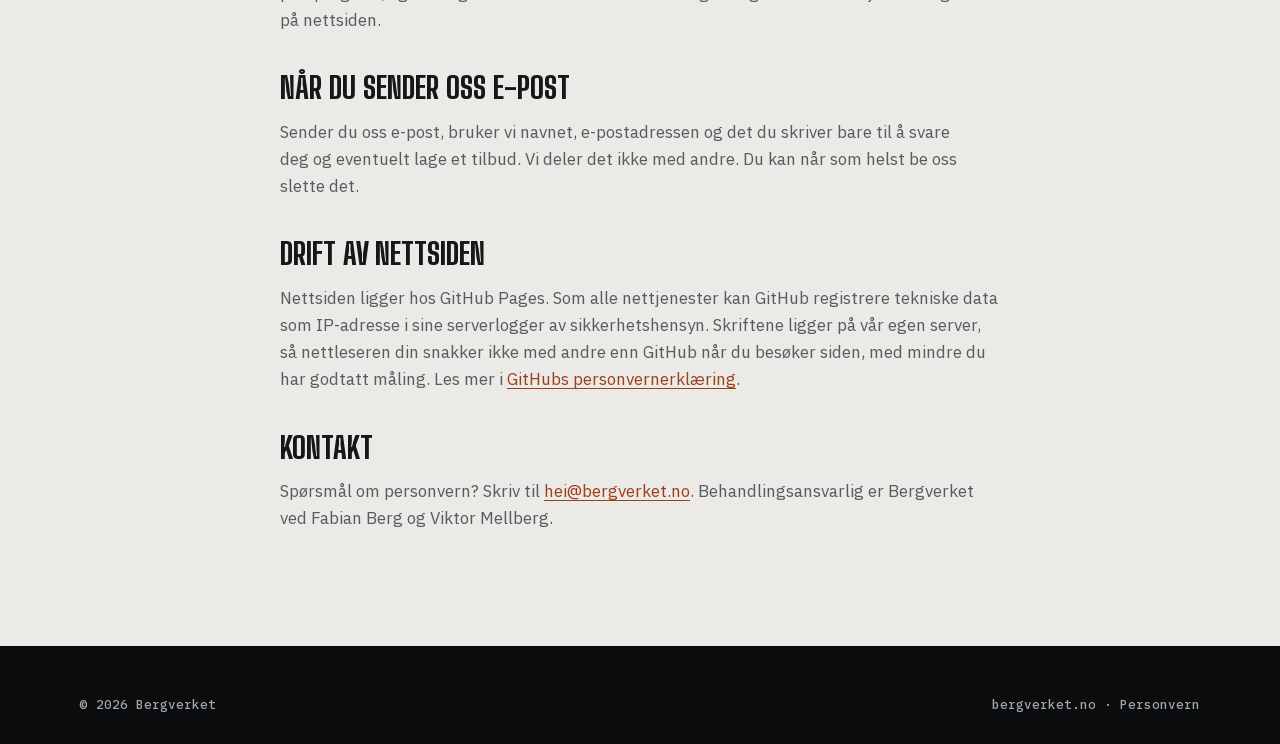
<file: personvern.html>
<!doctype html>
<html lang="nb">
<head>
<meta charset="utf-8">
<meta name="viewport" content="width=device-width, initial-scale=1, viewport-fit=cover">
<title>Personvern · Bergverket</title>
<meta name="description" content="Hvordan bergverket.no behandler personopplysninger og informasjonskapsler. Vi måler og markedsfører bare hvis du sier ja.">
<meta name="theme-color" content="#101315">
<meta name="color-scheme" content="light dark">
<link rel="canonical" href="https://bergverket.no/personvern.html">
<meta property="og:type" content="website">
<meta property="og:locale" content="nb_NO">
<meta property="og:site_name" content="Bergverket">
<meta property="og:title" content="Personvern · Bergverket">
<meta property="og:url" content="https://bergverket.no/personvern.html">
<meta property="og:image" content="https://bergverket.no/assets/og.jpg">
<link rel="icon" href="favicon.svg" type="image/svg+xml">
<link rel="apple-touch-icon" href="apple-touch-icon.png">
<link rel="stylesheet" href="assets/site.css">
<link rel="preload" href="assets/fonts/big-shoulders.woff2" as="font" type="font/woff2" crossorigin>
</head>
<body>
<header class="top">
  <div class="wrap">
    <a class="mark" href="./" aria-label="Bergverket, til forsiden">
      <svg viewBox="0 0 32 32" aria-hidden="true"><path d="M1.5 28.5 12 8.5l5.2 9.6 4-6.1 9.3 16.5Z" fill="currentColor"/><path d="M11.2 15h1.6v8.6h-1.6Z" fill="#101315"/><path d="m12 21.3 3 3-3 3-3-3Z" fill="#e57a41"/></svg>
      Bergverket
    </a>
    <a class="btn btn--ore" href="./#kontakt" style="padding:9px 16px;font-size:15px">Start et prosjekt</a>
  </div>
</header>
<main class="page light" id="innhold">
  <div class="wrap">
    <div class="depth">Personvern</div>
    <h1>Kort fortalt: vi måler bare hvis du sier ja</h1>
    <p>Banneret gir deg tre valg: <b>Avslå</b>, <b>Bare statistikk</b> (Google Analytics) eller <b>Godta alt</b> (Google Analytics og Meta-pikselen). Ingenting av dette lastes før du har valgt.</p>
    <p class="updated">Sist oppdatert 26. november 2026</p>

    <h2 id="informasjonskapsler">Informasjonskapsler og måling</h2>
    <p>Vi vil gjerne vite hvordan siden brukes, så vi kan gjøre den bedre. Til det bruker vi Google Analytics, men bare hvis du trykker «Godta» i banneret. Trykker du «Avslå», eller ikke velger, lastes Google Analytics ikke, og ingen informasjonskapsler blir satt. Siden virker helt likt uansett.</p>
    <p>Sier du ja, setter Google Analytics to informasjonskapsler: <code>_ga</code> og <code>_ga_&lt;id&gt;</code>. De skiller ett besøk fra et annet og varer i opptil 2 år. Vi ser tall som hvor mange som besøker siden, hvilke sider de ser på, omtrent hvor de er fra (land og by), hvilken enhet og nettleser de bruker og hvor de kom fra. Vi ser ikke hvem du er. Vi har skrudd av Googles annonsefunksjoner, og vi bruker ikke dataene fra Google Analytics til reklame.</p>
    <p>Google Analytics leveres av Google Ireland Limited. Data kan bli behandlet av Google i USA, som er dekket av EUs rammeverk for dataoverføring til USA (EU-U.S. Data Privacy Framework). Les mer i <a href="https://business.safety.google/privacy/">Googles personvernerklæring for bedrifter</a>.</p>
    <h3>Meta-pikselen (bare ved «Godta alt»)</h3>
    <p>Trykker du «Godta alt», laster vi også Meta-pikselen fra Meta Platforms Ireland Limited (Facebook og Instagram). Den lar oss måle om annonsene våre på Facebook og Instagram virker, og vise annonser til folk som har besøkt bergverket.no. Pikselen registrerer hvilke sider du ser på, og om du trykker på en e-postlenke eller bruker skjemaet (ikke hva du skriver). Meta kan koble dette til en Facebook- eller Instagram-konto hvis du er logget inn. Den setter informasjonskapselen <code>_fbp</code> (varer i 90 dager), og <code>_fbc</code> hvis du kom fra en annonse.</p>
    <p>Meta og vi er felles behandlingsansvarlige for innsamlingen på nettsiden. Data kan bli behandlet av Meta i USA, som er dekket av EUs rammeverk for dataoverføring til USA. Les mer i <a href="https://www.facebook.com/privacy/policy/">Metas personvernerklæring</a>. Velger du «Bare statistikk» eller «Avslå», lastes pikselen aldri.</p>
    <p>Grunnlaget for behandlingen er samtykket ditt. Du kan når som helst ombestemme deg: <button type="button" class="linkbtn" data-samtykke style="text-decoration:underline">endre valget ditt</button>. <span id="samtykkeStatus"></span></p>
    <p>Valget ditt lagres i nettleseren din (ikke hos oss) i ett år, så vi slipper å spørre deg hver gang.</p>

    <h2>Skjemaet på forsiden</h2>
    <p>Kontaktskjemaet sender ingenting av seg selv. Det lager en ferdig e-post i ditt eget e-postprogram, og du velger selv om du vil sende den. Ingenting du skriver i skjemaet lagres på nettsiden.</p>

    <h2>Når du sender oss e-post</h2>
    <p>Sender du oss e-post, bruker vi navnet, e-postadressen og det du skriver bare til å svare deg og eventuelt lage et tilbud. Vi deler det ikke med andre. Du kan når som helst be oss slette det.</p>

    <h2>Drift av nettsiden</h2>
    <p>Nettsiden ligger hos GitHub Pages. Som alle nettjenester kan GitHub registrere tekniske data som IP-adresse i sine serverlogger av sikkerhetshensyn. Skriftene ligger på vår egen server, så nettleseren din snakker ikke med andre enn GitHub når du besøker siden, med mindre du har godtatt måling. Les mer i <a href="https://docs.github.com/en/site-policy/privacy-policies/github-general-privacy-statement">GitHubs personvernerklæring</a>.</p>

    <h2>Kontakt</h2>
    <p>Spørsmål om personvern? Skriv til <a href="mailto:hei@bergverket.no">hei@bergverket.no</a>. Behandlingsansvarlig er Bergverket ved Fabian Berg og Viktor Mellberg.</p>
  </div>
</main>
<footer class="foot">
  <div class="wrap">
    <div class="base" style="margin-top:0;border-top:0;padding-top:0">
      <span>© 2026 Bergverket</span>
      <span><a href="./">bergverket.no</a> · <a href="personvern.html">Personvern</a></span>
    </div>
  </div>
</footer>
<script src="assets/samtykke.js" defer></script>
</body>
</html>
</file>
<file: assets/site.css>
/* Bergverket – felles stil
   Konsept: en sjakt ned gjennom fjellet. Hver seksjon er et lag, merket med dybde.
   Lyse lag = granitt i dagen. Mørke lag = inne i fjellet. Kobber = malmen (aksent). */

@font-face { font-family: "Big Shoulders Display"; src: url(fonts/big-shoulders.woff2) format("woff2"); font-weight: 100 900; font-display: swap; }
@font-face { font-family: "IBM Plex Sans"; src: url(fonts/plex-sans.woff2) format("woff2"); font-weight: 100 700; font-display: swap; }
@font-face { font-family: "IBM Plex Mono"; src: url(fonts/plex-mono-500.woff2) format("woff2"); font-weight: 500; font-display: swap; }

*, *::before, *::after { box-sizing: border-box; }
html { -webkit-text-size-adjust: 100%; scroll-behavior: smooth; scroll-padding-top: 84px; }
@media (prefers-reduced-motion: reduce) { html { scroll-behavior: auto; } }
body { margin: 0; }
img, svg { max-width: 100%; }
[hidden] { display: none !important; }

:root {
  --bg: #ebeae6;        /* granitt i dagen */
  --bg-2: #e1e0db;      /* neste lag */
  --card: #f6f5f2;
  --ink: #15181b;
  --muted: #565c61;
  --line: #c9c8c2;
  --ore: #9c401b;       /* kobber, mørk nok for tekst på lys bunn */
  --ore-ink: #ffffff;

  --rock: #101315;      /* inne i fjellet */
  --rock-2: #171b1f;
  --rock-3: #1f2428;
  --rock-line: #2c3338;
  --rock-ink: #eceae5;
  --rock-muted: #a2a8ac;
  --ore-hot: #e57a41;   /* kobber som gløder i mørket */

  --display: "Big Shoulders Display", "Arial Narrow", "Helvetica Neue", Arial, sans-serif;
  --body: "IBM Plex Sans", "Helvetica Neue", Arial, sans-serif;
  --mono: "IBM Plex Mono", ui-monospace, Menlo, Consolas, monospace;
  --gutter: max(20px, env(safe-area-inset-left, 0px));
  color-scheme: light;
}
@media (prefers-color-scheme: dark) {
  :root:not([data-theme="light"]) {
    --bg: #14181b; --bg-2: #0f1214; --card: #1b2024; --ink: #eceae5; --muted: #a2a8ac;
    --line: #2c3338; --ore: #e57a41; --ore-ink: #101315; color-scheme: dark;
  }
}
:root[data-theme="dark"] {
  --bg: #14181b; --bg-2: #0f1214; --card: #1b2024; --ink: #eceae5; --muted: #a2a8ac;
  --line: #2c3338; --ore: #e57a41; --ore-ink: #101315; color-scheme: dark;
}

body { background: var(--bg); color: var(--ink); font-family: var(--body); font-size: 17px; line-height: 1.6; font-feature-settings: "ss01"; }
a { color: inherit; text-underline-offset: 3px; }
:focus-visible { outline: 2px solid var(--ore); outline-offset: 3px; }
.dark :focus-visible { outline-color: var(--ore-hot); }
::selection { background: var(--ore); color: var(--ore-ink); }

.wrap { max-width: 1160px; margin: 0 auto; padding-left: var(--gutter); padding-right: max(20px, env(safe-area-inset-right, 0px)); }
.skip { position: absolute; left: 12px; top: -60px; z-index: 50; background: var(--ink); color: var(--bg); padding: 10px 14px; font-weight: 600; }
.skip:focus { top: 12px; }
.sr { position: absolute !important; width: 1px; height: 1px; overflow: hidden; clip: rect(0 0 0 0); white-space: nowrap; }


/* ---------- Toppen ---------- */
.top { position: sticky; top: 0; z-index: 20; background: color-mix(in srgb, var(--rock) 92%, transparent); color: var(--rock-ink); backdrop-filter: blur(10px); -webkit-backdrop-filter: blur(10px); border-bottom: 1px solid var(--rock-line); padding-top: env(safe-area-inset-top, 0px); }
.top .wrap { display: flex; align-items: center; justify-content: space-between; gap: 20px; min-height: 64px; }
.mark { display: inline-flex; align-items: center; gap: 10px; text-decoration: none; font-family: var(--display); font-weight: 900; font-size: 25px; letter-spacing: .05em; text-transform: uppercase; line-height: 1; }
.mark svg { width: 30px; height: 30px; flex: none; }
.nav { display: flex; align-items: center; gap: 26px; font-size: 15px; font-weight: 500; }
.nav a { text-decoration: none; color: var(--rock-muted); padding-block: 6px; }
.nav a:hover, .nav a[aria-current="true"] { color: var(--rock-ink); }
.nav a[aria-current="true"] { box-shadow: inset 0 -2px 0 var(--ore-hot); }
.nav .btn { color: var(--rock); padding: 9px 16px; font-size: 15px; box-shadow: none; }
.menu-btn { display: none; background: none; border: 1px solid var(--rock-line); color: var(--rock-ink); font: 600 15px/1 var(--body); padding: 10px 14px; cursor: pointer; align-items: center; gap: 8px; }
.menu-btn span { display: block; width: 16px; height: 2px; background: currentColor; box-shadow: 0 -5px 0 currentColor, 0 5px 0 currentColor; }
.menu-btn[aria-expanded="true"] span { box-shadow: none; transform: rotate(45deg); }
.menu-btn[aria-expanded="true"] span::after { content: ""; display: block; width: 16px; height: 2px; background: currentColor; transform: rotate(-90deg); }

/* ---------- Knapper ---------- */
.btn { display: inline-flex; align-items: center; justify-content: center; gap: 10px; padding: 14px 22px; font: 600 16px/1.2 var(--body); text-decoration: none; border: 2px solid transparent; cursor: pointer; transition: transform .15s ease, background-color .15s ease, color .15s ease; }
.btn svg { width: 18px; height: 18px; flex: none; }
.btn--ore { background: var(--ore-hot); color: var(--rock); border-color: var(--ore-hot); }
.btn--ore:hover { background: #f08d58; border-color: #f08d58; }
.btn--ghost { border-color: currentColor; color: inherit; background: transparent; }
.btn--ghost:hover { background: var(--rock-ink); color: var(--rock); border-color: var(--rock-ink); }
.light .btn--ghost:hover { background: var(--ink); color: var(--bg); border-color: var(--ink); }
.btn:active { transform: translateY(1px); }

/* ---------- Typografi ---------- */
.depth { font-family: var(--mono); font-weight: 500; font-size: 13px; letter-spacing: .08em; text-transform: uppercase; color: var(--ore); display: inline-flex; align-items: center; gap: 10px; font-variant-numeric: tabular-nums; }
.depth::before { content: ""; width: 26px; height: 2px; background: currentColor; }
.dark .depth { color: var(--ore-hot); }
h1, h2, h3 { font-family: var(--display); text-transform: uppercase; margin: 0; text-wrap: balance; }
h1 { font-weight: 900; font-size: clamp(52px, 7vw, 108px); line-height: .86; letter-spacing: .002em; }
h2 { font-weight: 800; font-size: clamp(40px, 5.6vw, 68px); line-height: .92; }
h3 { font-weight: 800; font-size: 28px; line-height: 1; }
h1 em, h2 em { font-style: normal; color: var(--ore); }
.dark h1 em, .dark h2 em { color: var(--ore-hot); }
.lead { font-size: clamp(18px, 1.6vw, 21px); line-height: 1.5; max-width: 38ch; margin: 0; }
p { text-wrap: pretty; }

/* ---------- Seksjoner ---------- */
.dark { background: var(--rock); color: var(--rock-ink); }
.dark-2 { background: var(--rock-2); }
.light { background: var(--bg); color: var(--ink); }
.light-2 { background: var(--bg-2); }
.layer { padding-block: clamp(64px, 9vw, 112px); position: relative; }
.layer-head { display: grid; grid-template-columns: 240px minmax(0, 1fr); gap: 32px; margin-bottom: clamp(32px, 5vw, 56px); align-items: start; }
.layer-head .depth { margin-top: 12px; }
.layer-head p { color: var(--muted); margin: 16px 0 0; max-width: 58ch; font-size: 18px; }
.dark .layer-head p { color: var(--rock-muted); }

/* Lagdelt fjell mellom seksjoner */
.strata { height: 44px; background:
  repeating-linear-gradient(177deg, transparent 0 7px, color-mix(in srgb, var(--ink) 9%, transparent) 7px 8px),
  var(--bg-2); border-block: 1px solid var(--line); }
.strata--rock { background:
  repeating-linear-gradient(177deg, transparent 0 7px, rgba(255,255,255,.05) 7px 8px),
  var(--rock-2); border-color: var(--rock-line); }

/* ---------- Dybdemåler (stor skjerm) ---------- */
.gauge { position: fixed; right: 18px; top: 50%; transform: translateY(-50%); z-index: 15; display: none; flex-direction: column; align-items: flex-end; gap: 10px; pointer-events: none; mix-blend-mode: difference; color: #d9d7d2; }
.gauge__read { font-family: var(--mono); font-size: 12px; letter-spacing: .06em; font-variant-numeric: tabular-nums; }
.gauge__rail { position: relative; width: 14px; height: 220px; background: repeating-linear-gradient(to bottom, currentColor 0 1px, transparent 1px 11px) right / 6px 100% no-repeat, linear-gradient(currentColor, currentColor) right / 1px 100% no-repeat; }
.gauge__rail::after { content: ""; position: absolute; right: -1px; width: 14px; height: 2px; top: calc(var(--p, 0) * 100%); background: #ff9a5c; }
@media (min-width: 1360px) { .gauge { display: flex; } }

/* ---------- Overflaten (hero) ---------- */
.hero { position: relative; overflow: hidden; padding-block: clamp(56px, 9vw, 120px) clamp(56px, 7vw, 96px); }
.hero::before { content: ""; position: absolute; inset: 0; background:
  radial-gradient(60% 70% at 85% 40%, rgba(229,122,65,.13), transparent 70%),
  url("data:image/svg+xml,%3Csvg xmlns='http://www.w3.org/2000/svg' width='600' height='240' viewBox='0 0 600 240'%3E%3Cg fill='none' stroke='%23ffffff' stroke-opacity='.045' stroke-width='1'%3E%3Cpath d='M0 40 C120 20 220 70 320 46 S520 10 600 36'/%3E%3Cpath d='M0 92 C140 70 240 120 340 96 S520 64 600 88'/%3E%3Cpath d='M0 146 C110 128 230 170 350 150 S520 118 600 140'/%3E%3Cpath d='M0 198 C130 180 250 222 360 200 S520 172 600 194'/%3E%3C/g%3E%3C/svg%3E") 0 0 / 600px 240px;
  pointer-events: none; }
.hero .wrap { position: relative; display: grid; grid-template-columns: minmax(0, 1.5fr) minmax(0, 1fr); gap: clamp(32px, 4vw, 56px); align-items: center; }
.hero h1 { margin-top: 22px; }
.hero .lead { margin-top: 28px; color: var(--rock-ink); }
.hero .ctas { display: flex; flex-wrap: wrap; gap: 12px; margin-top: 32px; }
.hero .note { margin-top: 22px; font-size: 14px; color: var(--rock-muted); display: flex; gap: 8px; align-items: center; }
.hero .note::before { content: ""; width: 8px; height: 8px; background: var(--ore-hot); transform: rotate(45deg); flex: none; }

/* Snittet: et tverrsnitt av det vi bygger, lag for lag */
.section-cut { margin: 0; border: 1px solid var(--rock-line); background: var(--rock-2); position: relative; }
.section-cut__head { display: flex; justify-content: space-between; font-family: var(--mono); font-size: 12px; letter-spacing: .08em; text-transform: uppercase; color: var(--rock-muted); padding: 12px 16px; border-bottom: 1px solid var(--rock-line); }
.cut-wrap { position: relative; }
.cut { list-style: none; margin: 0; padding: 0; position: relative; }
.cut::before { content: ""; position: absolute; left: 44px; top: 0; bottom: 0; width: 2px; background: var(--ore-hot); opacity: .85; }
.cut li { display: grid; grid-template-columns: 88px 1fr auto; align-items: center; gap: 12px; min-height: 74px; padding-right: 16px; border-bottom: 1px solid var(--rock-line); position: relative; background: var(--band, transparent); }
.cut li:last-child { border-bottom: 0; }
.cut li::after { content: ""; position: absolute; left: 39px; top: 50%; width: 12px; height: 12px; margin-top: -6px; background: var(--rock-2); border: 2px solid var(--ore-hot); transform: rotate(45deg); }
.cut b { font-family: var(--display); font-weight: 800; text-transform: uppercase; font-size: 22px; letter-spacing: .02em; grid-column: 2; }
.cut small { display: block; font-family: var(--body); font-weight: 400; text-transform: none; font-size: 13.5px; color: var(--rock-muted); letter-spacing: 0; margin-top: 2px; }
.cut i { font-style: normal; font-family: var(--mono); font-size: 12px; color: var(--rock-muted); font-variant-numeric: tabular-nums; }
.cut li:nth-child(1) { --band: repeating-linear-gradient(172deg, transparent 0 9px, rgba(255,255,255,.025) 9px 10px); }
.cut li:nth-child(2) { --band: repeating-linear-gradient(8deg, transparent 0 6px, rgba(255,255,255,.03) 6px 7px); }
.cut li:nth-child(3) { --band: radial-gradient(circle at 70% 50%, rgba(255,255,255,.035) 1px, transparent 1.5px) 0 0 / 9px 9px; }
.cut li:nth-child(4) { --band: repeating-linear-gradient(176deg, transparent 0 4px, rgba(255,255,255,.03) 4px 5px); }
.cut li:nth-child(5) { --band: linear-gradient(90deg, rgba(229,122,65,.10), rgba(229,122,65,.02)); }
.cut li:nth-child(5)::after { background: var(--ore-hot); }
.cage { position: absolute; left: 38px; top: 0; width: 14px; height: 10px; border: 2px solid var(--rock-ink); z-index: 2; }
@media (prefers-reduced-motion: no-preference) {
  .cage { animation: cage 9s cubic-bezier(.6,0,.4,1) infinite; }
  @keyframes cage { 0%, 6% { top: 4px; } 46%, 54% { top: calc(100% - 14px); } 94%, 100% { top: 4px; } }
  .hero h1 { animation: rise .8s cubic-bezier(.2,.7,.2,1) both; }
  .hero .lead, .hero .ctas, .hero .note { animation: rise .8s .12s cubic-bezier(.2,.7,.2,1) both; }
  .section-cut { animation: rise .9s .22s cubic-bezier(.2,.7,.2,1) both; }
  @keyframes rise { from { transform: translateY(16px); opacity: .001; } to { transform: none; opacity: 1; } }
  .js .reveal { opacity: .001; transform: translateY(18px); transition: opacity .7s ease, transform .7s cubic-bezier(.2,.7,.2,1); }
  .js .reveal.in { opacity: 1; transform: none; }
}

/* Borekjerne: det som er med */
.core { border-top: 1px solid var(--rock-line); background: var(--rock-2); }
.core ul { list-style: none; margin: 0; padding: 18px 0; display: flex; flex-wrap: wrap; gap: 10px 28px; font-family: var(--mono); font-size: 13px; letter-spacing: .06em; text-transform: uppercase; color: var(--rock-muted); }
.core li { display: flex; align-items: center; gap: 10px; }
.core li::before { content: ""; width: 6px; height: 6px; background: var(--ore-hot); transform: rotate(45deg); }

/* ---------- Hvorfor ---------- */
.why { display: grid; grid-template-columns: repeat(3, minmax(0, 1fr)); border-top: 2px solid var(--ink); }
.why > div { padding: 28px 28px 8px 0; }
.why > div + div { padding-left: 28px; border-left: 1px solid var(--line); }
.why .n { font-family: var(--mono); font-size: 13px; color: var(--ore); }
.why h3 { margin: 10px 0 10px; font-size: 30px; }
.why p { margin: 0; color: var(--muted); }

/* ---------- Tjenester ---------- */
.services { display: grid; grid-template-columns: repeat(2, minmax(0, 1fr)); gap: 1px; background: var(--line); border: 1px solid var(--line); }
.svc { background: var(--card); padding: clamp(24px, 3vw, 36px); display: flex; flex-direction: column; gap: 14px; }
.svc__top { display: flex; align-items: center; justify-content: space-between; gap: 12px; }
.svc .ico { width: 44px; height: 44px; color: var(--ore); }
.svc .tag { font-family: var(--mono); font-size: 12px; letter-spacing: .08em; text-transform: uppercase; color: var(--muted); }
.svc h3 { font-size: clamp(30px, 3vw, 38px); }
.svc > p { margin: 0; color: var(--muted); max-width: 46ch; }
.ticks { list-style: none; margin: 6px 0 0; padding: 0; display: grid; gap: 8px; font-size: 15.5px; }
.ticks li { padding-left: 22px; position: relative; }
.ticks li::before { content: ""; position: absolute; left: 2px; top: .58em; width: 8px; height: 8px; background: var(--ore); transform: rotate(45deg); }
.dark .ticks li::before { background: var(--ore-hot); }

/* ---------- Agentene ---------- */
.agents { display: grid; grid-template-columns: minmax(0, 1fr) minmax(0, 1.1fr); gap: clamp(32px, 5vw, 64px); align-items: start; }
.agents .copy p { color: var(--rock-muted); margin: 0 0 16px; max-width: 48ch; }
.agents .copy .ticks { color: var(--rock-ink); margin-top: 24px; }
.log { border: 1px solid var(--rock-line); background: #0b0d0f; font-family: var(--mono); font-size: 13.5px; }
.log__bar { display: flex; justify-content: space-between; gap: 12px; padding: 12px 16px; border-bottom: 1px solid var(--rock-line); color: var(--rock-muted); font-size: 12px; letter-spacing: .08em; text-transform: uppercase; }
.log ol { list-style: none; margin: 0; padding: 8px 0; }
.log li { display: grid; grid-template-columns: 108px 1fr; gap: 14px; padding: 10px 16px; border-bottom: 1px dashed #1f2529; }
.log li:last-child { border-bottom: 0; }
.log time { color: var(--ore-hot); white-space: nowrap; }
.log span { color: var(--rock-ink); }
.log em { font-style: normal; color: var(--rock-muted); display: block; font-size: 12.5px; margin-top: 2px; }
.log__foot { padding: 12px 16px; border-top: 1px solid var(--rock-line); color: var(--rock-muted); font-size: 12px; }

/* ---------- Sjakta: prosess ---------- */
.shaft { list-style: none; margin: 0; padding: 0; border-left: 2px solid var(--ore); margin-left: 7px; counter-reset: s; }
.step { display: grid; grid-template-columns: 170px minmax(0, 1fr) minmax(0, .8fr); gap: 28px; padding: 6px 0 40px 32px; position: relative; }
.step:last-child { padding-bottom: 4px; }
.step::before { content: ""; position: absolute; left: -10px; top: 12px; width: 16px; height: 16px; background: var(--bg-2); border: 2px solid var(--ore); transform: rotate(45deg); }
.step .m { font-family: var(--mono); font-size: 13px; color: var(--ore); padding-top: 8px; font-variant-numeric: tabular-nums; letter-spacing: .04em; }
.step h3 { font-size: clamp(28px, 3vw, 36px); }
.step p { margin: 8px 0 0; color: var(--muted); max-width: 54ch; }
.step .out { font-size: 14.5px; color: var(--muted); border-left: 1px solid var(--line); padding-left: 18px; align-self: start; margin-top: 6px; }
.step .out b { display: block; font-family: var(--mono); font-weight: 500; font-size: 12px; letter-spacing: .08em; text-transform: uppercase; color: var(--ink); margin-bottom: 4px; }

/* ---------- Case ---------- */
.case { display: grid; grid-template-columns: minmax(0, 1.1fr) minmax(0, 1fr); border: 1px solid var(--rock-line); background: var(--rock-2); }
.case__body { padding: clamp(24px, 4vw, 48px); display: flex; flex-direction: column; gap: 16px; }
.case .tag { font-family: var(--mono); font-size: 12px; letter-spacing: .1em; text-transform: uppercase; color: var(--rock-muted); }
.case h3 { font-size: clamp(42px, 5.4vw, 72px); line-height: .9; font-weight: 900; }
.case p { margin: 0; color: var(--rock-muted); max-width: 52ch; }
.case .ticks { color: var(--rock-ink); }
.case__side { border-left: 1px solid var(--rock-line); display: grid; grid-template-rows: 1fr auto; }
.record { position: relative; display: grid; place-items: center; padding: 40px; overflow: hidden; background: radial-gradient(circle at 50% 50%, rgba(229,122,65,.10), transparent 65%); min-height: 280px; }
.record svg { width: min(260px, 70%); height: auto; }
@media (prefers-reduced-motion: no-preference) { .record svg { animation: spin 18s linear infinite; } @keyframes spin { to { transform: rotate(360deg); } } }
.facts { display: grid; grid-template-columns: repeat(3, minmax(0, 1fr)); border-top: 1px solid var(--rock-line); }
.fact { padding: 18px 20px; }
.fact + .fact { border-left: 1px solid var(--rock-line); }
.fact b { display: block; font-family: var(--display); font-weight: 900; font-size: 40px; line-height: 1; font-variant-numeric: tabular-nums; color: var(--ore-hot); }
.fact span { font-size: 13.5px; color: var(--rock-muted); }

.fine { font-size: 14px; color: var(--muted); margin: 24px 0 0; max-width: 72ch; }

/* ---------- Folka ---------- */
.duo { display: grid; grid-template-columns: repeat(2, minmax(0, 1fr)); gap: 20px; }
.person { display: grid; grid-template-columns: 168px minmax(0, 1fr); gap: 24px; padding: 24px; border: 1px solid var(--rock-line); background: var(--rock-2); }
.portrait { aspect-ratio: 4 / 5; background: var(--rock-3); display: grid; place-items: center; font-family: var(--display); font-weight: 900; font-size: 44px; color: var(--rock-muted); position: relative; overflow: hidden; }
.portrait img { width: 100%; height: 100%; object-fit: cover; filter: grayscale(1) contrast(1.05); }
.portrait::after { content: ""; position: absolute; inset: auto 0 0; height: 4px; background: var(--ore-hot); }
.person h3 { font-size: 32px; }
.person .role { font-family: var(--mono); font-size: 12.5px; letter-spacing: .06em; text-transform: uppercase; color: var(--ore-hot); margin: 6px 0 12px; }
.person p { margin: 0; color: var(--rock-muted); font-size: 15.5px; }
.person a { color: var(--rock-ink); }
.motto { font-family: var(--display); font-weight: 900; text-transform: uppercase; font-size: clamp(40px, 7vw, 96px); line-height: .9; margin: clamp(40px, 6vw, 72px) 0 0; color: #646d74; -webkit-text-stroke: 0; }
.motto em { font-style: normal; color: var(--ore-hot); -webkit-text-stroke: 0; }

/* ---------- Spørsmål ---------- */
.faq { border-top: 2px solid var(--ink); }
.faq details { border-bottom: 1px solid var(--line); }
.faq summary { list-style: none; cursor: pointer; display: flex; justify-content: space-between; gap: 20px; align-items: center; padding: 22px 0; font-family: var(--display); font-weight: 800; text-transform: uppercase; font-size: clamp(22px, 2.4vw, 28px); line-height: 1.05; }
.faq summary::-webkit-details-marker { display: none; }
.faq summary::after { content: ""; width: 14px; height: 14px; flex: none; border-right: 2px solid var(--ore); border-bottom: 2px solid var(--ore); transform: rotate(45deg) translate(-3px, -3px); transition: transform .2s ease; }
.faq details[open] summary::after { transform: rotate(-135deg) translate(-3px, -3px); }
.faq summary:hover { color: var(--ore); }
.faq .a { padding: 0 0 24px; color: var(--muted); max-width: 68ch; }
.faq .a p { margin: 0 0 10px; }

/* ---------- Kontakt ---------- */
.contact { display: grid; grid-template-columns: minmax(0, .9fr) minmax(0, 1.1fr); gap: clamp(32px, 5vw, 72px); align-items: start; }
.contact h2 { margin-top: 16px; }
.contact .intro { color: var(--rock-muted); margin: 20px 0 0; max-width: 40ch; font-size: 18px; }
.direct { margin-top: 32px; display: grid; gap: 10px; }
.mailbox { display: flex; flex-wrap: wrap; gap: 10px; align-items: center; border: 1px solid var(--rock-line); background: var(--rock-2); padding: 14px 16px; }
.mailbox a { font-family: var(--mono); font-size: 17px; flex: 1 1 auto; min-width: 0; overflow-wrap: anywhere; text-decoration: none; }
.mailbox a:hover { color: var(--ore-hot); }
.copy-btn { font: 600 14px/1 var(--body); padding: 9px 14px; border: 1px solid var(--rock-line); background: transparent; color: var(--rock-ink); cursor: pointer; }
.copy-btn:hover { border-color: var(--rock-ink); }
.status { font-size: 14px; color: var(--rock-muted); min-height: 1.4em; margin: 0; }

.form { border: 1px solid var(--rock-line); background: var(--rock-2); padding: clamp(20px, 3vw, 32px); display: grid; gap: 18px; }
.form .row { display: grid; grid-template-columns: 1fr 1fr; gap: 16px; }
.field { display: grid; gap: 6px; }
.field label, .field legend { font-size: 14px; font-weight: 600; color: var(--rock-ink); padding: 0; }
.field .hint { font-weight: 400; color: var(--rock-muted); }
.field input, .field textarea { font: 16px/1.4 var(--body); color: var(--rock-ink); background: var(--rock); border: 1px solid var(--rock-line); padding: 12px 14px; width: 100%; border-radius: 0; }
.field textarea { min-height: 128px; resize: vertical; }
.field input:focus, .field textarea:focus { outline: 2px solid var(--ore-hot); outline-offset: 0; border-color: transparent; }
.field input[aria-invalid="true"], .field textarea[aria-invalid="true"] { border-color: #ff7b6b; }
fieldset.field { border: 0; margin: 0; padding: 0; }
.chips { display: flex; flex-wrap: wrap; gap: 8px; margin-top: 4px; }
.chip { position: relative; }
.chip input { position: absolute; opacity: 0; inset: 0; margin: 0; cursor: pointer; }
.chip span { display: inline-block; padding: 9px 14px; border: 1px solid var(--rock-line); font-size: 14.5px; font-weight: 500; color: var(--rock-muted); }
.chip input:checked + span { border-color: var(--ore-hot); color: var(--rock); background: var(--ore-hot); }
.chip input:focus-visible + span { outline: 2px solid var(--ore-hot); outline-offset: 2px; }
.form .btn { justify-self: start; }
.form .fine { color: var(--rock-muted); margin: 0; font-size: 13.5px; }
.sent { border-top: 1px solid var(--rock-line); padding-top: 18px; display: grid; gap: 12px; }
.sent:focus { outline: none; }
.sent p { margin: 0; font-size: 15px; color: var(--rock-muted); }
.sent b { color: var(--rock-ink); }
.sent__btns { display: flex; flex-wrap: wrap; gap: 10px; }
.sent .btn { padding: 10px 16px; font-size: 15px; }
.top-cta { display: none; }
.err { color: #ff9b8d; font-size: 13.5px; min-height: 0; margin: 0; }

/* ---------- Bunnen ---------- */
.foot { background: #0a0c0e; color: var(--rock-muted); padding-block: 48px 32px; font-size: 14.5px; padding-bottom: max(32px, env(safe-area-inset-bottom, 0px)); }
.foot .grid { display: grid; grid-template-columns: 1.4fr 1fr 1fr; gap: 32px; }
.foot .mark { color: var(--rock-ink); font-size: 30px; }
.foot p { margin: 12px 0 0; max-width: 36ch; }
.foot h4, .foot .foot-h { font-family: var(--mono); font-weight: 500; font-size: 12px; letter-spacing: .1em; text-transform: uppercase; color: var(--rock-ink); margin: 6px 0 12px; }
.foot ul { list-style: none; margin: 0; padding: 0; display: grid; gap: 8px; }
.foot a { text-decoration: none; }
.foot a:hover { color: var(--rock-ink); text-decoration: underline; }
.foot .base { display: flex; flex-wrap: wrap; justify-content: space-between; gap: 12px; margin-top: 40px; padding-top: 20px; border-top: 1px solid var(--rock-line); font-family: var(--mono); font-size: 12.5px; }

/* ---------- Enkel side (personvern, 404) ---------- */
.page { padding-block: clamp(48px, 8vw, 96px); }
.page .wrap { max-width: 760px; }
.page h1 { font-size: clamp(48px, 8vw, 88px); margin: 18px 0 28px; }
.page h2 { font-size: 30px; margin: 40px 0 10px; }
.page p, .page li { color: var(--muted); }
.page .updated { font-family: var(--mono); font-size: 13px; color: var(--muted); }

/* ---------- Mobil ---------- */
@media (max-width: 1020px) {
  .step { grid-template-columns: 130px minmax(0, 1fr); }
  .step .out { grid-column: 2; margin-top: 0; }
  .duo { grid-template-columns: 1fr; }
}
@media (max-width: 880px) {
  .menu-btn { display: inline-flex; }
  .top .wrap { gap: 10px; }
  .top .mark { margin-right: auto; }
  .top-cta { display: inline-flex; padding: 9px 14px; font-size: 15px; white-space: nowrap; color: var(--rock); box-shadow: none; }
  .nav { display: none; position: absolute; left: 0; right: 0; top: 100%; background: var(--rock); border-bottom: 1px solid var(--rock-line); flex-direction: column; align-items: stretch; gap: 0; padding: 8px var(--gutter) 20px; }
  .nav.open { display: flex; }
  .nav a { padding: 14px 0; border-bottom: 1px solid var(--rock-line); font-size: 17px; }
  .nav a[aria-current="true"] { box-shadow: none; color: var(--ore-hot); }
  .nav .btn { margin-top: 16px; border-bottom: 0; padding: 14px; }
  .hero .wrap, .layer-head, .agents, .case, .contact { grid-template-columns: minmax(0, 1fr); }
  .layer-head { gap: 6px; }
  .layer-head .depth { margin-top: 0; }
  .why { grid-template-columns: 1fr; }
  .why > div, .why > div + div { padding: 24px 0; border-left: 0; }
  .why > div + div { border-top: 1px solid var(--line); }
  .services { grid-template-columns: 1fr; }
  .case__side { border-left: 0; border-top: 1px solid var(--rock-line); }
  .foot .grid { grid-template-columns: 1fr 1fr; }
  .foot .grid > :first-child { grid-column: 1 / -1; }
}
@media (max-width: 560px) {
  body { font-size: 16.5px; }
  .step { grid-template-columns: minmax(0, 1fr); gap: 4px; padding-left: 24px; }
  .step .m { padding-top: 0; }
  .step .out { grid-column: 1; margin-top: 10px; }
  .form .row { grid-template-columns: 1fr; }
  .person { grid-template-columns: 92px minmax(0, 1fr); gap: 16px; padding: 18px; }
  .portrait { font-size: 32px; }
  .facts { grid-template-columns: 1fr 1fr 1fr; }
  .fact { padding: 14px 12px; }
  .fact b { font-size: 30px; }
  .cut li { grid-template-columns: 76px 1fr auto; }
  .cut::before { left: 36px; } .cut li::after { left: 31px; } .cage { left: 30px; }
  .log li { grid-template-columns: 1fr; gap: 2px; }
  .hero .ctas .btn { flex: 1 1 100%; }
}
@media (max-width: 360px) {
  .top .mark { font-size: 21px; gap: 8px; }
  .menu-btn { padding: 10px; font-size: 0; gap: 0; }
}
/* ---------- Forside: case-lenke, Instagram, artikler, små animasjoner ---------- */
.case__more { margin: 8px 0 0; }
.case__more .btn { color: var(--rock-ink); }
.ig { display: block; margin-top: clamp(40px, 6vw, 64px); border: 1px solid var(--rock-line); text-decoration: none; overflow: hidden; background: var(--rock-2); }
.ig img { display: block; width: 100%; height: auto; transition: transform .6s cubic-bezier(.2,.7,.2,1); }
.ig__bar { display: flex; flex-wrap: wrap; justify-content: space-between; gap: 8px 16px; padding: 14px 18px; font-weight: 600; color: var(--rock-ink); border-top: 1px solid var(--rock-line); }
.ig__at { font-family: var(--mono); font-weight: 500; color: var(--ore-hot); }
.ig:hover img { transform: scale(1.02); }
.ig:hover .ig__bar > span:last-child { color: var(--ore-hot); }
.home-art { margin-top: clamp(48px, 7vw, 80px); }
.home-art__head { display: flex; flex-wrap: wrap; align-items: baseline; justify-content: space-between; gap: 8px 20px; margin-bottom: 18px; }
.home-art__head h3 { font-size: clamp(26px, 3vw, 34px); }
.home-art__head a { color: var(--ore); font-weight: 600; }
.btn svg { transition: transform .2s ease; }
.btn:hover svg { transform: translateX(3px); }
@media (prefers-reduced-motion: no-preference) {
  .svc { transition: transform .25s ease, box-shadow .25s ease; }
  .svc:hover { transform: translateY(-3px); box-shadow: 0 14px 30px rgba(16,19,21,.10); position: relative; z-index: 1; }
  .svc .ico { transition: transform .3s ease; }
  .svc:hover .ico { transform: rotate(-6deg) scale(1.06); }
}
@media (max-width: 560px) {
  .ig__bar { font-size: 15px; }
}

/* ---------- Undersider (tjenester, artikler, case) ---------- */
.sub-hero { position: relative; overflow: hidden; padding-block: clamp(40px, 7vw, 88px) clamp(48px, 7vw, 88px); }
.sub-hero::before { content: ""; position: absolute; inset: 0; background: radial-gradient(60% 80% at 85% 10%, rgba(229,122,65,.16), transparent 60%), repeating-linear-gradient(172deg, transparent 0 46px, rgba(255,255,255,.025) 46px 47px); pointer-events: none; }
.sub-hero .wrap { position: relative; }
.sub-hero .crumbs { color: var(--rock-muted); }
.sub-hero .crumbs a:hover { color: var(--rock-ink); }
.sub-hero h1 { font-size: clamp(46px, 8vw, 104px); margin: 18px 0 22px; max-width: 16ch; }
.sub-hero .lead { color: var(--rock-ink); max-width: 56ch; }
.sub-hero .updated { font-family: var(--mono); font-size: 13px; color: var(--rock-muted); margin: 14px 0 0; }
.sub-hero .ctas, .sub-cta .ctas { display: flex; flex-wrap: wrap; gap: 12px; margin-top: 32px; }
.sub { padding-block: clamp(48px, 7vw, 88px); }
.sub__grid { display: grid; grid-template-columns: minmax(0, 1fr) 300px; gap: clamp(32px, 6vw, 80px); align-items: start; }
.prose { max-width: 68ch; font-size: 17.5px; }
.prose > :first-child { margin-top: 0; }
.prose h2 { font-size: clamp(28px, 3vw, 36px); margin: 48px 0 12px; }
.prose h3 { font-size: 24px; margin: 32px 0 8px; }
.prose p, .prose li { color: var(--muted); }
.prose p { margin: 0 0 16px; }
.prose strong { color: var(--ink); }
.prose a { color: var(--ore); }
.prose ol { padding-left: 1.3em; display: grid; gap: 10px; margin: 0 0 16px; }
.prose .ticks { font-size: 17px; gap: 10px; margin-bottom: 16px; }
.prose .ticks li::before { top: .62em; }
.prose .faq { margin-top: 12px; }
.prose table { width: 100%; border-collapse: collapse; margin: 8px 0 20px; font-size: 15.5px; }
.prose th, .prose td { text-align: left; padding: 10px 12px; border-bottom: 1px solid var(--line); vertical-align: top; }
.prose th { font-family: var(--mono); font-size: 12.5px; letter-spacing: .06em; text-transform: uppercase; color: var(--ink); }
.sub__aside { position: sticky; top: 92px; display: grid; gap: 16px; }
.aside-card { background: var(--rock); color: var(--rock-ink); padding: 24px; display: grid; gap: 14px; border-top: 4px solid var(--ore-hot); }
.aside-card .depth { color: var(--ore-hot); }
.aside-card p { margin: 0; color: var(--rock-muted); font-size: 15.5px; }
.aside-card .btn { justify-self: stretch; }
.aside-mail { font-family: var(--mono); font-size: 14.5px; color: var(--rock-ink); text-decoration: none; }
.aside-mail:hover { color: var(--ore-hot); }
.aside-card--plain { background: var(--card); color: var(--ink); border: 1px solid var(--line); border-top: 4px solid var(--ink); }
.aside-card--plain .depth { color: var(--ore); }
.aside-card ul { list-style: none; margin: 0; padding: 0; display: grid; gap: 2px; }
.aside-card--plain a { display: block; padding: 7px 0; text-decoration: none; border-bottom: 1px solid var(--line); font-size: 15.5px; }
.aside-card--plain li:last-child a { border-bottom: 0; }
.aside-card--plain a:hover, .aside-card--plain a[aria-current="page"] { color: var(--ore); }
.case-facts { display: grid; grid-template-columns: repeat(3, minmax(0, 1fr)); border: 1px solid var(--line); background: var(--card); margin: 0 0 8px; }
.case-facts > div { padding: 18px 20px; }
.case-facts > div + div { border-left: 1px solid var(--line); }
.case-facts b { display: block; font-family: var(--display); font-weight: 900; font-size: 40px; line-height: 1; color: var(--ore); }
.case-facts span { display: block; font-size: 13.5px; line-height: 1.4; color: var(--muted); margin-top: 4px; }
.sub-cta { padding-block: clamp(56px, 8vw, 96px); background: var(--rock) radial-gradient(50% 90% at 0% 100%, rgba(229,122,65,.14), transparent 70%); }
.sub-cta h2 { font-size: clamp(40px, 6vw, 72px); max-width: 16ch; }
.sub-cta p { color: var(--rock-muted); margin: 14px 0 0; font-size: 18px; }
.related { padding-block: clamp(40px, 6vw, 72px); margin: 0; }
.related h2 { font-size: 28px; margin: 0 0 20px; }
.rel { list-style: none; margin: 0; padding: 0; display: grid; grid-template-columns: repeat(3, minmax(0, 1fr)); gap: 1px; background: var(--line); border: 1px solid var(--line); }
.rel a { display: flex; flex-direction: column; gap: 6px; height: 100%; padding: 20px 22px; background: var(--card); text-decoration: none; font-weight: 600; font-size: 17px; line-height: 1.35; transition: background-color .2s ease, color .2s ease; }
.rel a::after { content: "→"; color: var(--ore); margin-top: auto; padding-top: 8px; transition: transform .2s ease; }
.rel a:hover { background: var(--bg); color: var(--ore); }
.rel a:hover::after { transform: translateX(4px); }
.rel__k { font-family: var(--mono); font-weight: 500; font-size: 12px; letter-spacing: .08em; text-transform: uppercase; color: var(--muted); }
@media (max-width: 880px) {
  .sub__grid { grid-template-columns: minmax(0, 1fr); }
  .sub__aside { position: static; }
  .rel { grid-template-columns: 1fr 1fr; }
}
@media (max-width: 560px) {
  .rel { grid-template-columns: 1fr; }
  .case-facts b { font-size: 30px; }
  .case-facts > div { padding: 14px 12px; }
  .sub-hero .ctas .btn, .sub-cta .ctas .btn { flex: 1 1 100%; }
}

/* ---------- Samtykke (informasjonskapsler) ---------- */
.consent { position: fixed; z-index: 40; left: 16px; right: 16px; bottom: max(16px, env(safe-area-inset-bottom, 0px)); max-width: 560px; margin-left: auto; background: var(--rock-2); color: var(--rock-ink); border: 1px solid var(--rock-line); box-shadow: 0 12px 40px rgba(0,0,0,.35); padding: 18px 20px; display: grid; gap: 14px; font-size: 15px; line-height: 1.5; }
.consent p { margin: 0; color: var(--rock-muted); }
.consent b { color: var(--rock-ink); }
.consent a { color: var(--rock-ink); }
.consent__btns { display: grid; grid-template-columns: 1fr 1fr; gap: 10px; }
.consent .btn { padding: 11px 16px; font-size: 15px; }
.consent__btns--3 { grid-template-columns: 1fr 1fr 1fr; }
.consent__btns--3 .btn { padding: 11px 8px; }
@media (max-width: 420px) { .consent__btns--3 { grid-template-columns: 1fr; } }
.consent .btn:hover { background: var(--rock-ink); color: var(--rock); border-color: var(--rock-ink); }
.linkbtn { background: none; border: 0; padding: 0; font: inherit; color: inherit; cursor: pointer; text-decoration: none; }
.linkbtn:hover { text-decoration: underline; }
@media print {
  .top, .gauge, .form, .menu-btn, .consent { display: none !important; }
  .dark, .foot { background: #fff !important; color: #000 !important; }
}

/* Undersider (tjenester og artikler) */
.crumbs { font-family: var(--mono); font-size: 13px; color: var(--muted); margin-bottom: 22px; display: flex; flex-wrap: wrap; gap: 6px; }
.crumbs a { color: inherit; }
.page .lead { max-width: 60ch; color: var(--ink); margin-bottom: 8px; }
.page ol { padding-left: 1.3em; display: grid; gap: 8px; }
.page .ticks a, .page p a { color: var(--ore); }
.page .faq { margin-top: 12px; }
.cta-box { margin-top: 56px; padding: 28px; border: 2px solid var(--ink); }
.cta-box h2 { margin-top: 0 !important; }
.cta-box .btn { margin: 6px 8px 0 0; }
.related { margin-top: 48px; }
.related h2 { font-size: 22px !important; }
.foot .grid:has(> :nth-child(4)) { grid-template-columns: 1.4fr 1fr 1fr 1fr; }
@media (max-width: 760px) { .foot .grid:has(> :nth-child(4)) { grid-template-columns: 1fr 1fr; } }
.svc .more { display: inline-block; margin-top: 16px; font-weight: 600; color: var(--ore); text-underline-offset: 3px; }
.page p a.btn--ore, .prose a.btn--ore { color: var(--rock); }

/* ---------- Designrunde 3: utstilling av arbeid, rytme og bevegelse ---------- */
/* Nettlesermockup */
.browser { margin: 0; background: #0b0d0f; border: 1px solid rgba(255,255,255,.08); border-radius: 12px; overflow: hidden; box-shadow: 0 40px 80px -24px rgba(0,0,0,.65), 0 12px 24px -12px rgba(0,0,0,.5); }
.browser__bar { display: flex; align-items: center; gap: 7px; height: 34px; padding: 0 14px; background: #171b1f; border-bottom: 1px solid rgba(255,255,255,.06); }
.browser__bar i { width: 10px; height: 10px; border-radius: 50%; background: #2f363b; }
.browser__bar span { margin: 0 auto; padding: 3px 14px; border-radius: 6px; background: #0f1214; font: 500 11.5px/1.4 var(--mono); color: #8b9297; letter-spacing: .02em; transform: translateX(-16px); }
.browser img { display: block; width: 100%; height: auto; }

/* Forsiden: case-utstilling */
#arbeid { overflow: hidden; }
.sc__stage { position: relative; padding: clamp(8px, 2vw, 24px) 0 clamp(56px, 8vw, 96px) clamp(0px, 8vw, 110px); }
.sc__glow { position: absolute; inset: 5% -10% 0 20%; background: radial-gradient(50% 50% at 55% 45%, rgba(255,201,51,.16), transparent 70%), radial-gradient(40% 40% at 25% 80%, rgba(229,122,65,.18), transparent 70%); filter: blur(10px); pointer-events: none; }
.sc__main { position: relative; }
.sc__float { position: absolute; left: 0; bottom: 0; width: clamp(180px, 34%, 400px); margin: 0; border-radius: 10px; overflow: hidden; border: 1px solid rgba(255,255,255,.1); box-shadow: 0 30px 60px -18px rgba(0,0,0,.75); }
.sc__float img { display: block; width: 100%; height: auto; }
.sc__badge { position: absolute; right: clamp(-6px, 2vw, 28px); top: clamp(-10px, -1vw, 0px); width: clamp(84px, 11vw, 132px); aspect-ratio: 1; border-radius: 50%; background: var(--ore-hot); color: var(--rock); display: grid; place-content: center; text-align: center; transform: rotate(8deg); box-shadow: 0 18px 40px -12px rgba(229,122,65,.55); }
.sc__badge b { font-family: var(--display); font-weight: 900; font-size: clamp(28px, 3.6vw, 44px); line-height: .9; }
.sc__badge span { font: 500 clamp(9px, 1vw, 11px)/1.25 var(--mono); letter-spacing: .1em; text-transform: uppercase; }
.sc__info { display: grid; grid-template-columns: minmax(0, 1.25fr) minmax(0, 1fr); gap: clamp(28px, 5vw, 72px); padding-top: clamp(32px, 5vw, 56px); margin-top: clamp(8px, 2vw, 16px); border-top: 1px solid var(--rock-line); }
.sc__title .tag { font-family: var(--mono); font-size: 12px; letter-spacing: .1em; text-transform: uppercase; color: var(--ore-hot); }
.sc__title h3 { font-size: clamp(54px, 7.4vw, 104px); line-height: .86; font-weight: 900; margin: 14px 0 18px; letter-spacing: -.005em; }
.sc__title p { margin: 0; color: var(--rock-muted); max-width: 46ch; font-size: 18px; }
.sc__title .case__more { margin-top: 28px; }
.sc__title .case__more .btn { color: var(--rock); }
.sc__list { list-style: none; margin: 0; padding: 0; align-self: end; }
.sc__list li { padding: 18px 0; border-bottom: 1px solid var(--rock-line); display: grid; gap: 4px; }
.sc__list li:first-child { padding-top: 0; }
.sc__list b { font-family: var(--display); font-weight: 800; font-size: 24px; letter-spacing: .02em; text-transform: uppercase; color: var(--rock-ink); line-height: 1.1; }
.sc__list span { color: var(--rock-muted); font-size: 15.5px; }
.sc .facts { grid-column: 1 / -1; border-top: 0; gap: 0; }
.sc .fact { padding: 4px 0 0; }
.sc .fact + .fact { border-left: 0; padding-left: clamp(16px, 3vw, 40px); }
.sc .fact b { font-size: clamp(44px, 5.6vw, 76px); line-height: .95; }
.sc .fact span { font-size: 14px; display: block; margin-top: 6px; }
@media (prefers-reduced-motion: no-preference) {
  .sc__main { transition: transform .8s cubic-bezier(.2,.7,.2,1); }
  .sc__stage:hover .sc__main, .js .sc__stage.reveal.in:hover .sc__main { transform: translateY(-6px); transition-duration: .6s; }
  .js .sc__stage.reveal .sc__main { transform: translateY(40px) scale(.97); opacity: .001; transition: transform 1.1s cubic-bezier(.2,.7,.2,1), opacity .9s ease; }
  .js .sc__stage.reveal .sc__float { transform: translate(-20px, 30px); opacity: .001; transition: transform 1.1s .25s cubic-bezier(.2,.7,.2,1), opacity .9s .25s ease; }
  .js .sc__stage.reveal .sc__badge { transform: rotate(-30deg) scale(.6); opacity: .001; transition: transform .9s .5s cubic-bezier(.3,1.5,.5,1), opacity .5s .5s ease; }
  .js .sc__stage.reveal.in .sc__main, .js .sc__stage.reveal.in .sc__float { transform: none; opacity: 1; }
  .js .sc__stage.reveal.in .sc__badge { transform: rotate(8deg); opacity: 1; }
  .js .sc__stage.reveal { opacity: 1; transform: none; }
}
@media (max-width: 880px) {
  .sc__stage { padding-left: 0; padding-bottom: 72px; }
  .sc__float { width: 52%; }
  .sc__info { grid-template-columns: minmax(0, 1fr); }
  .sc__list { align-self: start; }
  .browser { border-radius: 8px; }
  .browser__bar { height: 24px; padding: 0 10px; gap: 5px; }
  .browser__bar i { width: 7px; height: 7px; }
  .browser__bar span { font-size: 9.5px; padding: 1px 8px; }
  .sc .fact span { font-size: 12.5px; }
}

/* Stagger: barn glir inn etter hverandre */
@media (prefers-reduced-motion: no-preference) {
  .js .stagger > * { opacity: .001; transform: translateY(16px); transition: opacity .6s ease, transform .7s cubic-bezier(.2,.7,.2,1); }
  .js .stagger.in > * { opacity: 1; transform: none; }
  .js .stagger.in > *:nth-child(2) { transition-delay: .08s; }
  .js .stagger.in > *:nth-child(3) { transition-delay: .16s; }
  .js .stagger.in > *:nth-child(4) { transition-delay: .24s; }
  .js .stagger.in > *:nth-child(5) { transition-delay: .32s; }
  .js .stagger.in > *:nth-child(6) { transition-delay: .4s; }
}

/* Folka: mer luft og et roligere kort */
.person { padding: clamp(20px, 2.6vw, 32px); transition: border-color .3s ease, background-color .3s ease; }
.person:hover { border-color: #3a4248; background: #1a1f23; }
.portrait { overflow: hidden; }
.portrait img { transition: transform .8s cubic-bezier(.2,.7,.2,1); }
.person:hover .portrait img { transform: scale(1.04); }

/* Kort: lenkekort og artikler får myk løft */
@media (prefers-reduced-motion: no-preference) {
  .rel a { transition: background-color .25s ease, transform .25s ease; }
  .rel a:hover { transform: translateY(-2px); }
}

/* Case-siden: stor mockup som henger over kanten mellom mørkt og lyst */
.case-hero { position: relative; margin-top: clamp(32px, 5vw, 56px); }
.case-hero .sc__glow { inset: -10% -5% 30% 10%; }
.case-hero .browser { position: relative; }
.sub-hero--case { padding-bottom: 0; background: linear-gradient(to bottom, var(--rock) calc(100% - clamp(64px, 11vw, 160px)), var(--bg) 0); }
.sub-hero--case::before { bottom: clamp(64px, 11vw, 160px); }
.case-fig { margin: 36px 0; }
.case-fig .browser { box-shadow: 0 24px 50px -20px rgba(16,19,21,.45); }
.case-fig figcaption { margin-top: 12px; font-size: 14px; color: var(--muted); }
.case-facts { border: 0; background: none; margin: 0 0 28px; border-bottom: 1px solid var(--line); padding-bottom: 20px; }
.case-facts > div { padding: 0; }
.case-facts > div + div { border-left: 0; padding-left: clamp(16px, 3vw, 36px); }
.case-facts b { font-size: clamp(44px, 5vw, 64px); }

/* ---------- Runde 4: renere flater og mer bevegelse ---------- */
:root { --r: 14px; --r-s: 10px; --ease: cubic-bezier(.2,.7,.2,1); }
:root { interpolate-size: allow-keywords; }

/* Renere: ingen stripete bånd mellom lagene, myke hjørner */
.strata { display: none; }
.btn, .nav .btn, .copy-btn, .menu-btn, .chip span, .field input, .field textarea { border-radius: var(--r-s); }
.section-cut, .log, .form, .mailbox, .person, .ig, .aside-card, .browser { border-radius: var(--r); overflow: hidden; }
.portrait { border-radius: calc(var(--r) - 4px); }
.btn { transition: transform .25s var(--ease), background-color .2s ease, color .2s ease, border-color .2s ease, box-shadow .25s ease; }
.btn--ore:hover { transform: translateY(-2px); box-shadow: 0 10px 24px -10px rgba(229,122,65,.7); }
.btn--ghost:hover { transform: translateY(-2px); }
.btn:active { transform: translateY(0); }

/* Tjenester: frittstående kort i stedet for rutenett med streker */
.services { gap: 16px; background: none; border: 0; }
.svc { border: 1px solid color-mix(in srgb, var(--line) 70%, transparent); border-radius: var(--r); position: relative; overflow: hidden; }
.svc::before { content: ""; position: absolute; inset: 0; background: radial-gradient(420px circle at var(--mx, 50%) var(--my, -20%), rgba(229,122,65,.10), transparent 60%); opacity: 0; transition: opacity .4s ease; pointer-events: none; }
.svc:hover::before { opacity: 1; }
.svc > * { position: relative; }
.why { border-top-width: 1px; }
.step .out { border-left-color: color-mix(in srgb, var(--line) 70%, transparent); }

/* Lenkekort og artikler */
.rel { gap: 12px; border: 0; background: none; }
.rel li { border: 0; }
.rel a { border: 1px solid color-mix(in srgb, var(--line) 70%, transparent); border-radius: var(--r); background: var(--card); }

/* Borekjerne som rullende bånd */
.core { overflow: hidden; }
.core .wrap { max-width: none; padding: 0; }
.core ul { flex-wrap: nowrap; width: max-content; gap: 0 36px; padding: 18px 18px; }
@media (prefers-reduced-motion: no-preference) {
  .js .core ul.is-marquee { animation: marquee 38s linear infinite; }
  .core:hover ul { animation-play-state: paused; }
  @keyframes marquee { to { transform: translateX(-50%); } }
}
@media (prefers-reduced-motion: reduce) { .core ul { flex-wrap: wrap; width: auto; max-width: 1160px; margin: 0 auto; } }

/* Fremdrift øverst mens du scroller */
.progress { position: fixed; inset: 0 0 auto; height: 2px; z-index: 30; background: var(--ore-hot); transform-origin: 0 50%; transform: scaleX(var(--sp, 0)); pointer-events: none; }

/* Overskrifter kommer opp bak en maske */
@media (prefers-reduced-motion: no-preference) {
  .js .layer-head h2 { clip-path: inset(0 0 100% 0); transform: translateY(40%); transition: clip-path 1s var(--ease), transform 1s var(--ease); }
  .js .layer-head.in h2 { clip-path: inset(-10% -2% -20% -2%); transform: none; }
  .js .layer-head p, .js .layer-head .depth { opacity: .001; transform: translateY(12px); transition: opacity .8s ease .2s, transform .8s var(--ease) .2s; }
  .js .layer-head.in p, .js .layer-head.in .depth { opacity: 1; transform: none; }
}

/* Sjakta fylles mens du scroller */
.shaft { border-left: 0; position: relative; }
.shaft::before, .shaft::after { content: ""; position: absolute; left: 0; top: 0; bottom: 0; width: 2px; }
.shaft::before { background: color-mix(in srgb, var(--ore) 22%, transparent); }
.shaft::after { background: var(--ore); transform-origin: top; transform: scaleY(var(--fill, 1)); }
.js .shaft::after { transform: scaleY(var(--fill, 0)); }
.step::before { z-index: 1; transition: background-color .4s ease, transform .5s var(--ease); }
.step.passed::before { background: var(--ore); transform: rotate(45deg) scale(1.1); }

/* Spørsmål åpnes mykt (nettlesere som støtter det) */
.faq details::details-content { block-size: 0; overflow: hidden; transition: block-size .4s var(--ease), content-visibility .4s allow-discrete; }
.faq details[open]::details-content { block-size: auto; }
.faq summary { transition: color .2s ease, padding-left .3s var(--ease); }
.faq summary:hover { padding-left: 6px; }

/* Folka og skjema: lys som følger musa */
.person, .form { position: relative; }
.person::before, .form::before { content: ""; position: absolute; inset: 0; background: radial-gradient(380px circle at var(--mx, 50%) var(--my, -30%), rgba(229,122,65,.08), transparent 60%); opacity: 0; transition: opacity .4s ease; pointer-events: none; }
.person:hover::before, .form:hover::before { opacity: 1; }
.person > *, .form > * { position: relative; }

@media (max-width: 880px) {
  .services { gap: 12px; }
  .rel { gap: 10px; }
}
</file>
